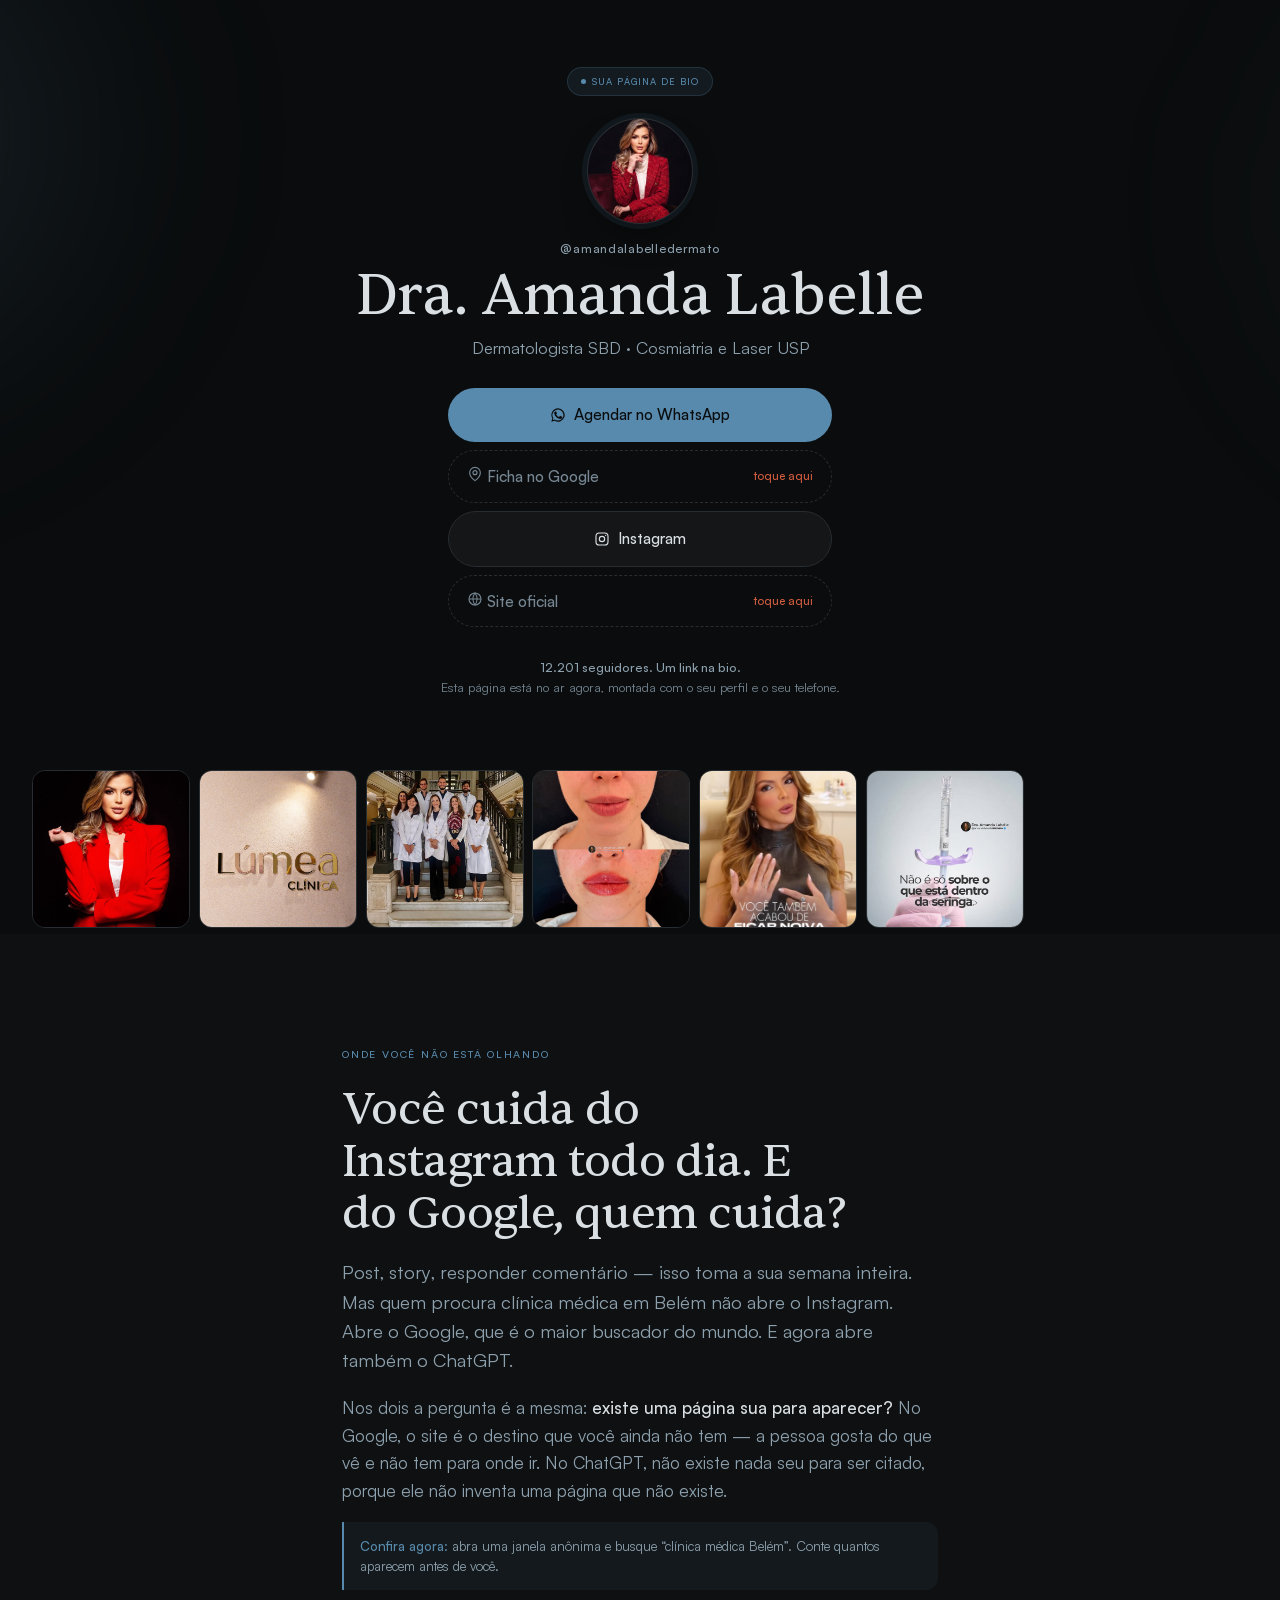
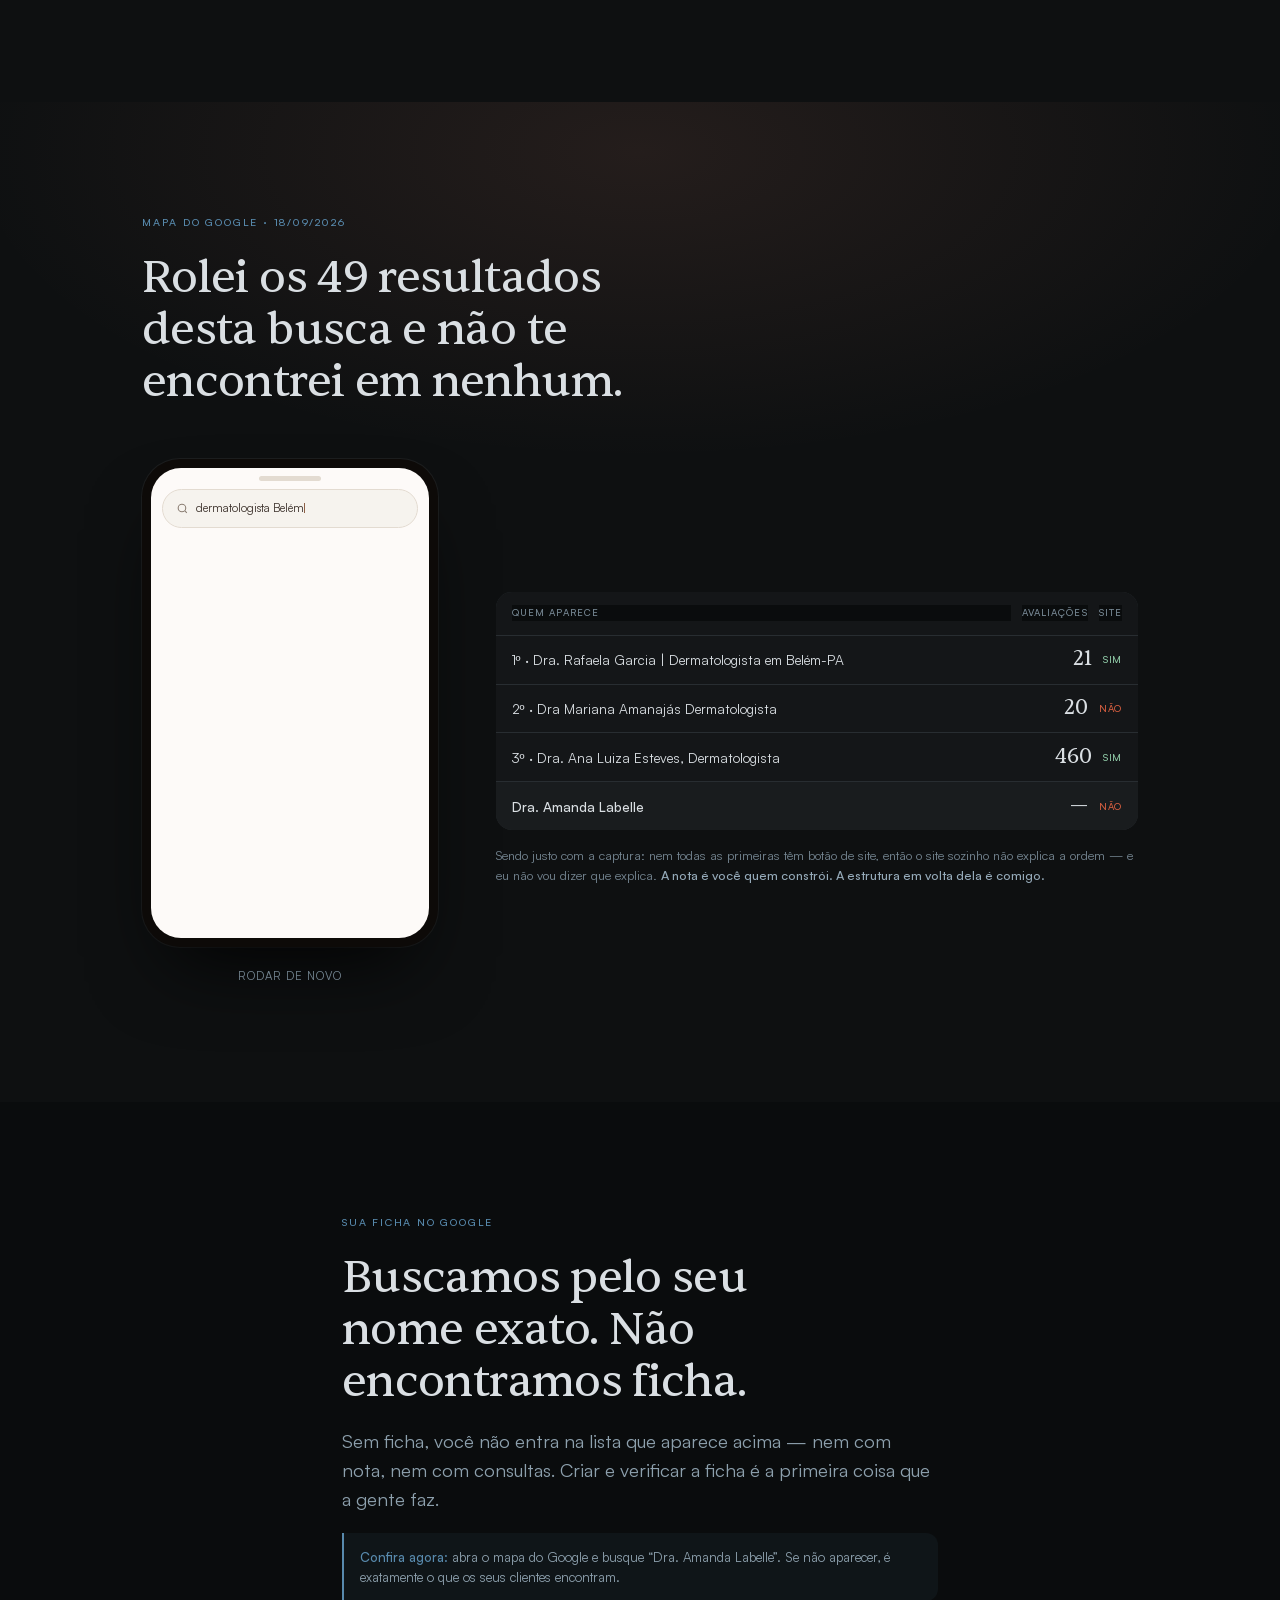
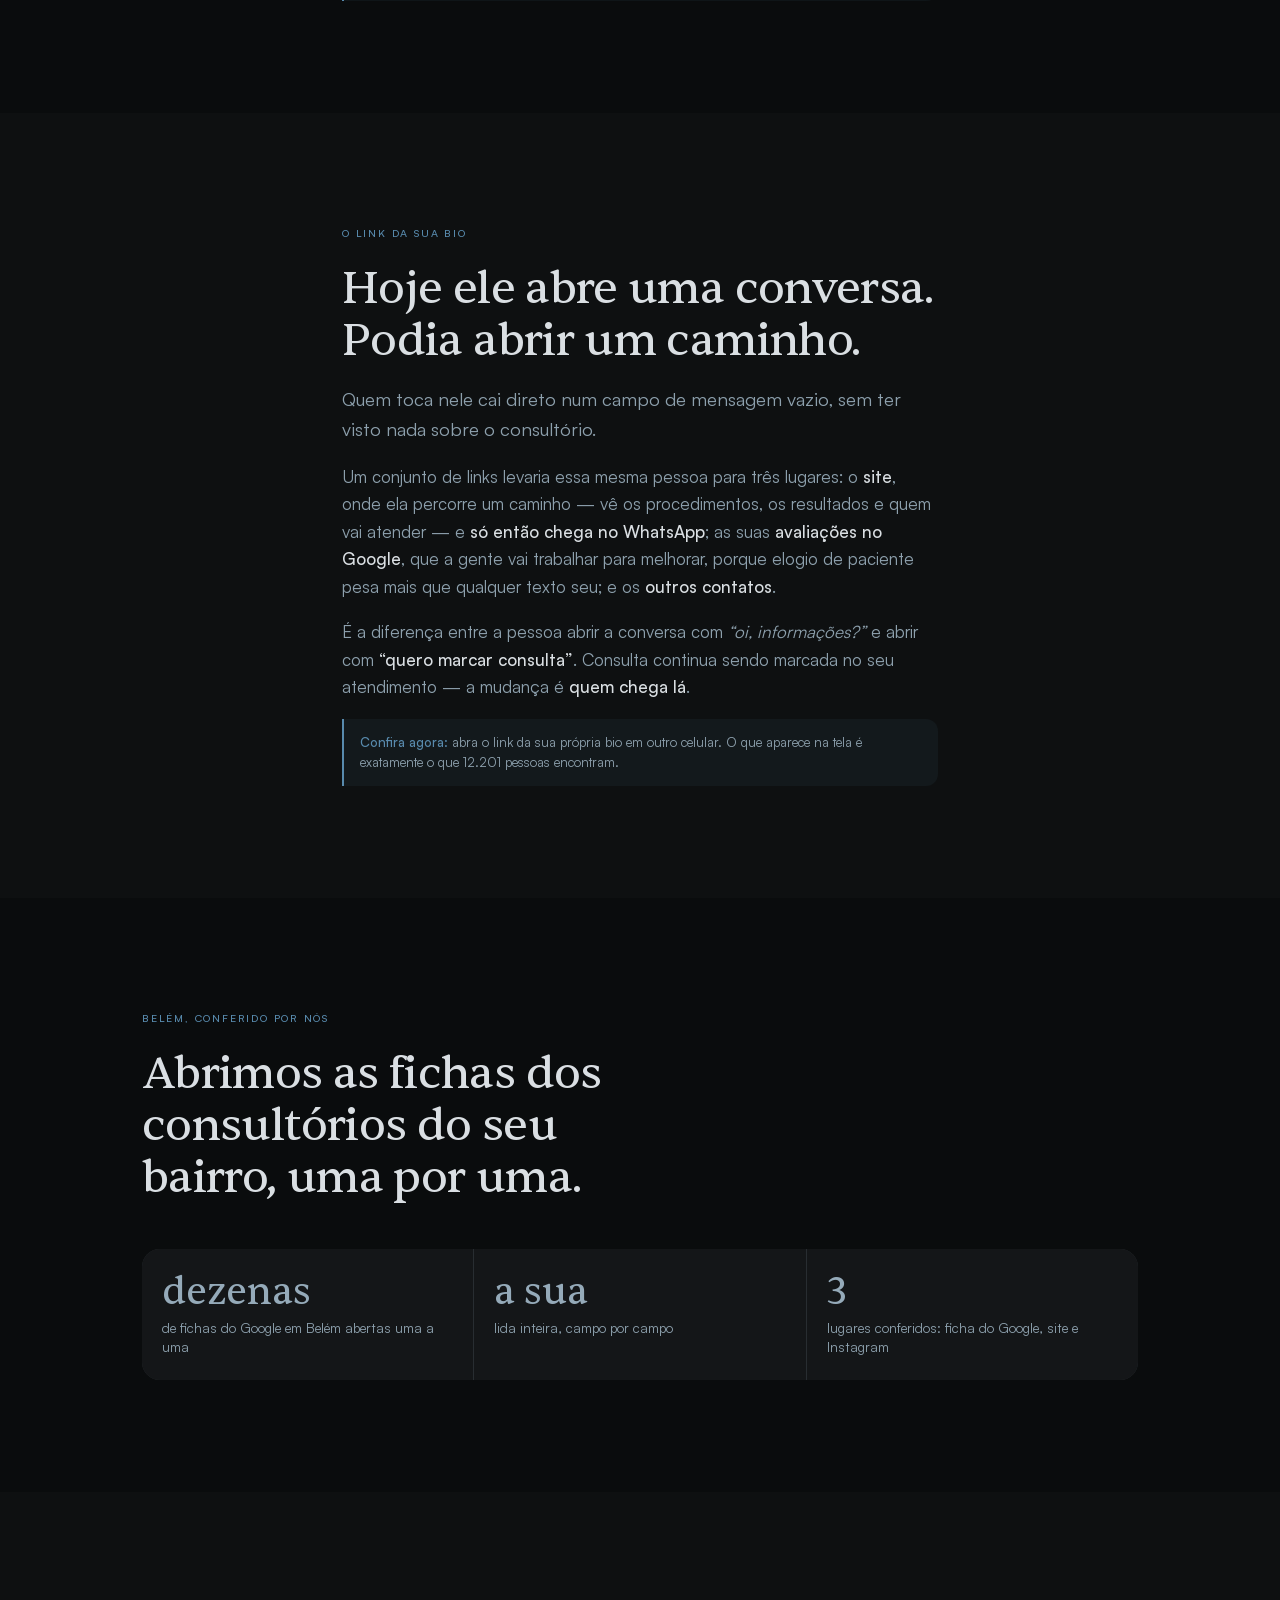
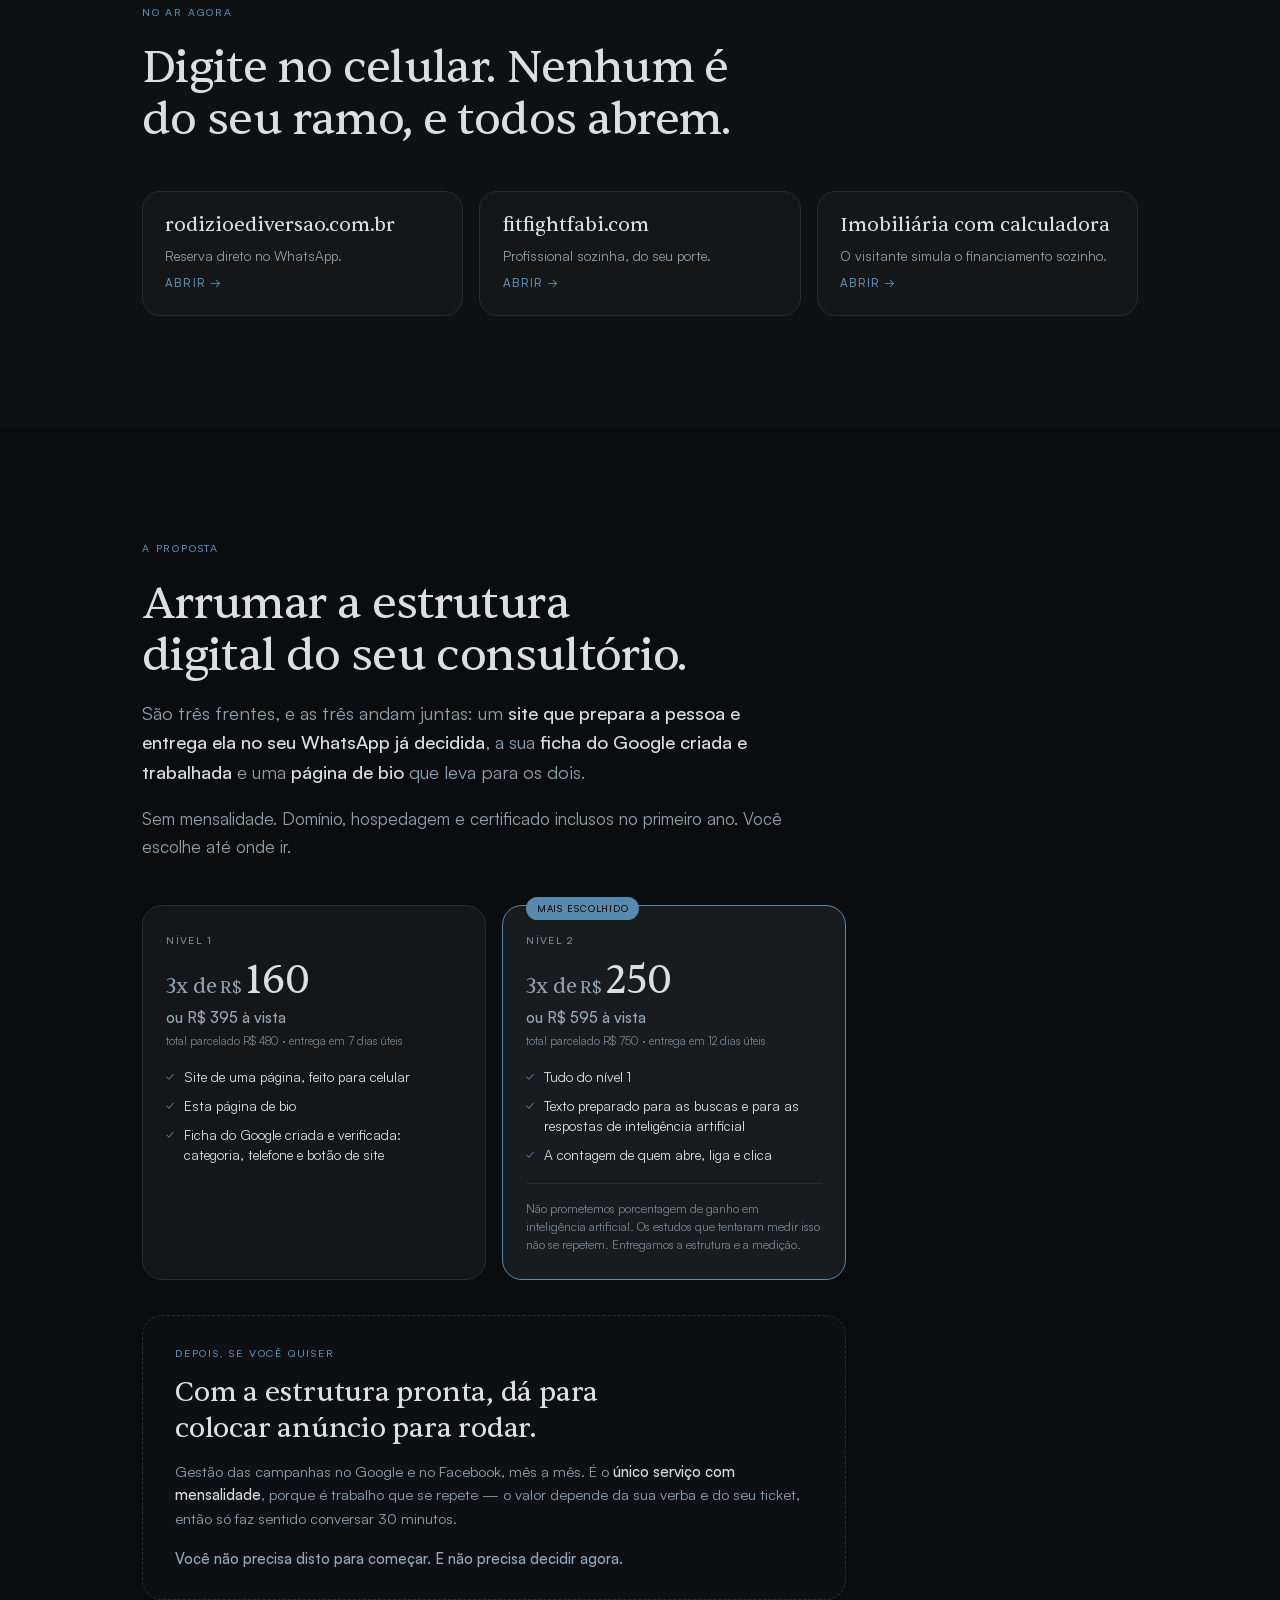
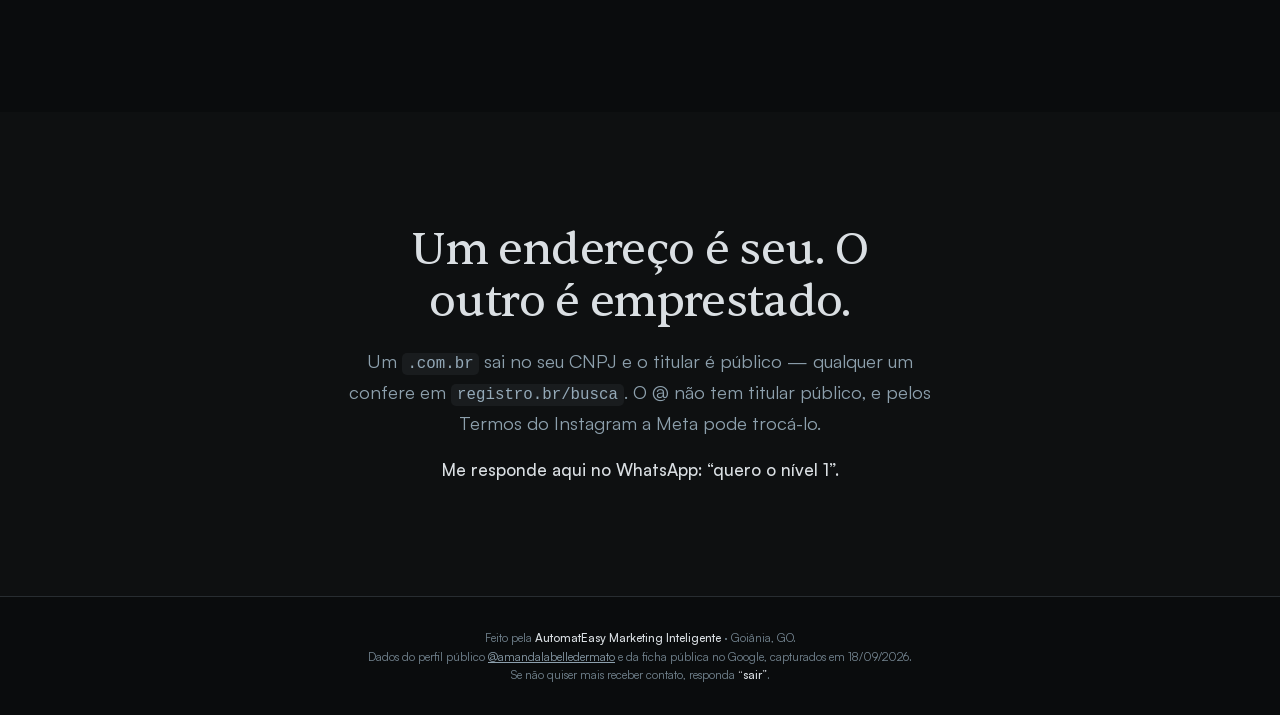
<file: amandalabelledermato/index.html>
<!doctype html>
<html lang="pt-BR" data-slug="amandalabelledermato">
<head>
<meta charset="utf-8">
<meta name="viewport" content="width=device-width, initial-scale=1, viewport-fit=cover">
<title>Auditoria técnica — Dra. Amanda Labelle</title>
<meta name="robots" content="noindex, nofollow">
<meta name="description" content="O que a ficha do Google e o Instagram de Dra. Amanda Labelle mostram hoje, conferido item por item pela AutomatEasy.">
<meta name="theme-color" content="#0a0c0d">

<!-- A prévia do link. Sem isto a peça chega no WhatsApp como três linhas de texto
     cinza — foi o que aconteceu com a da Laryssa em 16/09/2026. O caminho da capa
     PRECISA ser absoluto: o raspador do WhatsApp não resolve caminho relativo. -->
<meta property="og:type" content="website">
<meta property="og:locale" content="pt_BR">
<meta property="og:site_name" content="AutomatEasy">
<meta property="og:title" content="Auditoria técnica — Dra. Amanda Labelle">
<meta property="og:description" content="O que a ficha do Google e o Instagram de Dra. Amanda Labelle mostram hoje, conferido item por item pela AutomatEasy.">
<meta property="og:url" content="https://automateasy-amandalabelledermato.netlify.app/">
<meta property="og:image" content="https://automateasy-amandalabelledermato.netlify.app/img/capa.png">
<meta property="og:image:type" content="image/png">
<meta property="og:image:width" content="2400">
<meta property="og:image:height" content="1260">
<meta property="og:image:alt" content="Auditoria técnica — Dra. Amanda Labelle">
<meta name="twitter:card" content="summary_large_image">
<meta name="twitter:title" content="Auditoria técnica — Dra. Amanda Labelle">
<meta name="twitter:description" content="O que a ficha do Google e o Instagram de Dra. Amanda Labelle mostram hoje, conferido item por item pela AutomatEasy.">
<meta name="twitter:image" content="https://automateasy-amandalabelledermato.netlify.app/img/capa.png">
<link rel="stylesheet" href="fontes.css">
<link rel="preload" as="font" type="font/woff2" crossorigin href="fontes/SIH66VPT4WS2HIF5PEJNDU4INNUF54LG.woff2">
<link rel="preload" as="font" type="font/woff2" crossorigin href="fontes/KFIAZD4RUMEZIYV6FQ3T3GP5PDBDB6JY.woff2">
<style>
:root{
  /* Paleta escura derivada da medicao original (measure-colors --k 8), nao invertida:
     mantive a familia quente (marrom/pele) e reconstrui luminancia para fundo escuro. */
  --bg:#0a0c0d;              /* quase-preto QUENTE, nunca #000 */
  --bg-alt:#0e1011;          /* faixa alternada */
  --surface:#141618;         /* cartao */
  --surface-2:#191c1e;       /* cartao elevado */
  --ink:#dadfe3;             /* texto claro quente, nunca #fff */
  --muted:#8da0ad;
  --dim:#768793;             /* 4,5:1 sobre o fundo — legivel em corpo pequeno */
  --hair:#282d31;
  --accent:#588aad;          /* acento clareado p/ contraste em fundo escuro */
  --accent-soft:#95aab9;
  --alert:#d25d3f;
  --ok:#8fc9a6;
  --skin:#e6bfa6;
  --shadow:0 32px 64px -28px rgba(0,0,0,.72);
  --shadow-sm:0 12px 28px -14px rgba(0,0,0,.6);
  --serif:"Sentient",Georgia,"Times New Roman",serif;
  --sans:"Satoshi",-apple-system,BlinkMacSystemFont,"Segoe UI",sans-serif;
  --pad:clamp(1.15rem,5vw,2rem);
}
*{box-sizing:border-box}
html{-webkit-text-size-adjust:100%}
body{
  margin:0;background:var(--bg);color:var(--ink);
  font-family:var(--sans);font-size:1.0625rem;line-height:1.62;
  -webkit-font-smoothing:antialiased;overflow-x:hidden;
}
img{max-width:100%;display:block}
a{color:inherit}

.wrap{width:100%;max-width:1060px;margin:0 auto;padding-inline:var(--pad)}
.narrow{max-width:660px}
section{position:relative;padding-block:clamp(3.4rem,10vw,7rem)}
.alt{background:var(--bg-alt)}

/* ---------- tipografia ---------- */
h1,h2,h3{font-family:var(--serif);font-weight:400;letter-spacing:-.014em;line-height:1.1;
  margin:0;text-wrap:balance}
h1{font-size:clamp(2.1rem,8.8vw,3.6rem)}
h2{font-size:clamp(1.75rem,6.2vw,2.85rem);line-height:1.14}
h3{font-size:clamp(1.05rem,3.3vw,1.3rem);line-height:1.28;letter-spacing:-.008em}
p{margin:0 0 1.05em}
p:last-child{margin-bottom:0}
strong{font-weight:500;color:var(--ink)}

.kicker{font-size:.66rem;font-weight:500;letter-spacing:.17em;text-transform:uppercase;
  color:var(--accent);margin:0 0 1.3rem}
.lede{font-size:clamp(1rem,2.3vw,1.16rem);color:var(--muted);line-height:1.58}
.fine{font-size:.79rem;line-height:1.58;color:var(--dim)}
em.hl{font-style:normal;color:var(--accent-soft)}

/* ---------- hero ---------- */
.hero{position:relative;padding-top:clamp(2.2rem,8vw,4rem);
  padding-bottom:clamp(2.6rem,8vw,4.5rem);text-align:center;overflow:hidden}
.hero .aurora{position:absolute;inset:-26% -12% auto;height:min(720px,88vh);z-index:0;pointer-events:none}
.aurora::before,.aurora::after{content:"";position:absolute;border-radius:50%;filter:blur(86px)}
.aurora::before{width:96vw;height:96vw;max-width:760px;max-height:760px;top:-6%;left:-24%;
  background:radial-gradient(circle,rgba(88,138,173,.17),rgba(88,138,173,0) 64%)}
.aurora::after{width:84vw;height:84vw;max-width:660px;max-height:660px;top:10%;right:-26%;
  background:radial-gradient(circle,rgba(149,170,185,.10),rgba(149,170,185,0) 66%)}
.hero>*:not(.aurora){position:relative;z-index:1}

.selo{display:inline-flex;align-items:center;gap:.4rem;font-size:.58rem;font-weight:500;
  white-space:nowrap;letter-spacing:.11em;text-transform:uppercase;color:var(--accent);
  background:rgba(88,138,173,.12);border:1px solid rgba(88,138,173,.22);
  border-radius:999px;padding:.4rem .8rem;margin-bottom:1.4rem}
.selo b{width:5px;height:5px;border-radius:50%;background:var(--accent);flex:none}

.avatar{width:clamp(80px,23vw,104px);height:auto;aspect-ratio:1;  /* height:auto — senao o
  atributo height do HTML vira hint de apresentacao e anula o aspect-ratio */
  border-radius:50%;margin:0 auto 1rem;object-fit:cover;background:var(--surface);
  box-shadow:0 0 0 1px var(--hair),0 0 0 6px rgba(88,138,173,.10),0 18px 40px -18px rgba(0,0,0,.8)}
.handle{font-size:.76rem;letter-spacing:.06em;color:var(--muted);margin:0 0 .35rem;font-weight:500}
.hero h1{margin-bottom:.5rem}
.hero .bio{max-width:25rem;margin:0 auto;color:var(--muted);
  font-size:clamp(.92rem,3.5vw,1.0425rem);line-height:1.52;text-wrap:pretty}
.hero .local{margin-top:.45rem;font-size:.76rem;color:var(--dim);letter-spacing:.02em}

/* ---------- botoes do multi-link ---------- */
.links{display:flex;flex-direction:column;gap:.5rem;max-width:24rem;margin:1.7rem auto 0}
.btn{display:flex;align-items:center;justify-content:center;gap:.5rem;
  padding:.9rem 1rem;border-radius:999px;text-decoration:none;
  font-family:var(--sans);font-weight:500;font-size:clamp(.875rem,3.4vw,.97rem);
  white-space:nowrap;                     /* nunca quebra em 2 linhas e descola o icone */
  transition:transform .3s cubic-bezier(.2,.7,.3,1),background .3s,border-color .3s,color .3s}
.btn svg{width:16px;height:16px;flex:none}
.btn-primary{background:var(--accent);color:#0a0c0d;font-weight:500}
.btn-ghost{background:var(--surface);color:var(--ink);border:1px solid var(--hair)}
@media (hover:hover){
  .btn:hover{transform:translateY(-2px)}
  .btn-primary:hover{background:var(--accent-soft)}
  .btn-ghost:hover{border-color:var(--accent);color:var(--accent-soft)}
}
.btn:active{transform:translateY(0)}

/* botao que carrega um dado a direita */
.btn-dado{justify-content:space-between;gap:.5rem;padding-inline:1.1rem}
.btn-dado .lbl{display:flex;align-items:center;gap:.5rem;min-width:0;flex:0 1 auto;overflow:hidden}
.btn-dado .lbl span{overflow:hidden;text-overflow:ellipsis;min-width:0}
.btn-dado .val{flex:0 0 auto}
.btn-dado .val{font-size:.76rem;color:var(--muted);font-weight:400;flex:none}
.btn-dado .val b{color:var(--accent-soft);font-weight:500}
.estrela{color:#e8b25f}

/* botao do site que ela ainda nao tem */
.btn-vazio{border:1px dashed var(--hair);background:transparent;color:var(--dim);width:100%;
  cursor:pointer;justify-content:space-between;padding-inline:1.1rem}
.btn-vazio .val{font-size:.72rem;color:var(--alert);font-weight:500}
@media (hover:hover){.btn-vazio:hover{border-color:var(--alert);color:var(--muted)}}
.revelo{max-width:24rem;margin:.5rem auto 0;background:rgba(232,145,122,.07);
  border:1px solid rgba(232,145,122,.22);border-radius:16px;padding:.95rem 1.05rem;
  text-align:left;display:none}
.revelo.abre{display:block;animation:cai .42s cubic-bezier(.2,.7,.3,1)}
@keyframes cai{from{opacity:0;transform:translateY(-6px)}to{opacity:1;transform:none}}
.revelo p{font-size:.81rem;line-height:1.52;margin:0;color:var(--ink)}
.revelo p+p{margin-top:.45rem;color:var(--muted)}
.revelo a{color:var(--accent);font-weight:500;text-underline-offset:3px}

.hero-note{margin:1.9rem auto 0;max-width:26rem;font-size:.79rem;line-height:1.58;color:var(--dim)}
.hero-note strong{color:var(--muted);font-weight:500}

.rule{height:1px;background:var(--hair);border:0;margin:0}

/* ---------- galeria ---------- */
.strip{display:flex;gap:.55rem;overflow-x:auto;padding:0 var(--pad) .4rem;scrollbar-width:none;
  scroll-snap-type:x mandatory;-webkit-overflow-scrolling:touch}
.strip::-webkit-scrollbar{display:none}
.strip a{flex:none;width:33vw;max-width:158px;aspect-ratio:1;border-radius:13px;overflow:hidden;
  scroll-snap-align:center;border:1px solid var(--hair)}
.strip img{width:100%;height:100%;object-fit:cover;transition:transform .5s cubic-bezier(.2,.7,.3,1)}
@media (hover:hover){.strip a:hover img{transform:scale(1.05)}}

/* ---------- o corte ---------- */
.cut{background:var(--bg-alt);overflow:hidden}
.cut::before{content:"";position:absolute;top:-30%;left:50%;transform:translateX(-50%);
  width:120%;height:70%;pointer-events:none;
  background:radial-gradient(ellipse at center,rgba(232,145,122,.10),transparent 62%)}
.cut>*{position:relative}

.phone-block{display:grid;gap:clamp(1.8rem,6vw,3.2rem);align-items:center;margin-top:clamp(2.2rem,7vw,3.2rem)}
@media(min-width:880px){.phone-block{grid-template-columns:minmax(0,296px) 1fr;gap:3.6rem}}
.phone{width:min(296px,84vw);margin:0 auto;background:#0d0a08;border-radius:38px;padding:9px;
  box-shadow:0 40px 80px -30px rgba(0,0,0,.9),0 0 0 1px rgba(255,255,255,.06)}
.screen{background:#fdfaf8;color:#372c26;  /* a tela do Google e clara: nao inverter */
  border-radius:30px;overflow:hidden;min-height:min(470px,132vw);display:flex;flex-direction:column}
.notch{height:21px;display:flex;align-items:center;justify-content:center;flex:none}
.notch i{width:62px;height:5px;border-radius:99px;background:#e3dbd1}
.sbar{margin:0 11px 9px;background:#f6f3ee;border:1px solid #e3dbd1;border-radius:999px;
  padding:.55rem .8rem;display:flex;align-items:center;gap:.45rem;flex:none}
.sbar svg{width:13px;height:13px;flex:none;color:#8a7d72}
/* a fonte encolhe com a tela porque o termo varia muito de tamanho:
   "endocrinologista Nova Suica Goiania" tem 35 caracteres contra 21 de
   "dermatologista Goiania". Com tamanho fixo o fim do termo era comido pelo
   overflow em 320px, sem reticencia e sem aviso. min-width:0 e obrigatorio:
   sem ele o item flex se recusa a encolher abaixo do conteudo. */
.sbar span{font-size:clamp(.48rem,2.5vw,.73rem);color:#372c26;white-space:nowrap;
  overflow:hidden;min-width:0}
.caret{display:inline-block;width:1px;height:.85em;background:#8d6047;vertical-align:-.1em;
  animation:blink 1s steps(2,start) infinite}
@keyframes blink{to{visibility:hidden}}
.results{flex:1;overflow:visible;padding:0 11px 16px}
.res{display:flex;gap:.55rem;align-items:flex-start;padding:.68rem 0;border-top:1px solid #ece5dc;
  opacity:0;transform:translateY(10px)}
.res.in{opacity:1;transform:none;transition:opacity .5s ease,transform .5s cubic-bezier(.2,.7,.3,1)}
.res-body{min-width:0;flex:1}
.res-name{font-size:.77rem;font-weight:500;line-height:1.25;margin:0 0 .12rem;color:#372c26}
.res-meta{font-size:.67rem;color:#6f635a;line-height:1.38;margin:0}
.stars{color:#e8a13a;letter-spacing:-.05em}
.tag-web{font-size:.56rem;font-weight:500;letter-spacing:.06em;text-transform:uppercase;
  color:#2f6b4f;background:#e4f0e8;border-radius:99px;padding:.2rem .48rem;flex:none;margin-top:.1rem}
.res-absent{border:1px dashed #b5442a;border-radius:12px;padding:.7rem .78rem;margin-top:.85rem;
  background:rgba(181,68,42,.06);opacity:0;transform:translateY(10px)}
.res-absent.in{opacity:1;transform:none;
  transition:opacity .6s ease .1s,transform .6s cubic-bezier(.2,.7,.3,1) .1s}
.res-absent p{margin:0;font-size:.69rem;line-height:1.42;color:#a83e24;font-weight:500}
.res-absent .who{font-size:.77rem;font-weight:500;color:#372c26;margin-bottom:.12rem}
.replay{margin:.9rem auto 0;display:block;background:none;border:0;cursor:pointer;
  font-family:var(--sans);font-size:.72rem;letter-spacing:.09em;text-transform:uppercase;
  color:var(--dim);padding:.4rem}
.replay:hover{color:var(--accent)}

/* ---------- placar ---------- */
.score{display:grid;gap:1px;background:var(--hair);border-radius:16px;overflow:hidden;margin-top:1.8rem}
.score-row{display:grid;grid-template-columns:1fr auto auto;gap:.7rem;align-items:center;
  background:var(--surface);padding:.85rem 1rem}
.score-row.you{background:var(--surface-2)}
.score-who{font-size:.85rem;font-weight:400;line-height:1.3;min-width:0}
.score-n{font-family:var(--serif);font-size:1.3rem;line-height:1;text-align:right}
.score-web{font-size:.6rem;font-weight:500;letter-spacing:.06em;text-transform:uppercase;
  text-align:right;white-space:nowrap}
.yes{color:var(--ok)}.no{color:var(--alert)}
.score-head{font-size:.6rem;letter-spacing:.11em;text-transform:uppercase;color:var(--dim);
  font-weight:500;text-align:right;background:var(--bg)!important}
.score-head:first-child{text-align:left}

/* ---------- auditoria ---------- */
.audit{display:grid;gap:clamp(1.8rem,6vw,2.8rem);margin-top:clamp(2.2rem,7vw,3.2rem)}
@media(min-width:880px){.audit{grid-template-columns:minmax(0,336px) 1fr;gap:3.2rem;align-items:start}}
.shot{border-radius:18px;overflow:hidden;box-shadow:var(--shadow);background:var(--surface);
  border:1px solid var(--hair);margin:0}
.shot img{width:100%}
.shot figcaption{font-size:.71rem;color:var(--dim);padding:.65rem .85rem;
  border-top:1px solid var(--hair);line-height:1.5}
.finds{list-style:none;margin:0;padding:0;display:grid;gap:1px;background:var(--hair);
  border-radius:16px;overflow:hidden}
.finds li{background:var(--surface);padding:1.1rem 1.15rem;display:grid;
  grid-template-columns:auto 1fr;gap:.85rem;align-items:start}
.finds .n{font-family:var(--serif);font-size:1rem;color:var(--alert);line-height:1.35;width:1.3em}
.finds h3{font-size:.97rem;margin-bottom:.28rem;font-family:var(--sans);font-weight:500;
  letter-spacing:0;line-height:1.35;color:var(--ink)}
.finds p{font-size:.85rem;color:var(--muted);line-height:1.52;margin:0}
/* overflow-wrap:anywhere e obrigatorio: telefone quebra sozinho, mas endereco
   como sites.google.com/view/drlucasfreitas e uma palavra so de 38 caracteres
   e estourava a caixa em 320px, sem reticencia e sem aviso. */
code{font-family:ui-monospace,SFMono-Regular,Menlo,monospace;font-size:.85em;
  background:var(--surface-2);padding:.12em .36em;border-radius:5px;color:var(--accent-soft);
  overflow-wrap:anywhere;word-break:break-word}

/* ---------- blocos de argumento ---------- */
.confira{font-size:.82rem;line-height:1.55;color:var(--muted);margin-top:1.1rem;
  background:rgba(88,138,173,.07);border-left:2px solid var(--accent);
  border-radius:0 12px 12px 0;padding:.85rem 1rem}
.confira b{color:var(--accent);font-weight:500}
.cita{margin:1.2rem 0;padding:1rem 1.15rem;background:var(--surface);border:1px solid var(--hair);
  border-radius:14px;font-family:var(--serif);font-size:1.02rem;line-height:1.45;color:var(--ink)}
.cita cite{display:block;margin-top:.6rem;font-family:var(--sans);font-style:normal;
  font-size:.71rem;color:var(--dim);line-height:1.45}

/* ---------- numeros ---------- */
.stats{display:grid;gap:1px;background:var(--hair);border-radius:18px;overflow:hidden;
  margin-top:clamp(2rem,6vw,2.8rem)}
@media(min-width:640px){.stats{grid-template-columns:repeat(3,1fr)}}
.stat{background:var(--surface);padding:1.5rem 1.25rem}
.stat .v{font-family:var(--serif);font-size:2.4rem;line-height:1;margin-bottom:.4rem;color:var(--accent-soft)}
.stat .l{font-size:.85rem;color:var(--muted);line-height:1.42;margin:0}
.stat .src{font-size:.68rem;color:var(--dim);margin-top:.5rem;line-height:1.4}

/* ---------- portfolio ---------- */
.works{display:grid;gap:1rem;margin-top:clamp(2rem,6vw,2.8rem)}
@media(min-width:760px){.works{grid-template-columns:repeat(3,1fr)}}
.work{background:var(--surface);border:1px solid var(--hair);border-radius:18px;padding:1.4rem;
  text-decoration:none;display:flex;flex-direction:column;gap:.5rem;
  transition:transform .35s cubic-bezier(.2,.7,.3,1),border-color .35s,background .35s}
@media (hover:hover){.work:hover{transform:translateY(-3px);border-color:var(--accent);background:var(--surface-2)}}
.work .t{font-family:var(--serif);font-size:clamp(1rem,4.2vw,1.2rem);line-height:1.22;
  color:var(--ink);overflow-wrap:anywhere}
.work .d{font-size:.85rem;color:var(--muted);line-height:1.48;flex:1}
.work .go{font-size:.72rem;letter-spacing:.09em;text-transform:uppercase;color:var(--accent);
  font-weight:500}

/* ---------- planos ---------- */
.plans{display:grid;gap:1rem;margin-top:clamp(2rem,6vw,2.8rem)}
@media(min-width:760px){.plans{grid-template-columns:repeat(2,1fr);align-items:stretch;max-width:44rem;margin-inline:0}}
.plan{background:var(--surface);border:1px solid var(--hair);border-radius:20px;
  padding:1.6rem 1.45rem;display:flex;flex-direction:column}
.plan.pick{border-color:var(--accent);background:var(--surface-2);position:relative}
.plan.pick::before{content:"mais escolhido";position:absolute;top:-.6rem;left:1.45rem;
  background:var(--accent);color:#0a0c0d;font-size:.6rem;font-weight:500;letter-spacing:.09em;
  text-transform:uppercase;padding:.26rem .66rem;border-radius:99px}
.plan .lvl{font-size:.65rem;font-weight:500;letter-spacing:.13em;text-transform:uppercase;
  color:var(--dim);margin-bottom:.8rem}
.plan .price{font-family:var(--serif);font-size:clamp(2rem,7vw,2.5rem);line-height:1;
  margin-bottom:.3rem;color:var(--ink);display:flex;align-items:baseline;gap:.2rem;flex-wrap:wrap}
.plan .price .x{font-size:.52em;color:var(--muted)}
.plan .price .cif{font-size:.44em;color:var(--muted)}
.plan .avista{font-size:.95rem;color:var(--accent-soft);font-weight:500;margin-bottom:.15rem}
.plan .avista b{font-weight:500}
.plan .total{font-size:.7rem;color:var(--dim);margin-bottom:1.1rem;line-height:1.45}
.plan .price small{font-size:1.05rem;color:var(--muted)}
.plan .once{font-size:.73rem;color:var(--accent);margin-bottom:1.2rem;font-weight:500}
.plan ul{list-style:none;margin:0;padding:0;display:grid;gap:.55rem;flex:1;align-content:start}
.plan li{font-size:.85rem;line-height:1.48;display:grid;grid-template-columns:auto 1fr;gap:.55rem;
  align-items:start;color:var(--ink)}
.plan li.off{color:var(--dim)}
.plan li i{font-style:normal;color:var(--accent);font-size:.9em;line-height:1.5}
.plan li.off i{color:#4a3d34}
.plan .nota{font-size:.75rem;color:var(--dim);line-height:1.5;margin-top:1.1rem;
  padding-top:1rem;border-top:1px solid var(--hair)}

.upsell{margin-top:clamp(1.6rem,5vw,2.2rem);border:1px dashed var(--hair);border-radius:20px;
  padding:1.5rem 1.4rem;max-width:44rem;background:rgba(88,138,173,.04)}
@media(min-width:760px){.upsell{padding:1.8rem 2rem}}

/* ---------- fechamento ---------- */
.close{text-align:center}
.foot{border-top:1px solid var(--hair);padding-block:2rem;text-align:center}
.foot p{font-size:.73rem;color:var(--dim);line-height:1.6;max-width:34rem;margin:0 auto}
.foot a{color:var(--muted)}

/* ---------- tela estreita de verdade (inclui zoom de texto) ---------- */
.so-larga{display:inline}
@media(max-width:361px){
  .so-larga{display:none}                    /* vira so "Avaliacoes" */
  .btn{padding-inline:.85rem;gap:.4rem}
  .btn-dado .val{font-size:.72rem}
  .score-row{grid-template-columns:1fr auto auto;gap:.5rem;padding:.75rem .7rem}
  .score-who{font-size:.79rem}
  .score-n{font-size:1.15rem}
  .plan,.upsell{padding:1.25rem 1.1rem}
  .stat{padding:1.25rem 1rem}
  .finds li{padding:.95rem .9rem;gap:.7rem}
  .res-name{font-size:.74rem}
  .res-meta{font-size:.64rem}
}

/* ---------- reveal ---------- */
.rv{opacity:0;transform:translateY(16px)}
.rv.in{opacity:1;transform:none;transition:opacity .7s ease,transform .7s cubic-bezier(.2,.7,.3,1)}
@media(prefers-reduced-motion:reduce){
  .rv,.res,.res-absent{opacity:1!important;transform:none!important;transition:none!important}
  .caret{animation:none}
}
</style>
</head>
<body>

<header class="hero">
  <div class="aurora" aria-hidden="true"></div>
  <div class="wrap">
    <span class="selo"><b></b>Sua página de bio</span>
    <img class="avatar" src="img/perfil.jpg" alt="Dra. Amanda Labelle" width="104" height="104">
    <p class="handle">@amandalabelledermato</p>
    <h1>Dra. Amanda Labelle</h1>
    <p class="bio">Dermatologista SBD · Cosmiatria e Laser USP</p>

    <nav class="links">
      <a class="btn btn-primary" href="https://wa.me/5591992858880" target="_blank" rel="noopener">
        <svg viewBox="0 0 24 24" fill="currentColor" aria-hidden="true"><path d="M17.5 14.4c-.3-.2-1.7-.9-2-1-.3-.1-.5-.2-.7.1-.2.3-.7 1-.9 1.2-.2.2-.3.2-.6.1-.3-.2-1.2-.5-2.3-1.4-.9-.8-1.4-1.7-1.6-2-.2-.3 0-.5.1-.6l.5-.5c.1-.2.2-.3.3-.5 0-.2 0-.4 0-.5 0-.2-.7-1.6-.9-2.2-.2-.6-.5-.5-.7-.5h-.6c-.2 0-.5.1-.8.4-.3.3-1 1-1 2.5s1.1 2.9 1.2 3.1c.2.2 2.1 3.2 5.1 4.5.7.3 1.3.5 1.7.6.7.2 1.4.2 1.9.1.6-.1 1.7-.7 2-1.4.2-.7.2-1.2.2-1.4-.1-.1-.3-.2-.6-.3M12 2a10 10 0 0 0-8.6 15L2 22l5.1-1.3A10 10 0 1 0 12 2m0 18.2c-1.6 0-3.2-.4-4.5-1.2l-.3-.2-3 .8.8-3-.2-.3a8.2 8.2 0 1 1 7.2 4z"/></svg>
        Agendar no WhatsApp
      </a>

      <button class="btn btn-vazio" id="btn-gmb" type="button" aria-expanded="false" aria-controls="sem-gmb">
        <span class="lbl">
          <svg viewBox="0 0 24 24" fill="none" stroke="currentColor" stroke-width="1.7" aria-hidden="true"><path d="M20 10c0 6-8 12-8 12s-8-6-8-12a8 8 0 0 1 16 0z"/><circle cx="12" cy="10" r="3"/></svg>
          <span>Ficha no Google</span>
        </span>
        <span class="val">toque aqui</span>
      </button>
      <a class="btn btn-ghost" href="https://instagram.com/amandalabelledermato" target="_blank" rel="noopener">
        <svg viewBox="0 0 24 24" fill="none" stroke="currentColor" stroke-width="1.7" aria-hidden="true"><rect x="3" y="3" width="18" height="18" rx="5"/><circle cx="12" cy="12" r="4"/><circle cx="17.5" cy="6.5" r="1" fill="currentColor" stroke="none"/></svg>
        Instagram
      </a>

      <button class="btn btn-vazio" id="btn-site" type="button" aria-expanded="false" aria-controls="sem-site">
        <span class="lbl">
          <svg viewBox="0 0 24 24" fill="none" stroke="currentColor" stroke-width="1.7" aria-hidden="true"><circle cx="12" cy="12" r="9"/><path d="M3 12h18M12 3a15 15 0 0 1 0 18a15 15 0 0 1 0-18z"/></svg>
          <span>Site oficial</span>
        </span>
        <span class="val">toque aqui</span>
      </button>
    </nav>

    <div class="revelo" id="sem-site" role="region" aria-labelledby="btn-site">
      <p><strong>Este botão também não abre nada.</strong></p>
      <p>É o que a gente veio resolver. <a href="#busca">Role e veja por quê →</a></p>
    </div>

    <div class="revelo" id="sem-gmb" role="region" aria-labelledby="btn-gmb">
      <p><strong>Você ainda não tem ficha no Google.</strong></p>
      <p>Buscamos pelo seu nome exato em 18/09/2026 e não encontramos. Sem ficha,
         você não aparece na lista que as pessoas abrem para escolher.
         <a href="#busca">Veja a lista →</a></p>
    </div>

    <p class="hero-note">
      <strong>12.201 seguidores. Um link na bio.</strong><br>
      Esta página está no ar agora, montada com o seu perfil e o seu telefone.
    </p>
  </div>
</header>

<div class="strip" aria-label="Últimas publicações">
  <a href="https://www.instagram.com/amandalabelledermato/" target="_blank" rel="noopener"><img src="img/post1.jpg" alt="Publicação de Dra. Amanda Labelle" loading="lazy"></a>
  <a href="https://www.instagram.com/amandalabelledermato/" target="_blank" rel="noopener"><img src="img/post2.jpg" alt="Publicação de Dra. Amanda Labelle" loading="lazy"></a>
  <a href="https://www.instagram.com/amandalabelledermato/" target="_blank" rel="noopener"><img src="img/post3.jpg" alt="Publicação de Dra. Amanda Labelle" loading="lazy"></a>
  <a href="https://www.instagram.com/amandalabelledermato/" target="_blank" rel="noopener"><img src="img/post4.jpg" alt="Publicação de Dra. Amanda Labelle" loading="lazy"></a>
  <a href="https://www.instagram.com/amandalabelledermato/" target="_blank" rel="noopener"><img src="img/post5.jpg" alt="Publicação de Dra. Amanda Labelle" loading="lazy"></a>
  <a href="https://www.instagram.com/amandalabelledermato/" target="_blank" rel="noopener"><img src="img/post6.jpg" alt="Publicação de Dra. Amanda Labelle" loading="lazy"></a>
</div>

<section class="alt">
  <div class="wrap narrow rv">
    <p class="kicker">Onde você não está olhando</p>
    <h2>Você cuida do Instagram todo dia. E do Google, quem cuida?</h2>
    <p class="lede" style="margin-top:1.1rem">
      Post, story, responder comentário — isso toma a sua semana inteira. Mas quem procura
      clínica médica em Belém não abre o Instagram. Abre o Google, que é
      o maior buscador do mundo. E agora abre também o ChatGPT.
    </p>
    <p style="color:var(--muted);margin-top:1rem">
      Nos dois a pergunta é a mesma: <strong>existe uma página sua para aparecer?</strong>
      No Google, o site é o destino que você ainda não tem — a pessoa gosta do que vê e não
      tem para onde ir. No ChatGPT, não existe nada seu para ser citado, porque ele não
      inventa uma página que não existe.
    </p>
    <p class="confira">
      <b>Confira agora:</b> abra uma janela anônima e busque “clínica médica Belém”.
      Conte quantos aparecem antes de você.
    </p>
  </div>
</section>

<section class="cut" id="busca">
  <div class="wrap">
    <div class="narrow rv">
      <p class="kicker">Mapa do Google · 18/09/2026</p>
      <h2>Rolei os 49 resultados desta busca e não te encontrei em nenhum.</h2>
    </div>
    <div class="phone-block">
      <div>
        <div class="phone rv">
          <div class="screen">
            <div class="notch"><i></i></div>
            <div class="sbar">
              <svg viewBox="0 0 24 24" fill="none" stroke="currentColor" stroke-width="2"><circle cx="11" cy="11" r="7"/><path d="m20 20-3.5-3.5"/></svg>
              <span id="q"></span>
            </div>
            <div class="results" id="results">
              <div class="res">
                <div class="res-body">
                  <p class="res-name">Dra. Rafaela Garcia | Dermatologista em Belém-PA</p>
                  <p class="res-meta"><span class="stars">★★★★★</span> 5,0 (21)<br>Dermatologista · Tv. 14 de Março, 1155 - Térreo - Loja 1</p>
                </div>
                <span class="tag-web">Website</span>
              </div>
              <div class="res">
                <div class="res-body">
                  <p class="res-name">Dra Mariana Amanajás Dermatologista</p>
                  <p class="res-meta"><span class="stars">★★★★★</span> 5,0 (20)<br>Dermatologista · R. Municipalidade, 985</p>
                </div>
                
              </div>
              <div class="res">
                <div class="res-body">
                  <p class="res-name">Dra. Ana Luiza Esteves, Dermatologista</p>
                  <p class="res-meta"><span class="stars">★★★★★</span> 5,0 (460)<br>Dermatologista · Edifício Mirai Offices - R. Municipalida</p>
                </div>
                <span class="tag-web">Website</span>
              </div>
              <div class="res-absent" id="absent">
                <p class="who">Dra. Amanda Labelle</p>
                <p>Não aparece nesta tela.</p>
              </div>
            </div>
          </div>
        </div>
        <button class="replay" id="replay" type="button">rodar de novo</button>
      </div>

      <div class="rv">
        <div class="score" role="table" aria-label="Comparação na busca">
          <div class="score-row" role="row">
            <span class="score-head">Quem aparece</span>
            <span class="score-head">Avaliações</span>
            <span class="score-head">Site</span>
          </div>
          <div class="score-row" role="row">
            <span class="score-who">1º · Dra. Rafaela Garcia | Dermatologista em Belém-PA</span>
            <span class="score-n">21</span><span class="score-web yes">sim</span>
          </div>
          <div class="score-row" role="row">
            <span class="score-who">2º · Dra Mariana Amanajás Dermatologista</span>
            <span class="score-n">20</span><span class="score-web no">não</span>
          </div>
          <div class="score-row" role="row">
            <span class="score-who">3º · Dra. Ana Luiza Esteves, Dermatologista</span>
            <span class="score-n">460</span><span class="score-web yes">sim</span>
          </div>
          <div class="score-row you" role="row">
            <span class="score-who"><strong>Dra. Amanda Labelle</strong></span>
            <span class="score-n">—</span><span class="score-web no">não</span>
          </div>
        </div>
        <p class="fine" style="margin-top:1rem">Sendo justo com a captura: nem todas as primeiras têm botão de site, então o site sozinho não explica a ordem — e eu não vou dizer que explica. <strong style="color:var(--accent-soft)">A nota é você quem constrói. A estrutura em volta dela é comigo.</strong></p>
      </div>
    </div>
  </div>
</section>

<section>
  <div class="wrap narrow rv">
    <p class="kicker">Sua ficha no Google</p>
    <h2>Buscamos pelo seu nome exato. Não encontramos ficha.</h2>
    <p class="lede" style="margin-top:1.1rem">
      Sem ficha, você não entra na lista que aparece acima — nem com nota, nem com consultas.
      Criar e verificar a ficha é a primeira coisa que a gente faz.
    </p>
    <p class="confira">
      <b>Confira agora:</b> abra o mapa do Google e busque “Dra. Amanda Labelle”. Se não aparecer,
      é exatamente o que os seus clientes encontram.
    </p>
  </div>
</section>


<section class="alt">
  <div class="wrap narrow rv">
    <p class="kicker">O link da sua bio</p>
    <h2>Hoje ele abre uma conversa. Podia abrir um caminho.</h2>
    <p class="lede" style="margin-top:1.1rem">
      Quem toca nele cai direto num campo de mensagem vazio, sem ter visto nada sobre o consultório.
    </p>
    <p style="color:var(--muted);margin-top:1rem">
      Um conjunto de links levaria essa mesma pessoa para três lugares:
      o <strong>site</strong>, onde ela percorre um caminho — vê os procedimentos, os resultados e
      quem vai atender — e <strong>só então chega no WhatsApp</strong>;
      as suas <strong>avaliações no Google</strong>, que a gente vai trabalhar para melhorar,
      porque elogio de paciente pesa mais que qualquer texto seu;
      e os <strong>outros contatos</strong>.
    </p>
    <p style="color:var(--muted);margin-top:1rem">
      É a diferença entre a pessoa abrir a conversa com <em>“oi, informações?”</em> e abrir com
      <strong>“quero marcar consulta”</strong>. Consulta continua sendo
      marcada no seu atendimento — a mudança é <strong>quem chega lá</strong>.
    </p>
    <p class="confira">
      <b>Confira agora:</b> abra o link da sua própria bio em outro celular. O que aparece
      na tela é exatamente o que 12.201 pessoas encontram.
    </p>
  </div>
</section>

<section>
  <div class="wrap">
    <div class="narrow rv">
      <p class="kicker">Belém, conferido por nós</p>
      <h2>Abrimos as fichas dos consultórios do seu bairro, uma por uma.</h2>
    </div>
    <div class="stats rv">
      <div class="stat">
        <p class="v">dezenas</p>
        <p class="l">de fichas do Google em Belém abertas uma a uma</p>
      </div>
      <div class="stat">
        <p class="v">a sua</p>
        <p class="l">lida inteira, campo por campo</p>
      </div>
      <div class="stat">
        <p class="v">3</p>
        <p class="l">lugares conferidos: ficha do Google, site e Instagram</p>
      </div>
    </div>
  </div>
</section>

<section class="alt">
  <div class="wrap">
    <div class="narrow rv">
      <p class="kicker">No ar agora</p>
      <h2>Digite no celular. Nenhum é do seu ramo, e todos abrem.</h2>
    </div>
    <div class="works rv">
      <a class="work" href="https://rodizioediversao.com.br" target="_blank" rel="noopener">
        <span class="t">rodizioediversao.com.br</span>
        <span class="d">Reserva direto no WhatsApp.</span>
        <span class="go">abrir →</span>
      </a>
      <a class="work" href="https://fitfightfabi.com" target="_blank" rel="noopener">
        <span class="t">fitfightfabi.com</span>
        <span class="d">Profissional sozinha, do seu porte.</span>
        <span class="go">abrir →</span>
      </a>
      <a class="work" href="https://automateasy-portfolio-imobiliaria.netlify.app" target="_blank" rel="noopener">
        <span class="t">Imobiliária com calculadora</span>
        <span class="d">O visitante simula o financiamento sozinho.</span>
        <span class="go">abrir →</span>
      </a>
    </div>
  </div>
</section>

<section>
  <div class="wrap">
    <div class="narrow rv">
      <p class="kicker">A proposta</p>
      <h2>Arrumar a estrutura digital do seu consultório.</h2>
      <p class="lede" style="margin-top:1rem">
        São três frentes, e as três andam juntas: um <strong>site que prepara a pessoa e entrega
        ela no seu WhatsApp já decidida</strong>, a sua <strong>ficha do Google criada e trabalhada</strong> e uma
        <strong>página de bio</strong> que leva para os dois.
      </p>
      <p style="color:var(--muted);margin-top:.9rem">
        Sem mensalidade. Domínio, hospedagem e certificado inclusos no primeiro ano.
        Você escolhe até onde ir.
      </p>
    </div>

    <div class="plans rv">
      <div class="plan">
        <p class="lvl">Nível 1</p>
        <p class="price"><span class="x">3x de</span> <span class="cif">R$</span>160</p>
        <p class="avista">ou <b>R$ 395 à vista</b></p>
        <p class="total">total parcelado R$ 480 · entrega em 7 dias úteis</p>
        <ul>
          <li><i>✓</i> Site de uma página, feito para celular</li>
          <li><i>✓</i> Esta página de bio</li>
          <li><i>✓</i> Ficha do Google criada e verificada: categoria, telefone e botão de site</li>
        </ul>
      </div>

      <div class="plan pick">
        <p class="lvl">Nível 2</p>
        <p class="price"><span class="x">3x de</span> <span class="cif">R$</span>250</p>
        <p class="avista">ou <b>R$ 595 à vista</b></p>
        <p class="total">total parcelado R$ 750 · entrega em 12 dias úteis</p>
        <ul>
          <li><i>✓</i> Tudo do nível 1</li>
          <li><i>✓</i> Texto preparado para as buscas e para as respostas de inteligência artificial</li>
          <li><i>✓</i> A contagem de quem abre, liga e clica</li>
        </ul>
        <p class="nota">
          Não prometemos porcentagem de ganho em inteligência artificial. Os estudos que tentaram
          medir isso não se repetem. Entregamos a estrutura e a medição.
        </p>
      </div>
    </div>

    <div class="upsell rv">
      <div class="upsell-txt">
        <p class="kicker" style="margin-bottom:.8rem">Depois, se você quiser</p>
        <h3 style="font-family:var(--serif);font-size:clamp(1.3rem,4.2vw,1.75rem);font-weight:400;margin-bottom:.8rem">
          Com a estrutura pronta, dá para colocar anúncio para rodar.
        </h3>
        <p style="color:var(--muted);font-size:.92rem">
          Gestão das campanhas no Google e no Facebook, mês a mês. É o <strong>único serviço
          com mensalidade</strong>, porque é trabalho que se repete — o valor depende da sua
          verba e do seu ticket, então só faz sentido conversar 30 minutos.
        </p>
        <p style="color:var(--accent-soft);font-size:.92rem;margin-top:.8rem;font-weight:500">
          Você não precisa disto para começar. E não precisa decidir agora.
        </p>
      </div>
    </div>
  </div>
</section>

<section class="close alt">
  <div class="wrap narrow rv">
    <h2>Um endereço é seu. O outro é emprestado.</h2>
    <p class="lede" style="margin-top:1.1rem">
      Um <code>.com.br</code> sai no seu CNPJ e o titular é público — qualquer um confere em
      <code>registro.br/busca</code>. O @ não tem titular público, e pelos Termos do Instagram
      a Meta pode trocá-lo.
    </p>
    <p style="color:var(--ink);margin-top:1.2rem;font-weight:500">
      Me responde aqui no WhatsApp: “quero o nível 1”.
    </p>
  </div>
</section>

<footer class="foot">
  <div class="wrap">
    <p>
      Feito pela <strong>AutomatEasy Marketing Inteligente</strong> · Goiânia, GO.<br>
      Dados do perfil público <a href="https://instagram.com/amandalabelledermato" target="_blank" rel="noopener">@amandalabelledermato</a>
      e da ficha pública no Google, capturados em 18/09/2026.<br>
      Se não quiser mais receber contato, responda <strong>“sair”</strong>.
    </p>
  </div>
</footer>

<script>
(function(){
  var reduce = matchMedia('(prefers-reduced-motion: reduce)').matches;

  /* revelacao discreta */
  var rv = document.querySelectorAll('.rv');
  if (reduce) { rv.forEach(function(e){ e.classList.add('in') }); }
  else {
    var io = new IntersectionObserver(function(es){
      es.forEach(function(e){ if(e.isIntersecting){ e.target.classList.add('in'); io.unobserve(e.target) } });
    }, {threshold:.12, rootMargin:'0px 0px -8% 0px'});
    rv.forEach(function(e){ io.observe(e) });
  }

  /* o botao do site que ela nao tem */
  [['btn-site','sem-site'],['btn-gmb','sem-gmb']].forEach(function(par){
    var bs = document.getElementById(par[0]), rev = document.getElementById(par[1]);
    if (!bs || !rev) return;                 // a ficha so existe quando ela nao tem
    bs.addEventListener('click', function(){
      var abre = !rev.classList.contains('abre');
      rev.classList.toggle('abre', abre);
      bs.setAttribute('aria-expanded', abre);
      bs.querySelector('.val').textContent = abre ? 'você ainda não tem' : 'toque aqui';
    });
  });

  /* a busca: unico momento com motion, porque o que ele mostra e uma ausencia */
  var QUERY = "dermatologista Belém";
  var qEl = document.getElementById('q');
  var resEls = document.querySelectorAll('#results .res');
  var absent = document.getElementById('absent');
  var timers = [];

  function clearAll(){ timers.forEach(clearTimeout); timers = []; }
  function at(ms, fn){ timers.push(setTimeout(fn, ms)); }

  function play(){
    clearAll();
    resEls.forEach(function(r){ r.classList.remove('in') });
    absent.classList.remove('in');
    qEl.textContent = '';

    if (reduce) {
      qEl.textContent = QUERY;
      resEls.forEach(function(r){ r.classList.add('in') });
      absent.classList.add('in');
      return;
    }

    qEl.innerHTML = '<span class="caret"></span>';
    var i = 0;
    (function type(){
      if (i <= QUERY.length){
        qEl.innerHTML = QUERY.slice(0,i) + '<span class="caret"></span>';
        i++;
        at(38 + Math.min(i,6)*4, type);
      } else {
        at(140, function(){ qEl.textContent = QUERY; });
        resEls.forEach(function(r, k){ at(320 + k*420, function(){ r.classList.add('in') }) });
        at(320 + resEls.length*420 + 560, function(){ absent.classList.add('in') });
      }
    })();
  }

  var phone = document.querySelector('.phone');
  if (phone){
    var po = new IntersectionObserver(function(es){
      es.forEach(function(e){ if(e.isIntersecting){ play(); po.unobserve(e.target) } });
    }, {threshold:.45});
    po.observe(phone);
  }
  document.getElementById('replay').addEventListener('click', play);

  /* ---- acompanhamento de abertura ----------------------------------------
     Duas marcas: uma ao carregar e outra aos 15 segundos. A segunda separa
     quem tocou no link sem querer de quem realmente parou para olhar.
     Depende de JavaScript de proposito: o raspador de previa do WhatsApp busca
     o HTML mas nao executa script, entao ele nao conta como abertura — sem
     isso toda proposta apareceria aberta no instante do envio.
     Falha em silencio: nada aqui pode aparecer no console do prospect.       */
  (function(){
    var VISITA = 'https://ybsscpynszizvtanphsu.supabase.co/functions/v1/visita-proposta';
    var slug = (document.documentElement.getAttribute('data-slug') || '');
    if (!slug) return;
    function marca(tipo){
      try { fetch(VISITA + '?slug=' + encodeURIComponent(slug) + '&tipo=' + tipo,
                  { method:'POST', mode:'no-cors', keepalive:true }).catch(function(){}); } catch(e){}
    }
    marca('abriu');
    var lido = false;
    setTimeout(function(){ if(!lido && !document.hidden){ lido = true; marca('leu'); } }, 15000);
  })();
})();
</script>

</body>
</html>
</file>
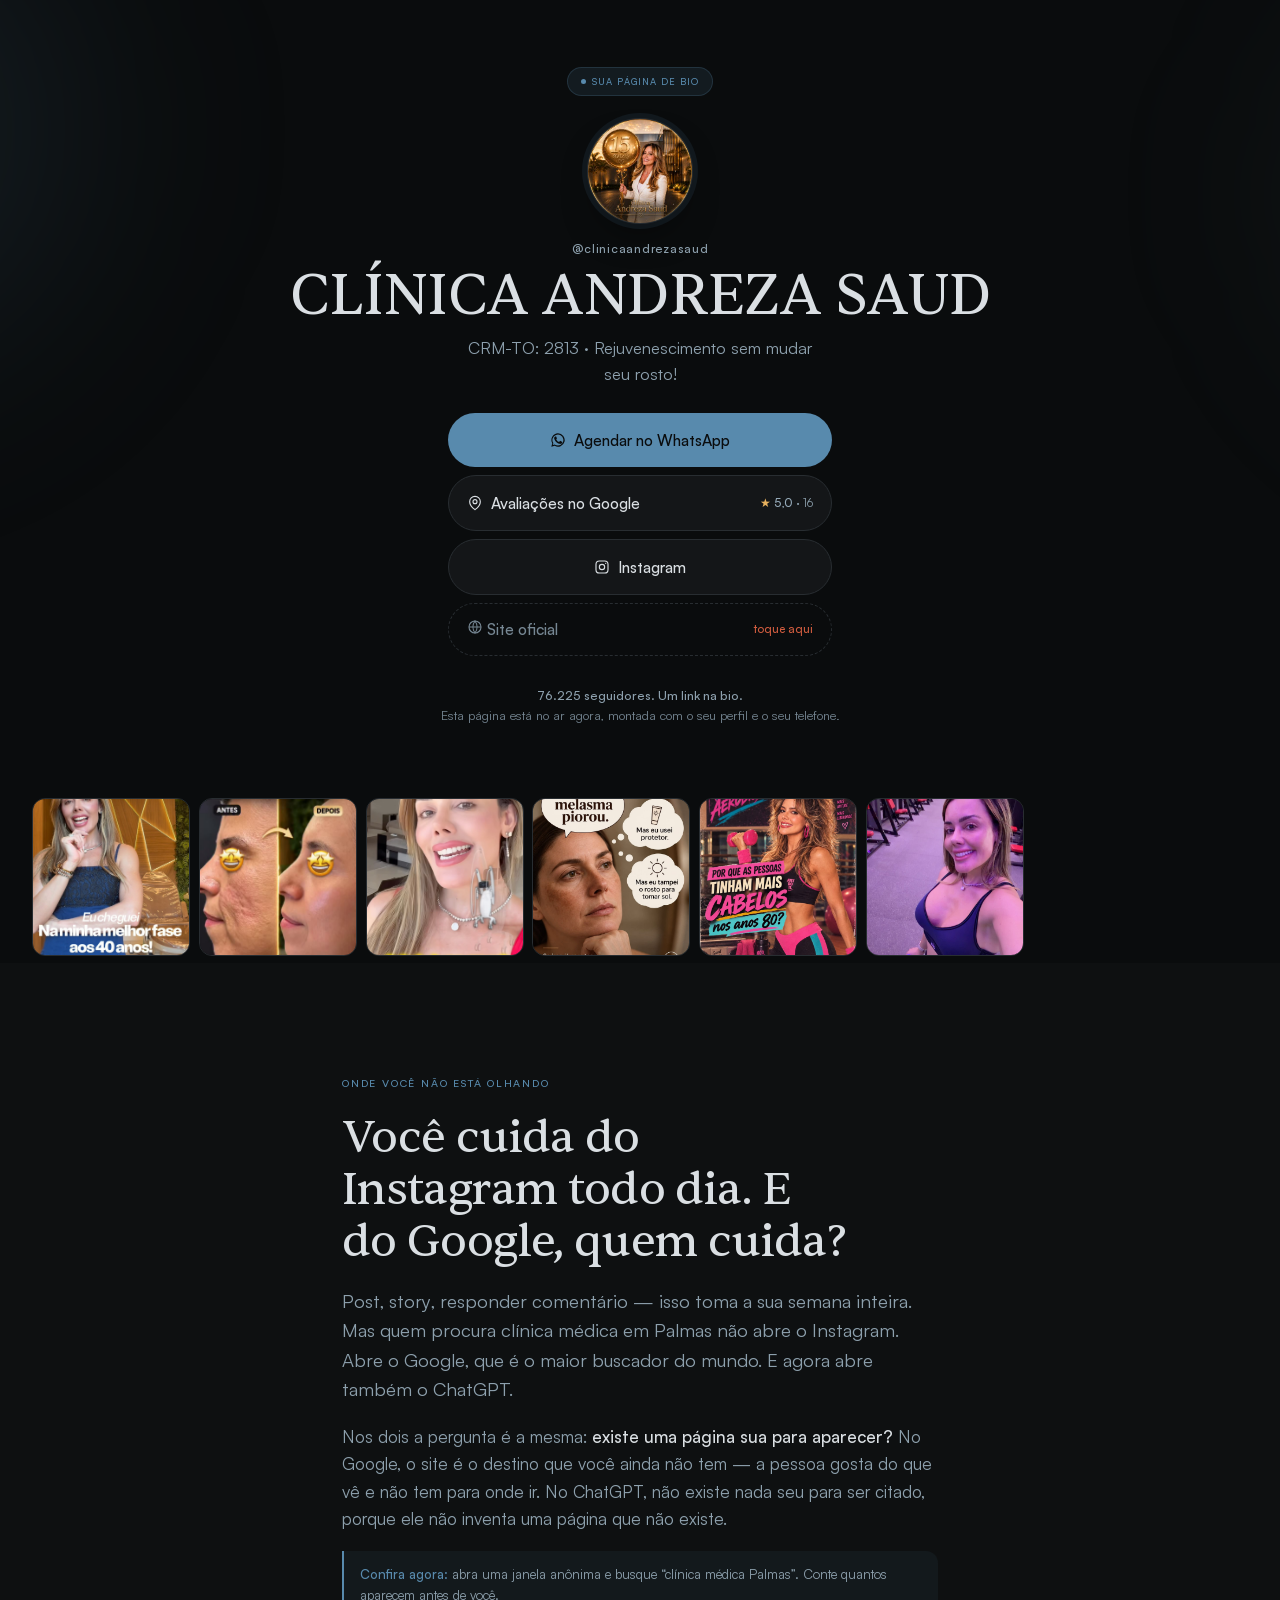
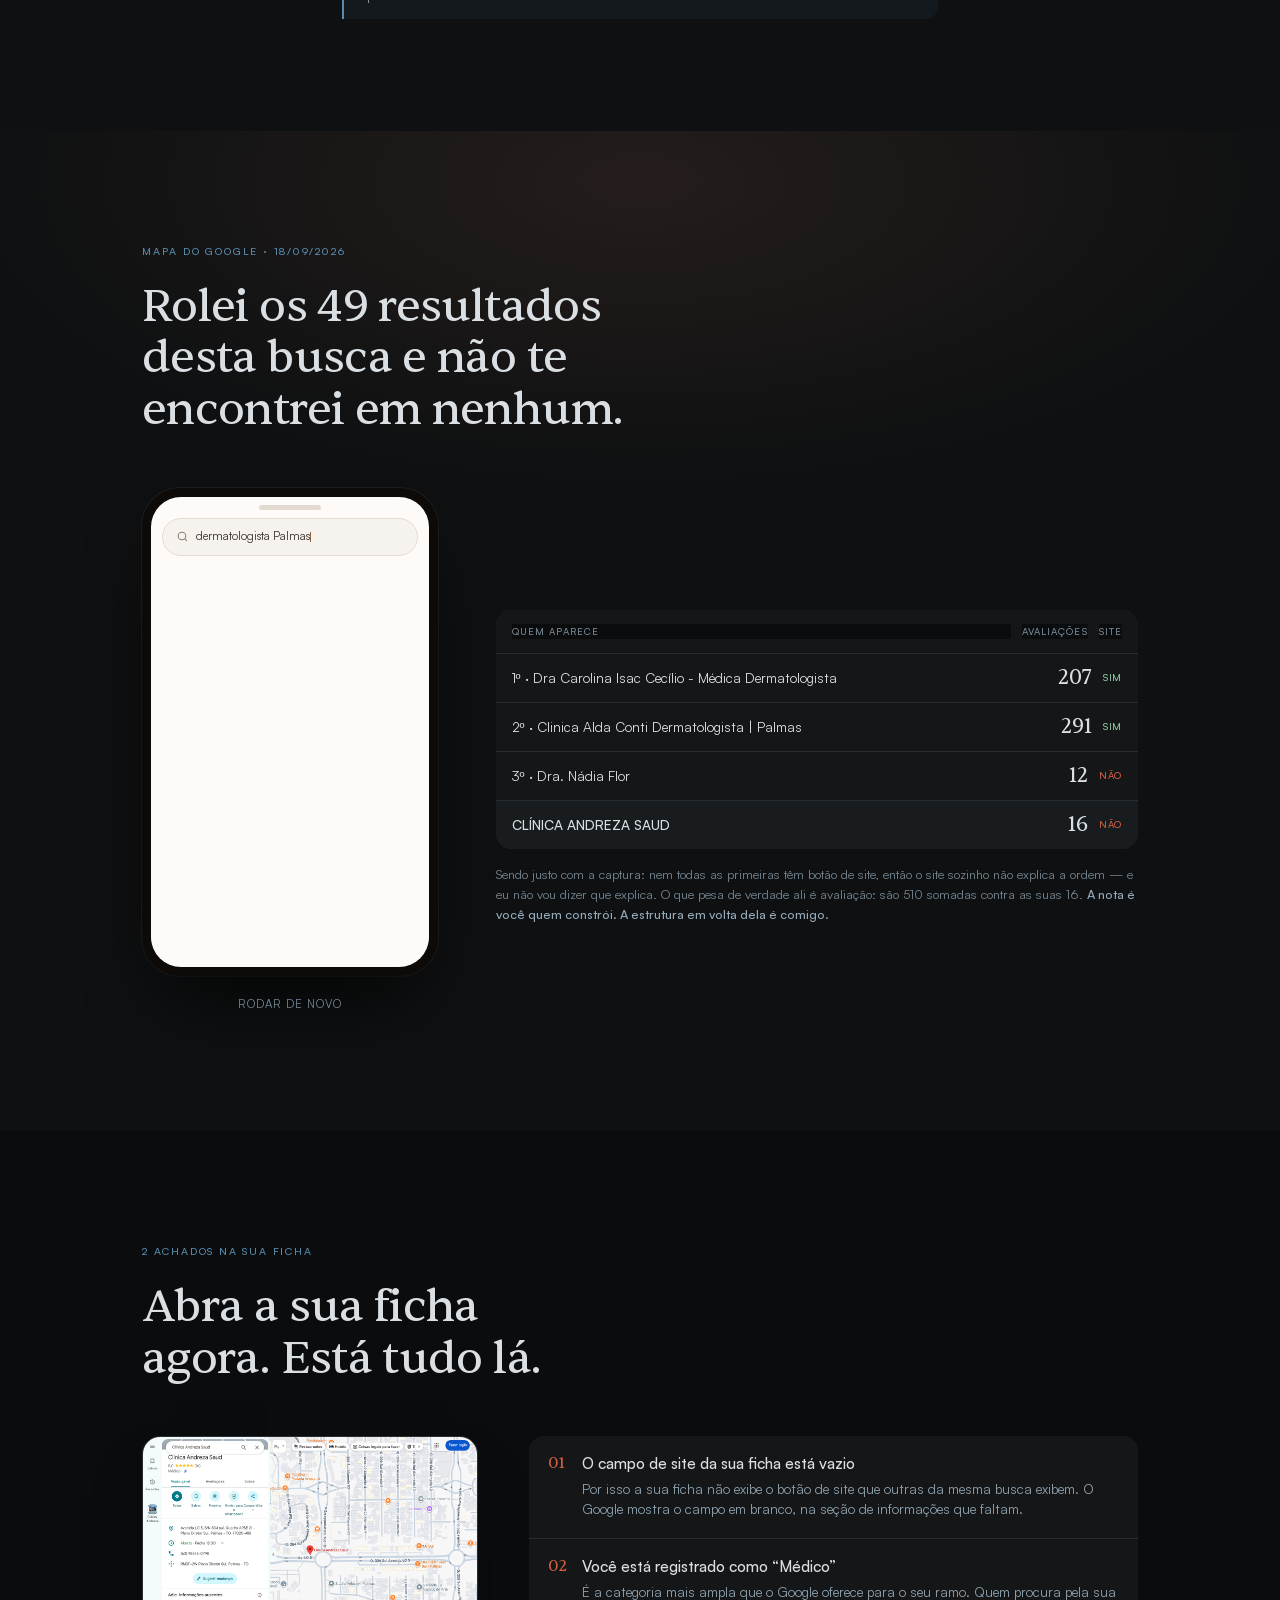
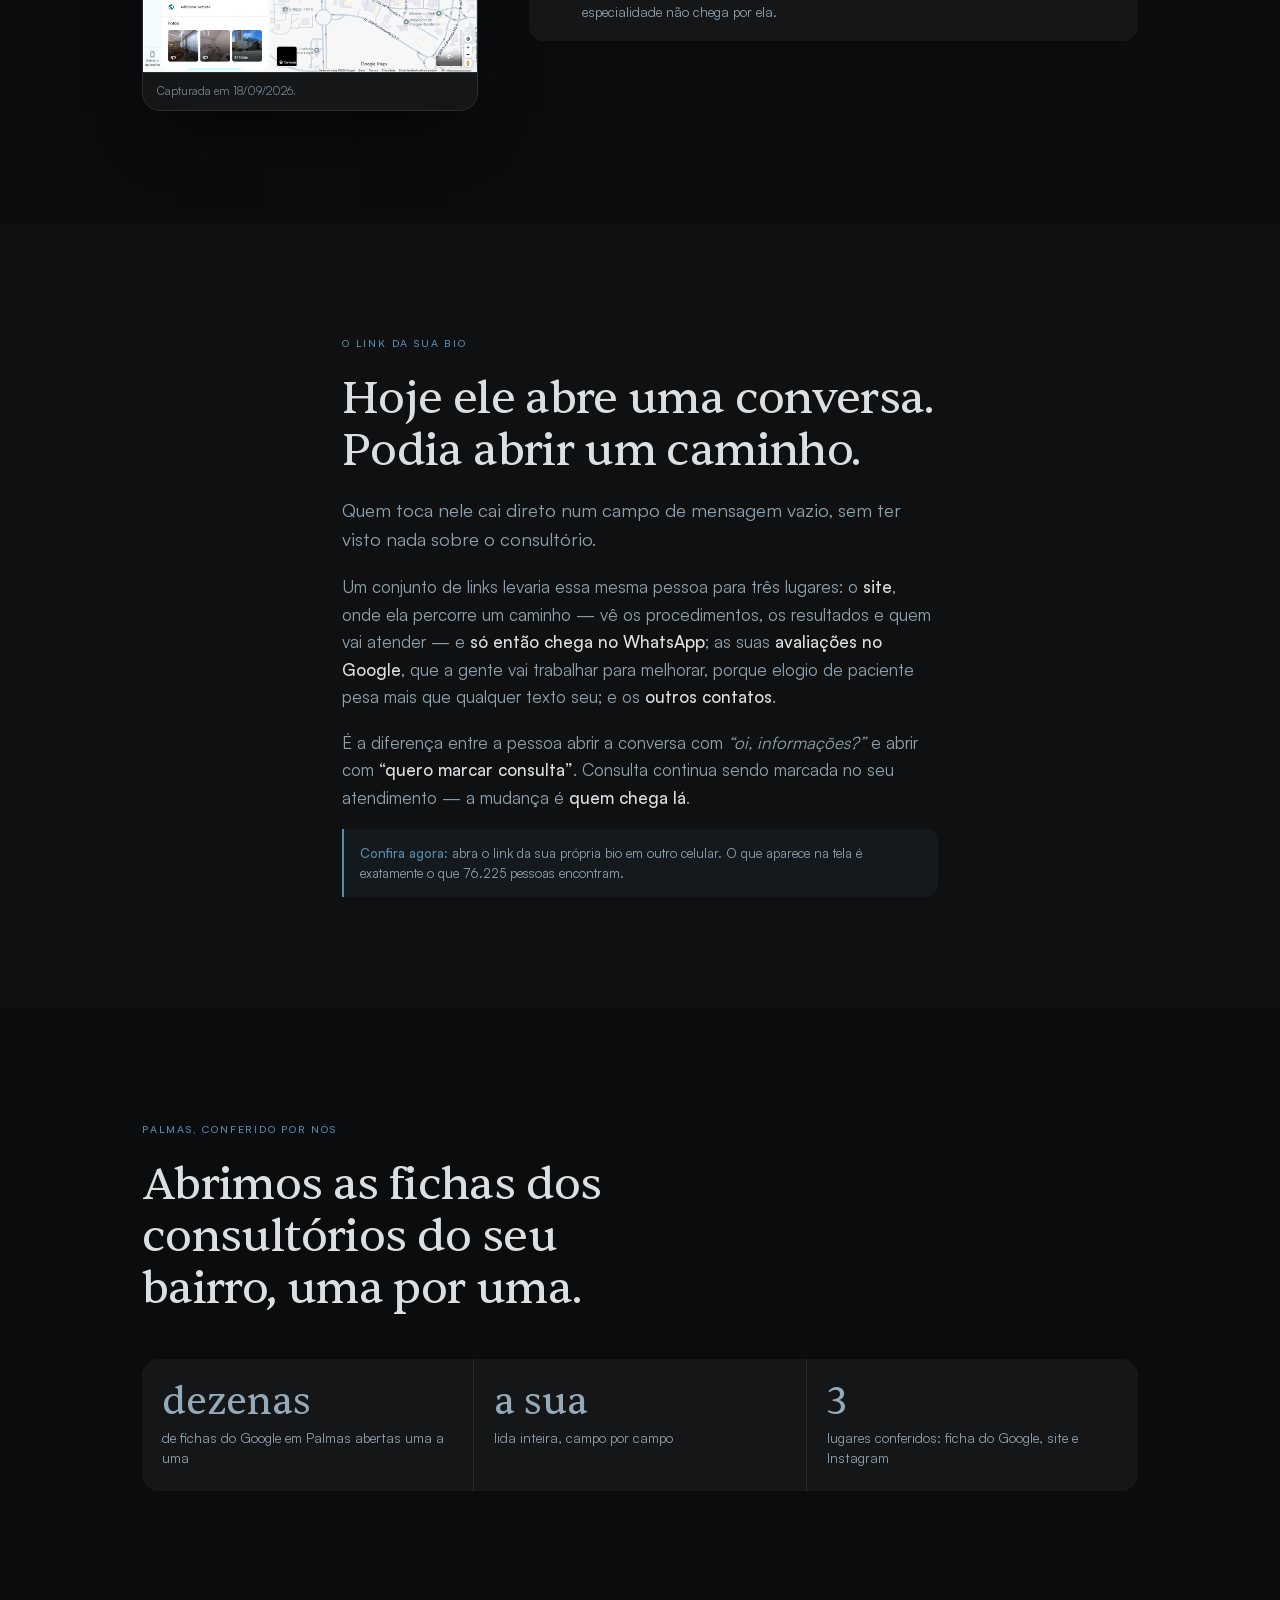
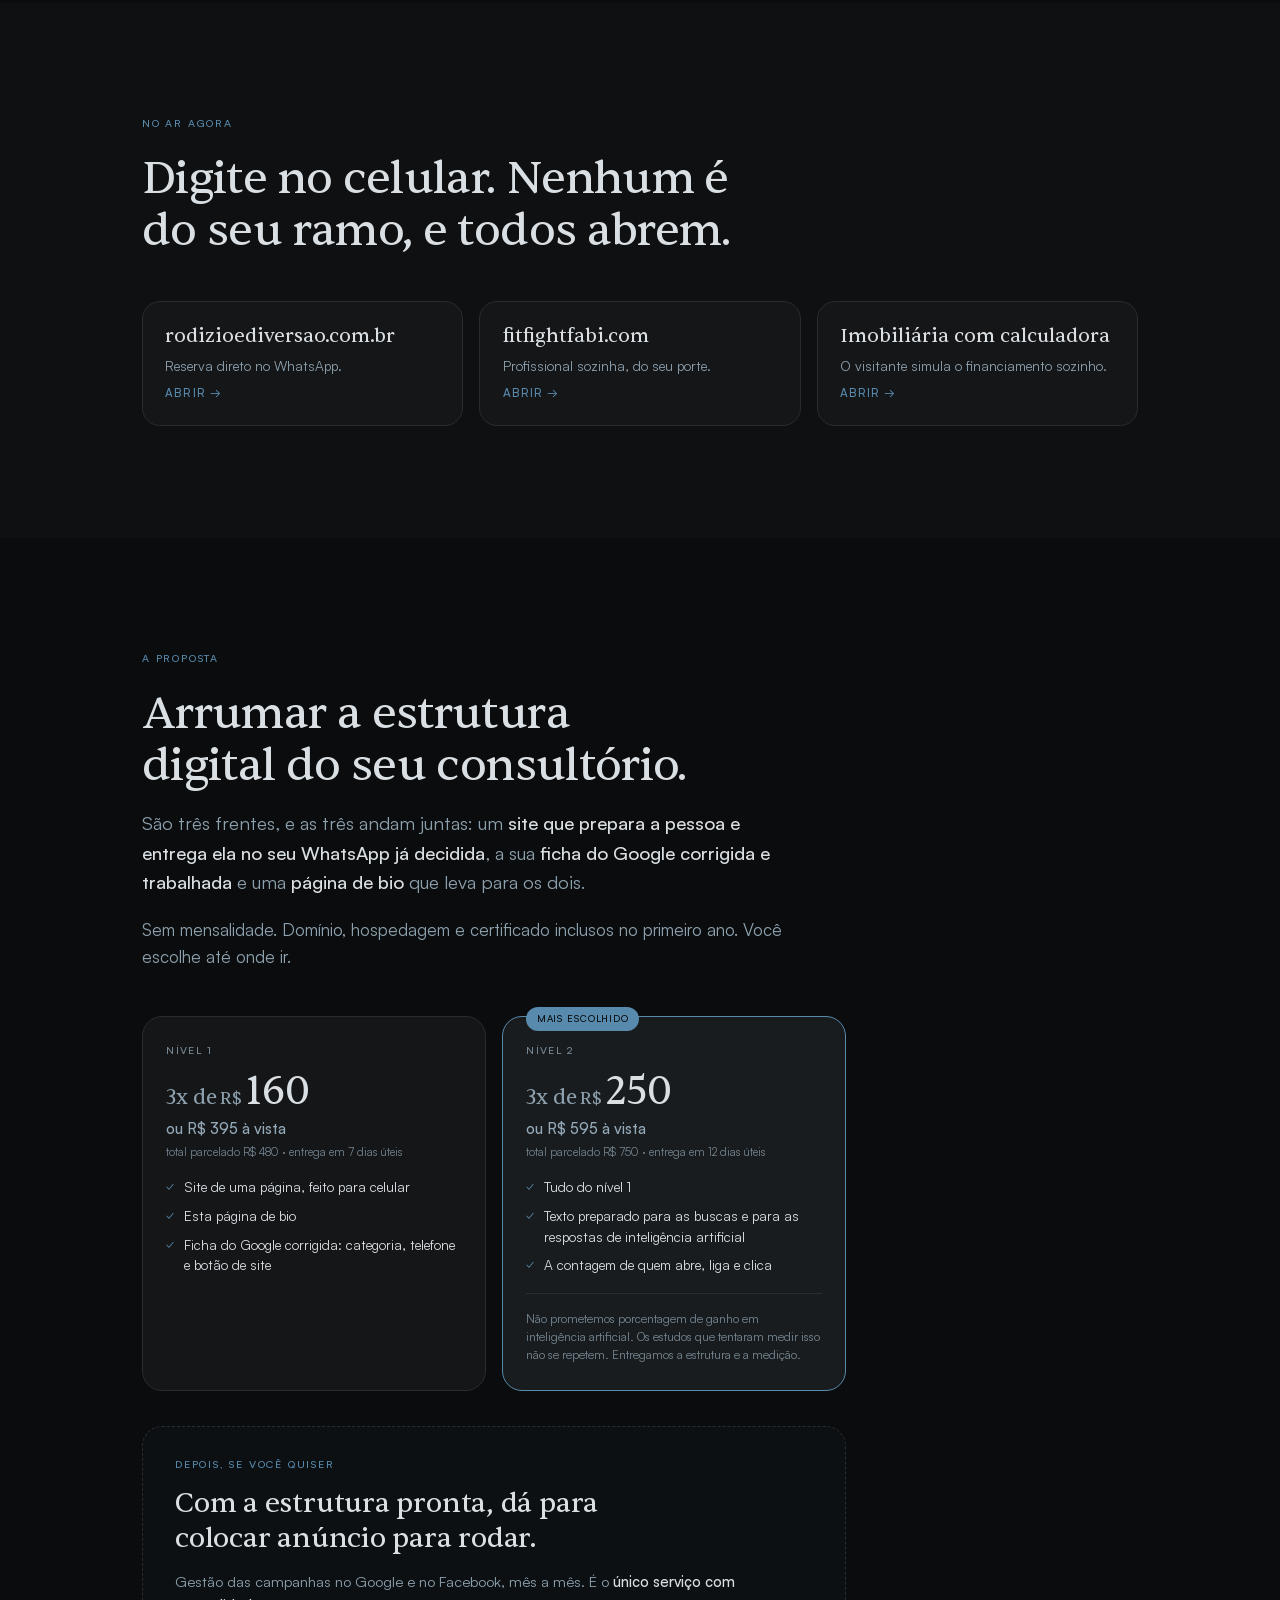
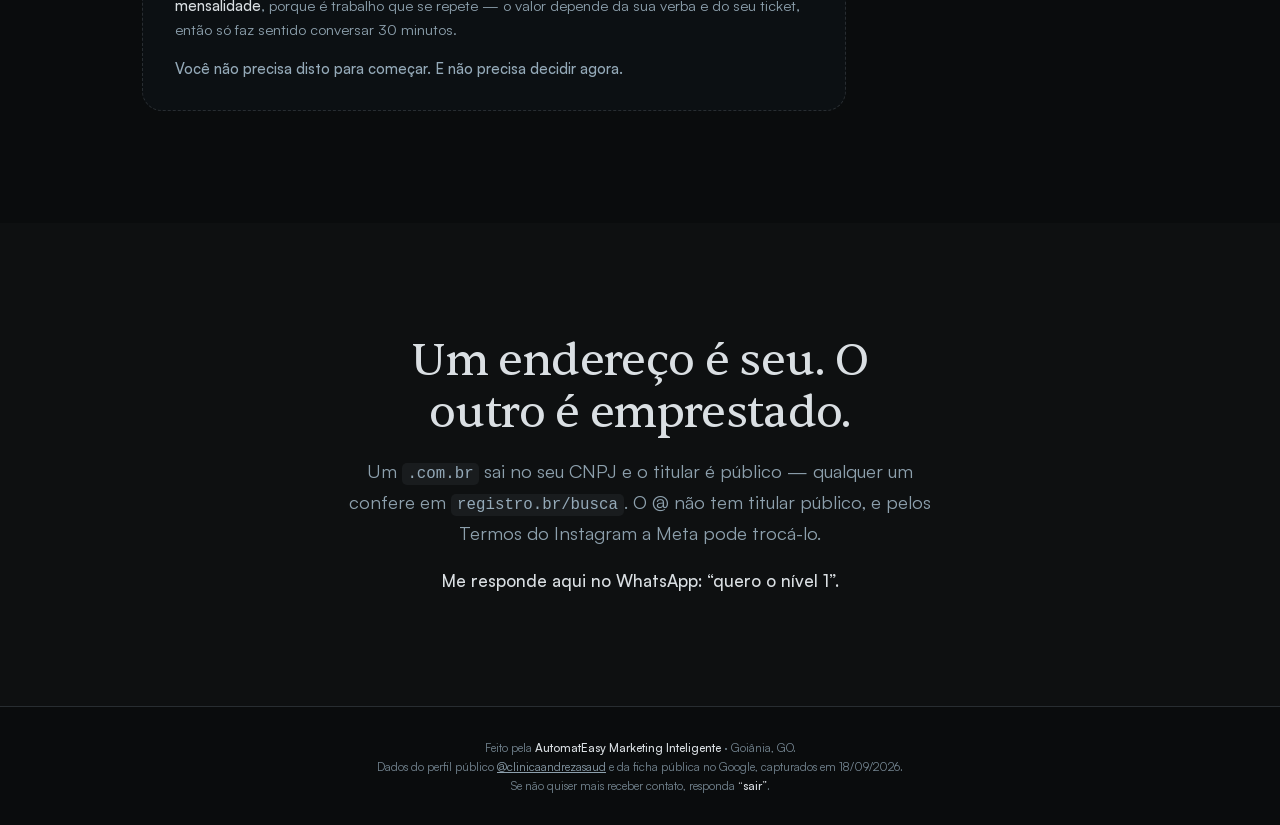
<file: clinicaandrezasaud/index.html>
<!doctype html>
<html lang="pt-BR" data-slug="clinicaandrezasaud">
<head>
<meta charset="utf-8">
<meta name="viewport" content="width=device-width, initial-scale=1, viewport-fit=cover">
<title>Auditoria técnica — CLÍNICA ANDREZA SAUD</title>
<meta name="robots" content="noindex, nofollow">
<meta name="description" content="O que a ficha do Google e o Instagram de CLÍNICA ANDREZA SAUD mostram hoje, conferido item por item pela AutomatEasy.">
<meta name="theme-color" content="#0a0c0d">

<!-- A prévia do link. Sem isto a peça chega no WhatsApp como três linhas de texto
     cinza — foi o que aconteceu com a da Laryssa em 16/09/2026. O caminho da capa
     PRECISA ser absoluto: o raspador do WhatsApp não resolve caminho relativo. -->
<meta property="og:type" content="website">
<meta property="og:locale" content="pt_BR">
<meta property="og:site_name" content="AutomatEasy">
<meta property="og:title" content="Auditoria técnica — CLÍNICA ANDREZA SAUD">
<meta property="og:description" content="O que a ficha do Google e o Instagram de CLÍNICA ANDREZA SAUD mostram hoje, conferido item por item pela AutomatEasy.">
<meta property="og:url" content="https://automateasy-clinicaandrezasaud.netlify.app/">
<meta property="og:image" content="https://automateasy-clinicaandrezasaud.netlify.app/img/capa.png">
<meta property="og:image:type" content="image/png">
<meta property="og:image:width" content="2400">
<meta property="og:image:height" content="1260">
<meta property="og:image:alt" content="Auditoria técnica — CLÍNICA ANDREZA SAUD">
<meta name="twitter:card" content="summary_large_image">
<meta name="twitter:title" content="Auditoria técnica — CLÍNICA ANDREZA SAUD">
<meta name="twitter:description" content="O que a ficha do Google e o Instagram de CLÍNICA ANDREZA SAUD mostram hoje, conferido item por item pela AutomatEasy.">
<meta name="twitter:image" content="https://automateasy-clinicaandrezasaud.netlify.app/img/capa.png">
<link rel="stylesheet" href="fontes.css">
<link rel="preload" as="font" type="font/woff2" crossorigin href="fontes/SIH66VPT4WS2HIF5PEJNDU4INNUF54LG.woff2">
<link rel="preload" as="font" type="font/woff2" crossorigin href="fontes/KFIAZD4RUMEZIYV6FQ3T3GP5PDBDB6JY.woff2">
<style>
:root{
  /* Paleta escura derivada da medicao original (measure-colors --k 8), nao invertida:
     mantive a familia quente (marrom/pele) e reconstrui luminancia para fundo escuro. */
  --bg:#0a0c0d;              /* quase-preto QUENTE, nunca #000 */
  --bg-alt:#0e1011;          /* faixa alternada */
  --surface:#141618;         /* cartao */
  --surface-2:#191c1e;       /* cartao elevado */
  --ink:#dadfe3;             /* texto claro quente, nunca #fff */
  --muted:#8da0ad;
  --dim:#768793;             /* 4,5:1 sobre o fundo — legivel em corpo pequeno */
  --hair:#282d31;
  --accent:#588aad;          /* acento clareado p/ contraste em fundo escuro */
  --accent-soft:#95aab9;
  --alert:#d25d3f;
  --ok:#8fc9a6;
  --skin:#e6bfa6;
  --shadow:0 32px 64px -28px rgba(0,0,0,.72);
  --shadow-sm:0 12px 28px -14px rgba(0,0,0,.6);
  --serif:"Sentient",Georgia,"Times New Roman",serif;
  --sans:"Satoshi",-apple-system,BlinkMacSystemFont,"Segoe UI",sans-serif;
  --pad:clamp(1.15rem,5vw,2rem);
}
*{box-sizing:border-box}
html{-webkit-text-size-adjust:100%}
body{
  margin:0;background:var(--bg);color:var(--ink);
  font-family:var(--sans);font-size:1.0625rem;line-height:1.62;
  -webkit-font-smoothing:antialiased;overflow-x:hidden;
}
img{max-width:100%;display:block}
a{color:inherit}

.wrap{width:100%;max-width:1060px;margin:0 auto;padding-inline:var(--pad)}
.narrow{max-width:660px}
section{position:relative;padding-block:clamp(3.4rem,10vw,7rem)}
.alt{background:var(--bg-alt)}

/* ---------- tipografia ---------- */
h1,h2,h3{font-family:var(--serif);font-weight:400;letter-spacing:-.014em;line-height:1.1;
  margin:0;text-wrap:balance}
h1{font-size:clamp(2.1rem,8.8vw,3.6rem)}
h2{font-size:clamp(1.75rem,6.2vw,2.85rem);line-height:1.14}
h3{font-size:clamp(1.05rem,3.3vw,1.3rem);line-height:1.28;letter-spacing:-.008em}
p{margin:0 0 1.05em}
p:last-child{margin-bottom:0}
strong{font-weight:500;color:var(--ink)}

.kicker{font-size:.66rem;font-weight:500;letter-spacing:.17em;text-transform:uppercase;
  color:var(--accent);margin:0 0 1.3rem}
.lede{font-size:clamp(1rem,2.3vw,1.16rem);color:var(--muted);line-height:1.58}
.fine{font-size:.79rem;line-height:1.58;color:var(--dim)}
em.hl{font-style:normal;color:var(--accent-soft)}

/* ---------- hero ---------- */
.hero{position:relative;padding-top:clamp(2.2rem,8vw,4rem);
  padding-bottom:clamp(2.6rem,8vw,4.5rem);text-align:center;overflow:hidden}
.hero .aurora{position:absolute;inset:-26% -12% auto;height:min(720px,88vh);z-index:0;pointer-events:none}
.aurora::before,.aurora::after{content:"";position:absolute;border-radius:50%;filter:blur(86px)}
.aurora::before{width:96vw;height:96vw;max-width:760px;max-height:760px;top:-6%;left:-24%;
  background:radial-gradient(circle,rgba(88,138,173,.17),rgba(88,138,173,0) 64%)}
.aurora::after{width:84vw;height:84vw;max-width:660px;max-height:660px;top:10%;right:-26%;
  background:radial-gradient(circle,rgba(149,170,185,.10),rgba(149,170,185,0) 66%)}
.hero>*:not(.aurora){position:relative;z-index:1}

.selo{display:inline-flex;align-items:center;gap:.4rem;font-size:.58rem;font-weight:500;
  white-space:nowrap;letter-spacing:.11em;text-transform:uppercase;color:var(--accent);
  background:rgba(88,138,173,.12);border:1px solid rgba(88,138,173,.22);
  border-radius:999px;padding:.4rem .8rem;margin-bottom:1.4rem}
.selo b{width:5px;height:5px;border-radius:50%;background:var(--accent);flex:none}

.avatar{width:clamp(80px,23vw,104px);height:auto;aspect-ratio:1;  /* height:auto — senao o
  atributo height do HTML vira hint de apresentacao e anula o aspect-ratio */
  border-radius:50%;margin:0 auto 1rem;object-fit:cover;background:var(--surface);
  box-shadow:0 0 0 1px var(--hair),0 0 0 6px rgba(88,138,173,.10),0 18px 40px -18px rgba(0,0,0,.8)}
.handle{font-size:.76rem;letter-spacing:.06em;color:var(--muted);margin:0 0 .35rem;font-weight:500}
.hero h1{margin-bottom:.5rem}
.hero .bio{max-width:25rem;margin:0 auto;color:var(--muted);
  font-size:clamp(.92rem,3.5vw,1.0425rem);line-height:1.52;text-wrap:pretty}
.hero .local{margin-top:.45rem;font-size:.76rem;color:var(--dim);letter-spacing:.02em}

/* ---------- botoes do multi-link ---------- */
.links{display:flex;flex-direction:column;gap:.5rem;max-width:24rem;margin:1.7rem auto 0}
.btn{display:flex;align-items:center;justify-content:center;gap:.5rem;
  padding:.9rem 1rem;border-radius:999px;text-decoration:none;
  font-family:var(--sans);font-weight:500;font-size:clamp(.875rem,3.4vw,.97rem);
  white-space:nowrap;                     /* nunca quebra em 2 linhas e descola o icone */
  transition:transform .3s cubic-bezier(.2,.7,.3,1),background .3s,border-color .3s,color .3s}
.btn svg{width:16px;height:16px;flex:none}
.btn-primary{background:var(--accent);color:#0a0c0d;font-weight:500}
.btn-ghost{background:var(--surface);color:var(--ink);border:1px solid var(--hair)}
@media (hover:hover){
  .btn:hover{transform:translateY(-2px)}
  .btn-primary:hover{background:var(--accent-soft)}
  .btn-ghost:hover{border-color:var(--accent);color:var(--accent-soft)}
}
.btn:active{transform:translateY(0)}

/* botao que carrega um dado a direita */
.btn-dado{justify-content:space-between;gap:.5rem;padding-inline:1.1rem}
.btn-dado .lbl{display:flex;align-items:center;gap:.5rem;min-width:0;flex:0 1 auto;overflow:hidden}
.btn-dado .lbl span{overflow:hidden;text-overflow:ellipsis;min-width:0}
.btn-dado .val{flex:0 0 auto}
.btn-dado .val{font-size:.76rem;color:var(--muted);font-weight:400;flex:none}
.btn-dado .val b{color:var(--accent-soft);font-weight:500}
.estrela{color:#e8b25f}

/* botao do site que ela ainda nao tem */
.btn-vazio{border:1px dashed var(--hair);background:transparent;color:var(--dim);width:100%;
  cursor:pointer;justify-content:space-between;padding-inline:1.1rem}
.btn-vazio .val{font-size:.72rem;color:var(--alert);font-weight:500}
@media (hover:hover){.btn-vazio:hover{border-color:var(--alert);color:var(--muted)}}
.revelo{max-width:24rem;margin:.5rem auto 0;background:rgba(232,145,122,.07);
  border:1px solid rgba(232,145,122,.22);border-radius:16px;padding:.95rem 1.05rem;
  text-align:left;display:none}
.revelo.abre{display:block;animation:cai .42s cubic-bezier(.2,.7,.3,1)}
@keyframes cai{from{opacity:0;transform:translateY(-6px)}to{opacity:1;transform:none}}
.revelo p{font-size:.81rem;line-height:1.52;margin:0;color:var(--ink)}
.revelo p+p{margin-top:.45rem;color:var(--muted)}
.revelo a{color:var(--accent);font-weight:500;text-underline-offset:3px}

.hero-note{margin:1.9rem auto 0;max-width:26rem;font-size:.79rem;line-height:1.58;color:var(--dim)}
.hero-note strong{color:var(--muted);font-weight:500}

.rule{height:1px;background:var(--hair);border:0;margin:0}

/* ---------- galeria ---------- */
.strip{display:flex;gap:.55rem;overflow-x:auto;padding:0 var(--pad) .4rem;scrollbar-width:none;
  scroll-snap-type:x mandatory;-webkit-overflow-scrolling:touch}
.strip::-webkit-scrollbar{display:none}
.strip a{flex:none;width:33vw;max-width:158px;aspect-ratio:1;border-radius:13px;overflow:hidden;
  scroll-snap-align:center;border:1px solid var(--hair)}
.strip img{width:100%;height:100%;object-fit:cover;transition:transform .5s cubic-bezier(.2,.7,.3,1)}
@media (hover:hover){.strip a:hover img{transform:scale(1.05)}}

/* ---------- o corte ---------- */
.cut{background:var(--bg-alt);overflow:hidden}
.cut::before{content:"";position:absolute;top:-30%;left:50%;transform:translateX(-50%);
  width:120%;height:70%;pointer-events:none;
  background:radial-gradient(ellipse at center,rgba(232,145,122,.10),transparent 62%)}
.cut>*{position:relative}

.phone-block{display:grid;gap:clamp(1.8rem,6vw,3.2rem);align-items:center;margin-top:clamp(2.2rem,7vw,3.2rem)}
@media(min-width:880px){.phone-block{grid-template-columns:minmax(0,296px) 1fr;gap:3.6rem}}
.phone{width:min(296px,84vw);margin:0 auto;background:#0d0a08;border-radius:38px;padding:9px;
  box-shadow:0 40px 80px -30px rgba(0,0,0,.9),0 0 0 1px rgba(255,255,255,.06)}
.screen{background:#fdfaf8;color:#372c26;  /* a tela do Google e clara: nao inverter */
  border-radius:30px;overflow:hidden;min-height:min(470px,132vw);display:flex;flex-direction:column}
.notch{height:21px;display:flex;align-items:center;justify-content:center;flex:none}
.notch i{width:62px;height:5px;border-radius:99px;background:#e3dbd1}
.sbar{margin:0 11px 9px;background:#f6f3ee;border:1px solid #e3dbd1;border-radius:999px;
  padding:.55rem .8rem;display:flex;align-items:center;gap:.45rem;flex:none}
.sbar svg{width:13px;height:13px;flex:none;color:#8a7d72}
/* a fonte encolhe com a tela porque o termo varia muito de tamanho:
   "endocrinologista Nova Suica Goiania" tem 35 caracteres contra 21 de
   "dermatologista Goiania". Com tamanho fixo o fim do termo era comido pelo
   overflow em 320px, sem reticencia e sem aviso. min-width:0 e obrigatorio:
   sem ele o item flex se recusa a encolher abaixo do conteudo. */
.sbar span{font-size:clamp(.48rem,2.5vw,.73rem);color:#372c26;white-space:nowrap;
  overflow:hidden;min-width:0}
.caret{display:inline-block;width:1px;height:.85em;background:#8d6047;vertical-align:-.1em;
  animation:blink 1s steps(2,start) infinite}
@keyframes blink{to{visibility:hidden}}
.results{flex:1;overflow:visible;padding:0 11px 16px}
.res{display:flex;gap:.55rem;align-items:flex-start;padding:.68rem 0;border-top:1px solid #ece5dc;
  opacity:0;transform:translateY(10px)}
.res.in{opacity:1;transform:none;transition:opacity .5s ease,transform .5s cubic-bezier(.2,.7,.3,1)}
.res-body{min-width:0;flex:1}
.res-name{font-size:.77rem;font-weight:500;line-height:1.25;margin:0 0 .12rem;color:#372c26}
.res-meta{font-size:.67rem;color:#6f635a;line-height:1.38;margin:0}
.stars{color:#e8a13a;letter-spacing:-.05em}
.tag-web{font-size:.56rem;font-weight:500;letter-spacing:.06em;text-transform:uppercase;
  color:#2f6b4f;background:#e4f0e8;border-radius:99px;padding:.2rem .48rem;flex:none;margin-top:.1rem}
.res-absent{border:1px dashed #b5442a;border-radius:12px;padding:.7rem .78rem;margin-top:.85rem;
  background:rgba(181,68,42,.06);opacity:0;transform:translateY(10px)}
.res-absent.in{opacity:1;transform:none;
  transition:opacity .6s ease .1s,transform .6s cubic-bezier(.2,.7,.3,1) .1s}
.res-absent p{margin:0;font-size:.69rem;line-height:1.42;color:#a83e24;font-weight:500}
.res-absent .who{font-size:.77rem;font-weight:500;color:#372c26;margin-bottom:.12rem}
.replay{margin:.9rem auto 0;display:block;background:none;border:0;cursor:pointer;
  font-family:var(--sans);font-size:.72rem;letter-spacing:.09em;text-transform:uppercase;
  color:var(--dim);padding:.4rem}
.replay:hover{color:var(--accent)}

/* ---------- placar ---------- */
.score{display:grid;gap:1px;background:var(--hair);border-radius:16px;overflow:hidden;margin-top:1.8rem}
.score-row{display:grid;grid-template-columns:1fr auto auto;gap:.7rem;align-items:center;
  background:var(--surface);padding:.85rem 1rem}
.score-row.you{background:var(--surface-2)}
.score-who{font-size:.85rem;font-weight:400;line-height:1.3;min-width:0}
.score-n{font-family:var(--serif);font-size:1.3rem;line-height:1;text-align:right}
.score-web{font-size:.6rem;font-weight:500;letter-spacing:.06em;text-transform:uppercase;
  text-align:right;white-space:nowrap}
.yes{color:var(--ok)}.no{color:var(--alert)}
.score-head{font-size:.6rem;letter-spacing:.11em;text-transform:uppercase;color:var(--dim);
  font-weight:500;text-align:right;background:var(--bg)!important}
.score-head:first-child{text-align:left}

/* ---------- auditoria ---------- */
.audit{display:grid;gap:clamp(1.8rem,6vw,2.8rem);margin-top:clamp(2.2rem,7vw,3.2rem)}
@media(min-width:880px){.audit{grid-template-columns:minmax(0,336px) 1fr;gap:3.2rem;align-items:start}}
.shot{border-radius:18px;overflow:hidden;box-shadow:var(--shadow);background:var(--surface);
  border:1px solid var(--hair);margin:0}
.shot img{width:100%}
.shot figcaption{font-size:.71rem;color:var(--dim);padding:.65rem .85rem;
  border-top:1px solid var(--hair);line-height:1.5}
.finds{list-style:none;margin:0;padding:0;display:grid;gap:1px;background:var(--hair);
  border-radius:16px;overflow:hidden}
.finds li{background:var(--surface);padding:1.1rem 1.15rem;display:grid;
  grid-template-columns:auto 1fr;gap:.85rem;align-items:start}
.finds .n{font-family:var(--serif);font-size:1rem;color:var(--alert);line-height:1.35;width:1.3em}
.finds h3{font-size:.97rem;margin-bottom:.28rem;font-family:var(--sans);font-weight:500;
  letter-spacing:0;line-height:1.35;color:var(--ink)}
.finds p{font-size:.85rem;color:var(--muted);line-height:1.52;margin:0}
/* overflow-wrap:anywhere e obrigatorio: telefone quebra sozinho, mas endereco
   como sites.google.com/view/drlucasfreitas e uma palavra so de 38 caracteres
   e estourava a caixa em 320px, sem reticencia e sem aviso. */
code{font-family:ui-monospace,SFMono-Regular,Menlo,monospace;font-size:.85em;
  background:var(--surface-2);padding:.12em .36em;border-radius:5px;color:var(--accent-soft);
  overflow-wrap:anywhere;word-break:break-word}

/* ---------- blocos de argumento ---------- */
.confira{font-size:.82rem;line-height:1.55;color:var(--muted);margin-top:1.1rem;
  background:rgba(88,138,173,.07);border-left:2px solid var(--accent);
  border-radius:0 12px 12px 0;padding:.85rem 1rem}
.confira b{color:var(--accent);font-weight:500}
.cita{margin:1.2rem 0;padding:1rem 1.15rem;background:var(--surface);border:1px solid var(--hair);
  border-radius:14px;font-family:var(--serif);font-size:1.02rem;line-height:1.45;color:var(--ink)}
.cita cite{display:block;margin-top:.6rem;font-family:var(--sans);font-style:normal;
  font-size:.71rem;color:var(--dim);line-height:1.45}

/* ---------- numeros ---------- */
.stats{display:grid;gap:1px;background:var(--hair);border-radius:18px;overflow:hidden;
  margin-top:clamp(2rem,6vw,2.8rem)}
@media(min-width:640px){.stats{grid-template-columns:repeat(3,1fr)}}
.stat{background:var(--surface);padding:1.5rem 1.25rem}
.stat .v{font-family:var(--serif);font-size:2.4rem;line-height:1;margin-bottom:.4rem;color:var(--accent-soft)}
.stat .l{font-size:.85rem;color:var(--muted);line-height:1.42;margin:0}
.stat .src{font-size:.68rem;color:var(--dim);margin-top:.5rem;line-height:1.4}

/* ---------- portfolio ---------- */
.works{display:grid;gap:1rem;margin-top:clamp(2rem,6vw,2.8rem)}
@media(min-width:760px){.works{grid-template-columns:repeat(3,1fr)}}
.work{background:var(--surface);border:1px solid var(--hair);border-radius:18px;padding:1.4rem;
  text-decoration:none;display:flex;flex-direction:column;gap:.5rem;
  transition:transform .35s cubic-bezier(.2,.7,.3,1),border-color .35s,background .35s}
@media (hover:hover){.work:hover{transform:translateY(-3px);border-color:var(--accent);background:var(--surface-2)}}
.work .t{font-family:var(--serif);font-size:clamp(1rem,4.2vw,1.2rem);line-height:1.22;
  color:var(--ink);overflow-wrap:anywhere}
.work .d{font-size:.85rem;color:var(--muted);line-height:1.48;flex:1}
.work .go{font-size:.72rem;letter-spacing:.09em;text-transform:uppercase;color:var(--accent);
  font-weight:500}

/* ---------- planos ---------- */
.plans{display:grid;gap:1rem;margin-top:clamp(2rem,6vw,2.8rem)}
@media(min-width:760px){.plans{grid-template-columns:repeat(2,1fr);align-items:stretch;max-width:44rem;margin-inline:0}}
.plan{background:var(--surface);border:1px solid var(--hair);border-radius:20px;
  padding:1.6rem 1.45rem;display:flex;flex-direction:column}
.plan.pick{border-color:var(--accent);background:var(--surface-2);position:relative}
.plan.pick::before{content:"mais escolhido";position:absolute;top:-.6rem;left:1.45rem;
  background:var(--accent);color:#0a0c0d;font-size:.6rem;font-weight:500;letter-spacing:.09em;
  text-transform:uppercase;padding:.26rem .66rem;border-radius:99px}
.plan .lvl{font-size:.65rem;font-weight:500;letter-spacing:.13em;text-transform:uppercase;
  color:var(--dim);margin-bottom:.8rem}
.plan .price{font-family:var(--serif);font-size:clamp(2rem,7vw,2.5rem);line-height:1;
  margin-bottom:.3rem;color:var(--ink);display:flex;align-items:baseline;gap:.2rem;flex-wrap:wrap}
.plan .price .x{font-size:.52em;color:var(--muted)}
.plan .price .cif{font-size:.44em;color:var(--muted)}
.plan .avista{font-size:.95rem;color:var(--accent-soft);font-weight:500;margin-bottom:.15rem}
.plan .avista b{font-weight:500}
.plan .total{font-size:.7rem;color:var(--dim);margin-bottom:1.1rem;line-height:1.45}
.plan .price small{font-size:1.05rem;color:var(--muted)}
.plan .once{font-size:.73rem;color:var(--accent);margin-bottom:1.2rem;font-weight:500}
.plan ul{list-style:none;margin:0;padding:0;display:grid;gap:.55rem;flex:1;align-content:start}
.plan li{font-size:.85rem;line-height:1.48;display:grid;grid-template-columns:auto 1fr;gap:.55rem;
  align-items:start;color:var(--ink)}
.plan li.off{color:var(--dim)}
.plan li i{font-style:normal;color:var(--accent);font-size:.9em;line-height:1.5}
.plan li.off i{color:#4a3d34}
.plan .nota{font-size:.75rem;color:var(--dim);line-height:1.5;margin-top:1.1rem;
  padding-top:1rem;border-top:1px solid var(--hair)}

.upsell{margin-top:clamp(1.6rem,5vw,2.2rem);border:1px dashed var(--hair);border-radius:20px;
  padding:1.5rem 1.4rem;max-width:44rem;background:rgba(88,138,173,.04)}
@media(min-width:760px){.upsell{padding:1.8rem 2rem}}

/* ---------- fechamento ---------- */
.close{text-align:center}
.foot{border-top:1px solid var(--hair);padding-block:2rem;text-align:center}
.foot p{font-size:.73rem;color:var(--dim);line-height:1.6;max-width:34rem;margin:0 auto}
.foot a{color:var(--muted)}

/* ---------- tela estreita de verdade (inclui zoom de texto) ---------- */
.so-larga{display:inline}
@media(max-width:361px){
  .so-larga{display:none}                    /* vira so "Avaliacoes" */
  .btn{padding-inline:.85rem;gap:.4rem}
  .btn-dado .val{font-size:.72rem}
  .score-row{grid-template-columns:1fr auto auto;gap:.5rem;padding:.75rem .7rem}
  .score-who{font-size:.79rem}
  .score-n{font-size:1.15rem}
  .plan,.upsell{padding:1.25rem 1.1rem}
  .stat{padding:1.25rem 1rem}
  .finds li{padding:.95rem .9rem;gap:.7rem}
  .res-name{font-size:.74rem}
  .res-meta{font-size:.64rem}
}

/* ---------- reveal ---------- */
.rv{opacity:0;transform:translateY(16px)}
.rv.in{opacity:1;transform:none;transition:opacity .7s ease,transform .7s cubic-bezier(.2,.7,.3,1)}
@media(prefers-reduced-motion:reduce){
  .rv,.res,.res-absent{opacity:1!important;transform:none!important;transition:none!important}
  .caret{animation:none}
}
</style>
</head>
<body>

<header class="hero">
  <div class="aurora" aria-hidden="true"></div>
  <div class="wrap">
    <span class="selo"><b></b>Sua página de bio</span>
    <img class="avatar" src="img/perfil.jpg" alt="CLÍNICA ANDREZA SAUD" width="104" height="104">
    <p class="handle">@clinicaandrezasaud</p>
    <h1>CLÍNICA ANDREZA SAUD</h1>
    <p class="bio">CRM-TO: 2813 · Rejuvenescimento sem mudar seu rosto!</p>

    <nav class="links">
      <a class="btn btn-primary" href="https://wa.me/5563984860798" target="_blank" rel="noopener">
        <svg viewBox="0 0 24 24" fill="currentColor" aria-hidden="true"><path d="M17.5 14.4c-.3-.2-1.7-.9-2-1-.3-.1-.5-.2-.7.1-.2.3-.7 1-.9 1.2-.2.2-.3.2-.6.1-.3-.2-1.2-.5-2.3-1.4-.9-.8-1.4-1.7-1.6-2-.2-.3 0-.5.1-.6l.5-.5c.1-.2.2-.3.3-.5 0-.2 0-.4 0-.5 0-.2-.7-1.6-.9-2.2-.2-.6-.5-.5-.7-.5h-.6c-.2 0-.5.1-.8.4-.3.3-1 1-1 2.5s1.1 2.9 1.2 3.1c.2.2 2.1 3.2 5.1 4.5.7.3 1.3.5 1.7.6.7.2 1.4.2 1.9.1.6-.1 1.7-.7 2-1.4.2-.7.2-1.2.2-1.4-.1-.1-.3-.2-.6-.3M12 2a10 10 0 0 0-8.6 15L2 22l5.1-1.3A10 10 0 1 0 12 2m0 18.2c-1.6 0-3.2-.4-4.5-1.2l-.3-.2-3 .8.8-3-.2-.3a8.2 8.2 0 1 1 7.2 4z"/></svg>
        Agendar no WhatsApp
      </a>

      <a class="btn btn-ghost btn-dado" href="https://www.google.com/maps/place/?q=place_id:null" target="_blank" rel="noopener">
        <span class="lbl">
          <svg viewBox="0 0 24 24" fill="none" stroke="currentColor" stroke-width="1.7" aria-hidden="true"><path d="M20 10c0 6-8 12-8 12s-8-6-8-12a8 8 0 0 1 16 0z"/><circle cx="12" cy="10" r="3"/></svg>
          <span>Avaliaç&otilde;es<span class="so-larga"> no Google</span></span>
        </span>
        <span class="val"><span class="estrela">★</span> <b>5,0</b> · 16</span>
      </a>
      <a class="btn btn-ghost" href="https://instagram.com/clinicaandrezasaud" target="_blank" rel="noopener">
        <svg viewBox="0 0 24 24" fill="none" stroke="currentColor" stroke-width="1.7" aria-hidden="true"><rect x="3" y="3" width="18" height="18" rx="5"/><circle cx="12" cy="12" r="4"/><circle cx="17.5" cy="6.5" r="1" fill="currentColor" stroke="none"/></svg>
        Instagram
      </a>

      <button class="btn btn-vazio" id="btn-site" type="button" aria-expanded="false" aria-controls="sem-site">
        <span class="lbl">
          <svg viewBox="0 0 24 24" fill="none" stroke="currentColor" stroke-width="1.7" aria-hidden="true"><circle cx="12" cy="12" r="9"/><path d="M3 12h18M12 3a15 15 0 0 1 0 18a15 15 0 0 1 0-18z"/></svg>
          <span>Site oficial</span>
        </span>
        <span class="val">toque aqui</span>
      </button>
    </nav>

    <div class="revelo" id="sem-site" role="region" aria-labelledby="btn-site">
      <p><strong>Este é o único botão que não abre nada.</strong></p>
      <p>É o que a gente veio resolver. <a href="#busca">Role e veja por quê →</a></p>
    </div>


    <p class="hero-note">
      <strong>76.225 seguidores. Um link na bio.</strong><br>
      Esta página está no ar agora, montada com o seu perfil e o seu telefone.
    </p>
  </div>
</header>

<div class="strip" aria-label="Últimas publicações">
  <a href="https://www.instagram.com/clinicaandrezasaud/" target="_blank" rel="noopener"><img src="img/post1.jpg" alt="Publicação de CLÍNICA ANDREZA SAUD" loading="lazy"></a>
  <a href="https://www.instagram.com/clinicaandrezasaud/" target="_blank" rel="noopener"><img src="img/post2.jpg" alt="Publicação de CLÍNICA ANDREZA SAUD" loading="lazy"></a>
  <a href="https://www.instagram.com/clinicaandrezasaud/" target="_blank" rel="noopener"><img src="img/post3.jpg" alt="Publicação de CLÍNICA ANDREZA SAUD" loading="lazy"></a>
  <a href="https://www.instagram.com/clinicaandrezasaud/" target="_blank" rel="noopener"><img src="img/post4.jpg" alt="Publicação de CLÍNICA ANDREZA SAUD" loading="lazy"></a>
  <a href="https://www.instagram.com/clinicaandrezasaud/" target="_blank" rel="noopener"><img src="img/post5.jpg" alt="Publicação de CLÍNICA ANDREZA SAUD" loading="lazy"></a>
  <a href="https://www.instagram.com/clinicaandrezasaud/" target="_blank" rel="noopener"><img src="img/post6.jpg" alt="Publicação de CLÍNICA ANDREZA SAUD" loading="lazy"></a>
</div>

<section class="alt">
  <div class="wrap narrow rv">
    <p class="kicker">Onde você não está olhando</p>
    <h2>Você cuida do Instagram todo dia. E do Google, quem cuida?</h2>
    <p class="lede" style="margin-top:1.1rem">
      Post, story, responder comentário — isso toma a sua semana inteira. Mas quem procura
      clínica médica em Palmas não abre o Instagram. Abre o Google, que é
      o maior buscador do mundo. E agora abre também o ChatGPT.
    </p>
    <p style="color:var(--muted);margin-top:1rem">
      Nos dois a pergunta é a mesma: <strong>existe uma página sua para aparecer?</strong>
      No Google, o site é o destino que você ainda não tem — a pessoa gosta do que vê e não
      tem para onde ir. No ChatGPT, não existe nada seu para ser citado, porque ele não
      inventa uma página que não existe.
    </p>
    <p class="confira">
      <b>Confira agora:</b> abra uma janela anônima e busque “clínica médica Palmas”.
      Conte quantos aparecem antes de você.
    </p>
  </div>
</section>

<section class="cut" id="busca">
  <div class="wrap">
    <div class="narrow rv">
      <p class="kicker">Mapa do Google · 18/09/2026</p>
      <h2>Rolei os 49 resultados desta busca e não te encontrei em nenhum.</h2>
    </div>
    <div class="phone-block">
      <div>
        <div class="phone rv">
          <div class="screen">
            <div class="notch"><i></i></div>
            <div class="sbar">
              <svg viewBox="0 0 24 24" fill="none" stroke="currentColor" stroke-width="2"><circle cx="11" cy="11" r="7"/><path d="m20 20-3.5-3.5"/></svg>
              <span id="q"></span>
            </div>
            <div class="results" id="results">
              <div class="res">
                <div class="res-body">
                  <p class="res-name">Dra Carolina Isac Cecílio - Médica Dermatologista</p>
                  <p class="res-meta"><span class="stars">★★★★★</span> 5,0 (207)<br>Dermatologista · Conj. 01 - Avenida Joaquim Teotônio segu</p>
                </div>
                <span class="tag-web">Website</span>
              </div>
              <div class="res">
                <div class="res-body">
                  <p class="res-name">Clinica Alda Conti Dermatologista | Palmas</p>
                  <p class="res-meta"><span class="stars">★★★★★</span> 4,9 (291)<br>Dermatologista · Q. 104 Sul Rua SE 9, Lote 39 - 1º Piso</p>
                </div>
                <span class="tag-web">Website</span>
              </div>
              <div class="res">
                <div class="res-body">
                  <p class="res-name">Dra. Nádia Flor</p>
                  <p class="res-meta"><span class="stars">★★★★★</span> 5,0 (12)<br>Dermatologista · Q. 404 Sul Alameda 1, 05</p>
                </div>
                
              </div>
              <div class="res-absent" id="absent">
                <p class="who">CLÍNICA ANDREZA SAUD · 5,0 (16)</p>
                <p>Não aparece nesta tela.</p>
              </div>
            </div>
          </div>
        </div>
        <button class="replay" id="replay" type="button">rodar de novo</button>
      </div>

      <div class="rv">
        <div class="score" role="table" aria-label="Comparação na busca">
          <div class="score-row" role="row">
            <span class="score-head">Quem aparece</span>
            <span class="score-head">Avaliações</span>
            <span class="score-head">Site</span>
          </div>
          <div class="score-row" role="row">
            <span class="score-who">1º · Dra Carolina Isac Cecílio - Médica Dermatologista</span>
            <span class="score-n">207</span><span class="score-web yes">sim</span>
          </div>
          <div class="score-row" role="row">
            <span class="score-who">2º · Clinica Alda Conti Dermatologista | Palmas</span>
            <span class="score-n">291</span><span class="score-web yes">sim</span>
          </div>
          <div class="score-row" role="row">
            <span class="score-who">3º · Dra. Nádia Flor</span>
            <span class="score-n">12</span><span class="score-web no">não</span>
          </div>
          <div class="score-row you" role="row">
            <span class="score-who"><strong>CLÍNICA ANDREZA SAUD</strong></span>
            <span class="score-n">16</span><span class="score-web no">não</span>
          </div>
        </div>
        <p class="fine" style="margin-top:1rem">Sendo justo com a captura: nem todas as primeiras têm botão de site, então o site sozinho não explica a ordem — e eu não vou dizer que explica. O que pesa de verdade ali é avaliação: são 510 somadas contra as suas 16. <strong style="color:var(--accent-soft)">A nota é você quem constrói. A estrutura em volta dela é comigo.</strong></p>
      </div>
    </div>
  </div>
</section>

<section>
  <div class="wrap">
    <div class="narrow rv">
      <p class="kicker">2 achados na sua ficha</p>
      <h2>Abra a sua ficha agora. Está tudo lá.</h2>
    </div>
    <div class="audit">
      <figure class="shot rv">
        <img src="img/ficha-google.png" alt="Captura da ficha de CLÍNICA ANDREZA SAUD no Google" loading="lazy">
        <figcaption>Capturada em 18/09/2026.</figcaption>
      </figure>
      <ol class="finds rv">
        <li>
          <span class="n">01</span>
          <div>
            <h3>O campo de site da sua ficha está vazio</h3>
            <p>Por isso a sua ficha não exibe o botão de site que outras da mesma busca exibem. O Google mostra o campo em branco, na seção de informações que faltam.</p>
          </div>
        </li>
        <li>
          <span class="n">02</span>
          <div>
            <h3>Você está registrado como “Médico”</h3>
            <p>É a categoria mais ampla que o Google oferece para o seu ramo. Quem procura pela sua especialidade não chega por ela.</p>
          </div>
        </li>
      </ol>
    </div>
  </div>
</section>


<section class="alt">
  <div class="wrap narrow rv">
    <p class="kicker">O link da sua bio</p>
    <h2>Hoje ele abre uma conversa. Podia abrir um caminho.</h2>
    <p class="lede" style="margin-top:1.1rem">
      Quem toca nele cai direto num campo de mensagem vazio, sem ter visto nada sobre o consultório.
    </p>
    <p style="color:var(--muted);margin-top:1rem">
      Um conjunto de links levaria essa mesma pessoa para três lugares:
      o <strong>site</strong>, onde ela percorre um caminho — vê os procedimentos, os resultados e
      quem vai atender — e <strong>só então chega no WhatsApp</strong>;
      as suas <strong>avaliações no Google</strong>, que a gente vai trabalhar para melhorar,
      porque elogio de paciente pesa mais que qualquer texto seu;
      e os <strong>outros contatos</strong>.
    </p>
    <p style="color:var(--muted);margin-top:1rem">
      É a diferença entre a pessoa abrir a conversa com <em>“oi, informações?”</em> e abrir com
      <strong>“quero marcar consulta”</strong>. Consulta continua sendo
      marcada no seu atendimento — a mudança é <strong>quem chega lá</strong>.
    </p>
    <p class="confira">
      <b>Confira agora:</b> abra o link da sua própria bio em outro celular. O que aparece
      na tela é exatamente o que 76.225 pessoas encontram.
    </p>
  </div>
</section>

<section>
  <div class="wrap">
    <div class="narrow rv">
      <p class="kicker">Palmas, conferido por nós</p>
      <h2>Abrimos as fichas dos consultórios do seu bairro, uma por uma.</h2>
    </div>
    <div class="stats rv">
      <div class="stat">
        <p class="v">dezenas</p>
        <p class="l">de fichas do Google em Palmas abertas uma a uma</p>
      </div>
      <div class="stat">
        <p class="v">a sua</p>
        <p class="l">lida inteira, campo por campo</p>
      </div>
      <div class="stat">
        <p class="v">3</p>
        <p class="l">lugares conferidos: ficha do Google, site e Instagram</p>
      </div>
    </div>
  </div>
</section>

<section class="alt">
  <div class="wrap">
    <div class="narrow rv">
      <p class="kicker">No ar agora</p>
      <h2>Digite no celular. Nenhum é do seu ramo, e todos abrem.</h2>
    </div>
    <div class="works rv">
      <a class="work" href="https://rodizioediversao.com.br" target="_blank" rel="noopener">
        <span class="t">rodizioediversao.com.br</span>
        <span class="d">Reserva direto no WhatsApp.</span>
        <span class="go">abrir →</span>
      </a>
      <a class="work" href="https://fitfightfabi.com" target="_blank" rel="noopener">
        <span class="t">fitfightfabi.com</span>
        <span class="d">Profissional sozinha, do seu porte.</span>
        <span class="go">abrir →</span>
      </a>
      <a class="work" href="https://automateasy-portfolio-imobiliaria.netlify.app" target="_blank" rel="noopener">
        <span class="t">Imobiliária com calculadora</span>
        <span class="d">O visitante simula o financiamento sozinho.</span>
        <span class="go">abrir →</span>
      </a>
    </div>
  </div>
</section>

<section>
  <div class="wrap">
    <div class="narrow rv">
      <p class="kicker">A proposta</p>
      <h2>Arrumar a estrutura digital do seu consultório.</h2>
      <p class="lede" style="margin-top:1rem">
        São três frentes, e as três andam juntas: um <strong>site que prepara a pessoa e entrega
        ela no seu WhatsApp já decidida</strong>, a sua <strong>ficha do Google corrigida e trabalhada</strong> e uma
        <strong>página de bio</strong> que leva para os dois.
      </p>
      <p style="color:var(--muted);margin-top:.9rem">
        Sem mensalidade. Domínio, hospedagem e certificado inclusos no primeiro ano.
        Você escolhe até onde ir.
      </p>
    </div>

    <div class="plans rv">
      <div class="plan">
        <p class="lvl">Nível 1</p>
        <p class="price"><span class="x">3x de</span> <span class="cif">R$</span>160</p>
        <p class="avista">ou <b>R$ 395 à vista</b></p>
        <p class="total">total parcelado R$ 480 · entrega em 7 dias úteis</p>
        <ul>
          <li><i>✓</i> Site de uma página, feito para celular</li>
          <li><i>✓</i> Esta página de bio</li>
          <li><i>✓</i> Ficha do Google corrigida: categoria, telefone e botão de site</li>
        </ul>
      </div>

      <div class="plan pick">
        <p class="lvl">Nível 2</p>
        <p class="price"><span class="x">3x de</span> <span class="cif">R$</span>250</p>
        <p class="avista">ou <b>R$ 595 à vista</b></p>
        <p class="total">total parcelado R$ 750 · entrega em 12 dias úteis</p>
        <ul>
          <li><i>✓</i> Tudo do nível 1</li>
          <li><i>✓</i> Texto preparado para as buscas e para as respostas de inteligência artificial</li>
          <li><i>✓</i> A contagem de quem abre, liga e clica</li>
        </ul>
        <p class="nota">
          Não prometemos porcentagem de ganho em inteligência artificial. Os estudos que tentaram
          medir isso não se repetem. Entregamos a estrutura e a medição.
        </p>
      </div>
    </div>

    <div class="upsell rv">
      <div class="upsell-txt">
        <p class="kicker" style="margin-bottom:.8rem">Depois, se você quiser</p>
        <h3 style="font-family:var(--serif);font-size:clamp(1.3rem,4.2vw,1.75rem);font-weight:400;margin-bottom:.8rem">
          Com a estrutura pronta, dá para colocar anúncio para rodar.
        </h3>
        <p style="color:var(--muted);font-size:.92rem">
          Gestão das campanhas no Google e no Facebook, mês a mês. É o <strong>único serviço
          com mensalidade</strong>, porque é trabalho que se repete — o valor depende da sua
          verba e do seu ticket, então só faz sentido conversar 30 minutos.
        </p>
        <p style="color:var(--accent-soft);font-size:.92rem;margin-top:.8rem;font-weight:500">
          Você não precisa disto para começar. E não precisa decidir agora.
        </p>
      </div>
    </div>
  </div>
</section>

<section class="close alt">
  <div class="wrap narrow rv">
    <h2>Um endereço é seu. O outro é emprestado.</h2>
    <p class="lede" style="margin-top:1.1rem">
      Um <code>.com.br</code> sai no seu CNPJ e o titular é público — qualquer um confere em
      <code>registro.br/busca</code>. O @ não tem titular público, e pelos Termos do Instagram
      a Meta pode trocá-lo.
    </p>
    <p style="color:var(--ink);margin-top:1.2rem;font-weight:500">
      Me responde aqui no WhatsApp: “quero o nível 1”.
    </p>
  </div>
</section>

<footer class="foot">
  <div class="wrap">
    <p>
      Feito pela <strong>AutomatEasy Marketing Inteligente</strong> · Goiânia, GO.<br>
      Dados do perfil público <a href="https://instagram.com/clinicaandrezasaud" target="_blank" rel="noopener">@clinicaandrezasaud</a>
      e da ficha pública no Google, capturados em 18/09/2026.<br>
      Se não quiser mais receber contato, responda <strong>“sair”</strong>.
    </p>
  </div>
</footer>

<script>
(function(){
  var reduce = matchMedia('(prefers-reduced-motion: reduce)').matches;

  /* revelacao discreta */
  var rv = document.querySelectorAll('.rv');
  if (reduce) { rv.forEach(function(e){ e.classList.add('in') }); }
  else {
    var io = new IntersectionObserver(function(es){
      es.forEach(function(e){ if(e.isIntersecting){ e.target.classList.add('in'); io.unobserve(e.target) } });
    }, {threshold:.12, rootMargin:'0px 0px -8% 0px'});
    rv.forEach(function(e){ io.observe(e) });
  }

  /* o botao do site que ela nao tem */
  [['btn-site','sem-site'],['btn-gmb','sem-gmb']].forEach(function(par){
    var bs = document.getElementById(par[0]), rev = document.getElementById(par[1]);
    if (!bs || !rev) return;                 // a ficha so existe quando ela nao tem
    bs.addEventListener('click', function(){
      var abre = !rev.classList.contains('abre');
      rev.classList.toggle('abre', abre);
      bs.setAttribute('aria-expanded', abre);
      bs.querySelector('.val').textContent = abre ? 'você ainda não tem' : 'toque aqui';
    });
  });

  /* a busca: unico momento com motion, porque o que ele mostra e uma ausencia */
  var QUERY = "dermatologista Palmas";
  var qEl = document.getElementById('q');
  var resEls = document.querySelectorAll('#results .res');
  var absent = document.getElementById('absent');
  var timers = [];

  function clearAll(){ timers.forEach(clearTimeout); timers = []; }
  function at(ms, fn){ timers.push(setTimeout(fn, ms)); }

  function play(){
    clearAll();
    resEls.forEach(function(r){ r.classList.remove('in') });
    absent.classList.remove('in');
    qEl.textContent = '';

    if (reduce) {
      qEl.textContent = QUERY;
      resEls.forEach(function(r){ r.classList.add('in') });
      absent.classList.add('in');
      return;
    }

    qEl.innerHTML = '<span class="caret"></span>';
    var i = 0;
    (function type(){
      if (i <= QUERY.length){
        qEl.innerHTML = QUERY.slice(0,i) + '<span class="caret"></span>';
        i++;
        at(38 + Math.min(i,6)*4, type);
      } else {
        at(140, function(){ qEl.textContent = QUERY; });
        resEls.forEach(function(r, k){ at(320 + k*420, function(){ r.classList.add('in') }) });
        at(320 + resEls.length*420 + 560, function(){ absent.classList.add('in') });
      }
    })();
  }

  var phone = document.querySelector('.phone');
  if (phone){
    var po = new IntersectionObserver(function(es){
      es.forEach(function(e){ if(e.isIntersecting){ play(); po.unobserve(e.target) } });
    }, {threshold:.45});
    po.observe(phone);
  }
  document.getElementById('replay').addEventListener('click', play);

  /* ---- acompanhamento de abertura ----------------------------------------
     Duas marcas: uma ao carregar e outra aos 15 segundos. A segunda separa
     quem tocou no link sem querer de quem realmente parou para olhar.
     Depende de JavaScript de proposito: o raspador de previa do WhatsApp busca
     o HTML mas nao executa script, entao ele nao conta como abertura — sem
     isso toda proposta apareceria aberta no instante do envio.
     Falha em silencio: nada aqui pode aparecer no console do prospect.       */
  (function(){
    var VISITA = 'https://ybsscpynszizvtanphsu.supabase.co/functions/v1/visita-proposta';
    var slug = (document.documentElement.getAttribute('data-slug') || '');
    if (!slug) return;
    function marca(tipo){
      try { fetch(VISITA + '?slug=' + encodeURIComponent(slug) + '&tipo=' + tipo,
                  { method:'POST', mode:'no-cors', keepalive:true }).catch(function(){}); } catch(e){}
    }
    marca('abriu');
    var lido = false;
    setTimeout(function(){ if(!lido && !document.hidden){ lido = true; marca('leu'); } }, 15000);
  })();
})();
</script>

</body>
</html>
</file>
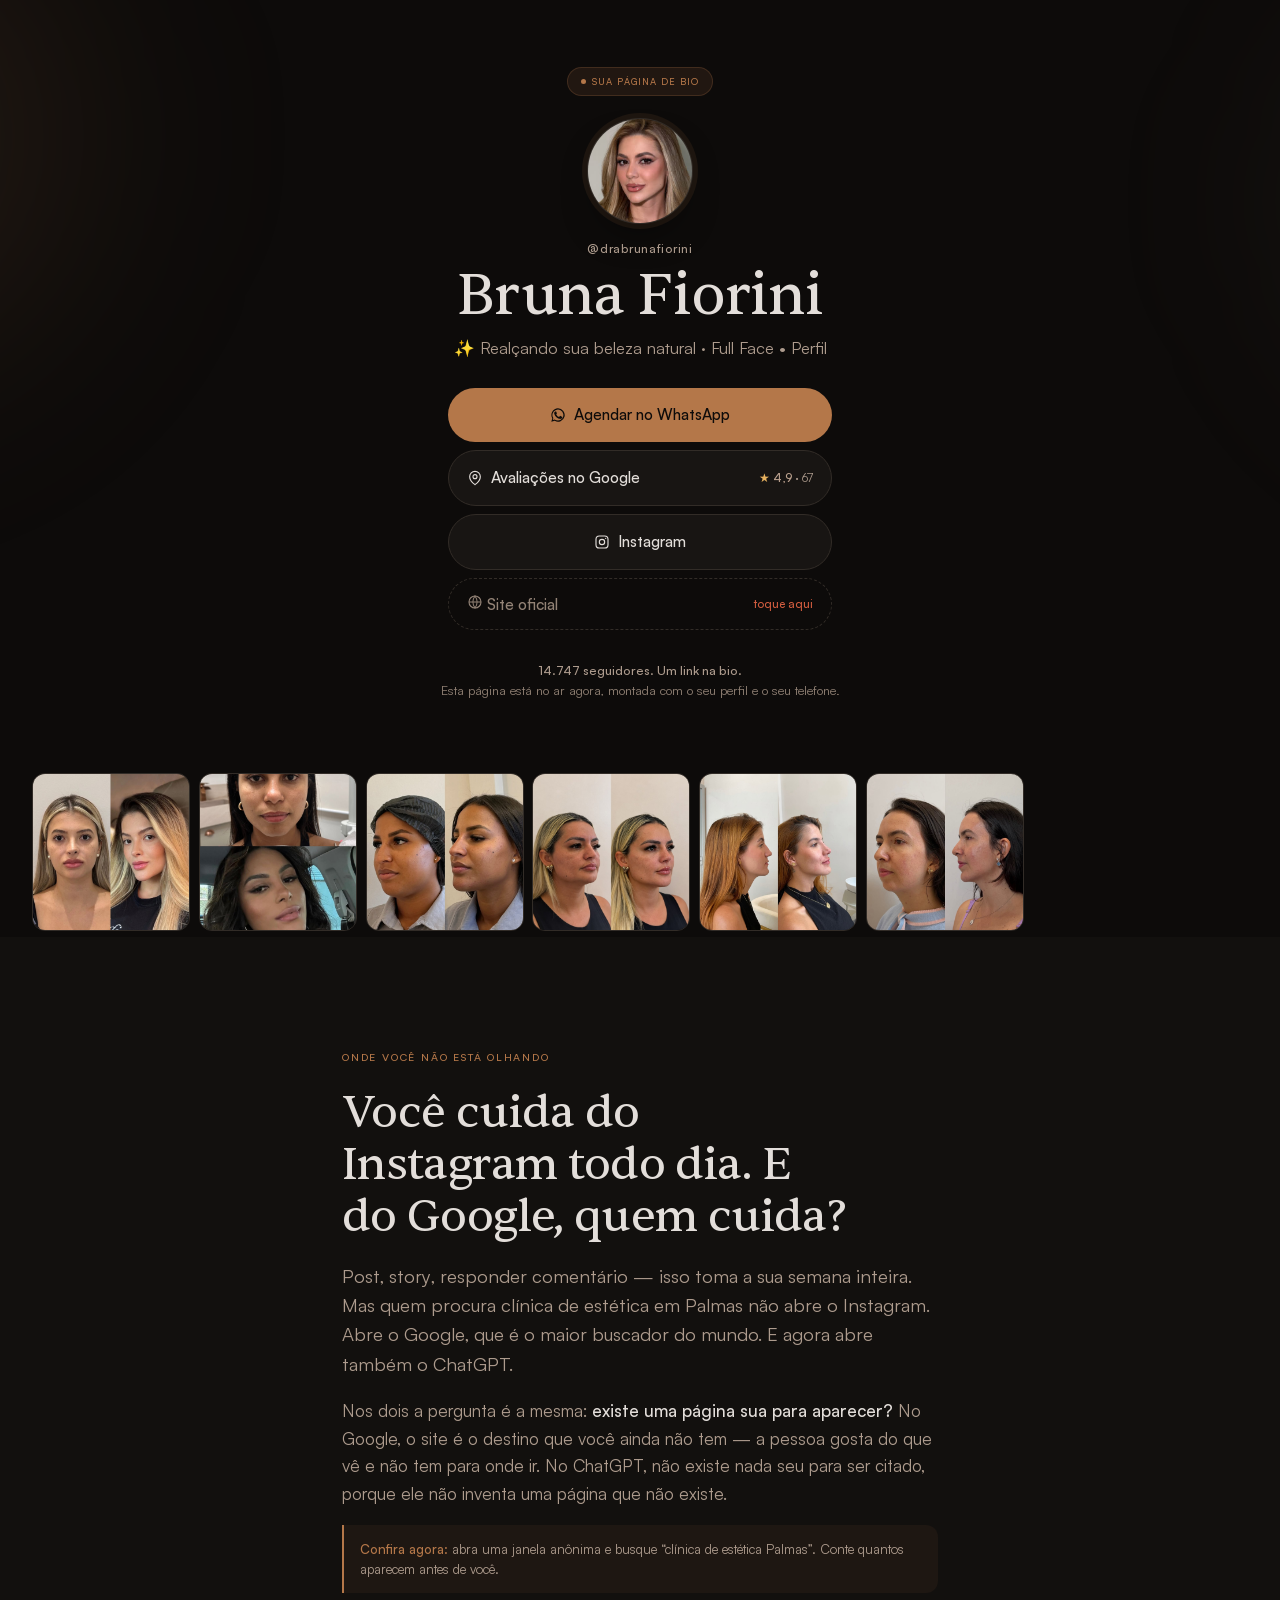
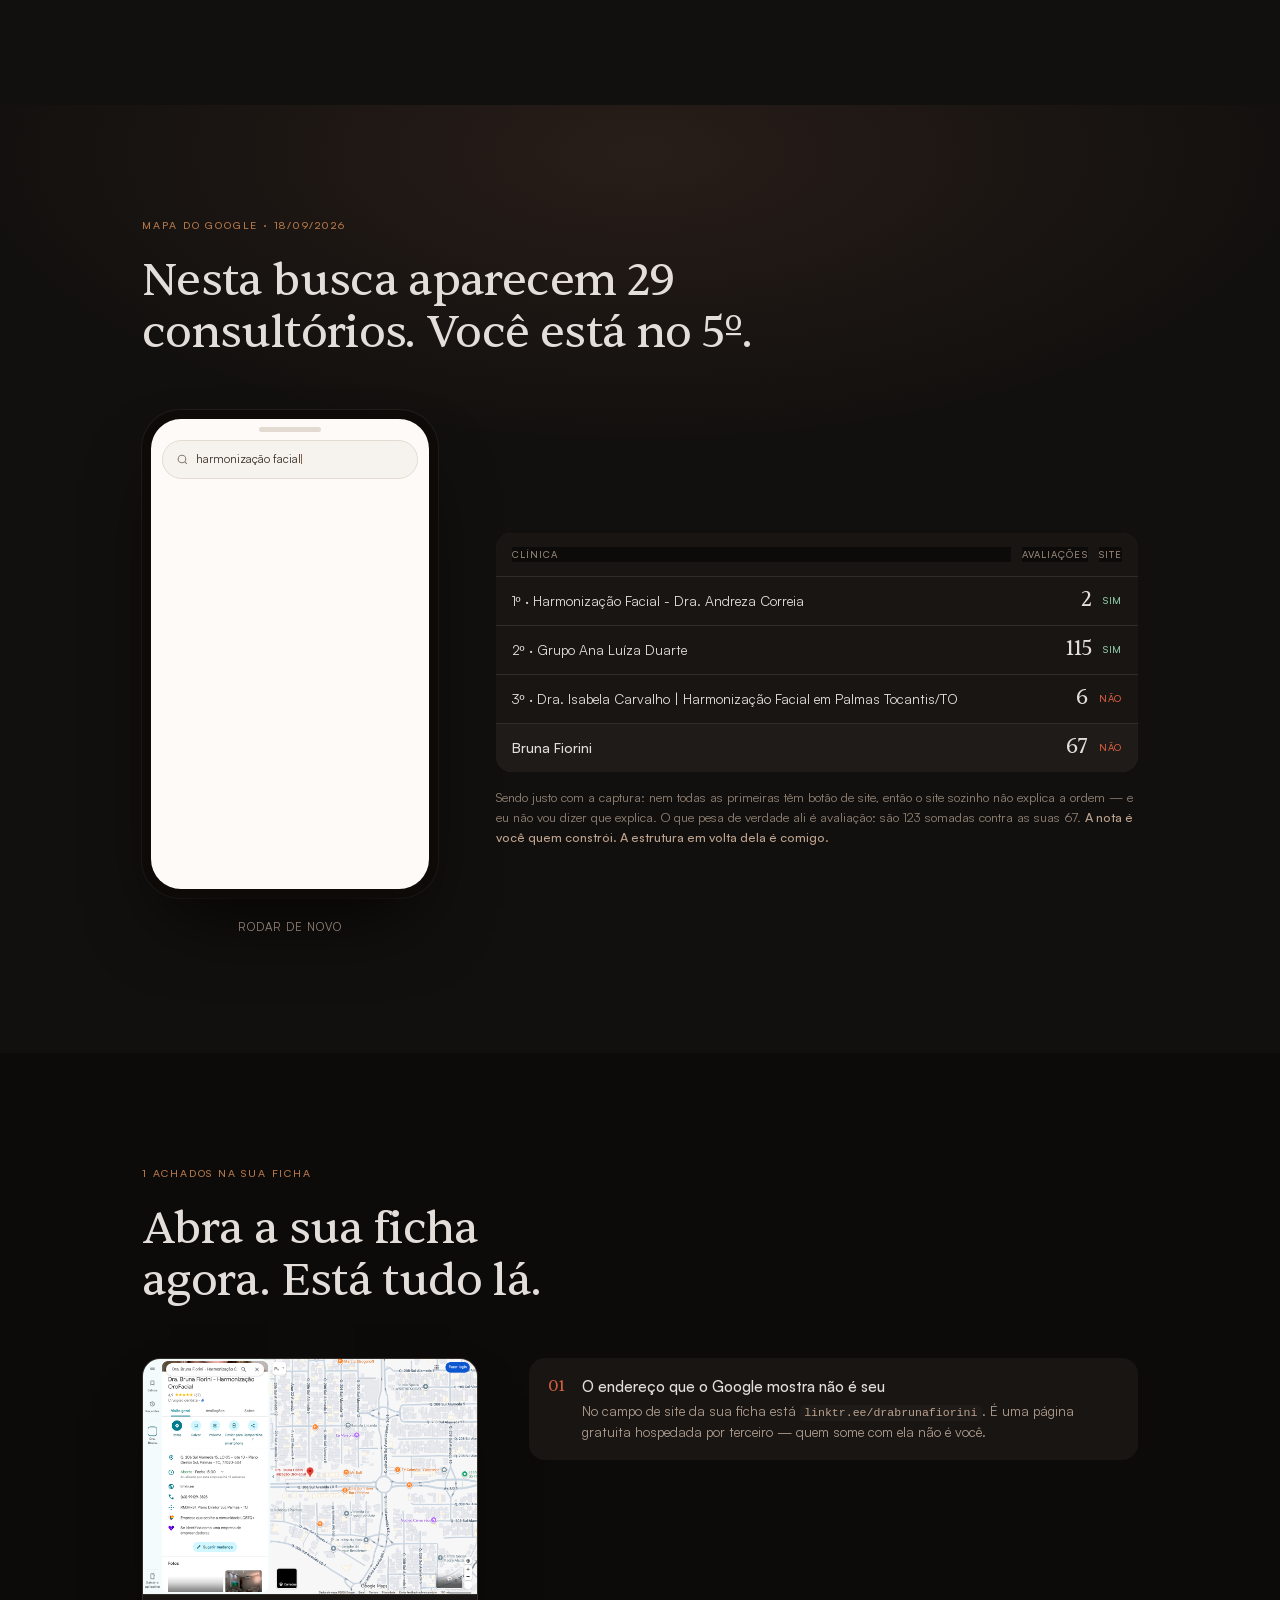
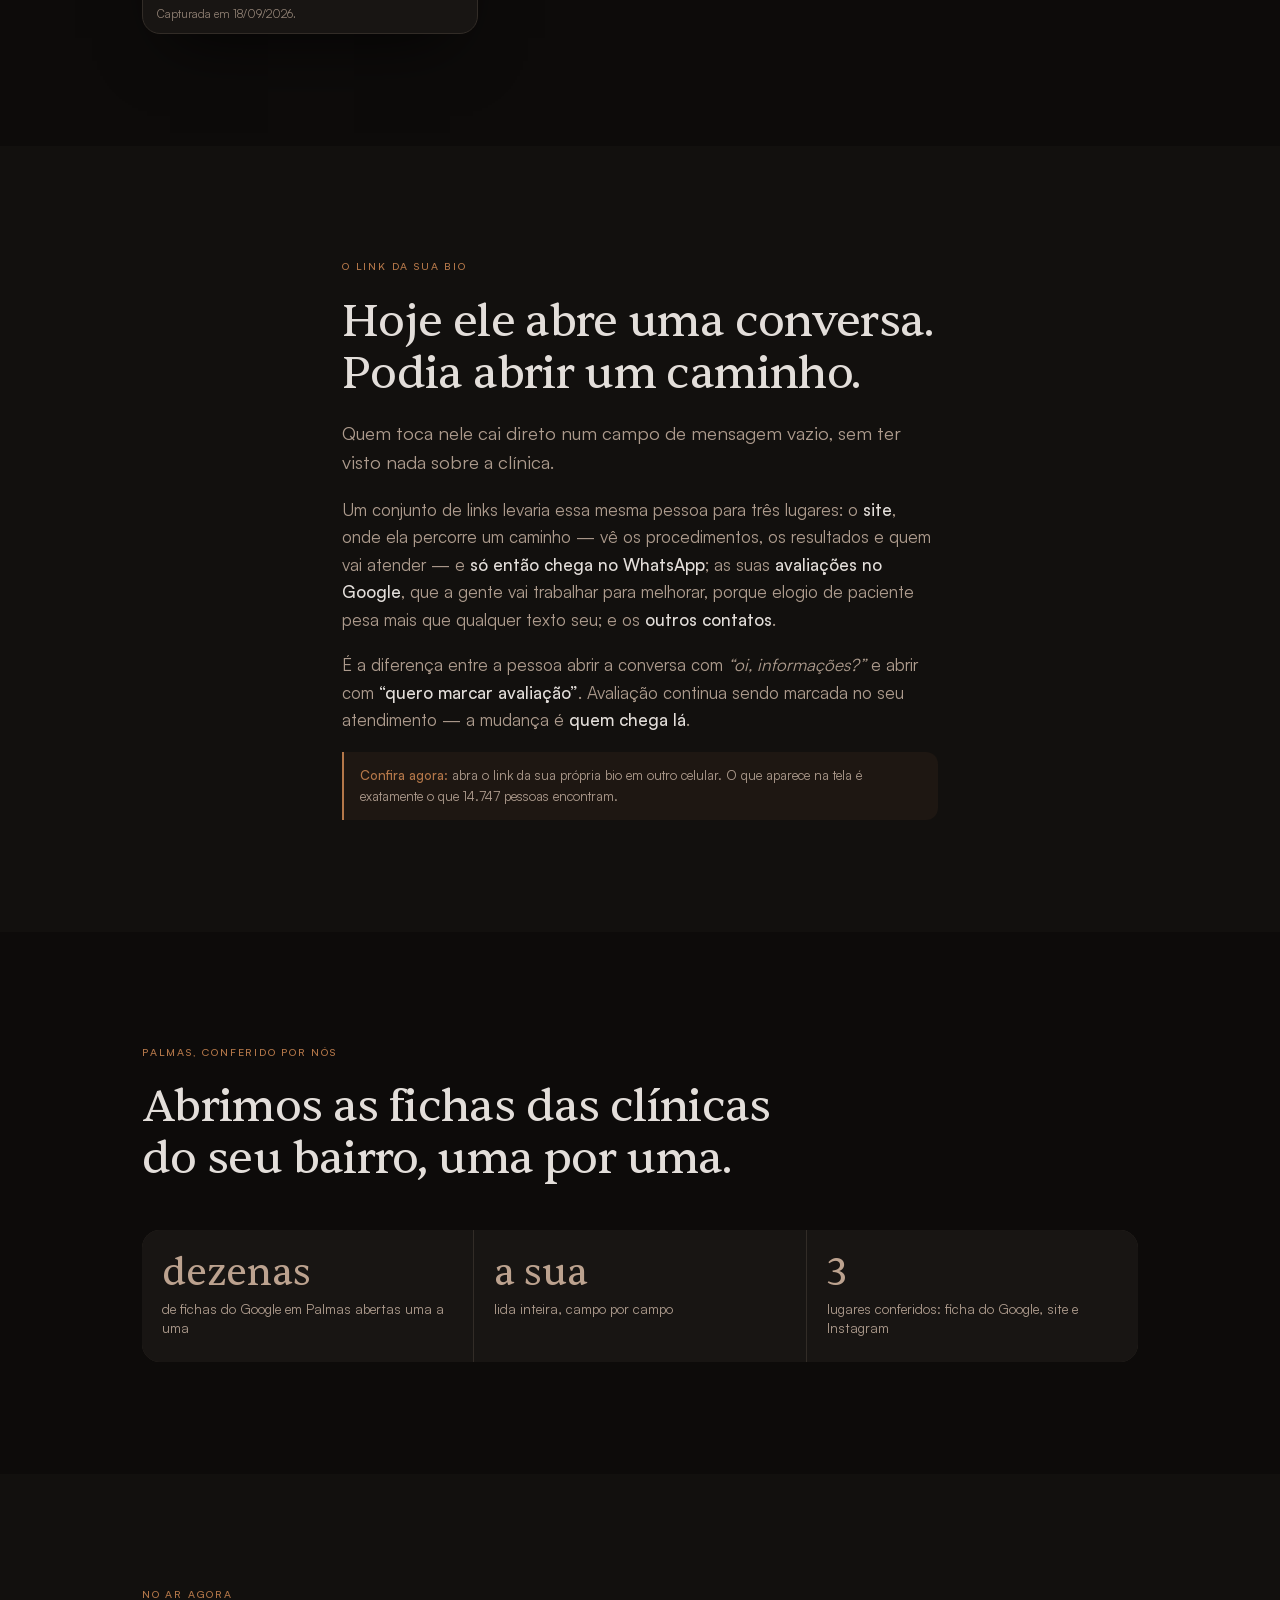
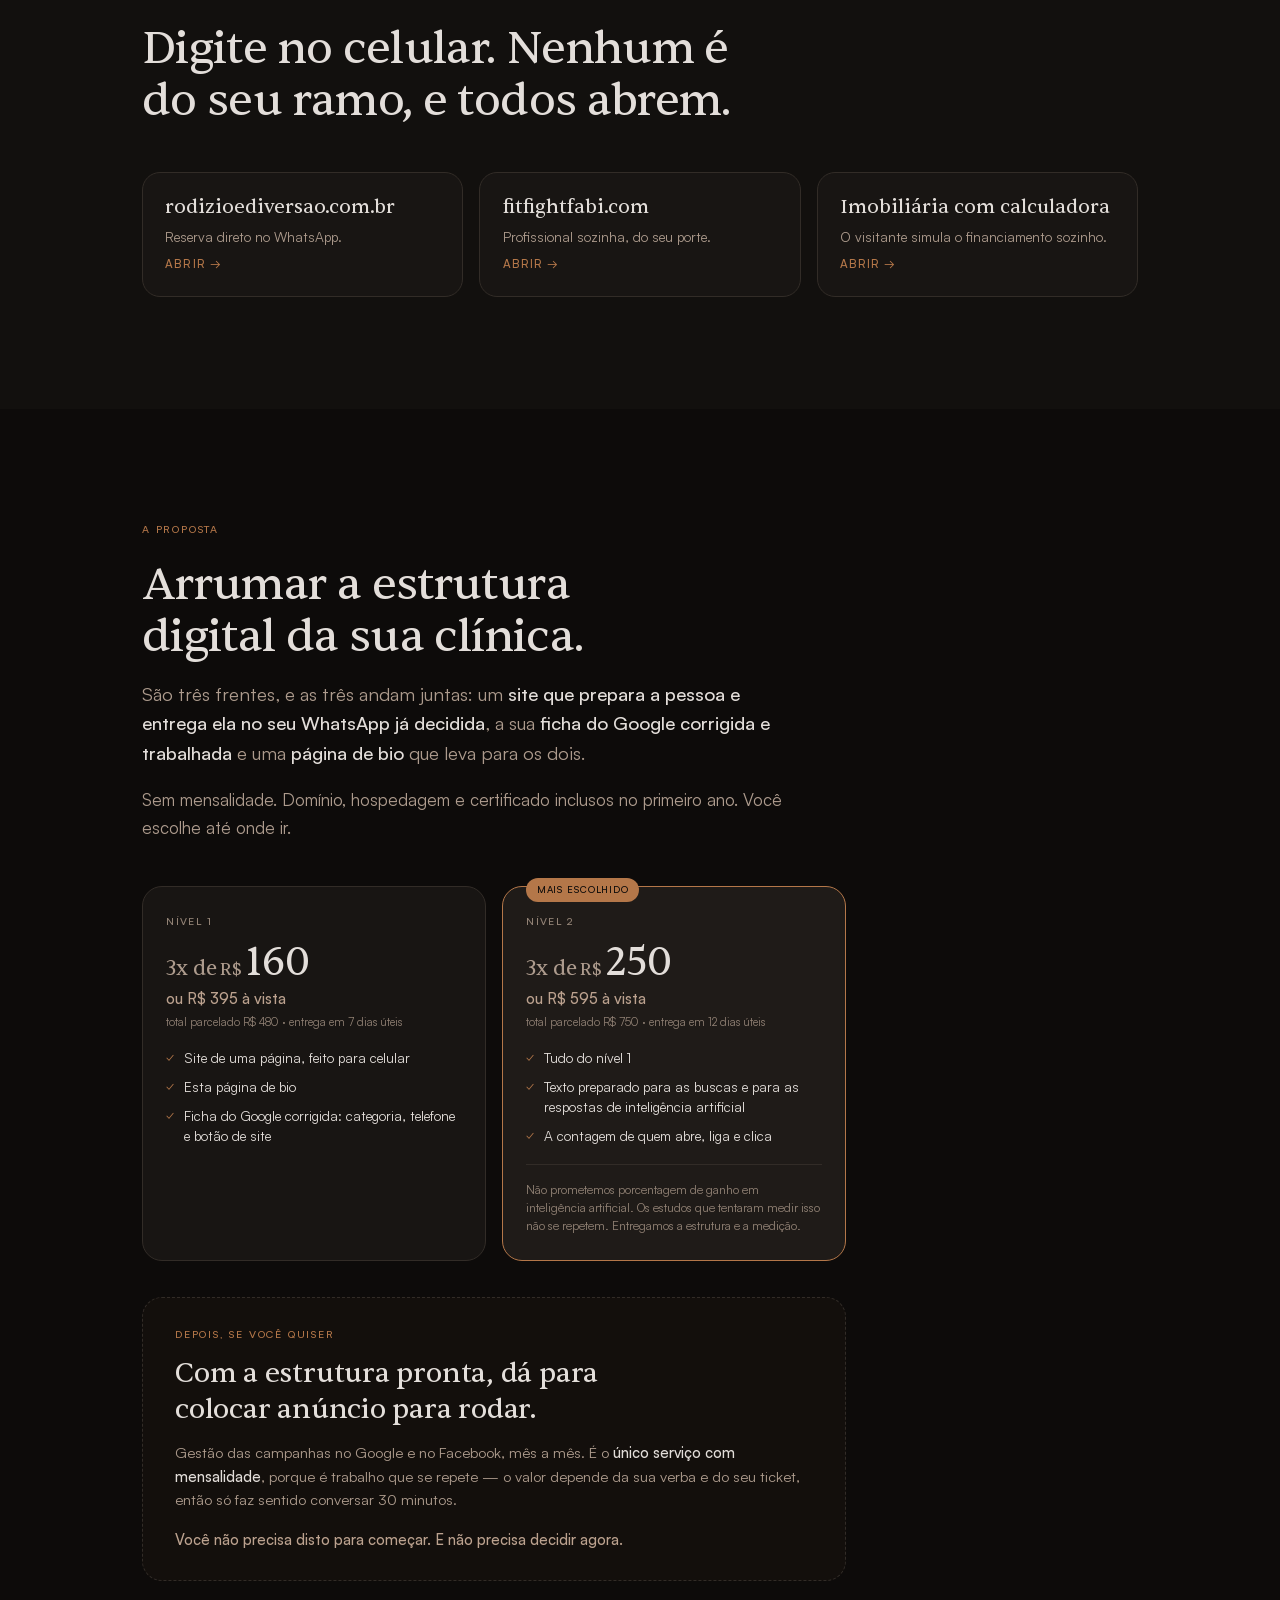
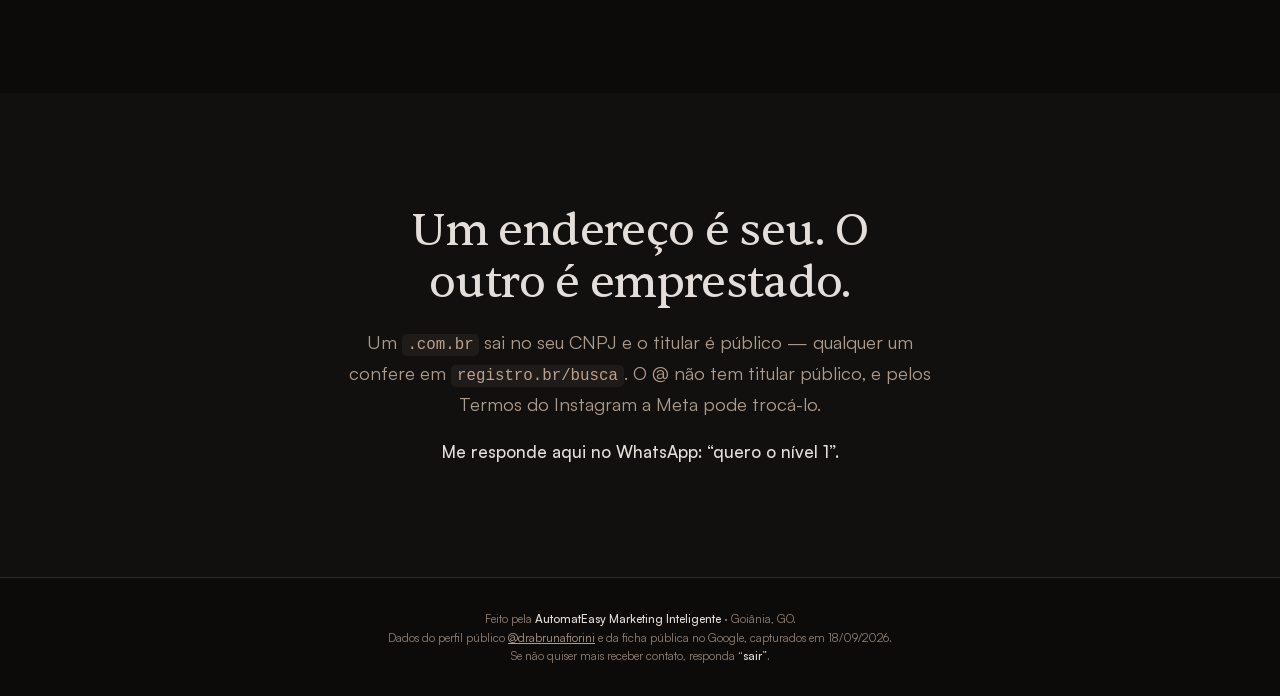
<file: drabrunafiorini/index.html>
<!doctype html>
<html lang="pt-BR" data-slug="drabrunafiorini">
<head>
<meta charset="utf-8">
<meta name="viewport" content="width=device-width, initial-scale=1, viewport-fit=cover">
<title>Auditoria técnica — Bruna Fiorini</title>
<meta name="robots" content="noindex, nofollow">
<meta name="description" content="O que a ficha do Google e o Instagram de Bruna Fiorini mostram hoje, conferido item por item pela AutomatEasy.">
<meta name="theme-color" content="#0d0b0a">

<!-- A prévia do link. Sem isto a peça chega no WhatsApp como três linhas de texto
     cinza — foi o que aconteceu com a da Laryssa em 16/09/2026. O caminho da capa
     PRECISA ser absoluto: o raspador do WhatsApp não resolve caminho relativo. -->
<meta property="og:type" content="website">
<meta property="og:locale" content="pt_BR">
<meta property="og:site_name" content="AutomatEasy">
<meta property="og:title" content="Auditoria técnica — Bruna Fiorini">
<meta property="og:description" content="O que a ficha do Google e o Instagram de Bruna Fiorini mostram hoje, conferido item por item pela AutomatEasy.">
<meta property="og:url" content="https://automateasy-drabrunafiorini.netlify.app/">
<meta property="og:image" content="https://automateasy-drabrunafiorini.netlify.app/img/capa.png">
<meta property="og:image:type" content="image/png">
<meta property="og:image:width" content="2400">
<meta property="og:image:height" content="1260">
<meta property="og:image:alt" content="Auditoria técnica — Bruna Fiorini">
<meta name="twitter:card" content="summary_large_image">
<meta name="twitter:title" content="Auditoria técnica — Bruna Fiorini">
<meta name="twitter:description" content="O que a ficha do Google e o Instagram de Bruna Fiorini mostram hoje, conferido item por item pela AutomatEasy.">
<meta name="twitter:image" content="https://automateasy-drabrunafiorini.netlify.app/img/capa.png">
<link rel="stylesheet" href="fontes.css">
<link rel="preload" as="font" type="font/woff2" crossorigin href="fontes/SIH66VPT4WS2HIF5PEJNDU4INNUF54LG.woff2">
<link rel="preload" as="font" type="font/woff2" crossorigin href="fontes/KFIAZD4RUMEZIYV6FQ3T3GP5PDBDB6JY.woff2">
<style>
:root{
  /* Paleta escura derivada da medicao original (measure-colors --k 8), nao invertida:
     mantive a familia quente (marrom/pele) e reconstrui luminancia para fundo escuro. */
  --bg:#0d0b0a;              /* quase-preto QUENTE, nunca #000 */
  --bg-alt:#12100e;          /* faixa alternada */
  --surface:#181513;         /* cartao */
  --surface-2:#1f1b18;       /* cartao elevado */
  --ink:#e3deda;             /* texto claro quente, nunca #fff */
  --muted:#ad9b8d;
  --dim:#938376;             /* 4,5:1 sobre o fundo — legivel em corpo pequeno */
  --hair:#322c27;
  --accent:#b47749;          /* acento clareado p/ contraste em fundo escuro */
  --accent-soft:#bca28f;
  --alert:#d25d3f;
  --ok:#8fc9a6;
  --skin:#e6bfa6;
  --shadow:0 32px 64px -28px rgba(0,0,0,.72);
  --shadow-sm:0 12px 28px -14px rgba(0,0,0,.6);
  --serif:"Sentient",Georgia,"Times New Roman",serif;
  --sans:"Satoshi",-apple-system,BlinkMacSystemFont,"Segoe UI",sans-serif;
  --pad:clamp(1.15rem,5vw,2rem);
}
*{box-sizing:border-box}
html{-webkit-text-size-adjust:100%}
body{
  margin:0;background:var(--bg);color:var(--ink);
  font-family:var(--sans);font-size:1.0625rem;line-height:1.62;
  -webkit-font-smoothing:antialiased;overflow-x:hidden;
}
img{max-width:100%;display:block}
a{color:inherit}

.wrap{width:100%;max-width:1060px;margin:0 auto;padding-inline:var(--pad)}
.narrow{max-width:660px}
section{position:relative;padding-block:clamp(3.4rem,10vw,7rem)}
.alt{background:var(--bg-alt)}

/* ---------- tipografia ---------- */
h1,h2,h3{font-family:var(--serif);font-weight:400;letter-spacing:-.014em;line-height:1.1;
  margin:0;text-wrap:balance}
h1{font-size:clamp(2.1rem,8.8vw,3.6rem)}
h2{font-size:clamp(1.75rem,6.2vw,2.85rem);line-height:1.14}
h3{font-size:clamp(1.05rem,3.3vw,1.3rem);line-height:1.28;letter-spacing:-.008em}
p{margin:0 0 1.05em}
p:last-child{margin-bottom:0}
strong{font-weight:500;color:var(--ink)}

.kicker{font-size:.66rem;font-weight:500;letter-spacing:.17em;text-transform:uppercase;
  color:var(--accent);margin:0 0 1.3rem}
.lede{font-size:clamp(1rem,2.3vw,1.16rem);color:var(--muted);line-height:1.58}
.fine{font-size:.79rem;line-height:1.58;color:var(--dim)}
em.hl{font-style:normal;color:var(--accent-soft)}

/* ---------- hero ---------- */
.hero{position:relative;padding-top:clamp(2.2rem,8vw,4rem);
  padding-bottom:clamp(2.6rem,8vw,4.5rem);text-align:center;overflow:hidden}
.hero .aurora{position:absolute;inset:-26% -12% auto;height:min(720px,88vh);z-index:0;pointer-events:none}
.aurora::before,.aurora::after{content:"";position:absolute;border-radius:50%;filter:blur(86px)}
.aurora::before{width:96vw;height:96vw;max-width:760px;max-height:760px;top:-6%;left:-24%;
  background:radial-gradient(circle,rgba(180,119,73,.17),rgba(180,119,73,0) 64%)}
.aurora::after{width:84vw;height:84vw;max-width:660px;max-height:660px;top:10%;right:-26%;
  background:radial-gradient(circle,rgba(188,162,143,.10),rgba(188,162,143,0) 66%)}
.hero>*:not(.aurora){position:relative;z-index:1}

.selo{display:inline-flex;align-items:center;gap:.4rem;font-size:.58rem;font-weight:500;
  white-space:nowrap;letter-spacing:.11em;text-transform:uppercase;color:var(--accent);
  background:rgba(180,119,73,.12);border:1px solid rgba(180,119,73,.22);
  border-radius:999px;padding:.4rem .8rem;margin-bottom:1.4rem}
.selo b{width:5px;height:5px;border-radius:50%;background:var(--accent);flex:none}

.avatar{width:clamp(80px,23vw,104px);height:auto;aspect-ratio:1;  /* height:auto — senao o
  atributo height do HTML vira hint de apresentacao e anula o aspect-ratio */
  border-radius:50%;margin:0 auto 1rem;object-fit:cover;background:var(--surface);
  box-shadow:0 0 0 1px var(--hair),0 0 0 6px rgba(180,119,73,.10),0 18px 40px -18px rgba(0,0,0,.8)}
.handle{font-size:.76rem;letter-spacing:.06em;color:var(--muted);margin:0 0 .35rem;font-weight:500}
.hero h1{margin-bottom:.5rem}
.hero .bio{max-width:25rem;margin:0 auto;color:var(--muted);
  font-size:clamp(.92rem,3.5vw,1.0425rem);line-height:1.52;text-wrap:pretty}
.hero .local{margin-top:.45rem;font-size:.76rem;color:var(--dim);letter-spacing:.02em}

/* ---------- botoes do multi-link ---------- */
.links{display:flex;flex-direction:column;gap:.5rem;max-width:24rem;margin:1.7rem auto 0}
.btn{display:flex;align-items:center;justify-content:center;gap:.5rem;
  padding:.9rem 1rem;border-radius:999px;text-decoration:none;
  font-family:var(--sans);font-weight:500;font-size:clamp(.875rem,3.4vw,.97rem);
  white-space:nowrap;                     /* nunca quebra em 2 linhas e descola o icone */
  transition:transform .3s cubic-bezier(.2,.7,.3,1),background .3s,border-color .3s,color .3s}
.btn svg{width:16px;height:16px;flex:none}
.btn-primary{background:var(--accent);color:#0d0b0a;font-weight:500}
.btn-ghost{background:var(--surface);color:var(--ink);border:1px solid var(--hair)}
@media (hover:hover){
  .btn:hover{transform:translateY(-2px)}
  .btn-primary:hover{background:var(--accent-soft)}
  .btn-ghost:hover{border-color:var(--accent);color:var(--accent-soft)}
}
.btn:active{transform:translateY(0)}

/* botao que carrega um dado a direita */
.btn-dado{justify-content:space-between;gap:.5rem;padding-inline:1.1rem}
.btn-dado .lbl{display:flex;align-items:center;gap:.5rem;min-width:0;flex:0 1 auto;overflow:hidden}
.btn-dado .lbl span{overflow:hidden;text-overflow:ellipsis;min-width:0}
.btn-dado .val{flex:0 0 auto}
.btn-dado .val{font-size:.76rem;color:var(--muted);font-weight:400;flex:none}
.btn-dado .val b{color:var(--accent-soft);font-weight:500}
.estrela{color:#e8b25f}

/* botao do site que ela ainda nao tem */
.btn-vazio{border:1px dashed var(--hair);background:transparent;color:var(--dim);width:100%;
  cursor:pointer;justify-content:space-between;padding-inline:1.1rem}
.btn-vazio .val{font-size:.72rem;color:var(--alert);font-weight:500}
@media (hover:hover){.btn-vazio:hover{border-color:var(--alert);color:var(--muted)}}
.revelo{max-width:24rem;margin:.5rem auto 0;background:rgba(232,145,122,.07);
  border:1px solid rgba(232,145,122,.22);border-radius:16px;padding:.95rem 1.05rem;
  text-align:left;display:none}
.revelo.abre{display:block;animation:cai .42s cubic-bezier(.2,.7,.3,1)}
@keyframes cai{from{opacity:0;transform:translateY(-6px)}to{opacity:1;transform:none}}
.revelo p{font-size:.81rem;line-height:1.52;margin:0;color:var(--ink)}
.revelo p+p{margin-top:.45rem;color:var(--muted)}
.revelo a{color:var(--accent);font-weight:500;text-underline-offset:3px}

.hero-note{margin:1.9rem auto 0;max-width:26rem;font-size:.79rem;line-height:1.58;color:var(--dim)}
.hero-note strong{color:var(--muted);font-weight:500}

.rule{height:1px;background:var(--hair);border:0;margin:0}

/* ---------- galeria ---------- */
.strip{display:flex;gap:.55rem;overflow-x:auto;padding:0 var(--pad) .4rem;scrollbar-width:none;
  scroll-snap-type:x mandatory;-webkit-overflow-scrolling:touch}
.strip::-webkit-scrollbar{display:none}
.strip a{flex:none;width:33vw;max-width:158px;aspect-ratio:1;border-radius:13px;overflow:hidden;
  scroll-snap-align:center;border:1px solid var(--hair)}
.strip img{width:100%;height:100%;object-fit:cover;transition:transform .5s cubic-bezier(.2,.7,.3,1)}
@media (hover:hover){.strip a:hover img{transform:scale(1.05)}}

/* ---------- o corte ---------- */
.cut{background:var(--bg-alt);overflow:hidden}
.cut::before{content:"";position:absolute;top:-30%;left:50%;transform:translateX(-50%);
  width:120%;height:70%;pointer-events:none;
  background:radial-gradient(ellipse at center,rgba(232,145,122,.10),transparent 62%)}
.cut>*{position:relative}

.phone-block{display:grid;gap:clamp(1.8rem,6vw,3.2rem);align-items:center;margin-top:clamp(2.2rem,7vw,3.2rem)}
@media(min-width:880px){.phone-block{grid-template-columns:minmax(0,296px) 1fr;gap:3.6rem}}
.phone{width:min(296px,84vw);margin:0 auto;background:#0d0a08;border-radius:38px;padding:9px;
  box-shadow:0 40px 80px -30px rgba(0,0,0,.9),0 0 0 1px rgba(255,255,255,.06)}
.screen{background:#fdfaf8;color:#372c26;  /* a tela do Google e clara: nao inverter */
  border-radius:30px;overflow:hidden;min-height:min(470px,132vw);display:flex;flex-direction:column}
.notch{height:21px;display:flex;align-items:center;justify-content:center;flex:none}
.notch i{width:62px;height:5px;border-radius:99px;background:#e3dbd1}
.sbar{margin:0 11px 9px;background:#f6f3ee;border:1px solid #e3dbd1;border-radius:999px;
  padding:.55rem .8rem;display:flex;align-items:center;gap:.45rem;flex:none}
.sbar svg{width:13px;height:13px;flex:none;color:#8a7d72}
/* a fonte encolhe com a tela porque o termo varia muito de tamanho:
   "endocrinologista Nova Suica Goiania" tem 35 caracteres contra 21 de
   "dermatologista Goiania". Com tamanho fixo o fim do termo era comido pelo
   overflow em 320px, sem reticencia e sem aviso. min-width:0 e obrigatorio:
   sem ele o item flex se recusa a encolher abaixo do conteudo. */
.sbar span{font-size:clamp(.48rem,2.5vw,.73rem);color:#372c26;white-space:nowrap;
  overflow:hidden;min-width:0}
.caret{display:inline-block;width:1px;height:.85em;background:#8d6047;vertical-align:-.1em;
  animation:blink 1s steps(2,start) infinite}
@keyframes blink{to{visibility:hidden}}
.results{flex:1;overflow:visible;padding:0 11px 16px}
.res{display:flex;gap:.55rem;align-items:flex-start;padding:.68rem 0;border-top:1px solid #ece5dc;
  opacity:0;transform:translateY(10px)}
.res.in{opacity:1;transform:none;transition:opacity .5s ease,transform .5s cubic-bezier(.2,.7,.3,1)}
.res-body{min-width:0;flex:1}
.res-name{font-size:.77rem;font-weight:500;line-height:1.25;margin:0 0 .12rem;color:#372c26}
.res-meta{font-size:.67rem;color:#6f635a;line-height:1.38;margin:0}
.stars{color:#e8a13a;letter-spacing:-.05em}
.tag-web{font-size:.56rem;font-weight:500;letter-spacing:.06em;text-transform:uppercase;
  color:#2f6b4f;background:#e4f0e8;border-radius:99px;padding:.2rem .48rem;flex:none;margin-top:.1rem}
.res-absent{border:1px dashed #b5442a;border-radius:12px;padding:.7rem .78rem;margin-top:.85rem;
  background:rgba(181,68,42,.06);opacity:0;transform:translateY(10px)}
.res-absent.in{opacity:1;transform:none;
  transition:opacity .6s ease .1s,transform .6s cubic-bezier(.2,.7,.3,1) .1s}
.res-absent p{margin:0;font-size:.69rem;line-height:1.42;color:#a83e24;font-weight:500}
.res-absent .who{font-size:.77rem;font-weight:500;color:#372c26;margin-bottom:.12rem}
.replay{margin:.9rem auto 0;display:block;background:none;border:0;cursor:pointer;
  font-family:var(--sans);font-size:.72rem;letter-spacing:.09em;text-transform:uppercase;
  color:var(--dim);padding:.4rem}
.replay:hover{color:var(--accent)}

/* ---------- placar ---------- */
.score{display:grid;gap:1px;background:var(--hair);border-radius:16px;overflow:hidden;margin-top:1.8rem}
.score-row{display:grid;grid-template-columns:1fr auto auto;gap:.7rem;align-items:center;
  background:var(--surface);padding:.85rem 1rem}
.score-row.you{background:var(--surface-2)}
.score-who{font-size:.85rem;font-weight:400;line-height:1.3;min-width:0}
.score-n{font-family:var(--serif);font-size:1.3rem;line-height:1;text-align:right}
.score-web{font-size:.6rem;font-weight:500;letter-spacing:.06em;text-transform:uppercase;
  text-align:right;white-space:nowrap}
.yes{color:var(--ok)}.no{color:var(--alert)}
.score-head{font-size:.6rem;letter-spacing:.11em;text-transform:uppercase;color:var(--dim);
  font-weight:500;text-align:right;background:var(--bg)!important}
.score-head:first-child{text-align:left}

/* ---------- auditoria ---------- */
.audit{display:grid;gap:clamp(1.8rem,6vw,2.8rem);margin-top:clamp(2.2rem,7vw,3.2rem)}
@media(min-width:880px){.audit{grid-template-columns:minmax(0,336px) 1fr;gap:3.2rem;align-items:start}}
.shot{border-radius:18px;overflow:hidden;box-shadow:var(--shadow);background:var(--surface);
  border:1px solid var(--hair);margin:0}
.shot img{width:100%}
.shot figcaption{font-size:.71rem;color:var(--dim);padding:.65rem .85rem;
  border-top:1px solid var(--hair);line-height:1.5}
.finds{list-style:none;margin:0;padding:0;display:grid;gap:1px;background:var(--hair);
  border-radius:16px;overflow:hidden}
.finds li{background:var(--surface);padding:1.1rem 1.15rem;display:grid;
  grid-template-columns:auto 1fr;gap:.85rem;align-items:start}
.finds .n{font-family:var(--serif);font-size:1rem;color:var(--alert);line-height:1.35;width:1.3em}
.finds h3{font-size:.97rem;margin-bottom:.28rem;font-family:var(--sans);font-weight:500;
  letter-spacing:0;line-height:1.35;color:var(--ink)}
.finds p{font-size:.85rem;color:var(--muted);line-height:1.52;margin:0}
/* overflow-wrap:anywhere e obrigatorio: telefone quebra sozinho, mas endereco
   como sites.google.com/view/drlucasfreitas e uma palavra so de 38 caracteres
   e estourava a caixa em 320px, sem reticencia e sem aviso. */
code{font-family:ui-monospace,SFMono-Regular,Menlo,monospace;font-size:.85em;
  background:var(--surface-2);padding:.12em .36em;border-radius:5px;color:var(--accent-soft);
  overflow-wrap:anywhere;word-break:break-word}

/* ---------- blocos de argumento ---------- */
.confira{font-size:.82rem;line-height:1.55;color:var(--muted);margin-top:1.1rem;
  background:rgba(180,119,73,.07);border-left:2px solid var(--accent);
  border-radius:0 12px 12px 0;padding:.85rem 1rem}
.confira b{color:var(--accent);font-weight:500}
.cita{margin:1.2rem 0;padding:1rem 1.15rem;background:var(--surface);border:1px solid var(--hair);
  border-radius:14px;font-family:var(--serif);font-size:1.02rem;line-height:1.45;color:var(--ink)}
.cita cite{display:block;margin-top:.6rem;font-family:var(--sans);font-style:normal;
  font-size:.71rem;color:var(--dim);line-height:1.45}

/* ---------- numeros ---------- */
.stats{display:grid;gap:1px;background:var(--hair);border-radius:18px;overflow:hidden;
  margin-top:clamp(2rem,6vw,2.8rem)}
@media(min-width:640px){.stats{grid-template-columns:repeat(3,1fr)}}
.stat{background:var(--surface);padding:1.5rem 1.25rem}
.stat .v{font-family:var(--serif);font-size:2.4rem;line-height:1;margin-bottom:.4rem;color:var(--accent-soft)}
.stat .l{font-size:.85rem;color:var(--muted);line-height:1.42;margin:0}
.stat .src{font-size:.68rem;color:var(--dim);margin-top:.5rem;line-height:1.4}

/* ---------- portfolio ---------- */
.works{display:grid;gap:1rem;margin-top:clamp(2rem,6vw,2.8rem)}
@media(min-width:760px){.works{grid-template-columns:repeat(3,1fr)}}
.work{background:var(--surface);border:1px solid var(--hair);border-radius:18px;padding:1.4rem;
  text-decoration:none;display:flex;flex-direction:column;gap:.5rem;
  transition:transform .35s cubic-bezier(.2,.7,.3,1),border-color .35s,background .35s}
@media (hover:hover){.work:hover{transform:translateY(-3px);border-color:var(--accent);background:var(--surface-2)}}
.work .t{font-family:var(--serif);font-size:clamp(1rem,4.2vw,1.2rem);line-height:1.22;
  color:var(--ink);overflow-wrap:anywhere}
.work .d{font-size:.85rem;color:var(--muted);line-height:1.48;flex:1}
.work .go{font-size:.72rem;letter-spacing:.09em;text-transform:uppercase;color:var(--accent);
  font-weight:500}

/* ---------- planos ---------- */
.plans{display:grid;gap:1rem;margin-top:clamp(2rem,6vw,2.8rem)}
@media(min-width:760px){.plans{grid-template-columns:repeat(2,1fr);align-items:stretch;max-width:44rem;margin-inline:0}}
.plan{background:var(--surface);border:1px solid var(--hair);border-radius:20px;
  padding:1.6rem 1.45rem;display:flex;flex-direction:column}
.plan.pick{border-color:var(--accent);background:var(--surface-2);position:relative}
.plan.pick::before{content:"mais escolhido";position:absolute;top:-.6rem;left:1.45rem;
  background:var(--accent);color:#0d0b0a;font-size:.6rem;font-weight:500;letter-spacing:.09em;
  text-transform:uppercase;padding:.26rem .66rem;border-radius:99px}
.plan .lvl{font-size:.65rem;font-weight:500;letter-spacing:.13em;text-transform:uppercase;
  color:var(--dim);margin-bottom:.8rem}
.plan .price{font-family:var(--serif);font-size:clamp(2rem,7vw,2.5rem);line-height:1;
  margin-bottom:.3rem;color:var(--ink);display:flex;align-items:baseline;gap:.2rem;flex-wrap:wrap}
.plan .price .x{font-size:.52em;color:var(--muted)}
.plan .price .cif{font-size:.44em;color:var(--muted)}
.plan .avista{font-size:.95rem;color:var(--accent-soft);font-weight:500;margin-bottom:.15rem}
.plan .avista b{font-weight:500}
.plan .total{font-size:.7rem;color:var(--dim);margin-bottom:1.1rem;line-height:1.45}
.plan .price small{font-size:1.05rem;color:var(--muted)}
.plan .once{font-size:.73rem;color:var(--accent);margin-bottom:1.2rem;font-weight:500}
.plan ul{list-style:none;margin:0;padding:0;display:grid;gap:.55rem;flex:1;align-content:start}
.plan li{font-size:.85rem;line-height:1.48;display:grid;grid-template-columns:auto 1fr;gap:.55rem;
  align-items:start;color:var(--ink)}
.plan li.off{color:var(--dim)}
.plan li i{font-style:normal;color:var(--accent);font-size:.9em;line-height:1.5}
.plan li.off i{color:#4a3d34}
.plan .nota{font-size:.75rem;color:var(--dim);line-height:1.5;margin-top:1.1rem;
  padding-top:1rem;border-top:1px solid var(--hair)}

.upsell{margin-top:clamp(1.6rem,5vw,2.2rem);border:1px dashed var(--hair);border-radius:20px;
  padding:1.5rem 1.4rem;max-width:44rem;background:rgba(180,119,73,.04)}
@media(min-width:760px){.upsell{padding:1.8rem 2rem}}

/* ---------- fechamento ---------- */
.close{text-align:center}
.foot{border-top:1px solid var(--hair);padding-block:2rem;text-align:center}
.foot p{font-size:.73rem;color:var(--dim);line-height:1.6;max-width:34rem;margin:0 auto}
.foot a{color:var(--muted)}

/* ---------- tela estreita de verdade (inclui zoom de texto) ---------- */
.so-larga{display:inline}
@media(max-width:361px){
  .so-larga{display:none}                    /* vira so "Avaliacoes" */
  .btn{padding-inline:.85rem;gap:.4rem}
  .btn-dado .val{font-size:.72rem}
  .score-row{grid-template-columns:1fr auto auto;gap:.5rem;padding:.75rem .7rem}
  .score-who{font-size:.79rem}
  .score-n{font-size:1.15rem}
  .plan,.upsell{padding:1.25rem 1.1rem}
  .stat{padding:1.25rem 1rem}
  .finds li{padding:.95rem .9rem;gap:.7rem}
  .res-name{font-size:.74rem}
  .res-meta{font-size:.64rem}
}

/* ---------- reveal ---------- */
.rv{opacity:0;transform:translateY(16px)}
.rv.in{opacity:1;transform:none;transition:opacity .7s ease,transform .7s cubic-bezier(.2,.7,.3,1)}
@media(prefers-reduced-motion:reduce){
  .rv,.res,.res-absent{opacity:1!important;transform:none!important;transition:none!important}
  .caret{animation:none}
}
</style>
</head>
<body>

<header class="hero">
  <div class="aurora" aria-hidden="true"></div>
  <div class="wrap">
    <span class="selo"><b></b>Sua página de bio</span>
    <img class="avatar" src="img/perfil.jpg" alt="Bruna Fiorini" width="104" height="104">
    <p class="handle">@drabrunafiorini</p>
    <h1>Bruna Fiorini</h1>
    <p class="bio">✨ Realçando sua beleza natural · Full Face • Perfil</p>

    <nav class="links">
      <a class="btn btn-primary" href="https://wa.me/5563991293828" target="_blank" rel="noopener">
        <svg viewBox="0 0 24 24" fill="currentColor" aria-hidden="true"><path d="M17.5 14.4c-.3-.2-1.7-.9-2-1-.3-.1-.5-.2-.7.1-.2.3-.7 1-.9 1.2-.2.2-.3.2-.6.1-.3-.2-1.2-.5-2.3-1.4-.9-.8-1.4-1.7-1.6-2-.2-.3 0-.5.1-.6l.5-.5c.1-.2.2-.3.3-.5 0-.2 0-.4 0-.5 0-.2-.7-1.6-.9-2.2-.2-.6-.5-.5-.7-.5h-.6c-.2 0-.5.1-.8.4-.3.3-1 1-1 2.5s1.1 2.9 1.2 3.1c.2.2 2.1 3.2 5.1 4.5.7.3 1.3.5 1.7.6.7.2 1.4.2 1.9.1.6-.1 1.7-.7 2-1.4.2-.7.2-1.2.2-1.4-.1-.1-.3-.2-.6-.3M12 2a10 10 0 0 0-8.6 15L2 22l5.1-1.3A10 10 0 1 0 12 2m0 18.2c-1.6 0-3.2-.4-4.5-1.2l-.3-.2-3 .8.8-3-.2-.3a8.2 8.2 0 1 1 7.2 4z"/></svg>
        Agendar no WhatsApp
      </a>

      <a class="btn btn-ghost btn-dado" href="https://www.google.com/maps/place/?q=place_id:null" target="_blank" rel="noopener">
        <span class="lbl">
          <svg viewBox="0 0 24 24" fill="none" stroke="currentColor" stroke-width="1.7" aria-hidden="true"><path d="M20 10c0 6-8 12-8 12s-8-6-8-12a8 8 0 0 1 16 0z"/><circle cx="12" cy="10" r="3"/></svg>
          <span>Avaliaç&otilde;es<span class="so-larga"> no Google</span></span>
        </span>
        <span class="val"><span class="estrela">★</span> <b>4,9</b> · 67</span>
      </a>
      <a class="btn btn-ghost" href="https://instagram.com/drabrunafiorini" target="_blank" rel="noopener">
        <svg viewBox="0 0 24 24" fill="none" stroke="currentColor" stroke-width="1.7" aria-hidden="true"><rect x="3" y="3" width="18" height="18" rx="5"/><circle cx="12" cy="12" r="4"/><circle cx="17.5" cy="6.5" r="1" fill="currentColor" stroke="none"/></svg>
        Instagram
      </a>

      <button class="btn btn-vazio" id="btn-site" type="button" aria-expanded="false" aria-controls="sem-site">
        <span class="lbl">
          <svg viewBox="0 0 24 24" fill="none" stroke="currentColor" stroke-width="1.7" aria-hidden="true"><circle cx="12" cy="12" r="9"/><path d="M3 12h18M12 3a15 15 0 0 1 0 18a15 15 0 0 1 0-18z"/></svg>
          <span>Site oficial</span>
        </span>
        <span class="val">toque aqui</span>
      </button>
    </nav>

    <div class="revelo" id="sem-site" role="region" aria-labelledby="btn-site">
      <p><strong>Este abre — mas o endereço não é seu.</strong></p>
      <p>A sua ficha aponta para <a href="https://linktr.ee/drabrunafiorini" target="_blank" rel="noopener">linktr.ee/drabrunafiorini</a>,
         uma página gratuita hospedada por terceiro. Some a página, some o endereço.
         <a href="#busca">Role e veja a busca →</a></p>
    </div>


    <p class="hero-note">
      <strong>14.747 seguidores. Um link na bio.</strong><br>
      Esta página está no ar agora, montada com o seu perfil e o seu telefone.
    </p>
  </div>
</header>

<div class="strip" aria-label="Últimas publicações">
  <a href="https://www.instagram.com/drabrunafiorini/" target="_blank" rel="noopener"><img src="img/post1.jpg" alt="Publicação de Bruna Fiorini" loading="lazy"></a>
  <a href="https://www.instagram.com/drabrunafiorini/" target="_blank" rel="noopener"><img src="img/post2.jpg" alt="Publicação de Bruna Fiorini" loading="lazy"></a>
  <a href="https://www.instagram.com/drabrunafiorini/" target="_blank" rel="noopener"><img src="img/post3.jpg" alt="Publicação de Bruna Fiorini" loading="lazy"></a>
  <a href="https://www.instagram.com/drabrunafiorini/" target="_blank" rel="noopener"><img src="img/post4.jpg" alt="Publicação de Bruna Fiorini" loading="lazy"></a>
  <a href="https://www.instagram.com/drabrunafiorini/" target="_blank" rel="noopener"><img src="img/post5.jpg" alt="Publicação de Bruna Fiorini" loading="lazy"></a>
  <a href="https://www.instagram.com/drabrunafiorini/" target="_blank" rel="noopener"><img src="img/post6.jpg" alt="Publicação de Bruna Fiorini" loading="lazy"></a>
</div>

<section class="alt">
  <div class="wrap narrow rv">
    <p class="kicker">Onde você não está olhando</p>
    <h2>Você cuida do Instagram todo dia. E do Google, quem cuida?</h2>
    <p class="lede" style="margin-top:1.1rem">
      Post, story, responder comentário — isso toma a sua semana inteira. Mas quem procura
      clínica de estética em Palmas não abre o Instagram. Abre o Google, que é
      o maior buscador do mundo. E agora abre também o ChatGPT.
    </p>
    <p style="color:var(--muted);margin-top:1rem">
      Nos dois a pergunta é a mesma: <strong>existe uma página sua para aparecer?</strong>
      No Google, o site é o destino que você ainda não tem — a pessoa gosta do que vê e não
      tem para onde ir. No ChatGPT, não existe nada seu para ser citado, porque ele não
      inventa uma página que não existe.
    </p>
    <p class="confira">
      <b>Confira agora:</b> abra uma janela anônima e busque “clínica de estética Palmas”.
      Conte quantos aparecem antes de você.
    </p>
  </div>
</section>

<section class="cut" id="busca">
  <div class="wrap">
    <div class="narrow rv">
      <p class="kicker">Mapa do Google · 18/09/2026</p>
      <h2>Nesta busca aparecem 29 consultórios. Você está no 5º.</h2>
    </div>
    <div class="phone-block">
      <div>
        <div class="phone rv">
          <div class="screen">
            <div class="notch"><i></i></div>
            <div class="sbar">
              <svg viewBox="0 0 24 24" fill="none" stroke="currentColor" stroke-width="2"><circle cx="11" cy="11" r="7"/><path d="m20 20-3.5-3.5"/></svg>
              <span id="q"></span>
            </div>
            <div class="results" id="results">
              <div class="res">
                <div class="res-body">
                  <p class="res-name">Harmonização Facial - Dra. Andreza Correia</p>
                  <p class="res-meta"><span class="stars">★★★★★</span> 5,0 (2)<br>Centro de saúde e beleza · 704 Sul / ARSE 71, Alameda 3, Av. Palmas</p>
                </div>
                <span class="tag-web">Website</span>
              </div>
              <div class="res">
                <div class="res-body">
                  <p class="res-name">Grupo Ana Luíza Duarte</p>
                  <p class="res-meta"><span class="stars">★★★★★</span> 5,0 (115)<br>Clínica especializada · 403 Sul Al, 10 - Qi, 27 - Lt 51</p>
                </div>
                <span class="tag-web">Website</span>
              </div>
              <div class="res">
                <div class="res-body">
                  <p class="res-name">Dra. Isabela Carvalho | Harmonização Facial em Palmas Tocantis/TO</p>
                  <p class="res-meta"><span class="stars">★★★★★</span> 5,0 (6)<br>Clínica especializada · Quadra ACSV Ne, 74</p>
                </div>
                
              </div>
              <div class="res-absent" id="absent">
                <p class="who">Bruna Fiorini · 4,9 (67)</p>
                <p>Não aparece nesta tela.</p>
              </div>
            </div>
          </div>
        </div>
        <button class="replay" id="replay" type="button">rodar de novo</button>
      </div>

      <div class="rv">
        <div class="score" role="table" aria-label="Comparação na busca">
          <div class="score-row" role="row">
            <span class="score-head">Clínica</span>
            <span class="score-head">Avaliações</span>
            <span class="score-head">Site</span>
          </div>
          <div class="score-row" role="row">
            <span class="score-who">1º · Harmonização Facial - Dra. Andreza Correia</span>
            <span class="score-n">2</span><span class="score-web yes">sim</span>
          </div>
          <div class="score-row" role="row">
            <span class="score-who">2º · Grupo Ana Luíza Duarte</span>
            <span class="score-n">115</span><span class="score-web yes">sim</span>
          </div>
          <div class="score-row" role="row">
            <span class="score-who">3º · Dra. Isabela Carvalho | Harmonização Facial em Palmas Tocantis/TO</span>
            <span class="score-n">6</span><span class="score-web no">não</span>
          </div>
          <div class="score-row you" role="row">
            <span class="score-who"><strong>Bruna Fiorini</strong></span>
            <span class="score-n">67</span><span class="score-web no">não</span>
          </div>
        </div>
        <p class="fine" style="margin-top:1rem">Sendo justo com a captura: nem todas as primeiras têm botão de site, então o site sozinho não explica a ordem — e eu não vou dizer que explica. O que pesa de verdade ali é avaliação: são 123 somadas contra as suas 67. <strong style="color:var(--accent-soft)">A nota é você quem constrói. A estrutura em volta dela é comigo.</strong></p>
      </div>
    </div>
  </div>
</section>

<section>
  <div class="wrap">
    <div class="narrow rv">
      <p class="kicker">1 achados na sua ficha</p>
      <h2>Abra a sua ficha agora. Está tudo lá.</h2>
    </div>
    <div class="audit">
      <figure class="shot rv">
        <img src="img/ficha-google.png" alt="Captura da ficha de Bruna Fiorini no Google" loading="lazy">
        <figcaption>Capturada em 18/09/2026.</figcaption>
      </figure>
      <ol class="finds rv">
        <li>
          <span class="n">01</span>
          <div>
            <h3>O endereço que o Google mostra não é seu</h3>
            <p>No campo de site da sua ficha está <code>linktr.ee/drabrunafiorini</code>. É uma página gratuita hospedada por terceiro — quem some com ela não é você.</p>
          </div>
        </li>
      </ol>
    </div>
  </div>
</section>


<section class="alt">
  <div class="wrap narrow rv">
    <p class="kicker">O link da sua bio</p>
    <h2>Hoje ele abre uma conversa. Podia abrir um caminho.</h2>
    <p class="lede" style="margin-top:1.1rem">
      Quem toca nele cai direto num campo de mensagem vazio, sem ter visto nada sobre a clínica.
    </p>
    <p style="color:var(--muted);margin-top:1rem">
      Um conjunto de links levaria essa mesma pessoa para três lugares:
      o <strong>site</strong>, onde ela percorre um caminho — vê os procedimentos, os resultados e
      quem vai atender — e <strong>só então chega no WhatsApp</strong>;
      as suas <strong>avaliações no Google</strong>, que a gente vai trabalhar para melhorar,
      porque elogio de paciente pesa mais que qualquer texto seu;
      e os <strong>outros contatos</strong>.
    </p>
    <p style="color:var(--muted);margin-top:1rem">
      É a diferença entre a pessoa abrir a conversa com <em>“oi, informações?”</em> e abrir com
      <strong>“quero marcar avaliação”</strong>. Avaliação continua sendo
      marcada no seu atendimento — a mudança é <strong>quem chega lá</strong>.
    </p>
    <p class="confira">
      <b>Confira agora:</b> abra o link da sua própria bio em outro celular. O que aparece
      na tela é exatamente o que 14.747 pessoas encontram.
    </p>
  </div>
</section>

<section>
  <div class="wrap">
    <div class="narrow rv">
      <p class="kicker">Palmas, conferido por nós</p>
      <h2>Abrimos as fichas das clínicas do seu bairro, uma por uma.</h2>
    </div>
    <div class="stats rv">
      <div class="stat">
        <p class="v">dezenas</p>
        <p class="l">de fichas do Google em Palmas abertas uma a uma</p>
      </div>
      <div class="stat">
        <p class="v">a sua</p>
        <p class="l">lida inteira, campo por campo</p>
      </div>
      <div class="stat">
        <p class="v">3</p>
        <p class="l">lugares conferidos: ficha do Google, site e Instagram</p>
      </div>
    </div>
  </div>
</section>

<section class="alt">
  <div class="wrap">
    <div class="narrow rv">
      <p class="kicker">No ar agora</p>
      <h2>Digite no celular. Nenhum é do seu ramo, e todos abrem.</h2>
    </div>
    <div class="works rv">
      <a class="work" href="https://rodizioediversao.com.br" target="_blank" rel="noopener">
        <span class="t">rodizioediversao.com.br</span>
        <span class="d">Reserva direto no WhatsApp.</span>
        <span class="go">abrir →</span>
      </a>
      <a class="work" href="https://fitfightfabi.com" target="_blank" rel="noopener">
        <span class="t">fitfightfabi.com</span>
        <span class="d">Profissional sozinha, do seu porte.</span>
        <span class="go">abrir →</span>
      </a>
      <a class="work" href="https://automateasy-portfolio-imobiliaria.netlify.app" target="_blank" rel="noopener">
        <span class="t">Imobiliária com calculadora</span>
        <span class="d">O visitante simula o financiamento sozinho.</span>
        <span class="go">abrir →</span>
      </a>
    </div>
  </div>
</section>

<section>
  <div class="wrap">
    <div class="narrow rv">
      <p class="kicker">A proposta</p>
      <h2>Arrumar a estrutura digital da sua clínica.</h2>
      <p class="lede" style="margin-top:1rem">
        São três frentes, e as três andam juntas: um <strong>site que prepara a pessoa e entrega
        ela no seu WhatsApp já decidida</strong>, a sua <strong>ficha do Google corrigida e trabalhada</strong> e uma
        <strong>página de bio</strong> que leva para os dois.
      </p>
      <p style="color:var(--muted);margin-top:.9rem">
        Sem mensalidade. Domínio, hospedagem e certificado inclusos no primeiro ano.
        Você escolhe até onde ir.
      </p>
    </div>

    <div class="plans rv">
      <div class="plan">
        <p class="lvl">Nível 1</p>
        <p class="price"><span class="x">3x de</span> <span class="cif">R$</span>160</p>
        <p class="avista">ou <b>R$ 395 à vista</b></p>
        <p class="total">total parcelado R$ 480 · entrega em 7 dias úteis</p>
        <ul>
          <li><i>✓</i> Site de uma página, feito para celular</li>
          <li><i>✓</i> Esta página de bio</li>
          <li><i>✓</i> Ficha do Google corrigida: categoria, telefone e botão de site</li>
        </ul>
      </div>

      <div class="plan pick">
        <p class="lvl">Nível 2</p>
        <p class="price"><span class="x">3x de</span> <span class="cif">R$</span>250</p>
        <p class="avista">ou <b>R$ 595 à vista</b></p>
        <p class="total">total parcelado R$ 750 · entrega em 12 dias úteis</p>
        <ul>
          <li><i>✓</i> Tudo do nível 1</li>
          <li><i>✓</i> Texto preparado para as buscas e para as respostas de inteligência artificial</li>
          <li><i>✓</i> A contagem de quem abre, liga e clica</li>
        </ul>
        <p class="nota">
          Não prometemos porcentagem de ganho em inteligência artificial. Os estudos que tentaram
          medir isso não se repetem. Entregamos a estrutura e a medição.
        </p>
      </div>
    </div>

    <div class="upsell rv">
      <div class="upsell-txt">
        <p class="kicker" style="margin-bottom:.8rem">Depois, se você quiser</p>
        <h3 style="font-family:var(--serif);font-size:clamp(1.3rem,4.2vw,1.75rem);font-weight:400;margin-bottom:.8rem">
          Com a estrutura pronta, dá para colocar anúncio para rodar.
        </h3>
        <p style="color:var(--muted);font-size:.92rem">
          Gestão das campanhas no Google e no Facebook, mês a mês. É o <strong>único serviço
          com mensalidade</strong>, porque é trabalho que se repete — o valor depende da sua
          verba e do seu ticket, então só faz sentido conversar 30 minutos.
        </p>
        <p style="color:var(--accent-soft);font-size:.92rem;margin-top:.8rem;font-weight:500">
          Você não precisa disto para começar. E não precisa decidir agora.
        </p>
      </div>
    </div>
  </div>
</section>

<section class="close alt">
  <div class="wrap narrow rv">
    <h2>Um endereço é seu. O outro é emprestado.</h2>
    <p class="lede" style="margin-top:1.1rem">
      Um <code>.com.br</code> sai no seu CNPJ e o titular é público — qualquer um confere em
      <code>registro.br/busca</code>. O @ não tem titular público, e pelos Termos do Instagram
      a Meta pode trocá-lo.
    </p>
    <p style="color:var(--ink);margin-top:1.2rem;font-weight:500">
      Me responde aqui no WhatsApp: “quero o nível 1”.
    </p>
  </div>
</section>

<footer class="foot">
  <div class="wrap">
    <p>
      Feito pela <strong>AutomatEasy Marketing Inteligente</strong> · Goiânia, GO.<br>
      Dados do perfil público <a href="https://instagram.com/drabrunafiorini" target="_blank" rel="noopener">@drabrunafiorini</a>
      e da ficha pública no Google, capturados em 18/09/2026.<br>
      Se não quiser mais receber contato, responda <strong>“sair”</strong>.
    </p>
  </div>
</footer>

<script>
(function(){
  var reduce = matchMedia('(prefers-reduced-motion: reduce)').matches;

  /* revelacao discreta */
  var rv = document.querySelectorAll('.rv');
  if (reduce) { rv.forEach(function(e){ e.classList.add('in') }); }
  else {
    var io = new IntersectionObserver(function(es){
      es.forEach(function(e){ if(e.isIntersecting){ e.target.classList.add('in'); io.unobserve(e.target) } });
    }, {threshold:.12, rootMargin:'0px 0px -8% 0px'});
    rv.forEach(function(e){ io.observe(e) });
  }

  /* o botao do site que ela nao tem */
  [['btn-site','sem-site'],['btn-gmb','sem-gmb']].forEach(function(par){
    var bs = document.getElementById(par[0]), rev = document.getElementById(par[1]);
    if (!bs || !rev) return;                 // a ficha so existe quando ela nao tem
    bs.addEventListener('click', function(){
      var abre = !rev.classList.contains('abre');
      rev.classList.toggle('abre', abre);
      bs.setAttribute('aria-expanded', abre);
      bs.querySelector('.val').textContent = abre ? 'você ainda não tem' : 'toque aqui';
    });
  });

  /* a busca: unico momento com motion, porque o que ele mostra e uma ausencia */
  var QUERY = "harmonização facial Palmas";
  var qEl = document.getElementById('q');
  var resEls = document.querySelectorAll('#results .res');
  var absent = document.getElementById('absent');
  var timers = [];

  function clearAll(){ timers.forEach(clearTimeout); timers = []; }
  function at(ms, fn){ timers.push(setTimeout(fn, ms)); }

  function play(){
    clearAll();
    resEls.forEach(function(r){ r.classList.remove('in') });
    absent.classList.remove('in');
    qEl.textContent = '';

    if (reduce) {
      qEl.textContent = QUERY;
      resEls.forEach(function(r){ r.classList.add('in') });
      absent.classList.add('in');
      return;
    }

    qEl.innerHTML = '<span class="caret"></span>';
    var i = 0;
    (function type(){
      if (i <= QUERY.length){
        qEl.innerHTML = QUERY.slice(0,i) + '<span class="caret"></span>';
        i++;
        at(38 + Math.min(i,6)*4, type);
      } else {
        at(140, function(){ qEl.textContent = QUERY; });
        resEls.forEach(function(r, k){ at(320 + k*420, function(){ r.classList.add('in') }) });
        at(320 + resEls.length*420 + 560, function(){ absent.classList.add('in') });
      }
    })();
  }

  var phone = document.querySelector('.phone');
  if (phone){
    var po = new IntersectionObserver(function(es){
      es.forEach(function(e){ if(e.isIntersecting){ play(); po.unobserve(e.target) } });
    }, {threshold:.45});
    po.observe(phone);
  }
  document.getElementById('replay').addEventListener('click', play);

  /* ---- acompanhamento de abertura ----------------------------------------
     Duas marcas: uma ao carregar e outra aos 15 segundos. A segunda separa
     quem tocou no link sem querer de quem realmente parou para olhar.
     Depende de JavaScript de proposito: o raspador de previa do WhatsApp busca
     o HTML mas nao executa script, entao ele nao conta como abertura — sem
     isso toda proposta apareceria aberta no instante do envio.
     Falha em silencio: nada aqui pode aparecer no console do prospect.       */
  (function(){
    var VISITA = 'https://ybsscpynszizvtanphsu.supabase.co/functions/v1/visita-proposta';
    var slug = (document.documentElement.getAttribute('data-slug') || '');
    if (!slug) return;
    function marca(tipo){
      try { fetch(VISITA + '?slug=' + encodeURIComponent(slug) + '&tipo=' + tipo,
                  { method:'POST', mode:'no-cors', keepalive:true }).catch(function(){}); } catch(e){}
    }
    marca('abriu');
    var lido = false;
    setTimeout(function(){ if(!lido && !document.hidden){ lido = true; marca('leu'); } }, 15000);
  })();
})();
</script>

</body>
</html>
</file>
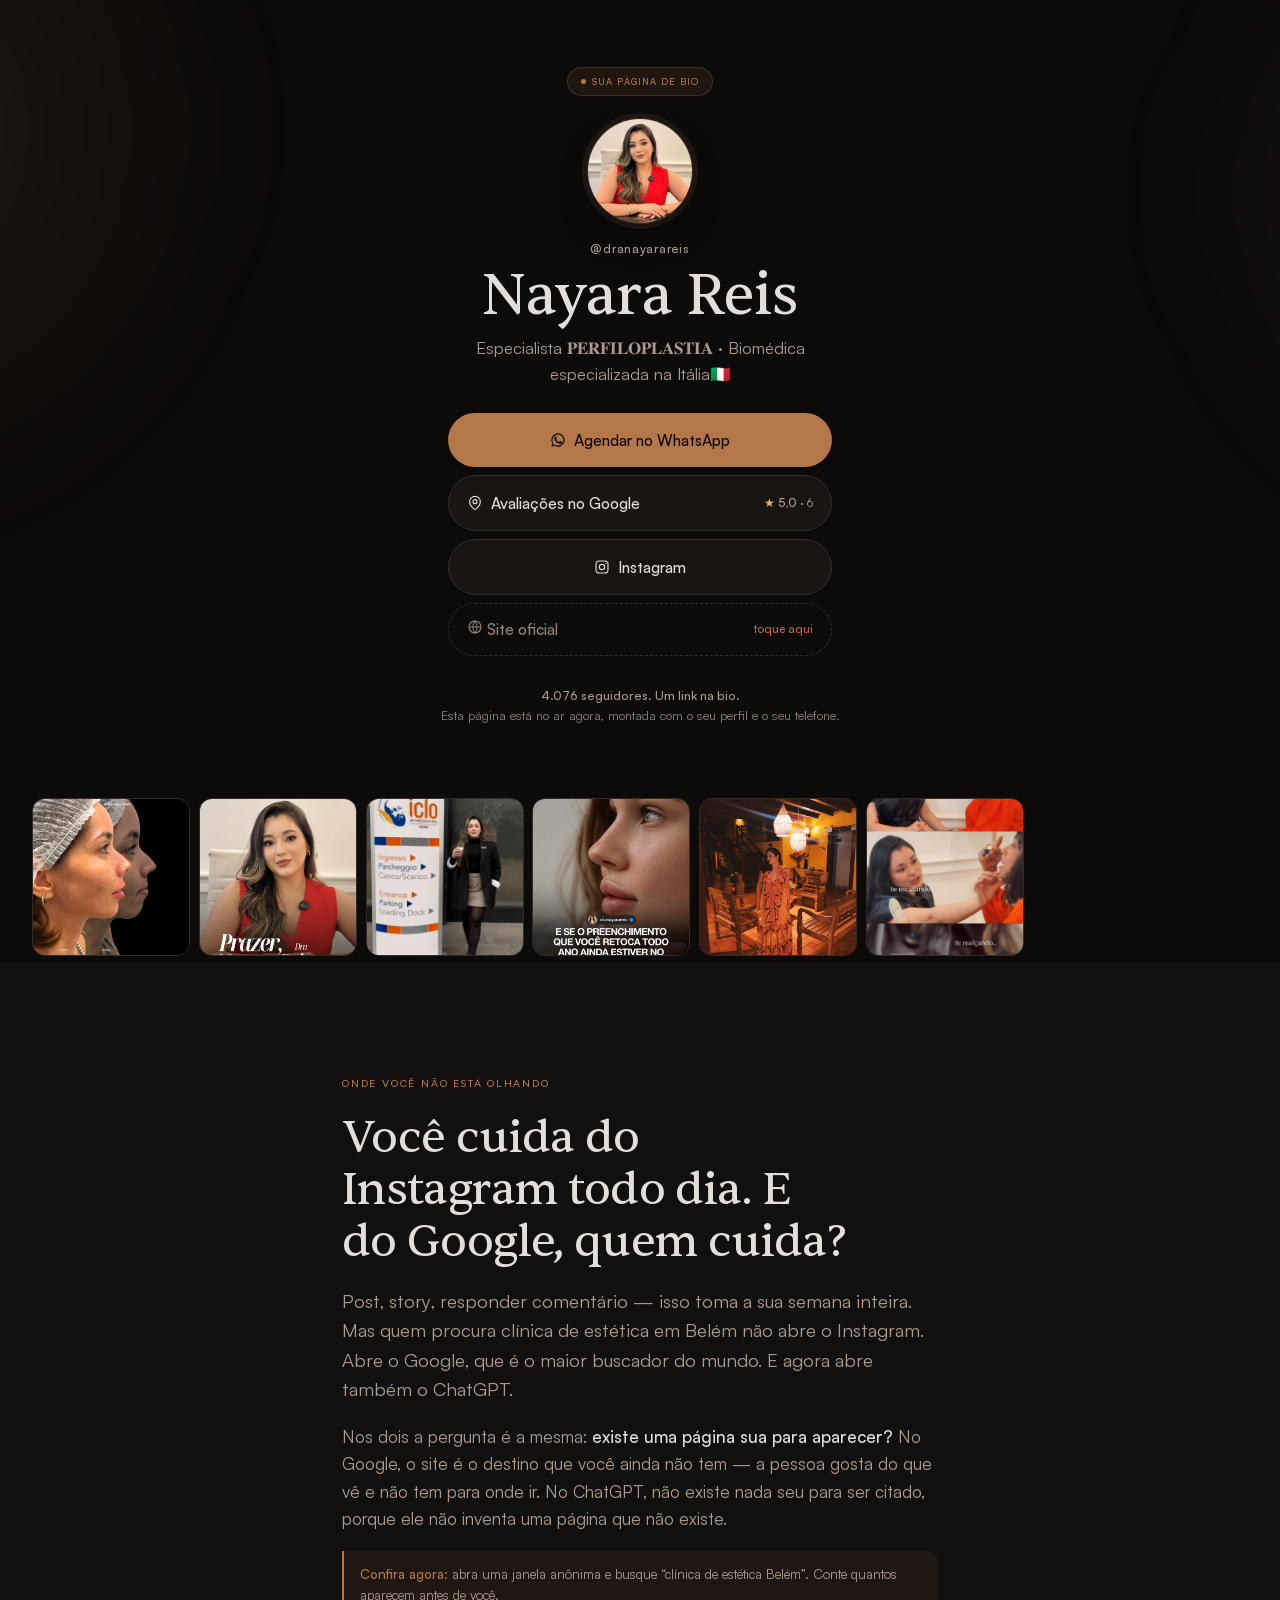
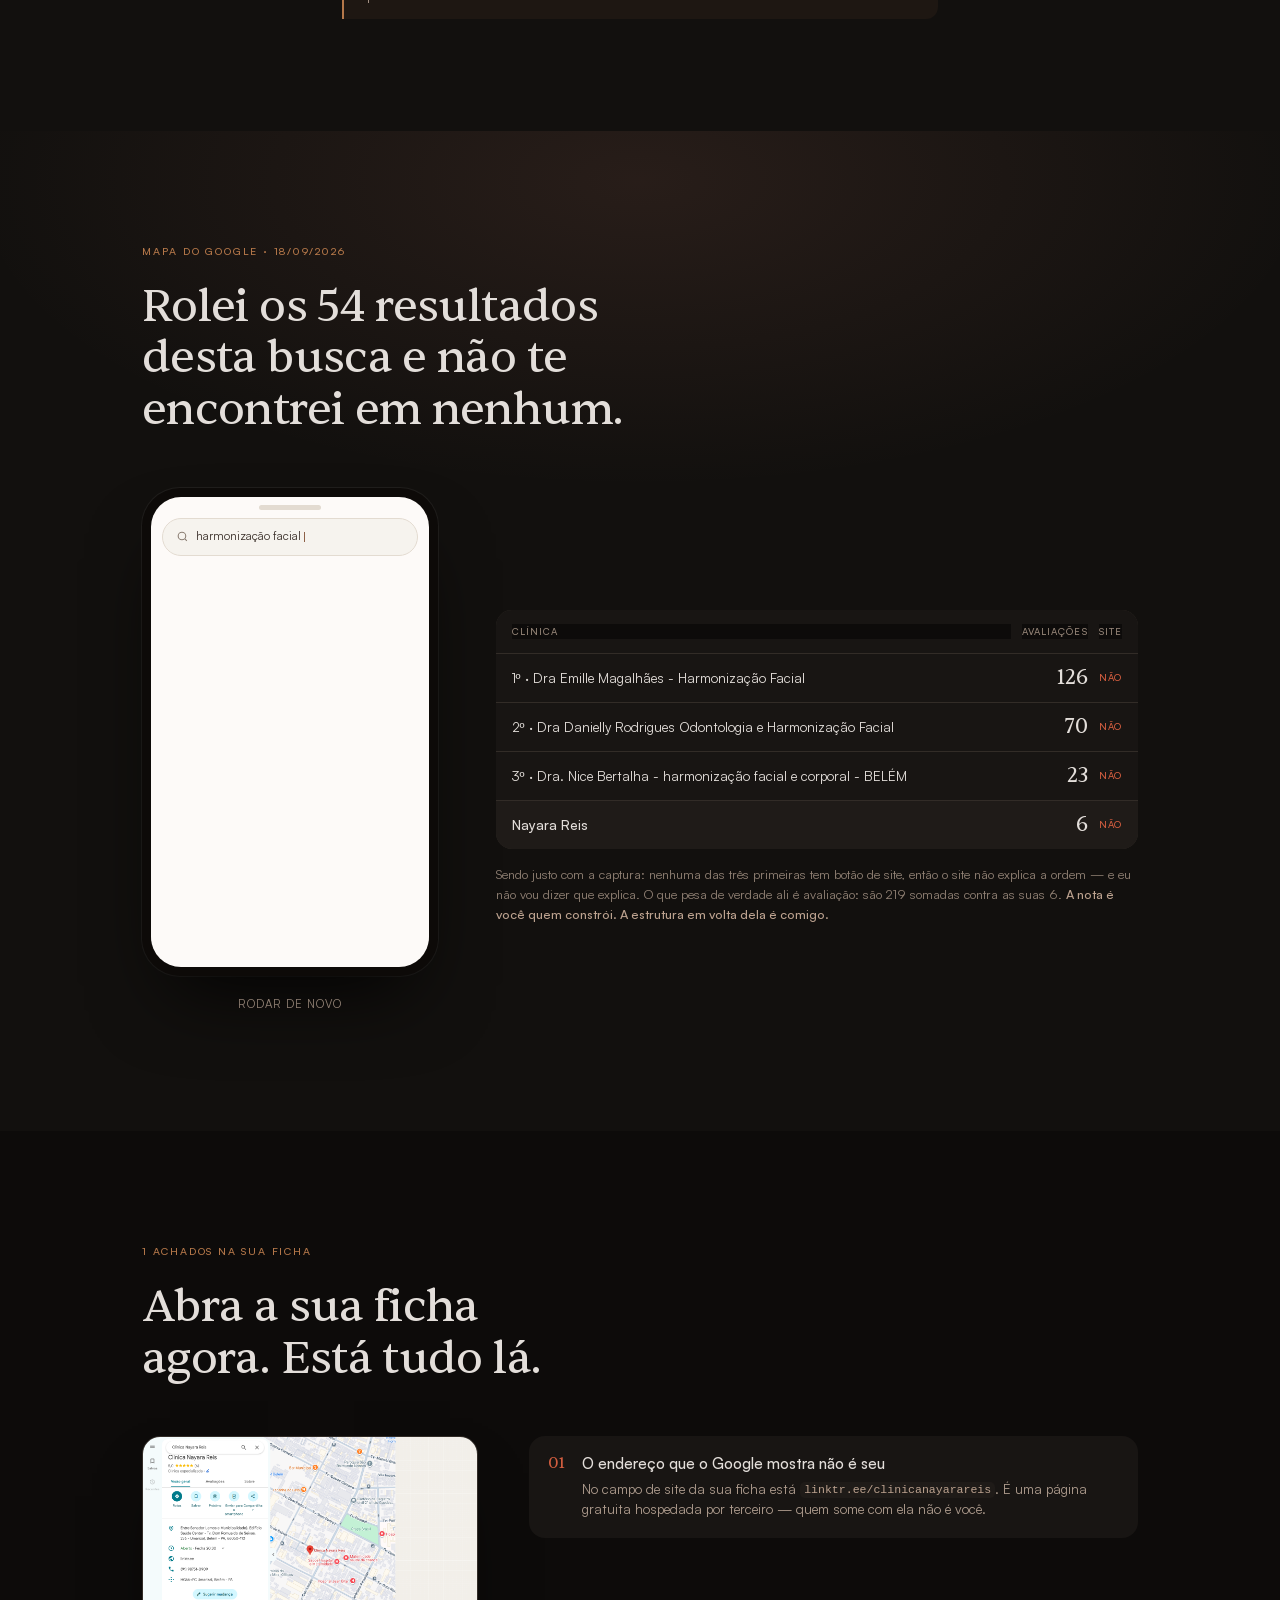
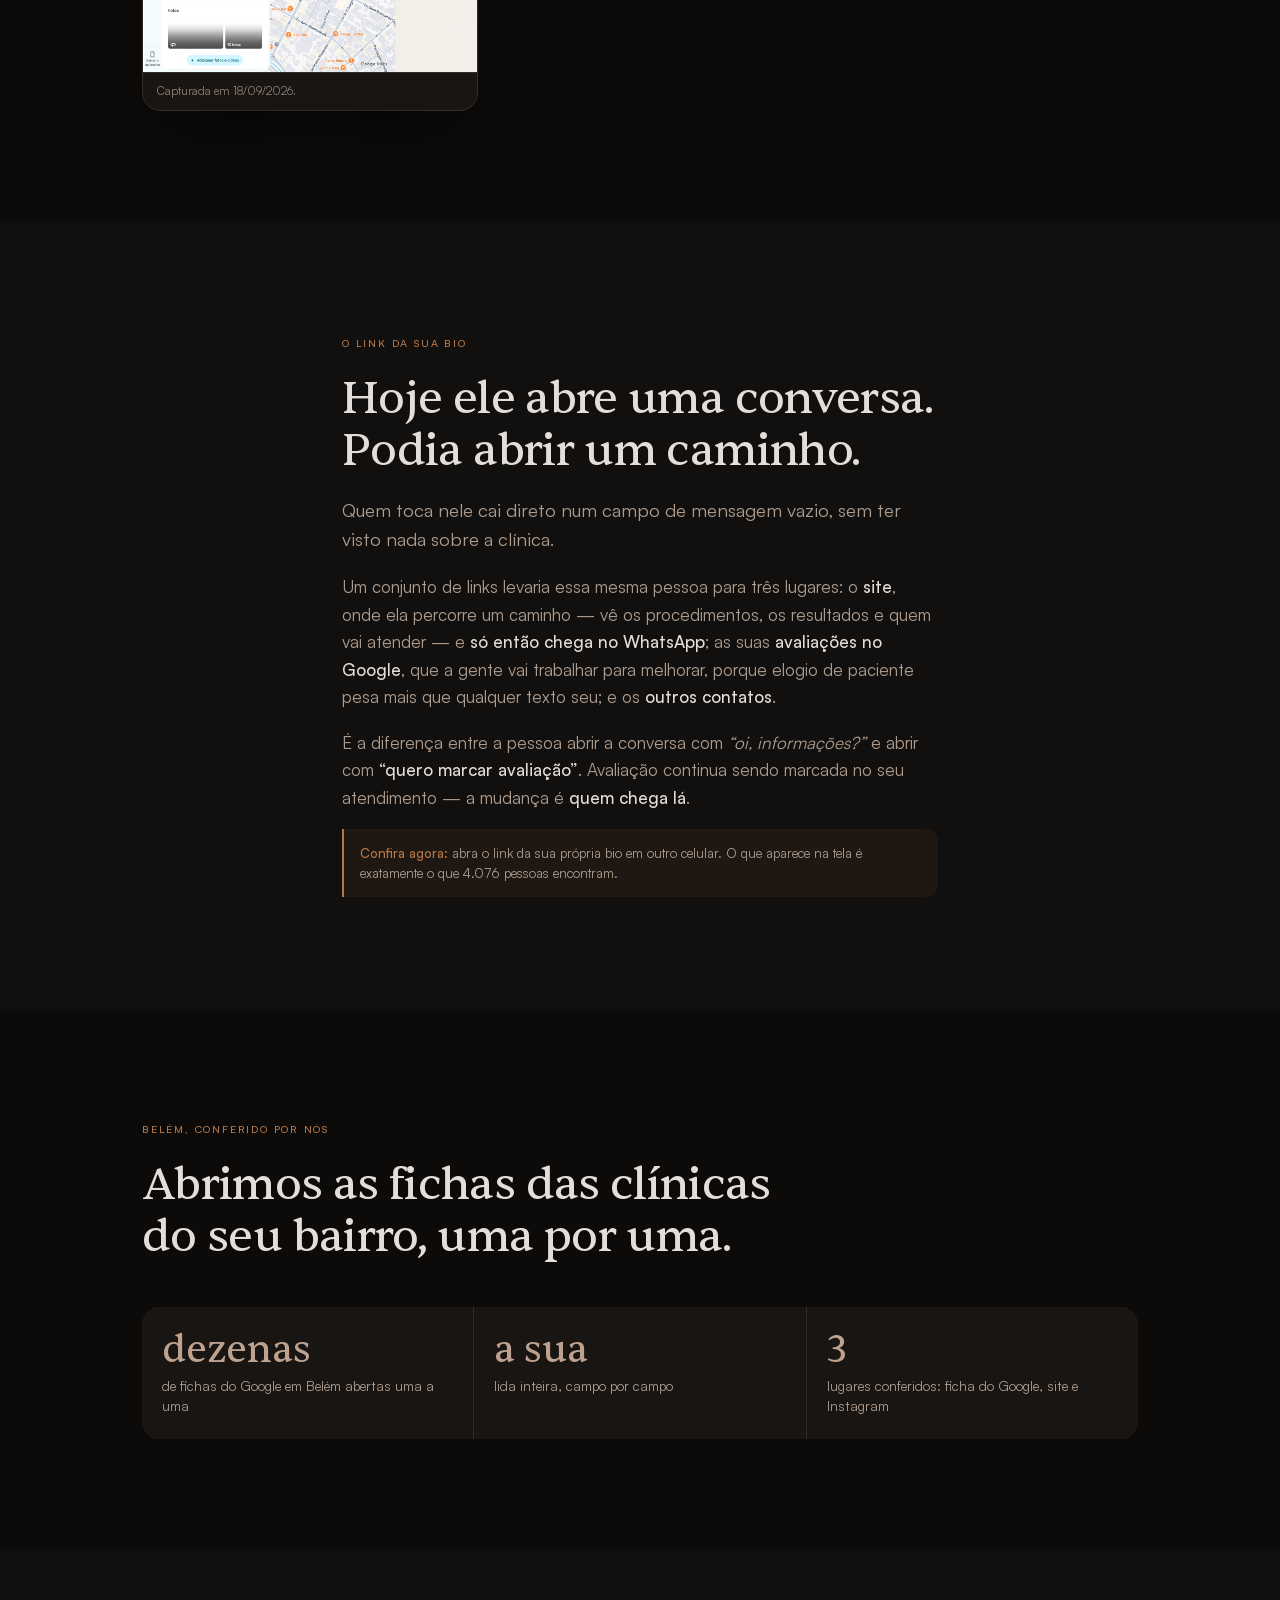
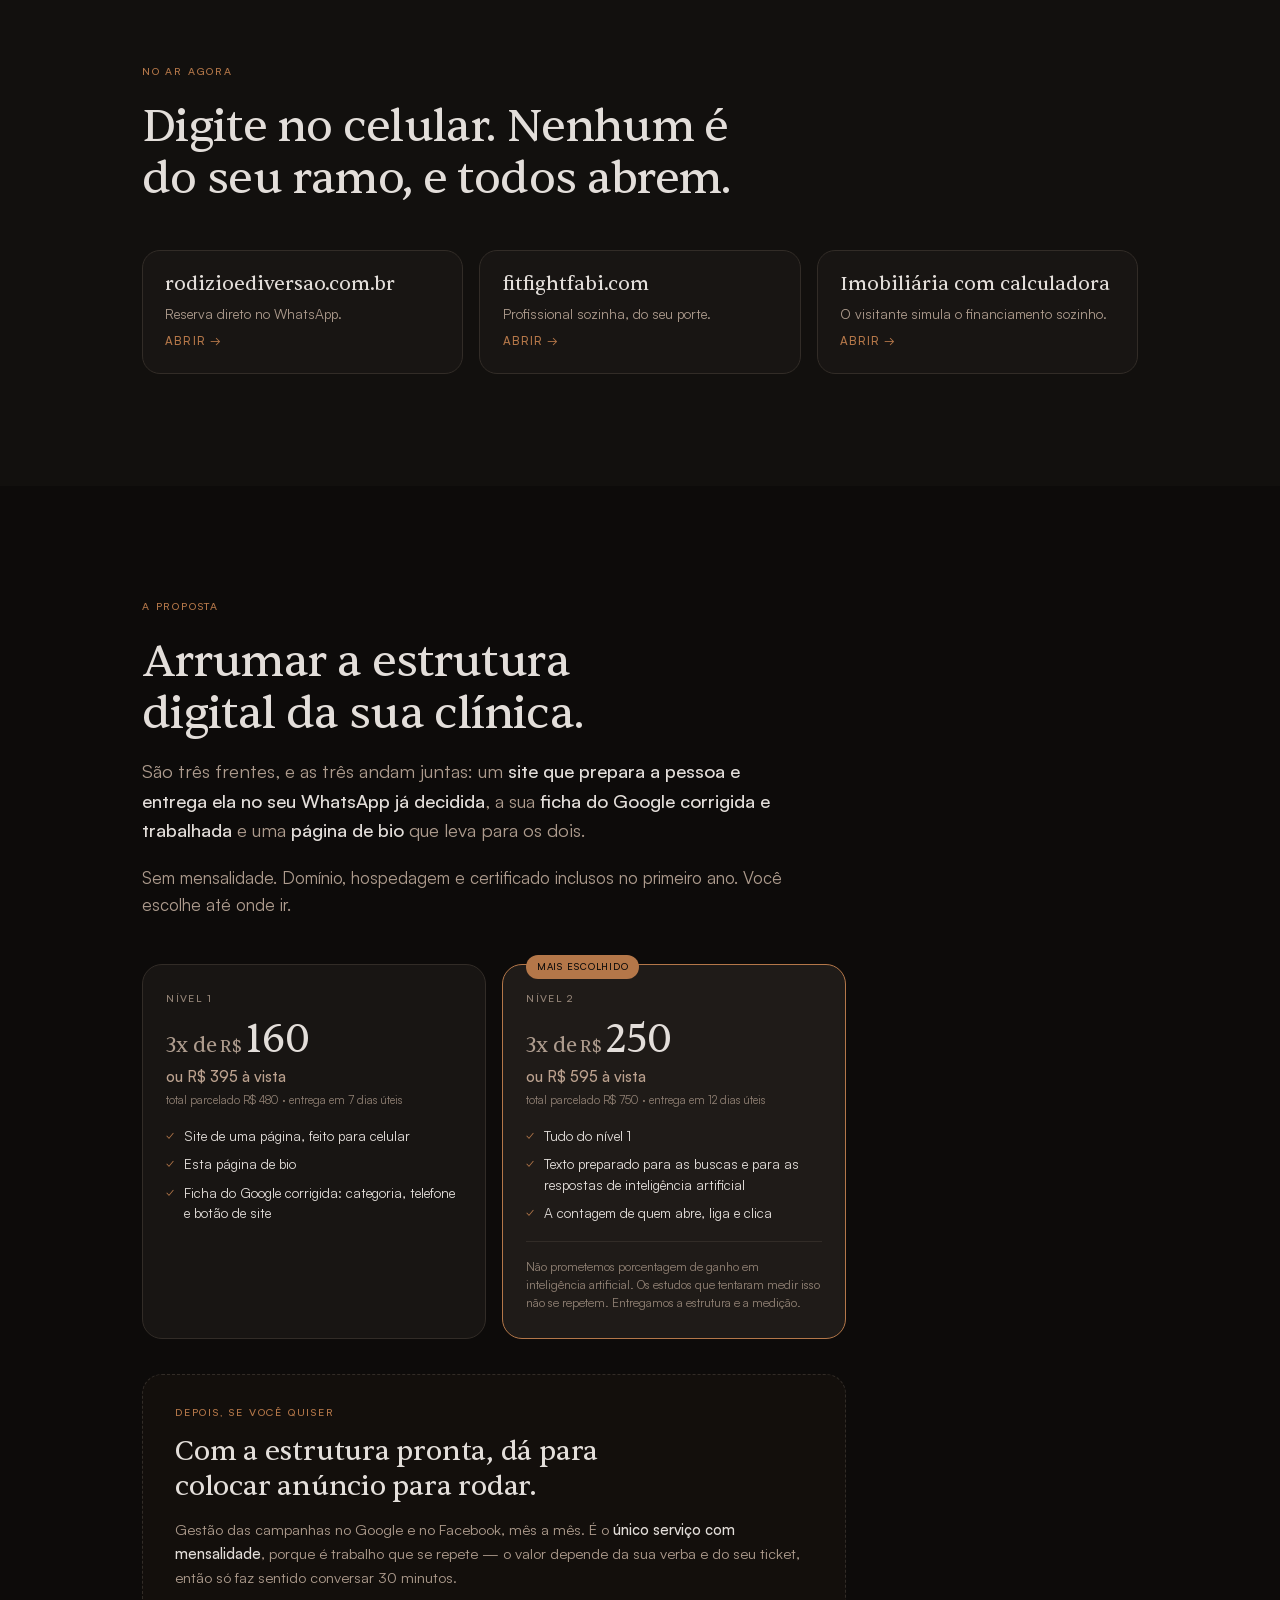
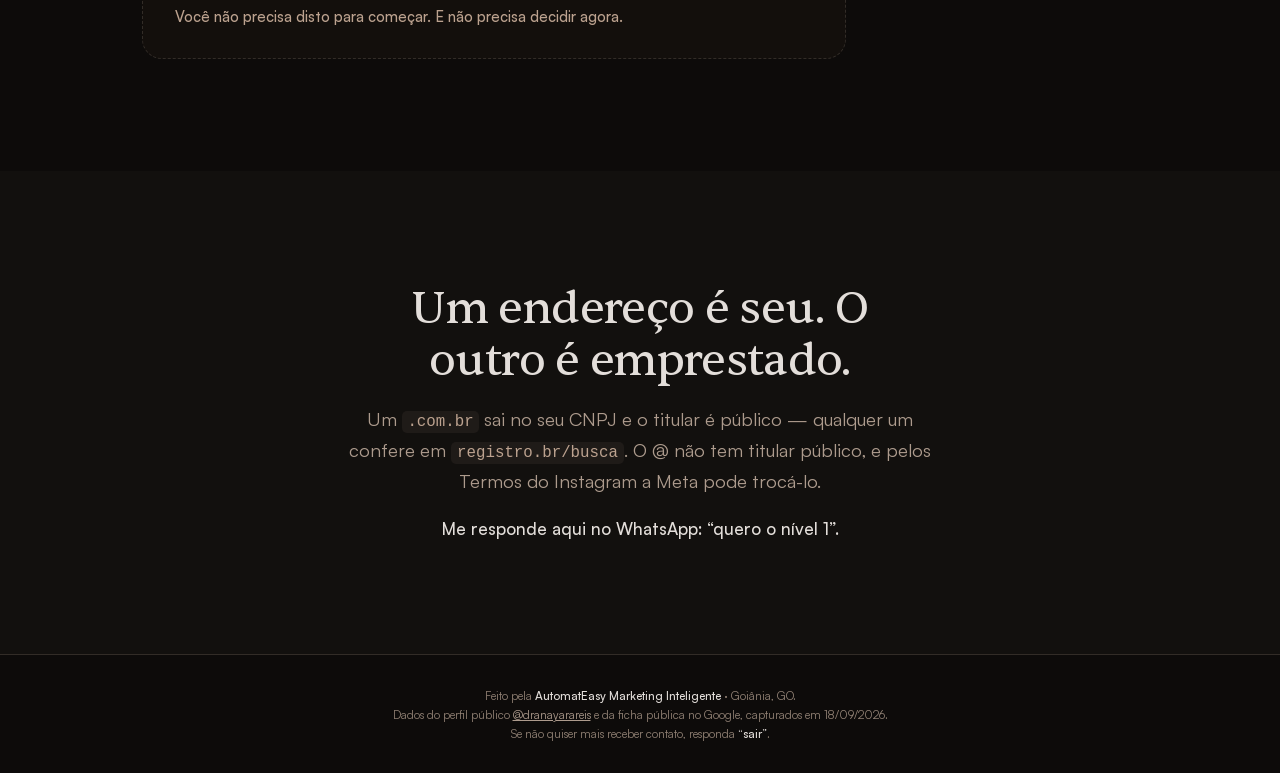
<file: dranayarareis/index.html>
<!doctype html>
<html lang="pt-BR" data-slug="dranayarareis">
<head>
<meta charset="utf-8">
<meta name="viewport" content="width=device-width, initial-scale=1, viewport-fit=cover">
<title>Auditoria técnica — Nayara Reis</title>
<meta name="robots" content="noindex, nofollow">
<meta name="description" content="O que a ficha do Google e o Instagram de Nayara Reis mostram hoje, conferido item por item pela AutomatEasy.">
<meta name="theme-color" content="#0d0b0a">

<!-- A prévia do link. Sem isto a peça chega no WhatsApp como três linhas de texto
     cinza — foi o que aconteceu com a da Laryssa em 16/09/2026. O caminho da capa
     PRECISA ser absoluto: o raspador do WhatsApp não resolve caminho relativo. -->
<meta property="og:type" content="website">
<meta property="og:locale" content="pt_BR">
<meta property="og:site_name" content="AutomatEasy">
<meta property="og:title" content="Auditoria técnica — Nayara Reis">
<meta property="og:description" content="O que a ficha do Google e o Instagram de Nayara Reis mostram hoje, conferido item por item pela AutomatEasy.">
<meta property="og:url" content="https://automateasy-dranayarareis.netlify.app/">
<meta property="og:image" content="https://automateasy-dranayarareis.netlify.app/img/capa.png">
<meta property="og:image:type" content="image/png">
<meta property="og:image:width" content="2400">
<meta property="og:image:height" content="1260">
<meta property="og:image:alt" content="Auditoria técnica — Nayara Reis">
<meta name="twitter:card" content="summary_large_image">
<meta name="twitter:title" content="Auditoria técnica — Nayara Reis">
<meta name="twitter:description" content="O que a ficha do Google e o Instagram de Nayara Reis mostram hoje, conferido item por item pela AutomatEasy.">
<meta name="twitter:image" content="https://automateasy-dranayarareis.netlify.app/img/capa.png">
<link rel="stylesheet" href="fontes.css">
<link rel="preload" as="font" type="font/woff2" crossorigin href="fontes/SIH66VPT4WS2HIF5PEJNDU4INNUF54LG.woff2">
<link rel="preload" as="font" type="font/woff2" crossorigin href="fontes/KFIAZD4RUMEZIYV6FQ3T3GP5PDBDB6JY.woff2">
<style>
:root{
  /* Paleta escura derivada da medicao original (measure-colors --k 8), nao invertida:
     mantive a familia quente (marrom/pele) e reconstrui luminancia para fundo escuro. */
  --bg:#0d0b0a;              /* quase-preto QUENTE, nunca #000 */
  --bg-alt:#12100e;          /* faixa alternada */
  --surface:#181513;         /* cartao */
  --surface-2:#1f1b18;       /* cartao elevado */
  --ink:#e3deda;             /* texto claro quente, nunca #fff */
  --muted:#ad9b8d;
  --dim:#938376;             /* 4,5:1 sobre o fundo — legivel em corpo pequeno */
  --hair:#322c27;
  --accent:#b47749;          /* acento clareado p/ contraste em fundo escuro */
  --accent-soft:#bca28f;
  --alert:#d25d3f;
  --ok:#8fc9a6;
  --skin:#e6bfa6;
  --shadow:0 32px 64px -28px rgba(0,0,0,.72);
  --shadow-sm:0 12px 28px -14px rgba(0,0,0,.6);
  --serif:"Sentient",Georgia,"Times New Roman",serif;
  --sans:"Satoshi",-apple-system,BlinkMacSystemFont,"Segoe UI",sans-serif;
  --pad:clamp(1.15rem,5vw,2rem);
}
*{box-sizing:border-box}
html{-webkit-text-size-adjust:100%}
body{
  margin:0;background:var(--bg);color:var(--ink);
  font-family:var(--sans);font-size:1.0625rem;line-height:1.62;
  -webkit-font-smoothing:antialiased;overflow-x:hidden;
}
img{max-width:100%;display:block}
a{color:inherit}

.wrap{width:100%;max-width:1060px;margin:0 auto;padding-inline:var(--pad)}
.narrow{max-width:660px}
section{position:relative;padding-block:clamp(3.4rem,10vw,7rem)}
.alt{background:var(--bg-alt)}

/* ---------- tipografia ---------- */
h1,h2,h3{font-family:var(--serif);font-weight:400;letter-spacing:-.014em;line-height:1.1;
  margin:0;text-wrap:balance}
h1{font-size:clamp(2.1rem,8.8vw,3.6rem)}
h2{font-size:clamp(1.75rem,6.2vw,2.85rem);line-height:1.14}
h3{font-size:clamp(1.05rem,3.3vw,1.3rem);line-height:1.28;letter-spacing:-.008em}
p{margin:0 0 1.05em}
p:last-child{margin-bottom:0}
strong{font-weight:500;color:var(--ink)}

.kicker{font-size:.66rem;font-weight:500;letter-spacing:.17em;text-transform:uppercase;
  color:var(--accent);margin:0 0 1.3rem}
.lede{font-size:clamp(1rem,2.3vw,1.16rem);color:var(--muted);line-height:1.58}
.fine{font-size:.79rem;line-height:1.58;color:var(--dim)}
em.hl{font-style:normal;color:var(--accent-soft)}

/* ---------- hero ---------- */
.hero{position:relative;padding-top:clamp(2.2rem,8vw,4rem);
  padding-bottom:clamp(2.6rem,8vw,4.5rem);text-align:center;overflow:hidden}
.hero .aurora{position:absolute;inset:-26% -12% auto;height:min(720px,88vh);z-index:0;pointer-events:none}
.aurora::before,.aurora::after{content:"";position:absolute;border-radius:50%;filter:blur(86px)}
.aurora::before{width:96vw;height:96vw;max-width:760px;max-height:760px;top:-6%;left:-24%;
  background:radial-gradient(circle,rgba(180,119,73,.17),rgba(180,119,73,0) 64%)}
.aurora::after{width:84vw;height:84vw;max-width:660px;max-height:660px;top:10%;right:-26%;
  background:radial-gradient(circle,rgba(188,162,143,.10),rgba(188,162,143,0) 66%)}
.hero>*:not(.aurora){position:relative;z-index:1}

.selo{display:inline-flex;align-items:center;gap:.4rem;font-size:.58rem;font-weight:500;
  white-space:nowrap;letter-spacing:.11em;text-transform:uppercase;color:var(--accent);
  background:rgba(180,119,73,.12);border:1px solid rgba(180,119,73,.22);
  border-radius:999px;padding:.4rem .8rem;margin-bottom:1.4rem}
.selo b{width:5px;height:5px;border-radius:50%;background:var(--accent);flex:none}

.avatar{width:clamp(80px,23vw,104px);height:auto;aspect-ratio:1;  /* height:auto — senao o
  atributo height do HTML vira hint de apresentacao e anula o aspect-ratio */
  border-radius:50%;margin:0 auto 1rem;object-fit:cover;background:var(--surface);
  box-shadow:0 0 0 1px var(--hair),0 0 0 6px rgba(180,119,73,.10),0 18px 40px -18px rgba(0,0,0,.8)}
.handle{font-size:.76rem;letter-spacing:.06em;color:var(--muted);margin:0 0 .35rem;font-weight:500}
.hero h1{margin-bottom:.5rem}
.hero .bio{max-width:25rem;margin:0 auto;color:var(--muted);
  font-size:clamp(.92rem,3.5vw,1.0425rem);line-height:1.52;text-wrap:pretty}
.hero .local{margin-top:.45rem;font-size:.76rem;color:var(--dim);letter-spacing:.02em}

/* ---------- botoes do multi-link ---------- */
.links{display:flex;flex-direction:column;gap:.5rem;max-width:24rem;margin:1.7rem auto 0}
.btn{display:flex;align-items:center;justify-content:center;gap:.5rem;
  padding:.9rem 1rem;border-radius:999px;text-decoration:none;
  font-family:var(--sans);font-weight:500;font-size:clamp(.875rem,3.4vw,.97rem);
  white-space:nowrap;                     /* nunca quebra em 2 linhas e descola o icone */
  transition:transform .3s cubic-bezier(.2,.7,.3,1),background .3s,border-color .3s,color .3s}
.btn svg{width:16px;height:16px;flex:none}
.btn-primary{background:var(--accent);color:#0d0b0a;font-weight:500}
.btn-ghost{background:var(--surface);color:var(--ink);border:1px solid var(--hair)}
@media (hover:hover){
  .btn:hover{transform:translateY(-2px)}
  .btn-primary:hover{background:var(--accent-soft)}
  .btn-ghost:hover{border-color:var(--accent);color:var(--accent-soft)}
}
.btn:active{transform:translateY(0)}

/* botao que carrega um dado a direita */
.btn-dado{justify-content:space-between;gap:.5rem;padding-inline:1.1rem}
.btn-dado .lbl{display:flex;align-items:center;gap:.5rem;min-width:0;flex:0 1 auto;overflow:hidden}
.btn-dado .lbl span{overflow:hidden;text-overflow:ellipsis;min-width:0}
.btn-dado .val{flex:0 0 auto}
.btn-dado .val{font-size:.76rem;color:var(--muted);font-weight:400;flex:none}
.btn-dado .val b{color:var(--accent-soft);font-weight:500}
.estrela{color:#e8b25f}

/* botao do site que ela ainda nao tem */
.btn-vazio{border:1px dashed var(--hair);background:transparent;color:var(--dim);width:100%;
  cursor:pointer;justify-content:space-between;padding-inline:1.1rem}
.btn-vazio .val{font-size:.72rem;color:var(--alert);font-weight:500}
@media (hover:hover){.btn-vazio:hover{border-color:var(--alert);color:var(--muted)}}
.revelo{max-width:24rem;margin:.5rem auto 0;background:rgba(232,145,122,.07);
  border:1px solid rgba(232,145,122,.22);border-radius:16px;padding:.95rem 1.05rem;
  text-align:left;display:none}
.revelo.abre{display:block;animation:cai .42s cubic-bezier(.2,.7,.3,1)}
@keyframes cai{from{opacity:0;transform:translateY(-6px)}to{opacity:1;transform:none}}
.revelo p{font-size:.81rem;line-height:1.52;margin:0;color:var(--ink)}
.revelo p+p{margin-top:.45rem;color:var(--muted)}
.revelo a{color:var(--accent);font-weight:500;text-underline-offset:3px}

.hero-note{margin:1.9rem auto 0;max-width:26rem;font-size:.79rem;line-height:1.58;color:var(--dim)}
.hero-note strong{color:var(--muted);font-weight:500}

.rule{height:1px;background:var(--hair);border:0;margin:0}

/* ---------- galeria ---------- */
.strip{display:flex;gap:.55rem;overflow-x:auto;padding:0 var(--pad) .4rem;scrollbar-width:none;
  scroll-snap-type:x mandatory;-webkit-overflow-scrolling:touch}
.strip::-webkit-scrollbar{display:none}
.strip a{flex:none;width:33vw;max-width:158px;aspect-ratio:1;border-radius:13px;overflow:hidden;
  scroll-snap-align:center;border:1px solid var(--hair)}
.strip img{width:100%;height:100%;object-fit:cover;transition:transform .5s cubic-bezier(.2,.7,.3,1)}
@media (hover:hover){.strip a:hover img{transform:scale(1.05)}}

/* ---------- o corte ---------- */
.cut{background:var(--bg-alt);overflow:hidden}
.cut::before{content:"";position:absolute;top:-30%;left:50%;transform:translateX(-50%);
  width:120%;height:70%;pointer-events:none;
  background:radial-gradient(ellipse at center,rgba(232,145,122,.10),transparent 62%)}
.cut>*{position:relative}

.phone-block{display:grid;gap:clamp(1.8rem,6vw,3.2rem);align-items:center;margin-top:clamp(2.2rem,7vw,3.2rem)}
@media(min-width:880px){.phone-block{grid-template-columns:minmax(0,296px) 1fr;gap:3.6rem}}
.phone{width:min(296px,84vw);margin:0 auto;background:#0d0a08;border-radius:38px;padding:9px;
  box-shadow:0 40px 80px -30px rgba(0,0,0,.9),0 0 0 1px rgba(255,255,255,.06)}
.screen{background:#fdfaf8;color:#372c26;  /* a tela do Google e clara: nao inverter */
  border-radius:30px;overflow:hidden;min-height:min(470px,132vw);display:flex;flex-direction:column}
.notch{height:21px;display:flex;align-items:center;justify-content:center;flex:none}
.notch i{width:62px;height:5px;border-radius:99px;background:#e3dbd1}
.sbar{margin:0 11px 9px;background:#f6f3ee;border:1px solid #e3dbd1;border-radius:999px;
  padding:.55rem .8rem;display:flex;align-items:center;gap:.45rem;flex:none}
.sbar svg{width:13px;height:13px;flex:none;color:#8a7d72}
/* a fonte encolhe com a tela porque o termo varia muito de tamanho:
   "endocrinologista Nova Suica Goiania" tem 35 caracteres contra 21 de
   "dermatologista Goiania". Com tamanho fixo o fim do termo era comido pelo
   overflow em 320px, sem reticencia e sem aviso. min-width:0 e obrigatorio:
   sem ele o item flex se recusa a encolher abaixo do conteudo. */
.sbar span{font-size:clamp(.48rem,2.5vw,.73rem);color:#372c26;white-space:nowrap;
  overflow:hidden;min-width:0}
.caret{display:inline-block;width:1px;height:.85em;background:#8d6047;vertical-align:-.1em;
  animation:blink 1s steps(2,start) infinite}
@keyframes blink{to{visibility:hidden}}
.results{flex:1;overflow:visible;padding:0 11px 16px}
.res{display:flex;gap:.55rem;align-items:flex-start;padding:.68rem 0;border-top:1px solid #ece5dc;
  opacity:0;transform:translateY(10px)}
.res.in{opacity:1;transform:none;transition:opacity .5s ease,transform .5s cubic-bezier(.2,.7,.3,1)}
.res-body{min-width:0;flex:1}
.res-name{font-size:.77rem;font-weight:500;line-height:1.25;margin:0 0 .12rem;color:#372c26}
.res-meta{font-size:.67rem;color:#6f635a;line-height:1.38;margin:0}
.stars{color:#e8a13a;letter-spacing:-.05em}
.tag-web{font-size:.56rem;font-weight:500;letter-spacing:.06em;text-transform:uppercase;
  color:#2f6b4f;background:#e4f0e8;border-radius:99px;padding:.2rem .48rem;flex:none;margin-top:.1rem}
.res-absent{border:1px dashed #b5442a;border-radius:12px;padding:.7rem .78rem;margin-top:.85rem;
  background:rgba(181,68,42,.06);opacity:0;transform:translateY(10px)}
.res-absent.in{opacity:1;transform:none;
  transition:opacity .6s ease .1s,transform .6s cubic-bezier(.2,.7,.3,1) .1s}
.res-absent p{margin:0;font-size:.69rem;line-height:1.42;color:#a83e24;font-weight:500}
.res-absent .who{font-size:.77rem;font-weight:500;color:#372c26;margin-bottom:.12rem}
.replay{margin:.9rem auto 0;display:block;background:none;border:0;cursor:pointer;
  font-family:var(--sans);font-size:.72rem;letter-spacing:.09em;text-transform:uppercase;
  color:var(--dim);padding:.4rem}
.replay:hover{color:var(--accent)}

/* ---------- placar ---------- */
.score{display:grid;gap:1px;background:var(--hair);border-radius:16px;overflow:hidden;margin-top:1.8rem}
.score-row{display:grid;grid-template-columns:1fr auto auto;gap:.7rem;align-items:center;
  background:var(--surface);padding:.85rem 1rem}
.score-row.you{background:var(--surface-2)}
.score-who{font-size:.85rem;font-weight:400;line-height:1.3;min-width:0}
.score-n{font-family:var(--serif);font-size:1.3rem;line-height:1;text-align:right}
.score-web{font-size:.6rem;font-weight:500;letter-spacing:.06em;text-transform:uppercase;
  text-align:right;white-space:nowrap}
.yes{color:var(--ok)}.no{color:var(--alert)}
.score-head{font-size:.6rem;letter-spacing:.11em;text-transform:uppercase;color:var(--dim);
  font-weight:500;text-align:right;background:var(--bg)!important}
.score-head:first-child{text-align:left}

/* ---------- auditoria ---------- */
.audit{display:grid;gap:clamp(1.8rem,6vw,2.8rem);margin-top:clamp(2.2rem,7vw,3.2rem)}
@media(min-width:880px){.audit{grid-template-columns:minmax(0,336px) 1fr;gap:3.2rem;align-items:start}}
.shot{border-radius:18px;overflow:hidden;box-shadow:var(--shadow);background:var(--surface);
  border:1px solid var(--hair);margin:0}
.shot img{width:100%}
.shot figcaption{font-size:.71rem;color:var(--dim);padding:.65rem .85rem;
  border-top:1px solid var(--hair);line-height:1.5}
.finds{list-style:none;margin:0;padding:0;display:grid;gap:1px;background:var(--hair);
  border-radius:16px;overflow:hidden}
.finds li{background:var(--surface);padding:1.1rem 1.15rem;display:grid;
  grid-template-columns:auto 1fr;gap:.85rem;align-items:start}
.finds .n{font-family:var(--serif);font-size:1rem;color:var(--alert);line-height:1.35;width:1.3em}
.finds h3{font-size:.97rem;margin-bottom:.28rem;font-family:var(--sans);font-weight:500;
  letter-spacing:0;line-height:1.35;color:var(--ink)}
.finds p{font-size:.85rem;color:var(--muted);line-height:1.52;margin:0}
/* overflow-wrap:anywhere e obrigatorio: telefone quebra sozinho, mas endereco
   como sites.google.com/view/drlucasfreitas e uma palavra so de 38 caracteres
   e estourava a caixa em 320px, sem reticencia e sem aviso. */
code{font-family:ui-monospace,SFMono-Regular,Menlo,monospace;font-size:.85em;
  background:var(--surface-2);padding:.12em .36em;border-radius:5px;color:var(--accent-soft);
  overflow-wrap:anywhere;word-break:break-word}

/* ---------- blocos de argumento ---------- */
.confira{font-size:.82rem;line-height:1.55;color:var(--muted);margin-top:1.1rem;
  background:rgba(180,119,73,.07);border-left:2px solid var(--accent);
  border-radius:0 12px 12px 0;padding:.85rem 1rem}
.confira b{color:var(--accent);font-weight:500}
.cita{margin:1.2rem 0;padding:1rem 1.15rem;background:var(--surface);border:1px solid var(--hair);
  border-radius:14px;font-family:var(--serif);font-size:1.02rem;line-height:1.45;color:var(--ink)}
.cita cite{display:block;margin-top:.6rem;font-family:var(--sans);font-style:normal;
  font-size:.71rem;color:var(--dim);line-height:1.45}

/* ---------- numeros ---------- */
.stats{display:grid;gap:1px;background:var(--hair);border-radius:18px;overflow:hidden;
  margin-top:clamp(2rem,6vw,2.8rem)}
@media(min-width:640px){.stats{grid-template-columns:repeat(3,1fr)}}
.stat{background:var(--surface);padding:1.5rem 1.25rem}
.stat .v{font-family:var(--serif);font-size:2.4rem;line-height:1;margin-bottom:.4rem;color:var(--accent-soft)}
.stat .l{font-size:.85rem;color:var(--muted);line-height:1.42;margin:0}
.stat .src{font-size:.68rem;color:var(--dim);margin-top:.5rem;line-height:1.4}

/* ---------- portfolio ---------- */
.works{display:grid;gap:1rem;margin-top:clamp(2rem,6vw,2.8rem)}
@media(min-width:760px){.works{grid-template-columns:repeat(3,1fr)}}
.work{background:var(--surface);border:1px solid var(--hair);border-radius:18px;padding:1.4rem;
  text-decoration:none;display:flex;flex-direction:column;gap:.5rem;
  transition:transform .35s cubic-bezier(.2,.7,.3,1),border-color .35s,background .35s}
@media (hover:hover){.work:hover{transform:translateY(-3px);border-color:var(--accent);background:var(--surface-2)}}
.work .t{font-family:var(--serif);font-size:clamp(1rem,4.2vw,1.2rem);line-height:1.22;
  color:var(--ink);overflow-wrap:anywhere}
.work .d{font-size:.85rem;color:var(--muted);line-height:1.48;flex:1}
.work .go{font-size:.72rem;letter-spacing:.09em;text-transform:uppercase;color:var(--accent);
  font-weight:500}

/* ---------- planos ---------- */
.plans{display:grid;gap:1rem;margin-top:clamp(2rem,6vw,2.8rem)}
@media(min-width:760px){.plans{grid-template-columns:repeat(2,1fr);align-items:stretch;max-width:44rem;margin-inline:0}}
.plan{background:var(--surface);border:1px solid var(--hair);border-radius:20px;
  padding:1.6rem 1.45rem;display:flex;flex-direction:column}
.plan.pick{border-color:var(--accent);background:var(--surface-2);position:relative}
.plan.pick::before{content:"mais escolhido";position:absolute;top:-.6rem;left:1.45rem;
  background:var(--accent);color:#0d0b0a;font-size:.6rem;font-weight:500;letter-spacing:.09em;
  text-transform:uppercase;padding:.26rem .66rem;border-radius:99px}
.plan .lvl{font-size:.65rem;font-weight:500;letter-spacing:.13em;text-transform:uppercase;
  color:var(--dim);margin-bottom:.8rem}
.plan .price{font-family:var(--serif);font-size:clamp(2rem,7vw,2.5rem);line-height:1;
  margin-bottom:.3rem;color:var(--ink);display:flex;align-items:baseline;gap:.2rem;flex-wrap:wrap}
.plan .price .x{font-size:.52em;color:var(--muted)}
.plan .price .cif{font-size:.44em;color:var(--muted)}
.plan .avista{font-size:.95rem;color:var(--accent-soft);font-weight:500;margin-bottom:.15rem}
.plan .avista b{font-weight:500}
.plan .total{font-size:.7rem;color:var(--dim);margin-bottom:1.1rem;line-height:1.45}
.plan .price small{font-size:1.05rem;color:var(--muted)}
.plan .once{font-size:.73rem;color:var(--accent);margin-bottom:1.2rem;font-weight:500}
.plan ul{list-style:none;margin:0;padding:0;display:grid;gap:.55rem;flex:1;align-content:start}
.plan li{font-size:.85rem;line-height:1.48;display:grid;grid-template-columns:auto 1fr;gap:.55rem;
  align-items:start;color:var(--ink)}
.plan li.off{color:var(--dim)}
.plan li i{font-style:normal;color:var(--accent);font-size:.9em;line-height:1.5}
.plan li.off i{color:#4a3d34}
.plan .nota{font-size:.75rem;color:var(--dim);line-height:1.5;margin-top:1.1rem;
  padding-top:1rem;border-top:1px solid var(--hair)}

.upsell{margin-top:clamp(1.6rem,5vw,2.2rem);border:1px dashed var(--hair);border-radius:20px;
  padding:1.5rem 1.4rem;max-width:44rem;background:rgba(180,119,73,.04)}
@media(min-width:760px){.upsell{padding:1.8rem 2rem}}

/* ---------- fechamento ---------- */
.close{text-align:center}
.foot{border-top:1px solid var(--hair);padding-block:2rem;text-align:center}
.foot p{font-size:.73rem;color:var(--dim);line-height:1.6;max-width:34rem;margin:0 auto}
.foot a{color:var(--muted)}

/* ---------- tela estreita de verdade (inclui zoom de texto) ---------- */
.so-larga{display:inline}
@media(max-width:361px){
  .so-larga{display:none}                    /* vira so "Avaliacoes" */
  .btn{padding-inline:.85rem;gap:.4rem}
  .btn-dado .val{font-size:.72rem}
  .score-row{grid-template-columns:1fr auto auto;gap:.5rem;padding:.75rem .7rem}
  .score-who{font-size:.79rem}
  .score-n{font-size:1.15rem}
  .plan,.upsell{padding:1.25rem 1.1rem}
  .stat{padding:1.25rem 1rem}
  .finds li{padding:.95rem .9rem;gap:.7rem}
  .res-name{font-size:.74rem}
  .res-meta{font-size:.64rem}
}

/* ---------- reveal ---------- */
.rv{opacity:0;transform:translateY(16px)}
.rv.in{opacity:1;transform:none;transition:opacity .7s ease,transform .7s cubic-bezier(.2,.7,.3,1)}
@media(prefers-reduced-motion:reduce){
  .rv,.res,.res-absent{opacity:1!important;transform:none!important;transition:none!important}
  .caret{animation:none}
}
</style>
</head>
<body>

<header class="hero">
  <div class="aurora" aria-hidden="true"></div>
  <div class="wrap">
    <span class="selo"><b></b>Sua página de bio</span>
    <img class="avatar" src="img/perfil.jpg" alt="Nayara Reis" width="104" height="104">
    <p class="handle">@dranayarareis</p>
    <h1>Nayara Reis</h1>
    <p class="bio">Especialista 𝐏𝐄𝐑𝐅𝐈𝐋𝐎𝐏𝐋𝐀𝐒𝐓𝐈𝐀 · Biomédica especializada na Itália🇮🇹</p>

    <nav class="links">
      <a class="btn btn-primary" href="https://wa.me/5591987510909" target="_blank" rel="noopener">
        <svg viewBox="0 0 24 24" fill="currentColor" aria-hidden="true"><path d="M17.5 14.4c-.3-.2-1.7-.9-2-1-.3-.1-.5-.2-.7.1-.2.3-.7 1-.9 1.2-.2.2-.3.2-.6.1-.3-.2-1.2-.5-2.3-1.4-.9-.8-1.4-1.7-1.6-2-.2-.3 0-.5.1-.6l.5-.5c.1-.2.2-.3.3-.5 0-.2 0-.4 0-.5 0-.2-.7-1.6-.9-2.2-.2-.6-.5-.5-.7-.5h-.6c-.2 0-.5.1-.8.4-.3.3-1 1-1 2.5s1.1 2.9 1.2 3.1c.2.2 2.1 3.2 5.1 4.5.7.3 1.3.5 1.7.6.7.2 1.4.2 1.9.1.6-.1 1.7-.7 2-1.4.2-.7.2-1.2.2-1.4-.1-.1-.3-.2-.6-.3M12 2a10 10 0 0 0-8.6 15L2 22l5.1-1.3A10 10 0 1 0 12 2m0 18.2c-1.6 0-3.2-.4-4.5-1.2l-.3-.2-3 .8.8-3-.2-.3a8.2 8.2 0 1 1 7.2 4z"/></svg>
        Agendar no WhatsApp
      </a>

      <a class="btn btn-ghost btn-dado" href="https://www.google.com/maps/place/?q=place_id:null" target="_blank" rel="noopener">
        <span class="lbl">
          <svg viewBox="0 0 24 24" fill="none" stroke="currentColor" stroke-width="1.7" aria-hidden="true"><path d="M20 10c0 6-8 12-8 12s-8-6-8-12a8 8 0 0 1 16 0z"/><circle cx="12" cy="10" r="3"/></svg>
          <span>Avaliaç&otilde;es<span class="so-larga"> no Google</span></span>
        </span>
        <span class="val"><span class="estrela">★</span> <b>5,0</b> · 6</span>
      </a>
      <a class="btn btn-ghost" href="https://instagram.com/dranayarareis" target="_blank" rel="noopener">
        <svg viewBox="0 0 24 24" fill="none" stroke="currentColor" stroke-width="1.7" aria-hidden="true"><rect x="3" y="3" width="18" height="18" rx="5"/><circle cx="12" cy="12" r="4"/><circle cx="17.5" cy="6.5" r="1" fill="currentColor" stroke="none"/></svg>
        Instagram
      </a>

      <button class="btn btn-vazio" id="btn-site" type="button" aria-expanded="false" aria-controls="sem-site">
        <span class="lbl">
          <svg viewBox="0 0 24 24" fill="none" stroke="currentColor" stroke-width="1.7" aria-hidden="true"><circle cx="12" cy="12" r="9"/><path d="M3 12h18M12 3a15 15 0 0 1 0 18a15 15 0 0 1 0-18z"/></svg>
          <span>Site oficial</span>
        </span>
        <span class="val">toque aqui</span>
      </button>
    </nav>

    <div class="revelo" id="sem-site" role="region" aria-labelledby="btn-site">
      <p><strong>Este abre — mas o endereço não é seu.</strong></p>
      <p>A sua ficha aponta para <a href="https://linktr.ee/clinicanayarareis" target="_blank" rel="noopener">linktr.ee/clinicanayarareis</a>,
         uma página gratuita hospedada por terceiro. Some a página, some o endereço.
         <a href="#busca">Role e veja a busca →</a></p>
    </div>


    <p class="hero-note">
      <strong>4.076 seguidores. Um link na bio.</strong><br>
      Esta página está no ar agora, montada com o seu perfil e o seu telefone.
    </p>
  </div>
</header>

<div class="strip" aria-label="Últimas publicações">
  <a href="https://www.instagram.com/dranayarareis/" target="_blank" rel="noopener"><img src="img/post1.jpg" alt="Publicação de Nayara Reis" loading="lazy"></a>
  <a href="https://www.instagram.com/dranayarareis/" target="_blank" rel="noopener"><img src="img/post2.jpg" alt="Publicação de Nayara Reis" loading="lazy"></a>
  <a href="https://www.instagram.com/dranayarareis/" target="_blank" rel="noopener"><img src="img/post3.jpg" alt="Publicação de Nayara Reis" loading="lazy"></a>
  <a href="https://www.instagram.com/dranayarareis/" target="_blank" rel="noopener"><img src="img/post4.jpg" alt="Publicação de Nayara Reis" loading="lazy"></a>
  <a href="https://www.instagram.com/dranayarareis/" target="_blank" rel="noopener"><img src="img/post5.jpg" alt="Publicação de Nayara Reis" loading="lazy"></a>
  <a href="https://www.instagram.com/dranayarareis/" target="_blank" rel="noopener"><img src="img/post6.jpg" alt="Publicação de Nayara Reis" loading="lazy"></a>
</div>

<section class="alt">
  <div class="wrap narrow rv">
    <p class="kicker">Onde você não está olhando</p>
    <h2>Você cuida do Instagram todo dia. E do Google, quem cuida?</h2>
    <p class="lede" style="margin-top:1.1rem">
      Post, story, responder comentário — isso toma a sua semana inteira. Mas quem procura
      clínica de estética em Belém não abre o Instagram. Abre o Google, que é
      o maior buscador do mundo. E agora abre também o ChatGPT.
    </p>
    <p style="color:var(--muted);margin-top:1rem">
      Nos dois a pergunta é a mesma: <strong>existe uma página sua para aparecer?</strong>
      No Google, o site é o destino que você ainda não tem — a pessoa gosta do que vê e não
      tem para onde ir. No ChatGPT, não existe nada seu para ser citado, porque ele não
      inventa uma página que não existe.
    </p>
    <p class="confira">
      <b>Confira agora:</b> abra uma janela anônima e busque “clínica de estética Belém”.
      Conte quantos aparecem antes de você.
    </p>
  </div>
</section>

<section class="cut" id="busca">
  <div class="wrap">
    <div class="narrow rv">
      <p class="kicker">Mapa do Google · 18/09/2026</p>
      <h2>Rolei os 54 resultados desta busca e não te encontrei em nenhum.</h2>
    </div>
    <div class="phone-block">
      <div>
        <div class="phone rv">
          <div class="screen">
            <div class="notch"><i></i></div>
            <div class="sbar">
              <svg viewBox="0 0 24 24" fill="none" stroke="currentColor" stroke-width="2"><circle cx="11" cy="11" r="7"/><path d="m20 20-3.5-3.5"/></svg>
              <span id="q"></span>
            </div>
            <div class="results" id="results">
              <div class="res">
                <div class="res-body">
                  <p class="res-name">Dra Emille Magalhães - Harmonização Facial</p>
                  <p class="res-meta"><span class="stars">★★★★★</span> 5,0 (126)<br>Centro de saúde e beleza · R. Antônio Barreto, 366 - Sl 2304</p>
                </div>
                
              </div>
              <div class="res">
                <div class="res-body">
                  <p class="res-name">Dra Danielly Rodrigues Odontologia e Harmonização Facial</p>
                  <p class="res-meta"><span class="stars">★★★★★</span> 5,0 (70)<br>Clínica odontológica · Village boullevard - Av. Sen. Lemos, 435</p>
                </div>
                
              </div>
              <div class="res">
                <div class="res-body">
                  <p class="res-name">Dra. Nice Bertalha - harmonização facial e corporal - BELÉM</p>
                  <p class="res-meta"><span class="stars">★★★★★</span> 5,0 (23)<br>Centro de saúde e beleza · London business - R. Antônio Barreto, 36</p>
                </div>
                
              </div>
              <div class="res-absent" id="absent">
                <p class="who">Nayara Reis · 5,0 (6)</p>
                <p>Não aparece nesta tela.</p>
              </div>
            </div>
          </div>
        </div>
        <button class="replay" id="replay" type="button">rodar de novo</button>
      </div>

      <div class="rv">
        <div class="score" role="table" aria-label="Comparação na busca">
          <div class="score-row" role="row">
            <span class="score-head">Clínica</span>
            <span class="score-head">Avaliações</span>
            <span class="score-head">Site</span>
          </div>
          <div class="score-row" role="row">
            <span class="score-who">1º · Dra Emille Magalhães - Harmonização Facial</span>
            <span class="score-n">126</span><span class="score-web no">não</span>
          </div>
          <div class="score-row" role="row">
            <span class="score-who">2º · Dra Danielly Rodrigues Odontologia e Harmonização Facial</span>
            <span class="score-n">70</span><span class="score-web no">não</span>
          </div>
          <div class="score-row" role="row">
            <span class="score-who">3º · Dra. Nice Bertalha - harmonização facial e corporal - BELÉM</span>
            <span class="score-n">23</span><span class="score-web no">não</span>
          </div>
          <div class="score-row you" role="row">
            <span class="score-who"><strong>Nayara Reis</strong></span>
            <span class="score-n">6</span><span class="score-web no">não</span>
          </div>
        </div>
        <p class="fine" style="margin-top:1rem">Sendo justo com a captura: nenhuma das três primeiras tem botão de site, então o site não explica a ordem — e eu não vou dizer que explica. O que pesa de verdade ali é avaliação: são 219 somadas contra as suas 6. <strong style="color:var(--accent-soft)">A nota é você quem constrói. A estrutura em volta dela é comigo.</strong></p>
      </div>
    </div>
  </div>
</section>

<section>
  <div class="wrap">
    <div class="narrow rv">
      <p class="kicker">1 achados na sua ficha</p>
      <h2>Abra a sua ficha agora. Está tudo lá.</h2>
    </div>
    <div class="audit">
      <figure class="shot rv">
        <img src="img/ficha-google.png" alt="Captura da ficha de Nayara Reis no Google" loading="lazy">
        <figcaption>Capturada em 18/09/2026.</figcaption>
      </figure>
      <ol class="finds rv">
        <li>
          <span class="n">01</span>
          <div>
            <h3>O endereço que o Google mostra não é seu</h3>
            <p>No campo de site da sua ficha está <code>linktr.ee/clinicanayarareis</code>. É uma página gratuita hospedada por terceiro — quem some com ela não é você.</p>
          </div>
        </li>
      </ol>
    </div>
  </div>
</section>


<section class="alt">
  <div class="wrap narrow rv">
    <p class="kicker">O link da sua bio</p>
    <h2>Hoje ele abre uma conversa. Podia abrir um caminho.</h2>
    <p class="lede" style="margin-top:1.1rem">
      Quem toca nele cai direto num campo de mensagem vazio, sem ter visto nada sobre a clínica.
    </p>
    <p style="color:var(--muted);margin-top:1rem">
      Um conjunto de links levaria essa mesma pessoa para três lugares:
      o <strong>site</strong>, onde ela percorre um caminho — vê os procedimentos, os resultados e
      quem vai atender — e <strong>só então chega no WhatsApp</strong>;
      as suas <strong>avaliações no Google</strong>, que a gente vai trabalhar para melhorar,
      porque elogio de paciente pesa mais que qualquer texto seu;
      e os <strong>outros contatos</strong>.
    </p>
    <p style="color:var(--muted);margin-top:1rem">
      É a diferença entre a pessoa abrir a conversa com <em>“oi, informações?”</em> e abrir com
      <strong>“quero marcar avaliação”</strong>. Avaliação continua sendo
      marcada no seu atendimento — a mudança é <strong>quem chega lá</strong>.
    </p>
    <p class="confira">
      <b>Confira agora:</b> abra o link da sua própria bio em outro celular. O que aparece
      na tela é exatamente o que 4.076 pessoas encontram.
    </p>
  </div>
</section>

<section>
  <div class="wrap">
    <div class="narrow rv">
      <p class="kicker">Belém, conferido por nós</p>
      <h2>Abrimos as fichas das clínicas do seu bairro, uma por uma.</h2>
    </div>
    <div class="stats rv">
      <div class="stat">
        <p class="v">dezenas</p>
        <p class="l">de fichas do Google em Belém abertas uma a uma</p>
      </div>
      <div class="stat">
        <p class="v">a sua</p>
        <p class="l">lida inteira, campo por campo</p>
      </div>
      <div class="stat">
        <p class="v">3</p>
        <p class="l">lugares conferidos: ficha do Google, site e Instagram</p>
      </div>
    </div>
  </div>
</section>

<section class="alt">
  <div class="wrap">
    <div class="narrow rv">
      <p class="kicker">No ar agora</p>
      <h2>Digite no celular. Nenhum é do seu ramo, e todos abrem.</h2>
    </div>
    <div class="works rv">
      <a class="work" href="https://rodizioediversao.com.br" target="_blank" rel="noopener">
        <span class="t">rodizioediversao.com.br</span>
        <span class="d">Reserva direto no WhatsApp.</span>
        <span class="go">abrir →</span>
      </a>
      <a class="work" href="https://fitfightfabi.com" target="_blank" rel="noopener">
        <span class="t">fitfightfabi.com</span>
        <span class="d">Profissional sozinha, do seu porte.</span>
        <span class="go">abrir →</span>
      </a>
      <a class="work" href="https://automateasy-portfolio-imobiliaria.netlify.app" target="_blank" rel="noopener">
        <span class="t">Imobiliária com calculadora</span>
        <span class="d">O visitante simula o financiamento sozinho.</span>
        <span class="go">abrir →</span>
      </a>
    </div>
  </div>
</section>

<section>
  <div class="wrap">
    <div class="narrow rv">
      <p class="kicker">A proposta</p>
      <h2>Arrumar a estrutura digital da sua clínica.</h2>
      <p class="lede" style="margin-top:1rem">
        São três frentes, e as três andam juntas: um <strong>site que prepara a pessoa e entrega
        ela no seu WhatsApp já decidida</strong>, a sua <strong>ficha do Google corrigida e trabalhada</strong> e uma
        <strong>página de bio</strong> que leva para os dois.
      </p>
      <p style="color:var(--muted);margin-top:.9rem">
        Sem mensalidade. Domínio, hospedagem e certificado inclusos no primeiro ano.
        Você escolhe até onde ir.
      </p>
    </div>

    <div class="plans rv">
      <div class="plan">
        <p class="lvl">Nível 1</p>
        <p class="price"><span class="x">3x de</span> <span class="cif">R$</span>160</p>
        <p class="avista">ou <b>R$ 395 à vista</b></p>
        <p class="total">total parcelado R$ 480 · entrega em 7 dias úteis</p>
        <ul>
          <li><i>✓</i> Site de uma página, feito para celular</li>
          <li><i>✓</i> Esta página de bio</li>
          <li><i>✓</i> Ficha do Google corrigida: categoria, telefone e botão de site</li>
        </ul>
      </div>

      <div class="plan pick">
        <p class="lvl">Nível 2</p>
        <p class="price"><span class="x">3x de</span> <span class="cif">R$</span>250</p>
        <p class="avista">ou <b>R$ 595 à vista</b></p>
        <p class="total">total parcelado R$ 750 · entrega em 12 dias úteis</p>
        <ul>
          <li><i>✓</i> Tudo do nível 1</li>
          <li><i>✓</i> Texto preparado para as buscas e para as respostas de inteligência artificial</li>
          <li><i>✓</i> A contagem de quem abre, liga e clica</li>
        </ul>
        <p class="nota">
          Não prometemos porcentagem de ganho em inteligência artificial. Os estudos que tentaram
          medir isso não se repetem. Entregamos a estrutura e a medição.
        </p>
      </div>
    </div>

    <div class="upsell rv">
      <div class="upsell-txt">
        <p class="kicker" style="margin-bottom:.8rem">Depois, se você quiser</p>
        <h3 style="font-family:var(--serif);font-size:clamp(1.3rem,4.2vw,1.75rem);font-weight:400;margin-bottom:.8rem">
          Com a estrutura pronta, dá para colocar anúncio para rodar.
        </h3>
        <p style="color:var(--muted);font-size:.92rem">
          Gestão das campanhas no Google e no Facebook, mês a mês. É o <strong>único serviço
          com mensalidade</strong>, porque é trabalho que se repete — o valor depende da sua
          verba e do seu ticket, então só faz sentido conversar 30 minutos.
        </p>
        <p style="color:var(--accent-soft);font-size:.92rem;margin-top:.8rem;font-weight:500">
          Você não precisa disto para começar. E não precisa decidir agora.
        </p>
      </div>
    </div>
  </div>
</section>

<section class="close alt">
  <div class="wrap narrow rv">
    <h2>Um endereço é seu. O outro é emprestado.</h2>
    <p class="lede" style="margin-top:1.1rem">
      Um <code>.com.br</code> sai no seu CNPJ e o titular é público — qualquer um confere em
      <code>registro.br/busca</code>. O @ não tem titular público, e pelos Termos do Instagram
      a Meta pode trocá-lo.
    </p>
    <p style="color:var(--ink);margin-top:1.2rem;font-weight:500">
      Me responde aqui no WhatsApp: “quero o nível 1”.
    </p>
  </div>
</section>

<footer class="foot">
  <div class="wrap">
    <p>
      Feito pela <strong>AutomatEasy Marketing Inteligente</strong> · Goiânia, GO.<br>
      Dados do perfil público <a href="https://instagram.com/dranayarareis" target="_blank" rel="noopener">@dranayarareis</a>
      e da ficha pública no Google, capturados em 18/09/2026.<br>
      Se não quiser mais receber contato, responda <strong>“sair”</strong>.
    </p>
  </div>
</footer>

<script>
(function(){
  var reduce = matchMedia('(prefers-reduced-motion: reduce)').matches;

  /* revelacao discreta */
  var rv = document.querySelectorAll('.rv');
  if (reduce) { rv.forEach(function(e){ e.classList.add('in') }); }
  else {
    var io = new IntersectionObserver(function(es){
      es.forEach(function(e){ if(e.isIntersecting){ e.target.classList.add('in'); io.unobserve(e.target) } });
    }, {threshold:.12, rootMargin:'0px 0px -8% 0px'});
    rv.forEach(function(e){ io.observe(e) });
  }

  /* o botao do site que ela nao tem */
  [['btn-site','sem-site'],['btn-gmb','sem-gmb']].forEach(function(par){
    var bs = document.getElementById(par[0]), rev = document.getElementById(par[1]);
    if (!bs || !rev) return;                 // a ficha so existe quando ela nao tem
    bs.addEventListener('click', function(){
      var abre = !rev.classList.contains('abre');
      rev.classList.toggle('abre', abre);
      bs.setAttribute('aria-expanded', abre);
      bs.querySelector('.val').textContent = abre ? 'você ainda não tem' : 'toque aqui';
    });
  });

  /* a busca: unico momento com motion, porque o que ele mostra e uma ausencia */
  var QUERY = "harmonização facial Belém";
  var qEl = document.getElementById('q');
  var resEls = document.querySelectorAll('#results .res');
  var absent = document.getElementById('absent');
  var timers = [];

  function clearAll(){ timers.forEach(clearTimeout); timers = []; }
  function at(ms, fn){ timers.push(setTimeout(fn, ms)); }

  function play(){
    clearAll();
    resEls.forEach(function(r){ r.classList.remove('in') });
    absent.classList.remove('in');
    qEl.textContent = '';

    if (reduce) {
      qEl.textContent = QUERY;
      resEls.forEach(function(r){ r.classList.add('in') });
      absent.classList.add('in');
      return;
    }

    qEl.innerHTML = '<span class="caret"></span>';
    var i = 0;
    (function type(){
      if (i <= QUERY.length){
        qEl.innerHTML = QUERY.slice(0,i) + '<span class="caret"></span>';
        i++;
        at(38 + Math.min(i,6)*4, type);
      } else {
        at(140, function(){ qEl.textContent = QUERY; });
        resEls.forEach(function(r, k){ at(320 + k*420, function(){ r.classList.add('in') }) });
        at(320 + resEls.length*420 + 560, function(){ absent.classList.add('in') });
      }
    })();
  }

  var phone = document.querySelector('.phone');
  if (phone){
    var po = new IntersectionObserver(function(es){
      es.forEach(function(e){ if(e.isIntersecting){ play(); po.unobserve(e.target) } });
    }, {threshold:.45});
    po.observe(phone);
  }
  document.getElementById('replay').addEventListener('click', play);

  /* ---- acompanhamento de abertura ----------------------------------------
     Duas marcas: uma ao carregar e outra aos 15 segundos. A segunda separa
     quem tocou no link sem querer de quem realmente parou para olhar.
     Depende de JavaScript de proposito: o raspador de previa do WhatsApp busca
     o HTML mas nao executa script, entao ele nao conta como abertura — sem
     isso toda proposta apareceria aberta no instante do envio.
     Falha em silencio: nada aqui pode aparecer no console do prospect.       */
  (function(){
    var VISITA = 'https://ybsscpynszizvtanphsu.supabase.co/functions/v1/visita-proposta';
    var slug = (document.documentElement.getAttribute('data-slug') || '');
    if (!slug) return;
    function marca(tipo){
      try { fetch(VISITA + '?slug=' + encodeURIComponent(slug) + '&tipo=' + tipo,
                  { method:'POST', mode:'no-cors', keepalive:true }).catch(function(){}); } catch(e){}
    }
    marca('abriu');
    var lido = false;
    setTimeout(function(){ if(!lido && !document.hidden){ lido = true; marca('leu'); } }, 15000);
  })();
})();
</script>

</body>
</html>
</file>
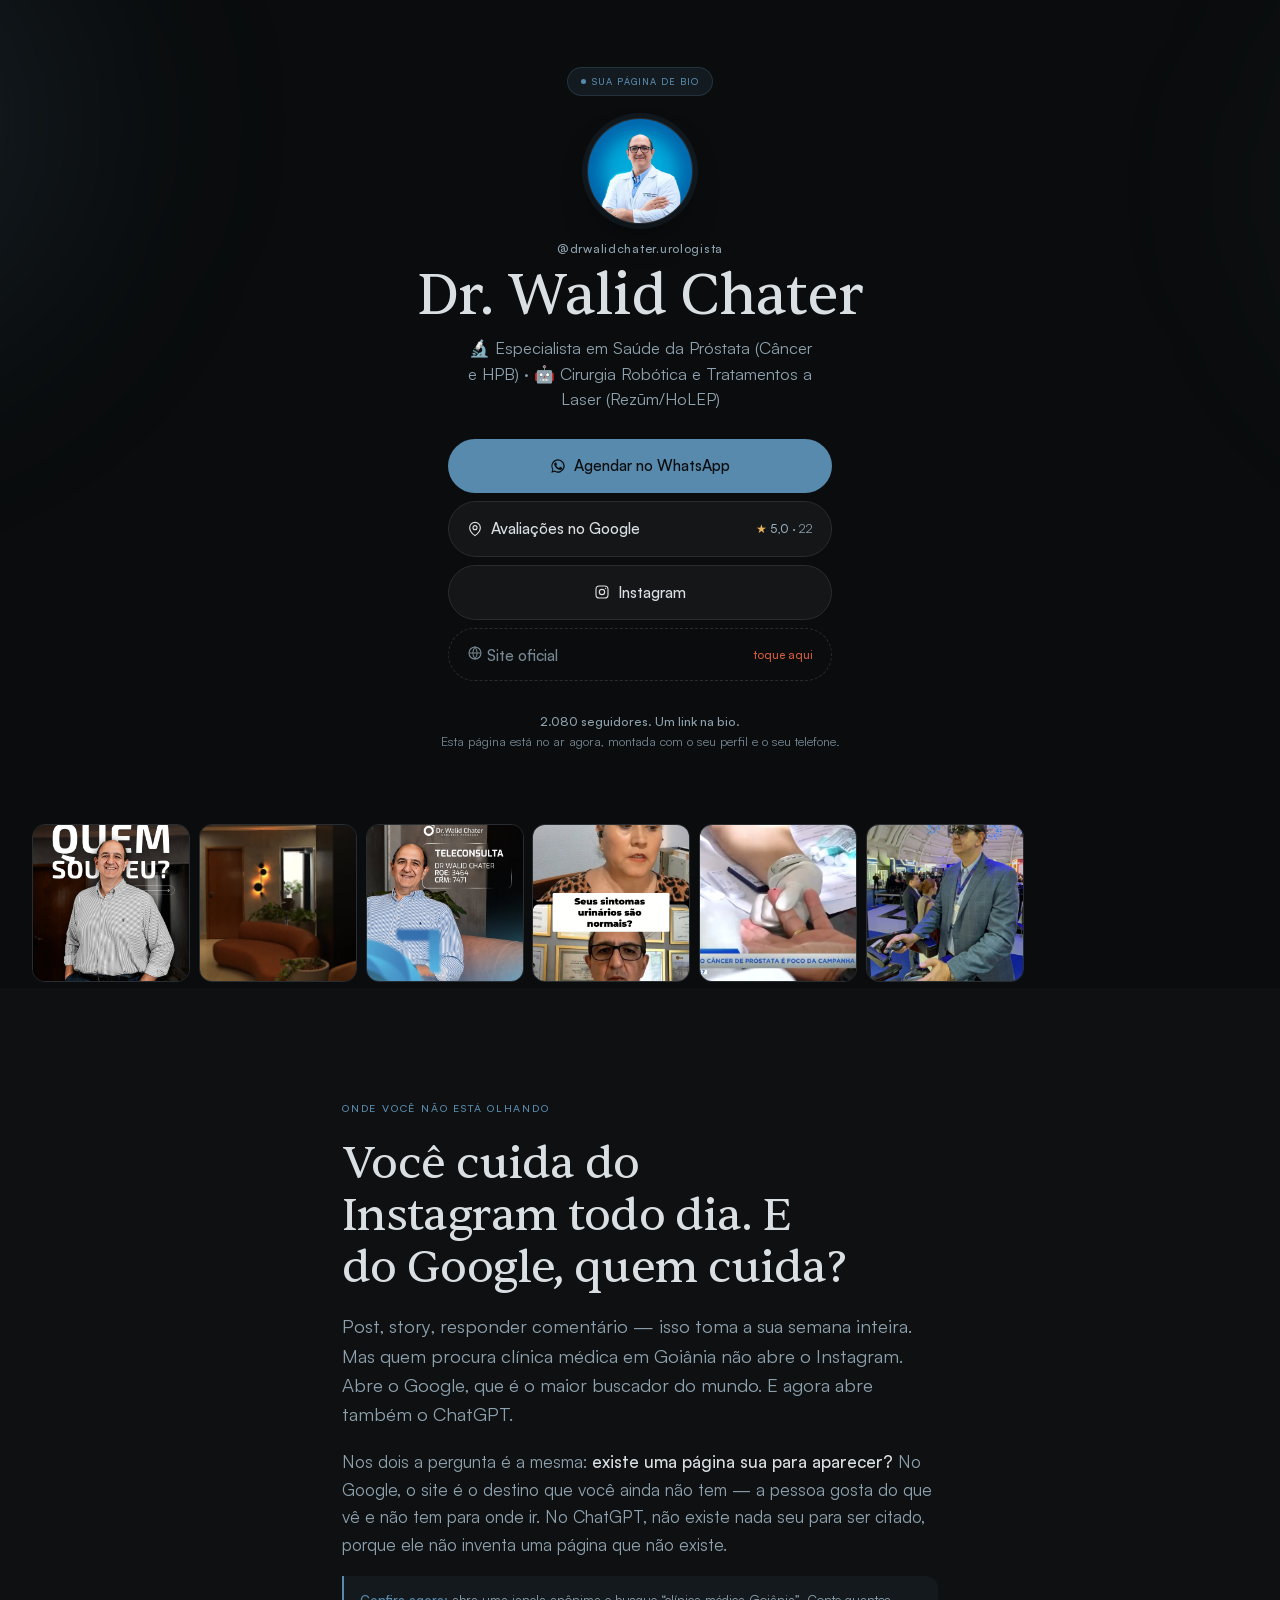
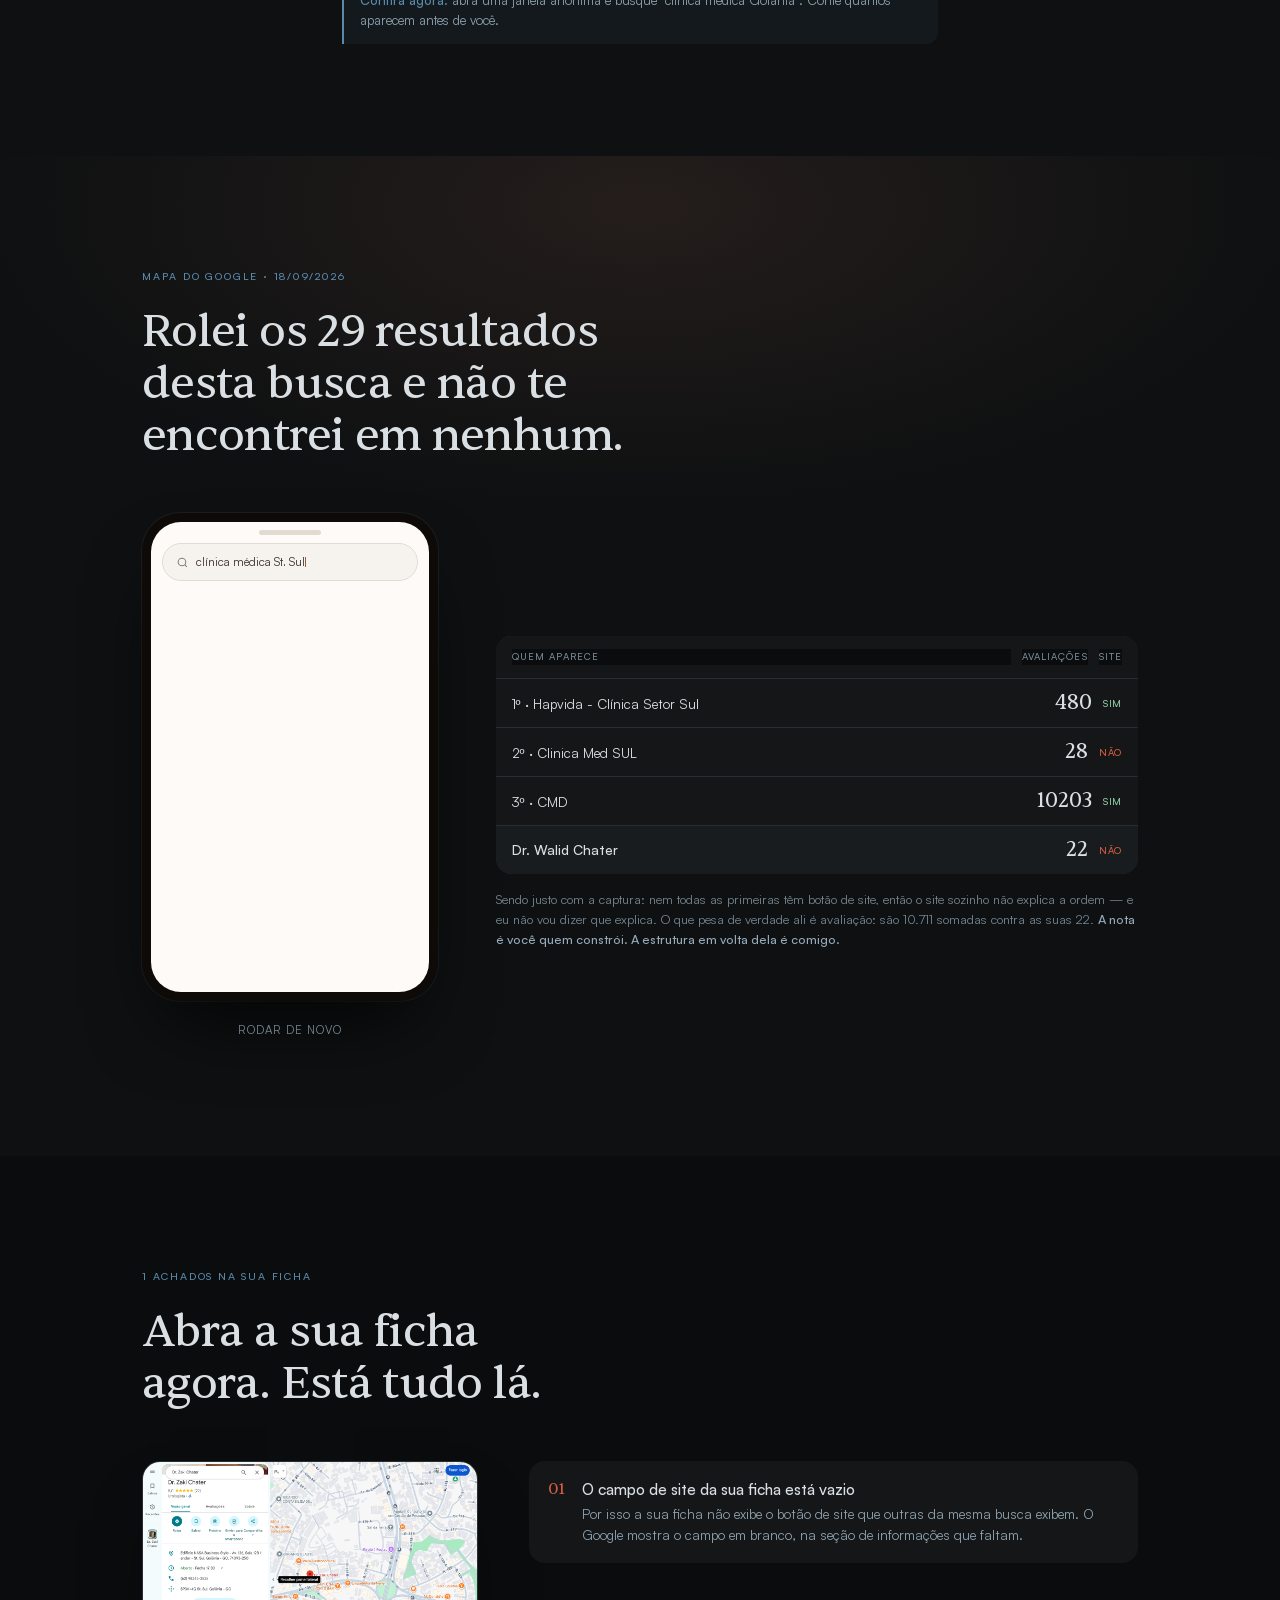
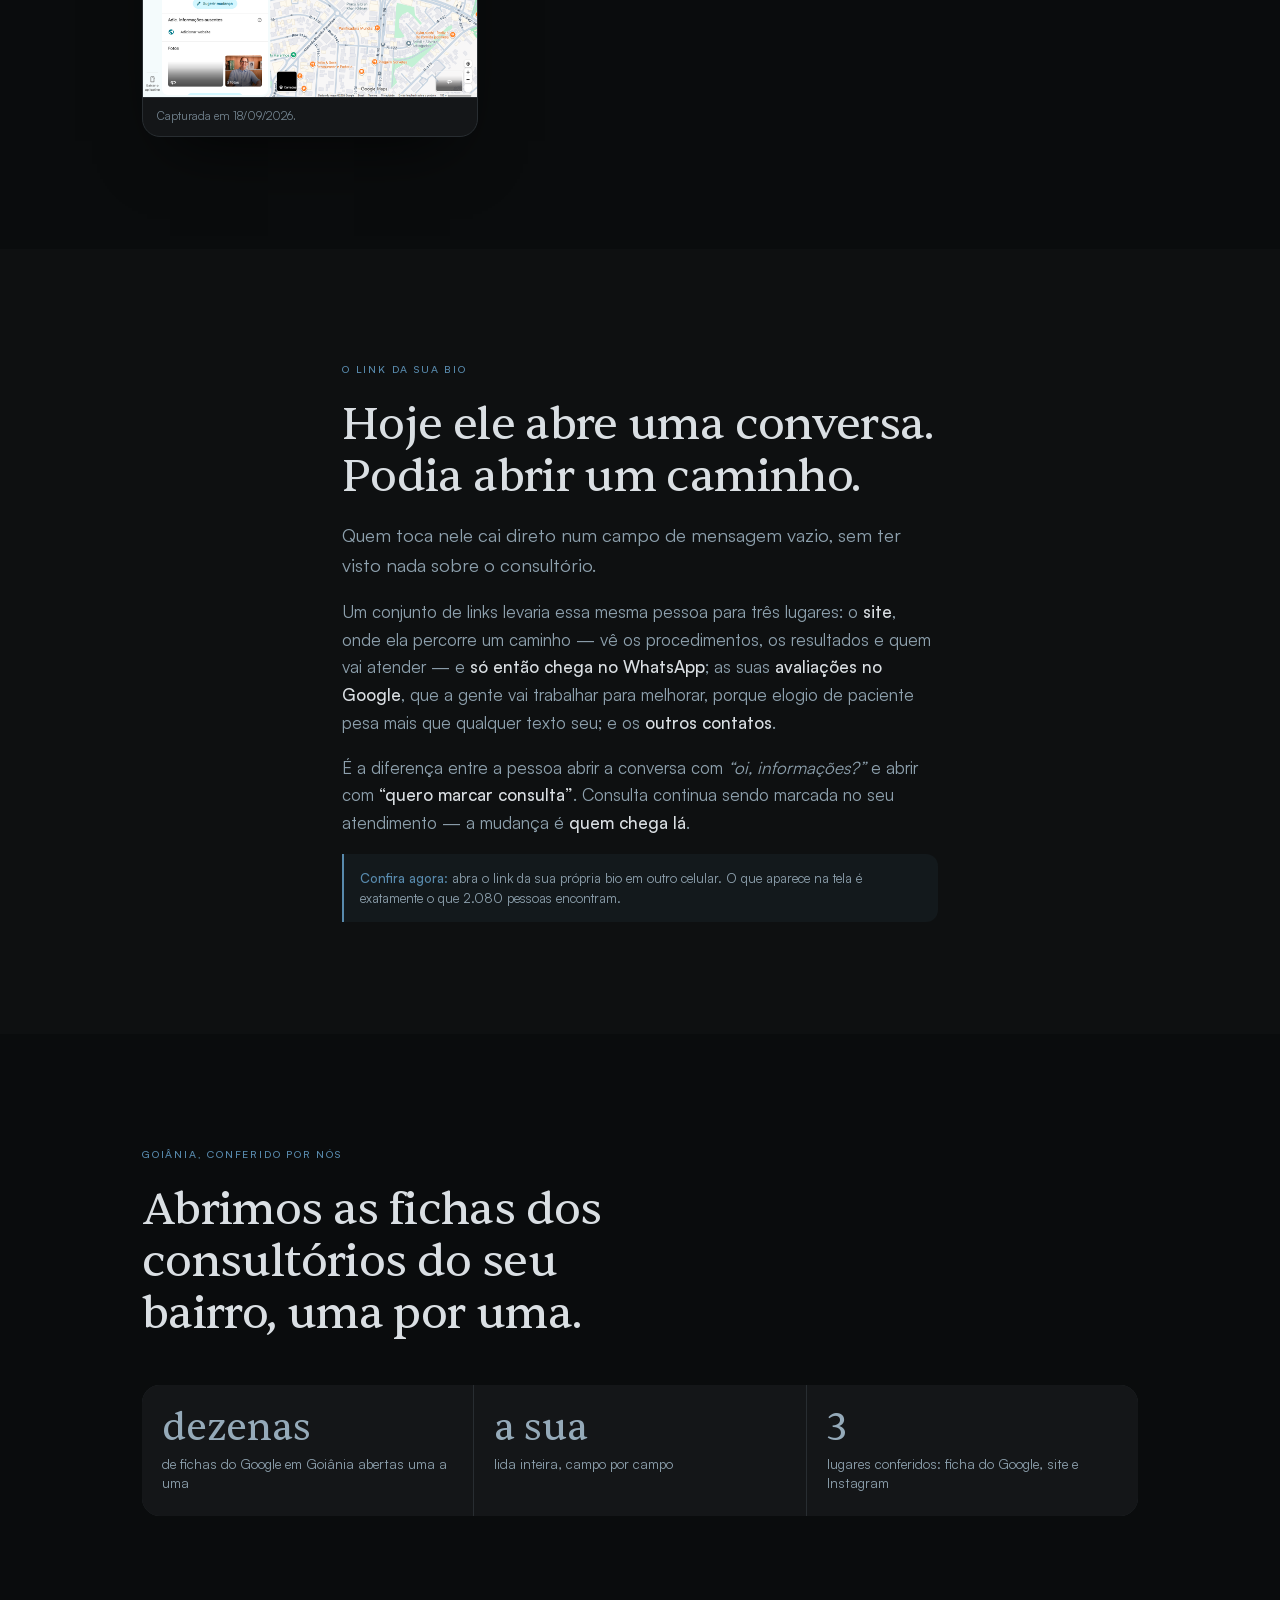
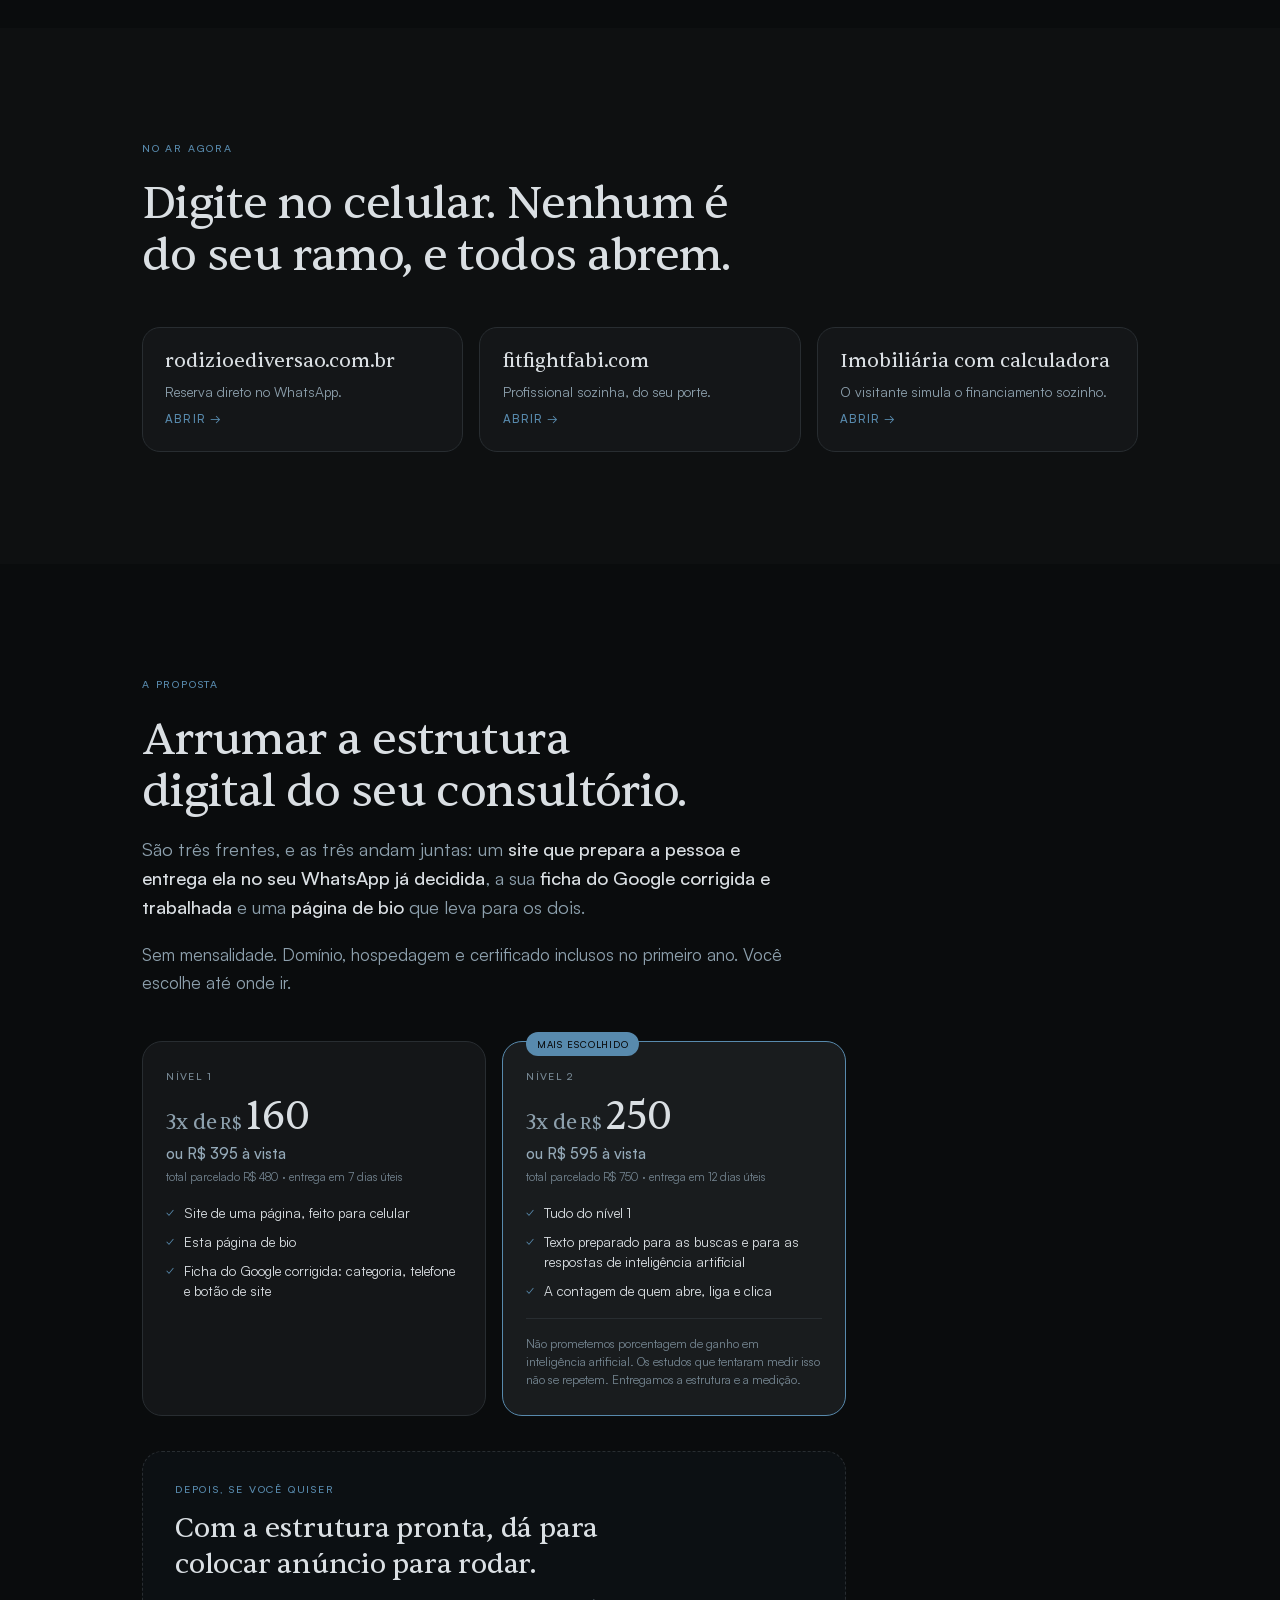
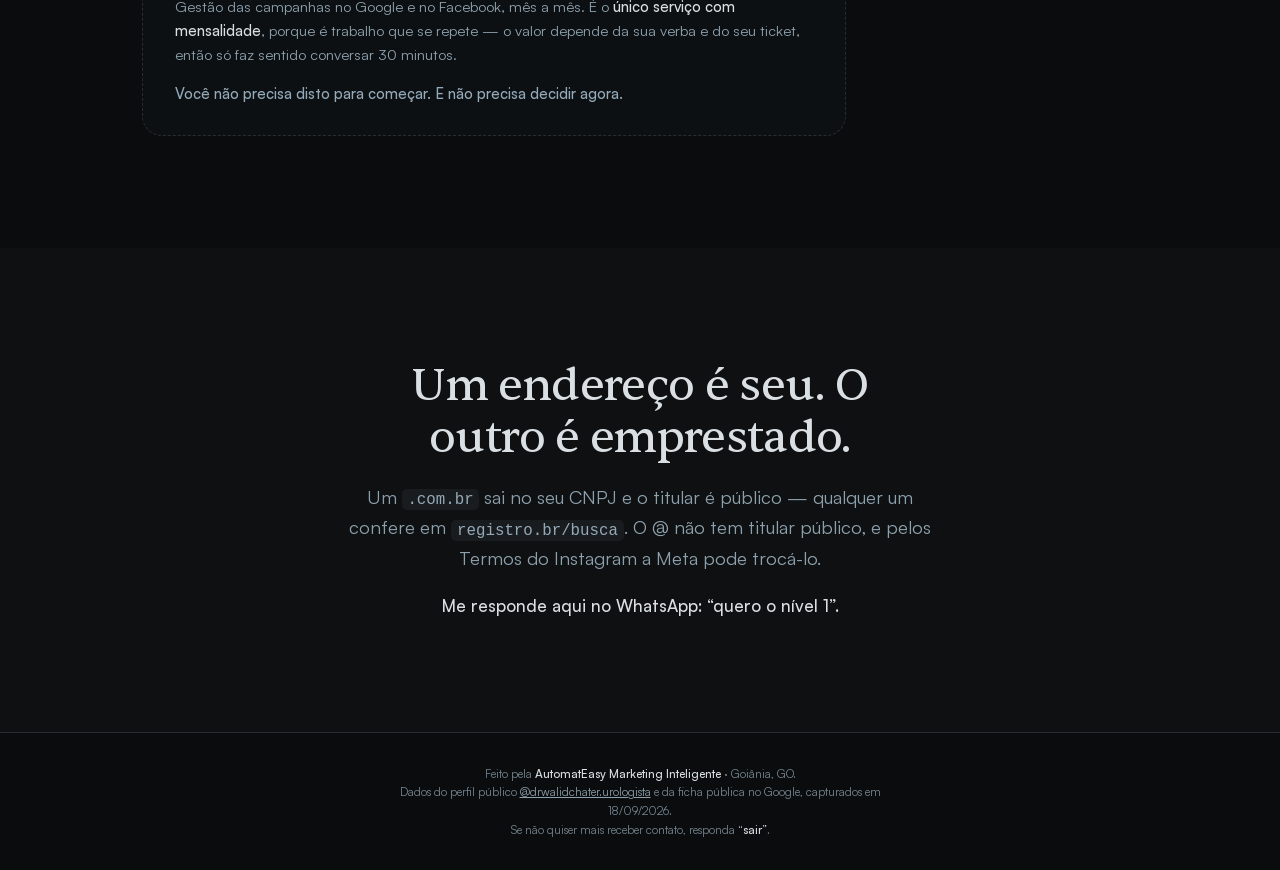
<file: drwalidchater-urologista/index.html>
<!doctype html>
<html lang="pt-BR" data-slug="drwalidchater-urologista">
<head>
<meta charset="utf-8">
<meta name="viewport" content="width=device-width, initial-scale=1, viewport-fit=cover">
<title>Auditoria técnica — Dr. Walid Chater</title>
<meta name="robots" content="noindex, nofollow">
<meta name="description" content="O que a ficha do Google e o Instagram de Dr. Walid Chater mostram hoje, conferido item por item pela AutomatEasy.">
<meta name="theme-color" content="#0a0c0d">

<!-- A prévia do link. Sem isto a peça chega no WhatsApp como três linhas de texto
     cinza — foi o que aconteceu com a da Laryssa em 16/09/2026. O caminho da capa
     PRECISA ser absoluto: o raspador do WhatsApp não resolve caminho relativo. -->
<meta property="og:type" content="website">
<meta property="og:locale" content="pt_BR">
<meta property="og:site_name" content="AutomatEasy">
<meta property="og:title" content="Auditoria técnica — Dr. Walid Chater">
<meta property="og:description" content="O que a ficha do Google e o Instagram de Dr. Walid Chater mostram hoje, conferido item por item pela AutomatEasy.">
<meta property="og:url" content="https://automateasy-drwalidchater-urologista.netlify.app/">
<meta property="og:image" content="https://automateasy-drwalidchater-urologista.netlify.app/img/capa.png">
<meta property="og:image:type" content="image/png">
<meta property="og:image:width" content="2400">
<meta property="og:image:height" content="1260">
<meta property="og:image:alt" content="Auditoria técnica — Dr. Walid Chater">
<meta name="twitter:card" content="summary_large_image">
<meta name="twitter:title" content="Auditoria técnica — Dr. Walid Chater">
<meta name="twitter:description" content="O que a ficha do Google e o Instagram de Dr. Walid Chater mostram hoje, conferido item por item pela AutomatEasy.">
<meta name="twitter:image" content="https://automateasy-drwalidchater-urologista.netlify.app/img/capa.png">
<link rel="stylesheet" href="fontes.css">
<link rel="preload" as="font" type="font/woff2" crossorigin href="fontes/SIH66VPT4WS2HIF5PEJNDU4INNUF54LG.woff2">
<link rel="preload" as="font" type="font/woff2" crossorigin href="fontes/KFIAZD4RUMEZIYV6FQ3T3GP5PDBDB6JY.woff2">
<style>
:root{
  /* Paleta escura derivada da medicao original (measure-colors --k 8), nao invertida:
     mantive a familia quente (marrom/pele) e reconstrui luminancia para fundo escuro. */
  --bg:#0a0c0d;              /* quase-preto QUENTE, nunca #000 */
  --bg-alt:#0e1011;          /* faixa alternada */
  --surface:#141618;         /* cartao */
  --surface-2:#191c1e;       /* cartao elevado */
  --ink:#dadfe3;             /* texto claro quente, nunca #fff */
  --muted:#8da0ad;
  --dim:#768793;             /* 4,5:1 sobre o fundo — legivel em corpo pequeno */
  --hair:#282d31;
  --accent:#588aad;          /* acento clareado p/ contraste em fundo escuro */
  --accent-soft:#95aab9;
  --alert:#d25d3f;
  --ok:#8fc9a6;
  --skin:#e6bfa6;
  --shadow:0 32px 64px -28px rgba(0,0,0,.72);
  --shadow-sm:0 12px 28px -14px rgba(0,0,0,.6);
  --serif:"Sentient",Georgia,"Times New Roman",serif;
  --sans:"Satoshi",-apple-system,BlinkMacSystemFont,"Segoe UI",sans-serif;
  --pad:clamp(1.15rem,5vw,2rem);
}
*{box-sizing:border-box}
html{-webkit-text-size-adjust:100%}
body{
  margin:0;background:var(--bg);color:var(--ink);
  font-family:var(--sans);font-size:1.0625rem;line-height:1.62;
  -webkit-font-smoothing:antialiased;overflow-x:hidden;
}
img{max-width:100%;display:block}
a{color:inherit}

.wrap{width:100%;max-width:1060px;margin:0 auto;padding-inline:var(--pad)}
.narrow{max-width:660px}
section{position:relative;padding-block:clamp(3.4rem,10vw,7rem)}
.alt{background:var(--bg-alt)}

/* ---------- tipografia ---------- */
h1,h2,h3{font-family:var(--serif);font-weight:400;letter-spacing:-.014em;line-height:1.1;
  margin:0;text-wrap:balance}
h1{font-size:clamp(2.1rem,8.8vw,3.6rem)}
h2{font-size:clamp(1.75rem,6.2vw,2.85rem);line-height:1.14}
h3{font-size:clamp(1.05rem,3.3vw,1.3rem);line-height:1.28;letter-spacing:-.008em}
p{margin:0 0 1.05em}
p:last-child{margin-bottom:0}
strong{font-weight:500;color:var(--ink)}

.kicker{font-size:.66rem;font-weight:500;letter-spacing:.17em;text-transform:uppercase;
  color:var(--accent);margin:0 0 1.3rem}
.lede{font-size:clamp(1rem,2.3vw,1.16rem);color:var(--muted);line-height:1.58}
.fine{font-size:.79rem;line-height:1.58;color:var(--dim)}
em.hl{font-style:normal;color:var(--accent-soft)}

/* ---------- hero ---------- */
.hero{position:relative;padding-top:clamp(2.2rem,8vw,4rem);
  padding-bottom:clamp(2.6rem,8vw,4.5rem);text-align:center;overflow:hidden}
.hero .aurora{position:absolute;inset:-26% -12% auto;height:min(720px,88vh);z-index:0;pointer-events:none}
.aurora::before,.aurora::after{content:"";position:absolute;border-radius:50%;filter:blur(86px)}
.aurora::before{width:96vw;height:96vw;max-width:760px;max-height:760px;top:-6%;left:-24%;
  background:radial-gradient(circle,rgba(88,138,173,.17),rgba(88,138,173,0) 64%)}
.aurora::after{width:84vw;height:84vw;max-width:660px;max-height:660px;top:10%;right:-26%;
  background:radial-gradient(circle,rgba(149,170,185,.10),rgba(149,170,185,0) 66%)}
.hero>*:not(.aurora){position:relative;z-index:1}

.selo{display:inline-flex;align-items:center;gap:.4rem;font-size:.58rem;font-weight:500;
  white-space:nowrap;letter-spacing:.11em;text-transform:uppercase;color:var(--accent);
  background:rgba(88,138,173,.12);border:1px solid rgba(88,138,173,.22);
  border-radius:999px;padding:.4rem .8rem;margin-bottom:1.4rem}
.selo b{width:5px;height:5px;border-radius:50%;background:var(--accent);flex:none}

.avatar{width:clamp(80px,23vw,104px);height:auto;aspect-ratio:1;  /* height:auto — senao o
  atributo height do HTML vira hint de apresentacao e anula o aspect-ratio */
  border-radius:50%;margin:0 auto 1rem;object-fit:cover;background:var(--surface);
  box-shadow:0 0 0 1px var(--hair),0 0 0 6px rgba(88,138,173,.10),0 18px 40px -18px rgba(0,0,0,.8)}
.handle{font-size:.76rem;letter-spacing:.06em;color:var(--muted);margin:0 0 .35rem;font-weight:500}
.hero h1{margin-bottom:.5rem}
.hero .bio{max-width:25rem;margin:0 auto;color:var(--muted);
  font-size:clamp(.92rem,3.5vw,1.0425rem);line-height:1.52;text-wrap:pretty}
.hero .local{margin-top:.45rem;font-size:.76rem;color:var(--dim);letter-spacing:.02em}

/* ---------- botoes do multi-link ---------- */
.links{display:flex;flex-direction:column;gap:.5rem;max-width:24rem;margin:1.7rem auto 0}
.btn{display:flex;align-items:center;justify-content:center;gap:.5rem;
  padding:.9rem 1rem;border-radius:999px;text-decoration:none;
  font-family:var(--sans);font-weight:500;font-size:clamp(.875rem,3.4vw,.97rem);
  white-space:nowrap;                     /* nunca quebra em 2 linhas e descola o icone */
  transition:transform .3s cubic-bezier(.2,.7,.3,1),background .3s,border-color .3s,color .3s}
.btn svg{width:16px;height:16px;flex:none}
.btn-primary{background:var(--accent);color:#0a0c0d;font-weight:500}
.btn-ghost{background:var(--surface);color:var(--ink);border:1px solid var(--hair)}
@media (hover:hover){
  .btn:hover{transform:translateY(-2px)}
  .btn-primary:hover{background:var(--accent-soft)}
  .btn-ghost:hover{border-color:var(--accent);color:var(--accent-soft)}
}
.btn:active{transform:translateY(0)}

/* botao que carrega um dado a direita */
.btn-dado{justify-content:space-between;gap:.5rem;padding-inline:1.1rem}
.btn-dado .lbl{display:flex;align-items:center;gap:.5rem;min-width:0;flex:0 1 auto;overflow:hidden}
.btn-dado .lbl span{overflow:hidden;text-overflow:ellipsis;min-width:0}
.btn-dado .val{flex:0 0 auto}
.btn-dado .val{font-size:.76rem;color:var(--muted);font-weight:400;flex:none}
.btn-dado .val b{color:var(--accent-soft);font-weight:500}
.estrela{color:#e8b25f}

/* botao do site que ela ainda nao tem */
.btn-vazio{border:1px dashed var(--hair);background:transparent;color:var(--dim);width:100%;
  cursor:pointer;justify-content:space-between;padding-inline:1.1rem}
.btn-vazio .val{font-size:.72rem;color:var(--alert);font-weight:500}
@media (hover:hover){.btn-vazio:hover{border-color:var(--alert);color:var(--muted)}}
.revelo{max-width:24rem;margin:.5rem auto 0;background:rgba(232,145,122,.07);
  border:1px solid rgba(232,145,122,.22);border-radius:16px;padding:.95rem 1.05rem;
  text-align:left;display:none}
.revelo.abre{display:block;animation:cai .42s cubic-bezier(.2,.7,.3,1)}
@keyframes cai{from{opacity:0;transform:translateY(-6px)}to{opacity:1;transform:none}}
.revelo p{font-size:.81rem;line-height:1.52;margin:0;color:var(--ink)}
.revelo p+p{margin-top:.45rem;color:var(--muted)}
.revelo a{color:var(--accent);font-weight:500;text-underline-offset:3px}

.hero-note{margin:1.9rem auto 0;max-width:26rem;font-size:.79rem;line-height:1.58;color:var(--dim)}
.hero-note strong{color:var(--muted);font-weight:500}

.rule{height:1px;background:var(--hair);border:0;margin:0}

/* ---------- galeria ---------- */
.strip{display:flex;gap:.55rem;overflow-x:auto;padding:0 var(--pad) .4rem;scrollbar-width:none;
  scroll-snap-type:x mandatory;-webkit-overflow-scrolling:touch}
.strip::-webkit-scrollbar{display:none}
.strip a{flex:none;width:33vw;max-width:158px;aspect-ratio:1;border-radius:13px;overflow:hidden;
  scroll-snap-align:center;border:1px solid var(--hair)}
.strip img{width:100%;height:100%;object-fit:cover;transition:transform .5s cubic-bezier(.2,.7,.3,1)}
@media (hover:hover){.strip a:hover img{transform:scale(1.05)}}

/* ---------- o corte ---------- */
.cut{background:var(--bg-alt);overflow:hidden}
.cut::before{content:"";position:absolute;top:-30%;left:50%;transform:translateX(-50%);
  width:120%;height:70%;pointer-events:none;
  background:radial-gradient(ellipse at center,rgba(232,145,122,.10),transparent 62%)}
.cut>*{position:relative}

.phone-block{display:grid;gap:clamp(1.8rem,6vw,3.2rem);align-items:center;margin-top:clamp(2.2rem,7vw,3.2rem)}
@media(min-width:880px){.phone-block{grid-template-columns:minmax(0,296px) 1fr;gap:3.6rem}}
.phone{width:min(296px,84vw);margin:0 auto;background:#0d0a08;border-radius:38px;padding:9px;
  box-shadow:0 40px 80px -30px rgba(0,0,0,.9),0 0 0 1px rgba(255,255,255,.06)}
.screen{background:#fdfaf8;color:#372c26;  /* a tela do Google e clara: nao inverter */
  border-radius:30px;overflow:hidden;min-height:min(470px,132vw);display:flex;flex-direction:column}
.notch{height:21px;display:flex;align-items:center;justify-content:center;flex:none}
.notch i{width:62px;height:5px;border-radius:99px;background:#e3dbd1}
.sbar{margin:0 11px 9px;background:#f6f3ee;border:1px solid #e3dbd1;border-radius:999px;
  padding:.55rem .8rem;display:flex;align-items:center;gap:.45rem;flex:none}
.sbar svg{width:13px;height:13px;flex:none;color:#8a7d72}
/* a fonte encolhe com a tela porque o termo varia muito de tamanho:
   "endocrinologista Nova Suica Goiania" tem 35 caracteres contra 21 de
   "dermatologista Goiania". Com tamanho fixo o fim do termo era comido pelo
   overflow em 320px, sem reticencia e sem aviso. min-width:0 e obrigatorio:
   sem ele o item flex se recusa a encolher abaixo do conteudo. */
.sbar span{font-size:clamp(.48rem,2.5vw,.73rem);color:#372c26;white-space:nowrap;
  overflow:hidden;min-width:0}
.caret{display:inline-block;width:1px;height:.85em;background:#8d6047;vertical-align:-.1em;
  animation:blink 1s steps(2,start) infinite}
@keyframes blink{to{visibility:hidden}}
.results{flex:1;overflow:visible;padding:0 11px 16px}
.res{display:flex;gap:.55rem;align-items:flex-start;padding:.68rem 0;border-top:1px solid #ece5dc;
  opacity:0;transform:translateY(10px)}
.res.in{opacity:1;transform:none;transition:opacity .5s ease,transform .5s cubic-bezier(.2,.7,.3,1)}
.res-body{min-width:0;flex:1}
.res-name{font-size:.77rem;font-weight:500;line-height:1.25;margin:0 0 .12rem;color:#372c26}
.res-meta{font-size:.67rem;color:#6f635a;line-height:1.38;margin:0}
.stars{color:#e8a13a;letter-spacing:-.05em}
.tag-web{font-size:.56rem;font-weight:500;letter-spacing:.06em;text-transform:uppercase;
  color:#2f6b4f;background:#e4f0e8;border-radius:99px;padding:.2rem .48rem;flex:none;margin-top:.1rem}
.res-absent{border:1px dashed #b5442a;border-radius:12px;padding:.7rem .78rem;margin-top:.85rem;
  background:rgba(181,68,42,.06);opacity:0;transform:translateY(10px)}
.res-absent.in{opacity:1;transform:none;
  transition:opacity .6s ease .1s,transform .6s cubic-bezier(.2,.7,.3,1) .1s}
.res-absent p{margin:0;font-size:.69rem;line-height:1.42;color:#a83e24;font-weight:500}
.res-absent .who{font-size:.77rem;font-weight:500;color:#372c26;margin-bottom:.12rem}
.replay{margin:.9rem auto 0;display:block;background:none;border:0;cursor:pointer;
  font-family:var(--sans);font-size:.72rem;letter-spacing:.09em;text-transform:uppercase;
  color:var(--dim);padding:.4rem}
.replay:hover{color:var(--accent)}

/* ---------- placar ---------- */
.score{display:grid;gap:1px;background:var(--hair);border-radius:16px;overflow:hidden;margin-top:1.8rem}
.score-row{display:grid;grid-template-columns:1fr auto auto;gap:.7rem;align-items:center;
  background:var(--surface);padding:.85rem 1rem}
.score-row.you{background:var(--surface-2)}
.score-who{font-size:.85rem;font-weight:400;line-height:1.3;min-width:0}
.score-n{font-family:var(--serif);font-size:1.3rem;line-height:1;text-align:right}
.score-web{font-size:.6rem;font-weight:500;letter-spacing:.06em;text-transform:uppercase;
  text-align:right;white-space:nowrap}
.yes{color:var(--ok)}.no{color:var(--alert)}
.score-head{font-size:.6rem;letter-spacing:.11em;text-transform:uppercase;color:var(--dim);
  font-weight:500;text-align:right;background:var(--bg)!important}
.score-head:first-child{text-align:left}

/* ---------- auditoria ---------- */
.audit{display:grid;gap:clamp(1.8rem,6vw,2.8rem);margin-top:clamp(2.2rem,7vw,3.2rem)}
@media(min-width:880px){.audit{grid-template-columns:minmax(0,336px) 1fr;gap:3.2rem;align-items:start}}
.shot{border-radius:18px;overflow:hidden;box-shadow:var(--shadow);background:var(--surface);
  border:1px solid var(--hair);margin:0}
.shot img{width:100%}
.shot figcaption{font-size:.71rem;color:var(--dim);padding:.65rem .85rem;
  border-top:1px solid var(--hair);line-height:1.5}
.finds{list-style:none;margin:0;padding:0;display:grid;gap:1px;background:var(--hair);
  border-radius:16px;overflow:hidden}
.finds li{background:var(--surface);padding:1.1rem 1.15rem;display:grid;
  grid-template-columns:auto 1fr;gap:.85rem;align-items:start}
.finds .n{font-family:var(--serif);font-size:1rem;color:var(--alert);line-height:1.35;width:1.3em}
.finds h3{font-size:.97rem;margin-bottom:.28rem;font-family:var(--sans);font-weight:500;
  letter-spacing:0;line-height:1.35;color:var(--ink)}
.finds p{font-size:.85rem;color:var(--muted);line-height:1.52;margin:0}
/* overflow-wrap:anywhere e obrigatorio: telefone quebra sozinho, mas endereco
   como sites.google.com/view/drlucasfreitas e uma palavra so de 38 caracteres
   e estourava a caixa em 320px, sem reticencia e sem aviso. */
code{font-family:ui-monospace,SFMono-Regular,Menlo,monospace;font-size:.85em;
  background:var(--surface-2);padding:.12em .36em;border-radius:5px;color:var(--accent-soft);
  overflow-wrap:anywhere;word-break:break-word}

/* ---------- blocos de argumento ---------- */
.confira{font-size:.82rem;line-height:1.55;color:var(--muted);margin-top:1.1rem;
  background:rgba(88,138,173,.07);border-left:2px solid var(--accent);
  border-radius:0 12px 12px 0;padding:.85rem 1rem}
.confira b{color:var(--accent);font-weight:500}
.cita{margin:1.2rem 0;padding:1rem 1.15rem;background:var(--surface);border:1px solid var(--hair);
  border-radius:14px;font-family:var(--serif);font-size:1.02rem;line-height:1.45;color:var(--ink)}
.cita cite{display:block;margin-top:.6rem;font-family:var(--sans);font-style:normal;
  font-size:.71rem;color:var(--dim);line-height:1.45}

/* ---------- numeros ---------- */
.stats{display:grid;gap:1px;background:var(--hair);border-radius:18px;overflow:hidden;
  margin-top:clamp(2rem,6vw,2.8rem)}
@media(min-width:640px){.stats{grid-template-columns:repeat(3,1fr)}}
.stat{background:var(--surface);padding:1.5rem 1.25rem}
.stat .v{font-family:var(--serif);font-size:2.4rem;line-height:1;margin-bottom:.4rem;color:var(--accent-soft)}
.stat .l{font-size:.85rem;color:var(--muted);line-height:1.42;margin:0}
.stat .src{font-size:.68rem;color:var(--dim);margin-top:.5rem;line-height:1.4}

/* ---------- portfolio ---------- */
.works{display:grid;gap:1rem;margin-top:clamp(2rem,6vw,2.8rem)}
@media(min-width:760px){.works{grid-template-columns:repeat(3,1fr)}}
.work{background:var(--surface);border:1px solid var(--hair);border-radius:18px;padding:1.4rem;
  text-decoration:none;display:flex;flex-direction:column;gap:.5rem;
  transition:transform .35s cubic-bezier(.2,.7,.3,1),border-color .35s,background .35s}
@media (hover:hover){.work:hover{transform:translateY(-3px);border-color:var(--accent);background:var(--surface-2)}}
.work .t{font-family:var(--serif);font-size:clamp(1rem,4.2vw,1.2rem);line-height:1.22;
  color:var(--ink);overflow-wrap:anywhere}
.work .d{font-size:.85rem;color:var(--muted);line-height:1.48;flex:1}
.work .go{font-size:.72rem;letter-spacing:.09em;text-transform:uppercase;color:var(--accent);
  font-weight:500}

/* ---------- planos ---------- */
.plans{display:grid;gap:1rem;margin-top:clamp(2rem,6vw,2.8rem)}
@media(min-width:760px){.plans{grid-template-columns:repeat(2,1fr);align-items:stretch;max-width:44rem;margin-inline:0}}
.plan{background:var(--surface);border:1px solid var(--hair);border-radius:20px;
  padding:1.6rem 1.45rem;display:flex;flex-direction:column}
.plan.pick{border-color:var(--accent);background:var(--surface-2);position:relative}
.plan.pick::before{content:"mais escolhido";position:absolute;top:-.6rem;left:1.45rem;
  background:var(--accent);color:#0a0c0d;font-size:.6rem;font-weight:500;letter-spacing:.09em;
  text-transform:uppercase;padding:.26rem .66rem;border-radius:99px}
.plan .lvl{font-size:.65rem;font-weight:500;letter-spacing:.13em;text-transform:uppercase;
  color:var(--dim);margin-bottom:.8rem}
.plan .price{font-family:var(--serif);font-size:clamp(2rem,7vw,2.5rem);line-height:1;
  margin-bottom:.3rem;color:var(--ink);display:flex;align-items:baseline;gap:.2rem;flex-wrap:wrap}
.plan .price .x{font-size:.52em;color:var(--muted)}
.plan .price .cif{font-size:.44em;color:var(--muted)}
.plan .avista{font-size:.95rem;color:var(--accent-soft);font-weight:500;margin-bottom:.15rem}
.plan .avista b{font-weight:500}
.plan .total{font-size:.7rem;color:var(--dim);margin-bottom:1.1rem;line-height:1.45}
.plan .price small{font-size:1.05rem;color:var(--muted)}
.plan .once{font-size:.73rem;color:var(--accent);margin-bottom:1.2rem;font-weight:500}
.plan ul{list-style:none;margin:0;padding:0;display:grid;gap:.55rem;flex:1;align-content:start}
.plan li{font-size:.85rem;line-height:1.48;display:grid;grid-template-columns:auto 1fr;gap:.55rem;
  align-items:start;color:var(--ink)}
.plan li.off{color:var(--dim)}
.plan li i{font-style:normal;color:var(--accent);font-size:.9em;line-height:1.5}
.plan li.off i{color:#4a3d34}
.plan .nota{font-size:.75rem;color:var(--dim);line-height:1.5;margin-top:1.1rem;
  padding-top:1rem;border-top:1px solid var(--hair)}

.upsell{margin-top:clamp(1.6rem,5vw,2.2rem);border:1px dashed var(--hair);border-radius:20px;
  padding:1.5rem 1.4rem;max-width:44rem;background:rgba(88,138,173,.04)}
@media(min-width:760px){.upsell{padding:1.8rem 2rem}}

/* ---------- fechamento ---------- */
.close{text-align:center}
.foot{border-top:1px solid var(--hair);padding-block:2rem;text-align:center}
.foot p{font-size:.73rem;color:var(--dim);line-height:1.6;max-width:34rem;margin:0 auto}
.foot a{color:var(--muted)}

/* ---------- tela estreita de verdade (inclui zoom de texto) ---------- */
.so-larga{display:inline}
@media(max-width:361px){
  .so-larga{display:none}                    /* vira so "Avaliacoes" */
  .btn{padding-inline:.85rem;gap:.4rem}
  .btn-dado .val{font-size:.72rem}
  .score-row{grid-template-columns:1fr auto auto;gap:.5rem;padding:.75rem .7rem}
  .score-who{font-size:.79rem}
  .score-n{font-size:1.15rem}
  .plan,.upsell{padding:1.25rem 1.1rem}
  .stat{padding:1.25rem 1rem}
  .finds li{padding:.95rem .9rem;gap:.7rem}
  .res-name{font-size:.74rem}
  .res-meta{font-size:.64rem}
}

/* ---------- reveal ---------- */
.rv{opacity:0;transform:translateY(16px)}
.rv.in{opacity:1;transform:none;transition:opacity .7s ease,transform .7s cubic-bezier(.2,.7,.3,1)}
@media(prefers-reduced-motion:reduce){
  .rv,.res,.res-absent{opacity:1!important;transform:none!important;transition:none!important}
  .caret{animation:none}
}
</style>
</head>
<body>

<header class="hero">
  <div class="aurora" aria-hidden="true"></div>
  <div class="wrap">
    <span class="selo"><b></b>Sua página de bio</span>
    <img class="avatar" src="img/perfil.jpg" alt="Dr. Walid Chater" width="104" height="104">
    <p class="handle">@drwalidchater.urologista</p>
    <h1>Dr. Walid Chater</h1>
    <p class="bio">🔬 Especialista em Saúde da Próstata (Câncer e HPB) · 🤖 Cirurgia Robótica e Tratamentos a Laser (Rezūm/HoLEP)</p>

    <nav class="links">
      <a class="btn btn-primary" href="https://wa.me/5562982452525" target="_blank" rel="noopener">
        <svg viewBox="0 0 24 24" fill="currentColor" aria-hidden="true"><path d="M17.5 14.4c-.3-.2-1.7-.9-2-1-.3-.1-.5-.2-.7.1-.2.3-.7 1-.9 1.2-.2.2-.3.2-.6.1-.3-.2-1.2-.5-2.3-1.4-.9-.8-1.4-1.7-1.6-2-.2-.3 0-.5.1-.6l.5-.5c.1-.2.2-.3.3-.5 0-.2 0-.4 0-.5 0-.2-.7-1.6-.9-2.2-.2-.6-.5-.5-.7-.5h-.6c-.2 0-.5.1-.8.4-.3.3-1 1-1 2.5s1.1 2.9 1.2 3.1c.2.2 2.1 3.2 5.1 4.5.7.3 1.3.5 1.7.6.7.2 1.4.2 1.9.1.6-.1 1.7-.7 2-1.4.2-.7.2-1.2.2-1.4-.1-.1-.3-.2-.6-.3M12 2a10 10 0 0 0-8.6 15L2 22l5.1-1.3A10 10 0 1 0 12 2m0 18.2c-1.6 0-3.2-.4-4.5-1.2l-.3-.2-3 .8.8-3-.2-.3a8.2 8.2 0 1 1 7.2 4z"/></svg>
        Agendar no WhatsApp
      </a>

      <a class="btn btn-ghost btn-dado" href="https://www.google.com/maps/place/?q=place_id:ChIJ7TwDzebxXpMRr76BvVvwYv8" target="_blank" rel="noopener">
        <span class="lbl">
          <svg viewBox="0 0 24 24" fill="none" stroke="currentColor" stroke-width="1.7" aria-hidden="true"><path d="M20 10c0 6-8 12-8 12s-8-6-8-12a8 8 0 0 1 16 0z"/><circle cx="12" cy="10" r="3"/></svg>
          <span>Avaliaç&otilde;es<span class="so-larga"> no Google</span></span>
        </span>
        <span class="val"><span class="estrela">★</span> <b>5,0</b> · 22</span>
      </a>
      <a class="btn btn-ghost" href="https://instagram.com/drwalidchater.urologista" target="_blank" rel="noopener">
        <svg viewBox="0 0 24 24" fill="none" stroke="currentColor" stroke-width="1.7" aria-hidden="true"><rect x="3" y="3" width="18" height="18" rx="5"/><circle cx="12" cy="12" r="4"/><circle cx="17.5" cy="6.5" r="1" fill="currentColor" stroke="none"/></svg>
        Instagram
      </a>

      <button class="btn btn-vazio" id="btn-site" type="button" aria-expanded="false" aria-controls="sem-site">
        <span class="lbl">
          <svg viewBox="0 0 24 24" fill="none" stroke="currentColor" stroke-width="1.7" aria-hidden="true"><circle cx="12" cy="12" r="9"/><path d="M3 12h18M12 3a15 15 0 0 1 0 18a15 15 0 0 1 0-18z"/></svg>
          <span>Site oficial</span>
        </span>
        <span class="val">toque aqui</span>
      </button>
    </nav>

    <div class="revelo" id="sem-site" role="region" aria-labelledby="btn-site">
      <p><strong>Este é o único botão que não abre nada.</strong></p>
      <p>É o que a gente veio resolver. <a href="#busca">Role e veja por quê →</a></p>
    </div>


    <p class="hero-note">
      <strong>2.080 seguidores. Um link na bio.</strong><br>
      Esta página está no ar agora, montada com o seu perfil e o seu telefone.
    </p>
  </div>
</header>

<div class="strip" aria-label="Últimas publicações">
  <a href="https://www.instagram.com/drwalidchater.urologista/" target="_blank" rel="noopener"><img src="img/post1.jpg" alt="Publicação de Dr. Walid Chater" loading="lazy"></a>
  <a href="https://www.instagram.com/drwalidchater.urologista/" target="_blank" rel="noopener"><img src="img/post2.jpg" alt="Publicação de Dr. Walid Chater" loading="lazy"></a>
  <a href="https://www.instagram.com/drwalidchater.urologista/" target="_blank" rel="noopener"><img src="img/post3.jpg" alt="Publicação de Dr. Walid Chater" loading="lazy"></a>
  <a href="https://www.instagram.com/drwalidchater.urologista/" target="_blank" rel="noopener"><img src="img/post4.jpg" alt="Publicação de Dr. Walid Chater" loading="lazy"></a>
  <a href="https://www.instagram.com/drwalidchater.urologista/" target="_blank" rel="noopener"><img src="img/post5.jpg" alt="Publicação de Dr. Walid Chater" loading="lazy"></a>
  <a href="https://www.instagram.com/drwalidchater.urologista/" target="_blank" rel="noopener"><img src="img/post6.jpg" alt="Publicação de Dr. Walid Chater" loading="lazy"></a>
</div>

<section class="alt">
  <div class="wrap narrow rv">
    <p class="kicker">Onde você não está olhando</p>
    <h2>Você cuida do Instagram todo dia. E do Google, quem cuida?</h2>
    <p class="lede" style="margin-top:1.1rem">
      Post, story, responder comentário — isso toma a sua semana inteira. Mas quem procura
      clínica médica em Goiânia não abre o Instagram. Abre o Google, que é
      o maior buscador do mundo. E agora abre também o ChatGPT.
    </p>
    <p style="color:var(--muted);margin-top:1rem">
      Nos dois a pergunta é a mesma: <strong>existe uma página sua para aparecer?</strong>
      No Google, o site é o destino que você ainda não tem — a pessoa gosta do que vê e não
      tem para onde ir. No ChatGPT, não existe nada seu para ser citado, porque ele não
      inventa uma página que não existe.
    </p>
    <p class="confira">
      <b>Confira agora:</b> abra uma janela anônima e busque “clínica médica Goiânia”.
      Conte quantos aparecem antes de você.
    </p>
  </div>
</section>

<section class="cut" id="busca">
  <div class="wrap">
    <div class="narrow rv">
      <p class="kicker">Mapa do Google · 18/09/2026</p>
      <h2>Rolei os 29 resultados desta busca e não te encontrei em nenhum.</h2>
    </div>
    <div class="phone-block">
      <div>
        <div class="phone rv">
          <div class="screen">
            <div class="notch"><i></i></div>
            <div class="sbar">
              <svg viewBox="0 0 24 24" fill="none" stroke="currentColor" stroke-width="2"><circle cx="11" cy="11" r="7"/><path d="m20 20-3.5-3.5"/></svg>
              <span id="q"></span>
            </div>
            <div class="results" id="results">
              <div class="res">
                <div class="res-body">
                  <p class="res-name">Hapvida - Clínica Setor Sul</p>
                  <p class="res-meta"><span class="stars">★★★★★</span> 2,6 (480)<br>Clínica especializada · R. 96, 27</p>
                </div>
                <span class="tag-web">Website</span>
              </div>
              <div class="res">
                <div class="res-body">
                  <p class="res-name">Clinica Med SUL</p>
                  <p class="res-meta"><span class="stars">★★★★★</span> 3,4 (28)<br>Clínico geral · R. 6, 1</p>
                </div>
                
              </div>
              <div class="res">
                <div class="res-body">
                  <p class="res-name">CMD</p>
                  <p class="res-meta"><span class="stars">★★★★★</span> 4,7 (10203)<br>Clínico geral · R. 84, 414</p>
                </div>
                <span class="tag-web">Website</span>
              </div>
              <div class="res-absent" id="absent">
                <p class="who">Dr. Walid Chater · 5,0 (22)</p>
                <p>Não aparece nesta tela.</p>
              </div>
            </div>
          </div>
        </div>
        <button class="replay" id="replay" type="button">rodar de novo</button>
      </div>

      <div class="rv">
        <div class="score" role="table" aria-label="Comparação na busca">
          <div class="score-row" role="row">
            <span class="score-head">Quem aparece</span>
            <span class="score-head">Avaliações</span>
            <span class="score-head">Site</span>
          </div>
          <div class="score-row" role="row">
            <span class="score-who">1º · Hapvida - Clínica Setor Sul</span>
            <span class="score-n">480</span><span class="score-web yes">sim</span>
          </div>
          <div class="score-row" role="row">
            <span class="score-who">2º · Clinica Med SUL</span>
            <span class="score-n">28</span><span class="score-web no">não</span>
          </div>
          <div class="score-row" role="row">
            <span class="score-who">3º · CMD</span>
            <span class="score-n">10203</span><span class="score-web yes">sim</span>
          </div>
          <div class="score-row you" role="row">
            <span class="score-who"><strong>Dr. Walid Chater</strong></span>
            <span class="score-n">22</span><span class="score-web no">não</span>
          </div>
        </div>
        <p class="fine" style="margin-top:1rem">Sendo justo com a captura: nem todas as primeiras têm botão de site, então o site sozinho não explica a ordem — e eu não vou dizer que explica. O que pesa de verdade ali é avaliação: são 10.711 somadas contra as suas 22. <strong style="color:var(--accent-soft)">A nota é você quem constrói. A estrutura em volta dela é comigo.</strong></p>
      </div>
    </div>
  </div>
</section>

<section>
  <div class="wrap">
    <div class="narrow rv">
      <p class="kicker">1 achados na sua ficha</p>
      <h2>Abra a sua ficha agora. Está tudo lá.</h2>
    </div>
    <div class="audit">
      <figure class="shot rv">
        <img src="img/ficha-google.png" alt="Captura da ficha de Dr. Walid Chater no Google" loading="lazy">
        <figcaption>Capturada em 18/09/2026.</figcaption>
      </figure>
      <ol class="finds rv">
        <li>
          <span class="n">01</span>
          <div>
            <h3>O campo de site da sua ficha está vazio</h3>
            <p>Por isso a sua ficha não exibe o botão de site que outras da mesma busca exibem. O Google mostra o campo em branco, na seção de informações que faltam.</p>
          </div>
        </li>
      </ol>
    </div>
  </div>
</section>


<section class="alt">
  <div class="wrap narrow rv">
    <p class="kicker">O link da sua bio</p>
    <h2>Hoje ele abre uma conversa. Podia abrir um caminho.</h2>
    <p class="lede" style="margin-top:1.1rem">
      Quem toca nele cai direto num campo de mensagem vazio, sem ter visto nada sobre o consultório.
    </p>
    <p style="color:var(--muted);margin-top:1rem">
      Um conjunto de links levaria essa mesma pessoa para três lugares:
      o <strong>site</strong>, onde ela percorre um caminho — vê os procedimentos, os resultados e
      quem vai atender — e <strong>só então chega no WhatsApp</strong>;
      as suas <strong>avaliações no Google</strong>, que a gente vai trabalhar para melhorar,
      porque elogio de paciente pesa mais que qualquer texto seu;
      e os <strong>outros contatos</strong>.
    </p>
    <p style="color:var(--muted);margin-top:1rem">
      É a diferença entre a pessoa abrir a conversa com <em>“oi, informações?”</em> e abrir com
      <strong>“quero marcar consulta”</strong>. Consulta continua sendo
      marcada no seu atendimento — a mudança é <strong>quem chega lá</strong>.
    </p>
    <p class="confira">
      <b>Confira agora:</b> abra o link da sua própria bio em outro celular. O que aparece
      na tela é exatamente o que 2.080 pessoas encontram.
    </p>
  </div>
</section>

<section>
  <div class="wrap">
    <div class="narrow rv">
      <p class="kicker">Goiânia, conferido por nós</p>
      <h2>Abrimos as fichas dos consultórios do seu bairro, uma por uma.</h2>
    </div>
    <div class="stats rv">
      <div class="stat">
        <p class="v">dezenas</p>
        <p class="l">de fichas do Google em Goiânia abertas uma a uma</p>
      </div>
      <div class="stat">
        <p class="v">a sua</p>
        <p class="l">lida inteira, campo por campo</p>
      </div>
      <div class="stat">
        <p class="v">3</p>
        <p class="l">lugares conferidos: ficha do Google, site e Instagram</p>
      </div>
    </div>
  </div>
</section>

<section class="alt">
  <div class="wrap">
    <div class="narrow rv">
      <p class="kicker">No ar agora</p>
      <h2>Digite no celular. Nenhum é do seu ramo, e todos abrem.</h2>
    </div>
    <div class="works rv">
      <a class="work" href="https://rodizioediversao.com.br" target="_blank" rel="noopener">
        <span class="t">rodizioediversao.com.br</span>
        <span class="d">Reserva direto no WhatsApp.</span>
        <span class="go">abrir →</span>
      </a>
      <a class="work" href="https://fitfightfabi.com" target="_blank" rel="noopener">
        <span class="t">fitfightfabi.com</span>
        <span class="d">Profissional sozinha, do seu porte.</span>
        <span class="go">abrir →</span>
      </a>
      <a class="work" href="https://automateasy-portfolio-imobiliaria.netlify.app" target="_blank" rel="noopener">
        <span class="t">Imobiliária com calculadora</span>
        <span class="d">O visitante simula o financiamento sozinho.</span>
        <span class="go">abrir →</span>
      </a>
    </div>
  </div>
</section>

<section>
  <div class="wrap">
    <div class="narrow rv">
      <p class="kicker">A proposta</p>
      <h2>Arrumar a estrutura digital do seu consultório.</h2>
      <p class="lede" style="margin-top:1rem">
        São três frentes, e as três andam juntas: um <strong>site que prepara a pessoa e entrega
        ela no seu WhatsApp já decidida</strong>, a sua <strong>ficha do Google corrigida e trabalhada</strong> e uma
        <strong>página de bio</strong> que leva para os dois.
      </p>
      <p style="color:var(--muted);margin-top:.9rem">
        Sem mensalidade. Domínio, hospedagem e certificado inclusos no primeiro ano.
        Você escolhe até onde ir.
      </p>
    </div>

    <div class="plans rv">
      <div class="plan">
        <p class="lvl">Nível 1</p>
        <p class="price"><span class="x">3x de</span> <span class="cif">R$</span>160</p>
        <p class="avista">ou <b>R$ 395 à vista</b></p>
        <p class="total">total parcelado R$ 480 · entrega em 7 dias úteis</p>
        <ul>
          <li><i>✓</i> Site de uma página, feito para celular</li>
          <li><i>✓</i> Esta página de bio</li>
          <li><i>✓</i> Ficha do Google corrigida: categoria, telefone e botão de site</li>
        </ul>
      </div>

      <div class="plan pick">
        <p class="lvl">Nível 2</p>
        <p class="price"><span class="x">3x de</span> <span class="cif">R$</span>250</p>
        <p class="avista">ou <b>R$ 595 à vista</b></p>
        <p class="total">total parcelado R$ 750 · entrega em 12 dias úteis</p>
        <ul>
          <li><i>✓</i> Tudo do nível 1</li>
          <li><i>✓</i> Texto preparado para as buscas e para as respostas de inteligência artificial</li>
          <li><i>✓</i> A contagem de quem abre, liga e clica</li>
        </ul>
        <p class="nota">
          Não prometemos porcentagem de ganho em inteligência artificial. Os estudos que tentaram
          medir isso não se repetem. Entregamos a estrutura e a medição.
        </p>
      </div>
    </div>

    <div class="upsell rv">
      <div class="upsell-txt">
        <p class="kicker" style="margin-bottom:.8rem">Depois, se você quiser</p>
        <h3 style="font-family:var(--serif);font-size:clamp(1.3rem,4.2vw,1.75rem);font-weight:400;margin-bottom:.8rem">
          Com a estrutura pronta, dá para colocar anúncio para rodar.
        </h3>
        <p style="color:var(--muted);font-size:.92rem">
          Gestão das campanhas no Google e no Facebook, mês a mês. É o <strong>único serviço
          com mensalidade</strong>, porque é trabalho que se repete — o valor depende da sua
          verba e do seu ticket, então só faz sentido conversar 30 minutos.
        </p>
        <p style="color:var(--accent-soft);font-size:.92rem;margin-top:.8rem;font-weight:500">
          Você não precisa disto para começar. E não precisa decidir agora.
        </p>
      </div>
    </div>
  </div>
</section>

<section class="close alt">
  <div class="wrap narrow rv">
    <h2>Um endereço é seu. O outro é emprestado.</h2>
    <p class="lede" style="margin-top:1.1rem">
      Um <code>.com.br</code> sai no seu CNPJ e o titular é público — qualquer um confere em
      <code>registro.br/busca</code>. O @ não tem titular público, e pelos Termos do Instagram
      a Meta pode trocá-lo.
    </p>
    <p style="color:var(--ink);margin-top:1.2rem;font-weight:500">
      Me responde aqui no WhatsApp: “quero o nível 1”.
    </p>
  </div>
</section>

<footer class="foot">
  <div class="wrap">
    <p>
      Feito pela <strong>AutomatEasy Marketing Inteligente</strong> · Goiânia, GO.<br>
      Dados do perfil público <a href="https://instagram.com/drwalidchater.urologista" target="_blank" rel="noopener">@drwalidchater.urologista</a>
      e da ficha pública no Google, capturados em 18/09/2026.<br>
      Se não quiser mais receber contato, responda <strong>“sair”</strong>.
    </p>
  </div>
</footer>

<script>
(function(){
  var reduce = matchMedia('(prefers-reduced-motion: reduce)').matches;

  /* revelacao discreta */
  var rv = document.querySelectorAll('.rv');
  if (reduce) { rv.forEach(function(e){ e.classList.add('in') }); }
  else {
    var io = new IntersectionObserver(function(es){
      es.forEach(function(e){ if(e.isIntersecting){ e.target.classList.add('in'); io.unobserve(e.target) } });
    }, {threshold:.12, rootMargin:'0px 0px -8% 0px'});
    rv.forEach(function(e){ io.observe(e) });
  }

  /* o botao do site que ela nao tem */
  [['btn-site','sem-site'],['btn-gmb','sem-gmb']].forEach(function(par){
    var bs = document.getElementById(par[0]), rev = document.getElementById(par[1]);
    if (!bs || !rev) return;                 // a ficha so existe quando ela nao tem
    bs.addEventListener('click', function(){
      var abre = !rev.classList.contains('abre');
      rev.classList.toggle('abre', abre);
      bs.setAttribute('aria-expanded', abre);
      bs.querySelector('.val').textContent = abre ? 'você ainda não tem' : 'toque aqui';
    });
  });

  /* a busca: unico momento com motion, porque o que ele mostra e uma ausencia */
  var QUERY = "clínica médica St. Sul";
  var qEl = document.getElementById('q');
  var resEls = document.querySelectorAll('#results .res');
  var absent = document.getElementById('absent');
  var timers = [];

  function clearAll(){ timers.forEach(clearTimeout); timers = []; }
  function at(ms, fn){ timers.push(setTimeout(fn, ms)); }

  function play(){
    clearAll();
    resEls.forEach(function(r){ r.classList.remove('in') });
    absent.classList.remove('in');
    qEl.textContent = '';

    if (reduce) {
      qEl.textContent = QUERY;
      resEls.forEach(function(r){ r.classList.add('in') });
      absent.classList.add('in');
      return;
    }

    qEl.innerHTML = '<span class="caret"></span>';
    var i = 0;
    (function type(){
      if (i <= QUERY.length){
        qEl.innerHTML = QUERY.slice(0,i) + '<span class="caret"></span>';
        i++;
        at(38 + Math.min(i,6)*4, type);
      } else {
        at(140, function(){ qEl.textContent = QUERY; });
        resEls.forEach(function(r, k){ at(320 + k*420, function(){ r.classList.add('in') }) });
        at(320 + resEls.length*420 + 560, function(){ absent.classList.add('in') });
      }
    })();
  }

  var phone = document.querySelector('.phone');
  if (phone){
    var po = new IntersectionObserver(function(es){
      es.forEach(function(e){ if(e.isIntersecting){ play(); po.unobserve(e.target) } });
    }, {threshold:.45});
    po.observe(phone);
  }
  document.getElementById('replay').addEventListener('click', play);

  /* ---- acompanhamento de abertura ----------------------------------------
     Duas marcas: uma ao carregar e outra aos 15 segundos. A segunda separa
     quem tocou no link sem querer de quem realmente parou para olhar.
     Depende de JavaScript de proposito: o raspador de previa do WhatsApp busca
     o HTML mas nao executa script, entao ele nao conta como abertura — sem
     isso toda proposta apareceria aberta no instante do envio.
     Falha em silencio: nada aqui pode aparecer no console do prospect.       */
  (function(){
    var VISITA = 'https://ybsscpynszizvtanphsu.supabase.co/functions/v1/visita-proposta';
    var slug = (document.documentElement.getAttribute('data-slug') || '');
    if (!slug) return;
    function marca(tipo){
      try { fetch(VISITA + '?slug=' + encodeURIComponent(slug) + '&tipo=' + tipo,
                  { method:'POST', mode:'no-cors', keepalive:true }).catch(function(){}); } catch(e){}
    }
    marca('abriu');
    var lido = false;
    setTimeout(function(){ if(!lido && !document.hidden){ lido = true; marca('leu'); } }, 15000);
  })();
})();
</script>

</body>
</html>
</file>
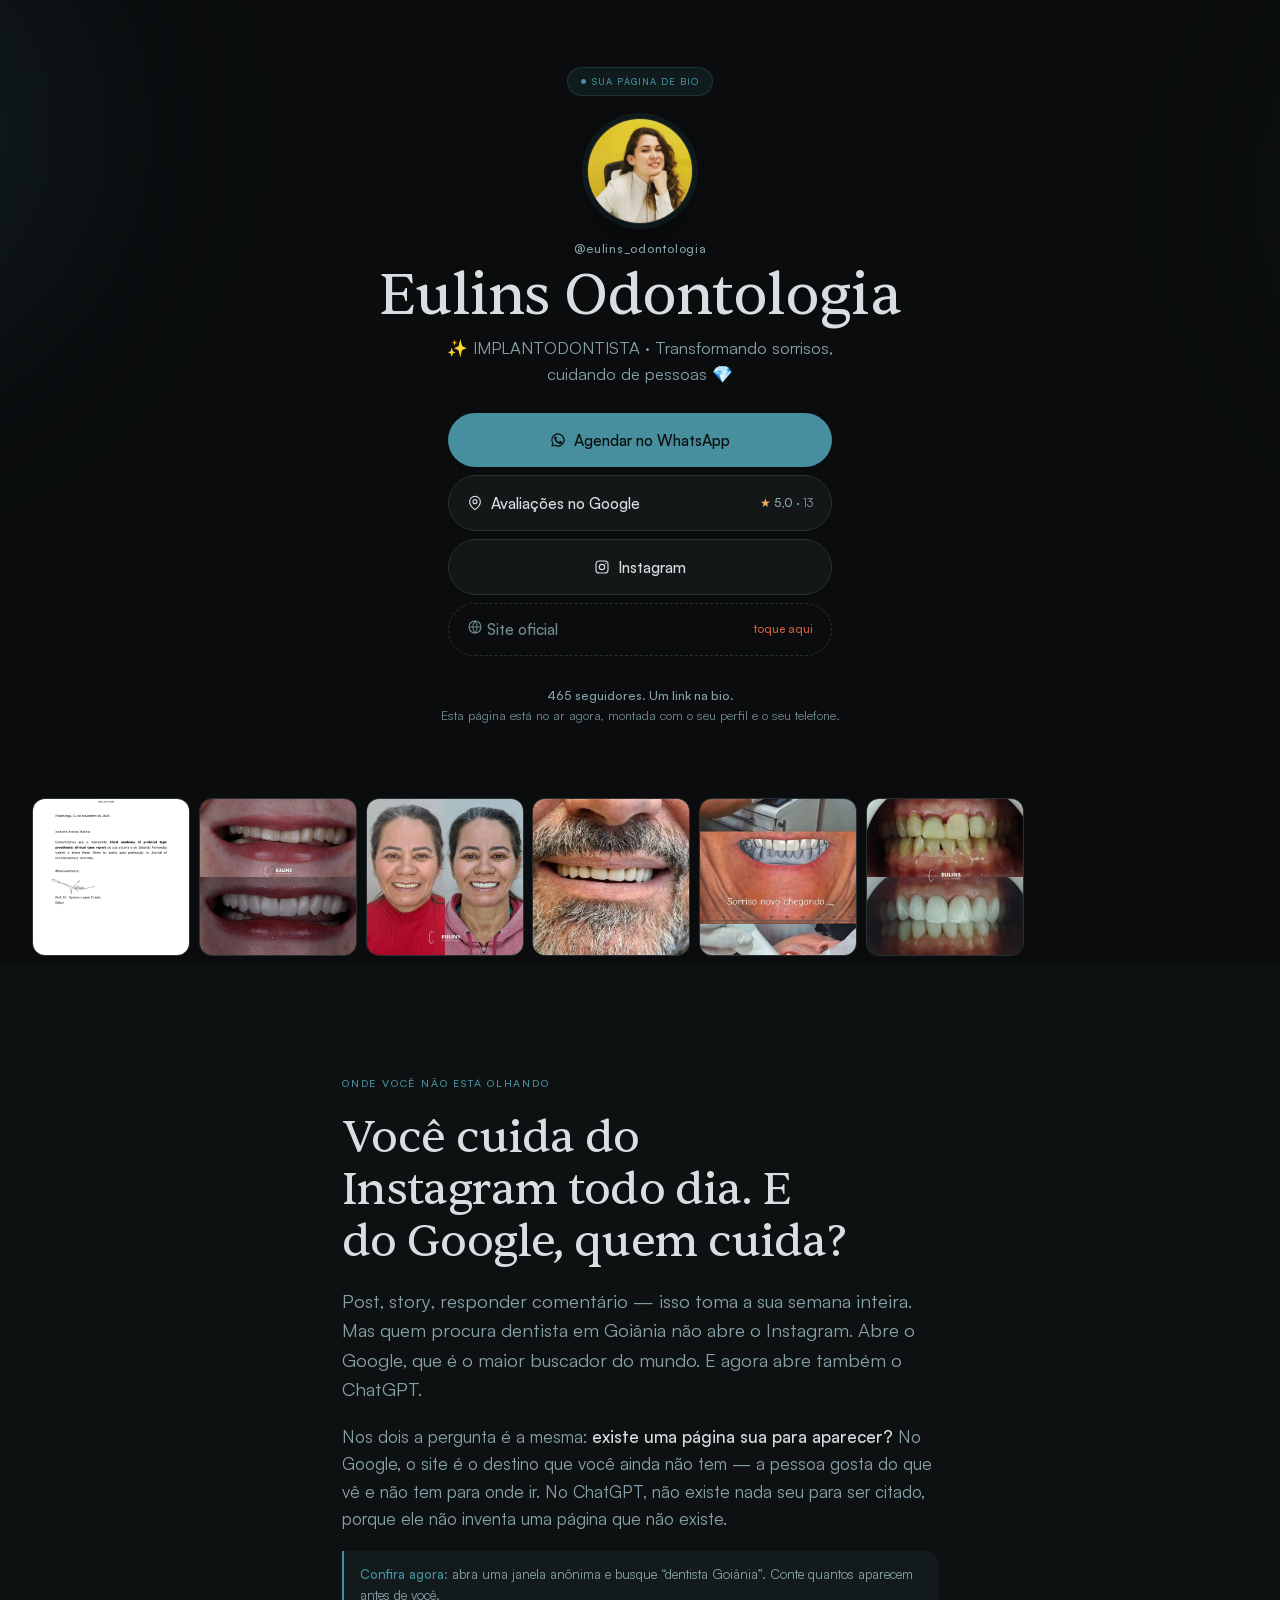
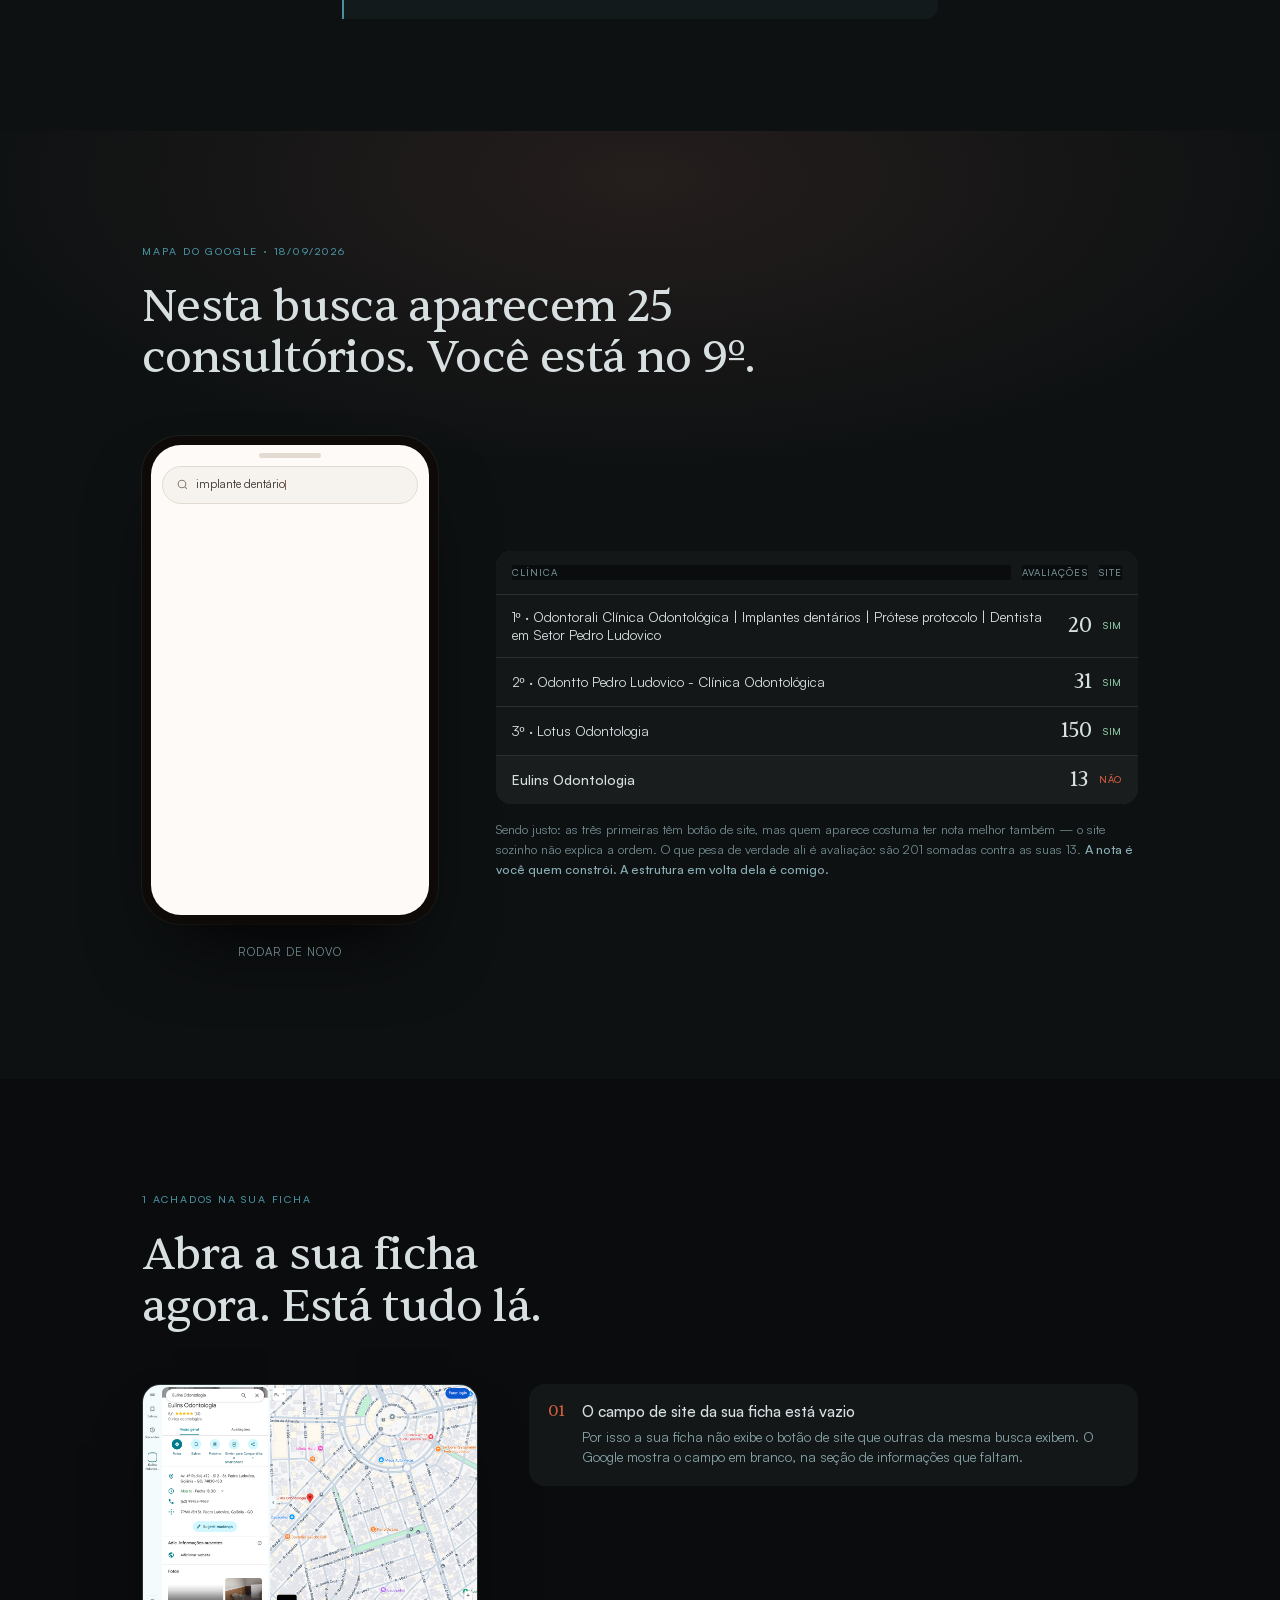
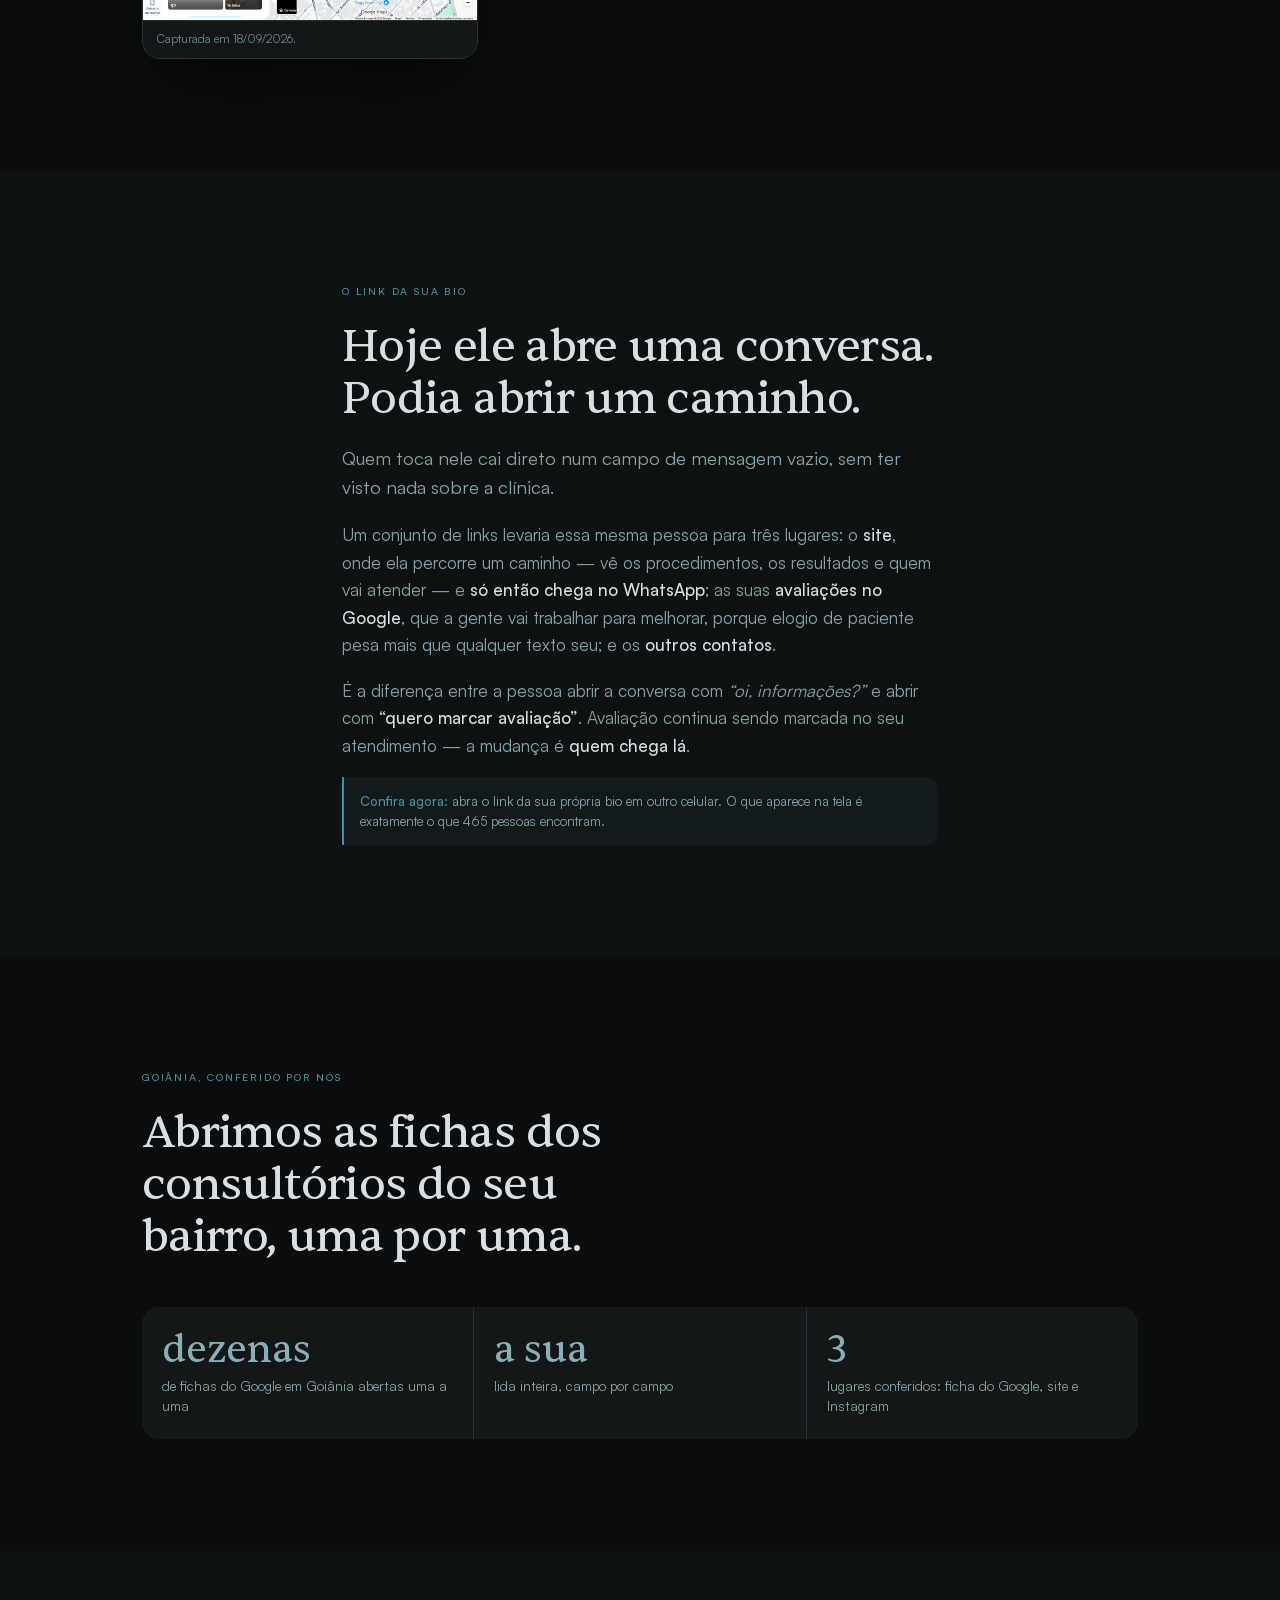
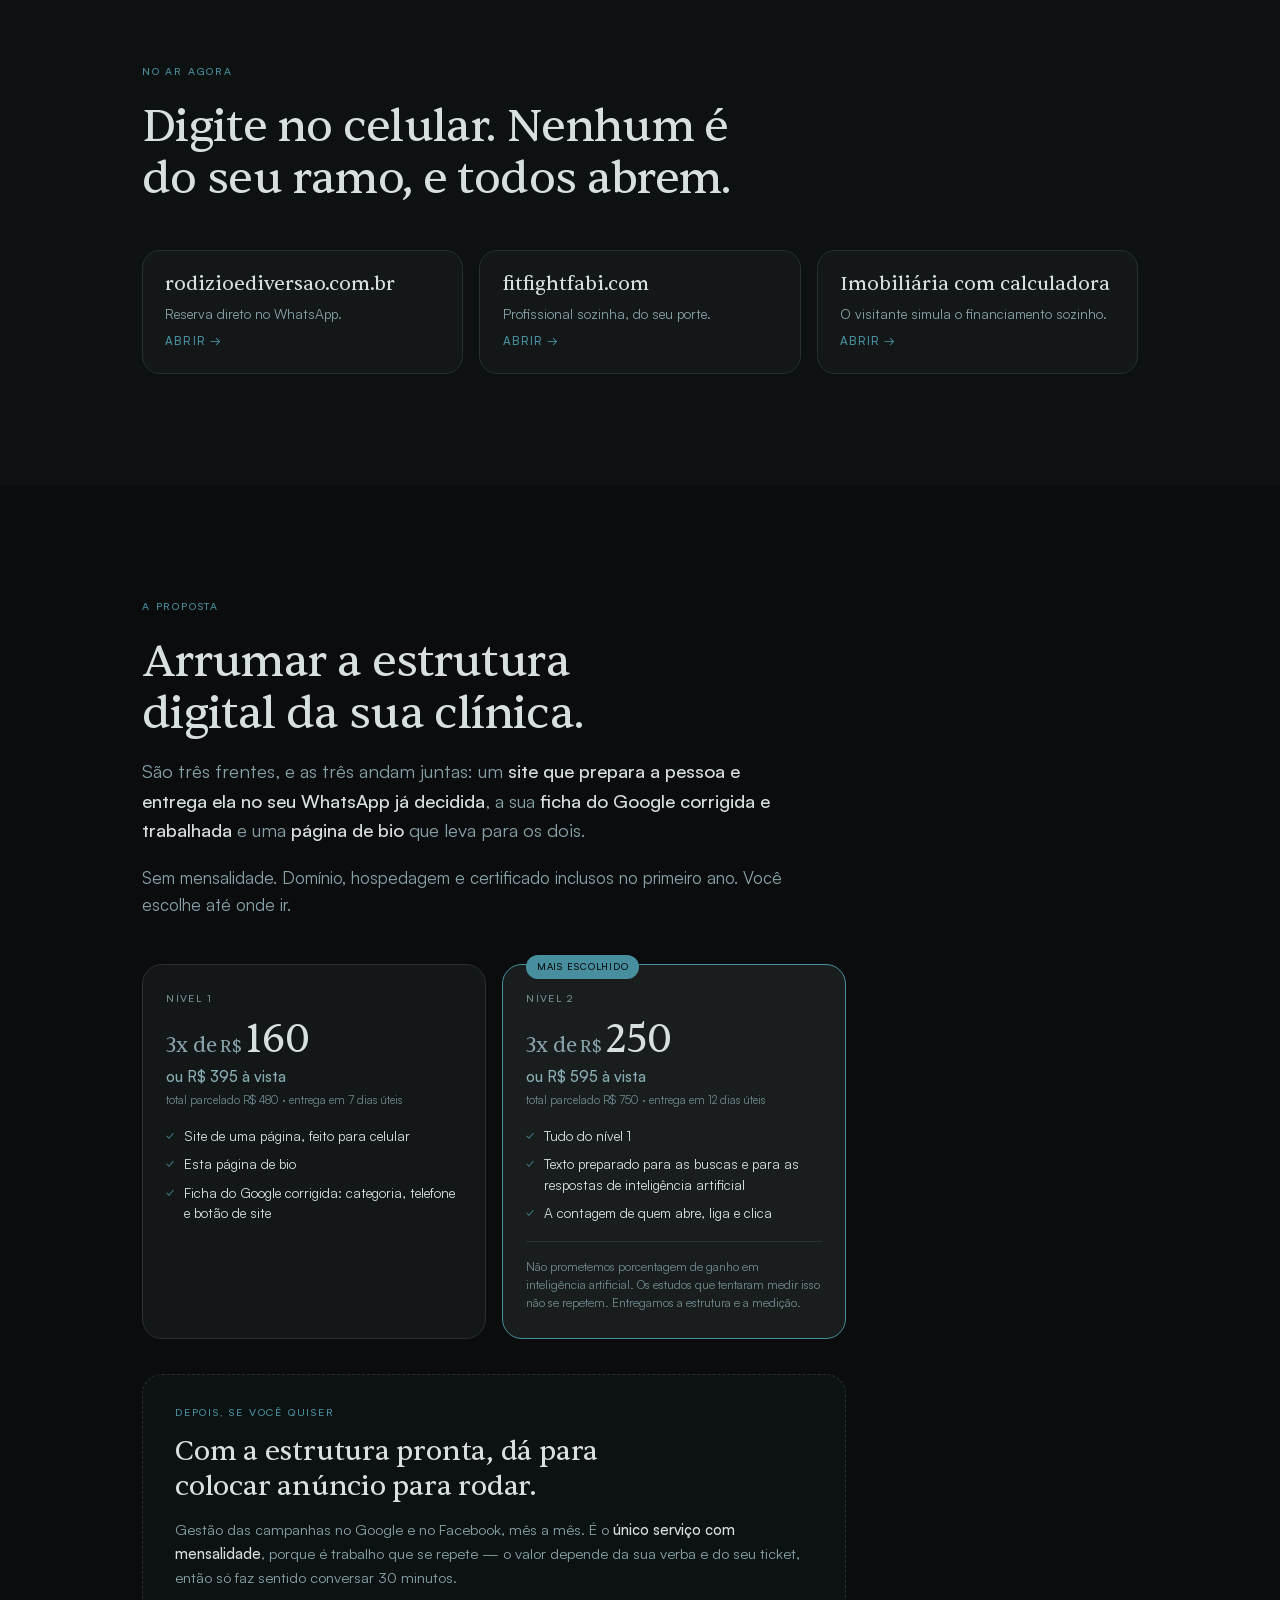
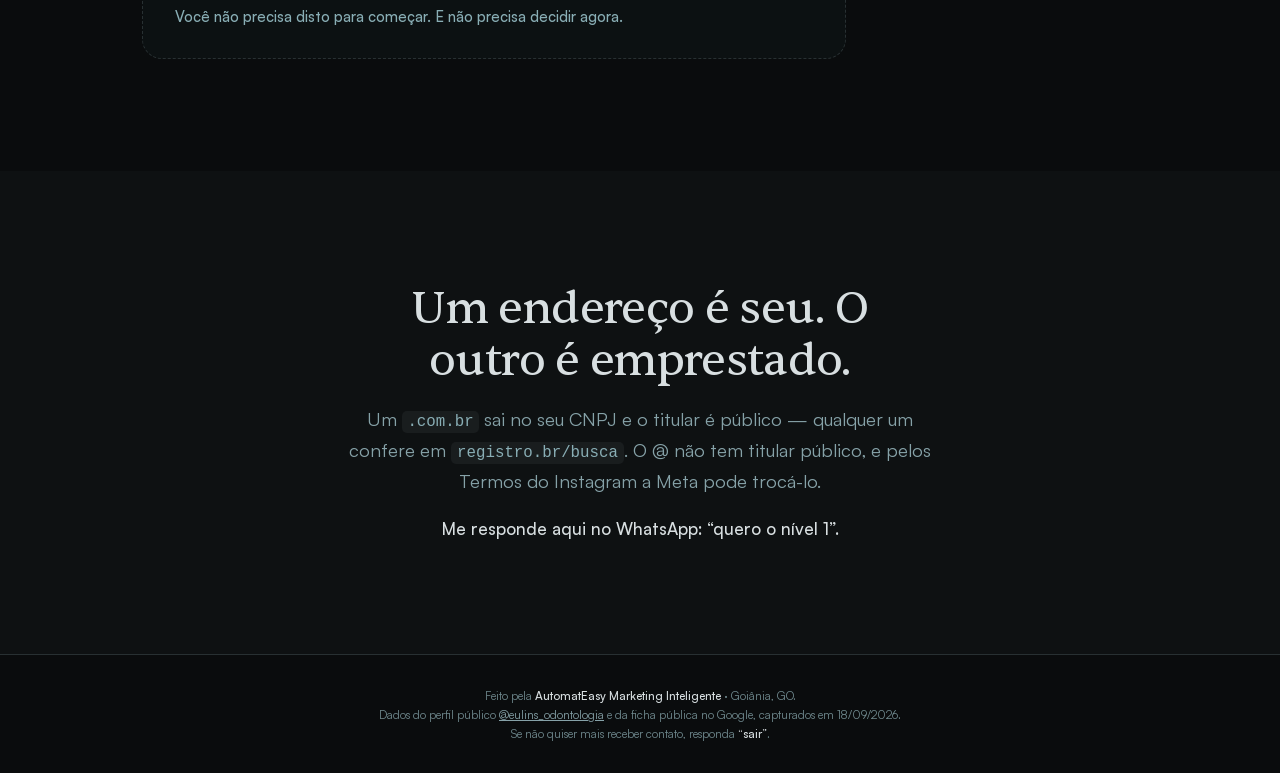
<file: eulins-odontologia/index.html>
<!doctype html>
<html lang="pt-BR" data-slug="eulins-odontologia">
<head>
<meta charset="utf-8">
<meta name="viewport" content="width=device-width, initial-scale=1, viewport-fit=cover">
<title>Auditoria técnica — Eulins Odontologia</title>
<meta name="robots" content="noindex, nofollow">
<meta name="description" content="O que a ficha do Google e o Instagram de Eulins Odontologia mostram hoje, conferido item por item pela AutomatEasy.">
<meta name="theme-color" content="#0a0c0d">

<!-- A prévia do link. Sem isto a peça chega no WhatsApp como três linhas de texto
     cinza — foi o que aconteceu com a da Laryssa em 16/09/2026. O caminho da capa
     PRECISA ser absoluto: o raspador do WhatsApp não resolve caminho relativo. -->
<meta property="og:type" content="website">
<meta property="og:locale" content="pt_BR">
<meta property="og:site_name" content="AutomatEasy">
<meta property="og:title" content="Auditoria técnica — Eulins Odontologia">
<meta property="og:description" content="O que a ficha do Google e o Instagram de Eulins Odontologia mostram hoje, conferido item por item pela AutomatEasy.">
<meta property="og:url" content="https://automateasy-eulins-odontologia.netlify.app/">
<meta property="og:image" content="https://automateasy-eulins-odontologia.netlify.app/img/capa.png">
<meta property="og:image:type" content="image/png">
<meta property="og:image:width" content="2400">
<meta property="og:image:height" content="1260">
<meta property="og:image:alt" content="Auditoria técnica — Eulins Odontologia">
<meta name="twitter:card" content="summary_large_image">
<meta name="twitter:title" content="Auditoria técnica — Eulins Odontologia">
<meta name="twitter:description" content="O que a ficha do Google e o Instagram de Eulins Odontologia mostram hoje, conferido item por item pela AutomatEasy.">
<meta name="twitter:image" content="https://automateasy-eulins-odontologia.netlify.app/img/capa.png">
<link rel="stylesheet" href="fontes.css">
<link rel="preload" as="font" type="font/woff2" crossorigin href="fontes/SIH66VPT4WS2HIF5PEJNDU4INNUF54LG.woff2">
<link rel="preload" as="font" type="font/woff2" crossorigin href="fontes/KFIAZD4RUMEZIYV6FQ3T3GP5PDBDB6JY.woff2">
<style>
:root{
  /* Paleta escura derivada da medicao original (measure-colors --k 8), nao invertida:
     mantive a familia quente (marrom/pele) e reconstrui luminancia para fundo escuro. */
  --bg:#0a0c0d;              /* quase-preto QUENTE, nunca #000 */
  --bg-alt:#0e1112;          /* faixa alternada */
  --surface:#131718;         /* cartao */
  --surface-2:#191d1e;       /* cartao elevado */
  --ink:#d8dfe1;             /* texto claro quente, nunca #fff */
  --muted:#86a2a8;
  --dim:#718b90;             /* 4,5:1 sobre o fundo — legivel em corpo pequeno */
  --hair:#283032;
  --accent:#478f9e;          /* acento clareado p/ contraste em fundo escuro */
  --accent-soft:#89aeb5;
  --alert:#d25d3f;
  --ok:#8fc9a6;
  --skin:#e6bfa6;
  --shadow:0 32px 64px -28px rgba(0,0,0,.72);
  --shadow-sm:0 12px 28px -14px rgba(0,0,0,.6);
  --serif:"Sentient",Georgia,"Times New Roman",serif;
  --sans:"Satoshi",-apple-system,BlinkMacSystemFont,"Segoe UI",sans-serif;
  --pad:clamp(1.15rem,5vw,2rem);
}
*{box-sizing:border-box}
html{-webkit-text-size-adjust:100%}
body{
  margin:0;background:var(--bg);color:var(--ink);
  font-family:var(--sans);font-size:1.0625rem;line-height:1.62;
  -webkit-font-smoothing:antialiased;overflow-x:hidden;
}
img{max-width:100%;display:block}
a{color:inherit}

.wrap{width:100%;max-width:1060px;margin:0 auto;padding-inline:var(--pad)}
.narrow{max-width:660px}
section{position:relative;padding-block:clamp(3.4rem,10vw,7rem)}
.alt{background:var(--bg-alt)}

/* ---------- tipografia ---------- */
h1,h2,h3{font-family:var(--serif);font-weight:400;letter-spacing:-.014em;line-height:1.1;
  margin:0;text-wrap:balance}
h1{font-size:clamp(2.1rem,8.8vw,3.6rem)}
h2{font-size:clamp(1.75rem,6.2vw,2.85rem);line-height:1.14}
h3{font-size:clamp(1.05rem,3.3vw,1.3rem);line-height:1.28;letter-spacing:-.008em}
p{margin:0 0 1.05em}
p:last-child{margin-bottom:0}
strong{font-weight:500;color:var(--ink)}

.kicker{font-size:.66rem;font-weight:500;letter-spacing:.17em;text-transform:uppercase;
  color:var(--accent);margin:0 0 1.3rem}
.lede{font-size:clamp(1rem,2.3vw,1.16rem);color:var(--muted);line-height:1.58}
.fine{font-size:.79rem;line-height:1.58;color:var(--dim)}
em.hl{font-style:normal;color:var(--accent-soft)}

/* ---------- hero ---------- */
.hero{position:relative;padding-top:clamp(2.2rem,8vw,4rem);
  padding-bottom:clamp(2.6rem,8vw,4.5rem);text-align:center;overflow:hidden}
.hero .aurora{position:absolute;inset:-26% -12% auto;height:min(720px,88vh);z-index:0;pointer-events:none}
.aurora::before,.aurora::after{content:"";position:absolute;border-radius:50%;filter:blur(86px)}
.aurora::before{width:96vw;height:96vw;max-width:760px;max-height:760px;top:-6%;left:-24%;
  background:radial-gradient(circle,rgba(71,143,158,.17),rgba(71,143,158,0) 64%)}
.aurora::after{width:84vw;height:84vw;max-width:660px;max-height:660px;top:10%;right:-26%;
  background:radial-gradient(circle,rgba(137,174,181,.10),rgba(137,174,181,0) 66%)}
.hero>*:not(.aurora){position:relative;z-index:1}

.selo{display:inline-flex;align-items:center;gap:.4rem;font-size:.58rem;font-weight:500;
  white-space:nowrap;letter-spacing:.11em;text-transform:uppercase;color:var(--accent);
  background:rgba(71,143,158,.12);border:1px solid rgba(71,143,158,.22);
  border-radius:999px;padding:.4rem .8rem;margin-bottom:1.4rem}
.selo b{width:5px;height:5px;border-radius:50%;background:var(--accent);flex:none}

.avatar{width:clamp(80px,23vw,104px);height:auto;aspect-ratio:1;  /* height:auto — senao o
  atributo height do HTML vira hint de apresentacao e anula o aspect-ratio */
  border-radius:50%;margin:0 auto 1rem;object-fit:cover;background:var(--surface);
  box-shadow:0 0 0 1px var(--hair),0 0 0 6px rgba(71,143,158,.10),0 18px 40px -18px rgba(0,0,0,.8)}
.handle{font-size:.76rem;letter-spacing:.06em;color:var(--muted);margin:0 0 .35rem;font-weight:500}
.hero h1{margin-bottom:.5rem}
.hero .bio{max-width:25rem;margin:0 auto;color:var(--muted);
  font-size:clamp(.92rem,3.5vw,1.0425rem);line-height:1.52;text-wrap:pretty}
.hero .local{margin-top:.45rem;font-size:.76rem;color:var(--dim);letter-spacing:.02em}

/* ---------- botoes do multi-link ---------- */
.links{display:flex;flex-direction:column;gap:.5rem;max-width:24rem;margin:1.7rem auto 0}
.btn{display:flex;align-items:center;justify-content:center;gap:.5rem;
  padding:.9rem 1rem;border-radius:999px;text-decoration:none;
  font-family:var(--sans);font-weight:500;font-size:clamp(.875rem,3.4vw,.97rem);
  white-space:nowrap;                     /* nunca quebra em 2 linhas e descola o icone */
  transition:transform .3s cubic-bezier(.2,.7,.3,1),background .3s,border-color .3s,color .3s}
.btn svg{width:16px;height:16px;flex:none}
.btn-primary{background:var(--accent);color:#0a0c0d;font-weight:500}
.btn-ghost{background:var(--surface);color:var(--ink);border:1px solid var(--hair)}
@media (hover:hover){
  .btn:hover{transform:translateY(-2px)}
  .btn-primary:hover{background:var(--accent-soft)}
  .btn-ghost:hover{border-color:var(--accent);color:var(--accent-soft)}
}
.btn:active{transform:translateY(0)}

/* botao que carrega um dado a direita */
.btn-dado{justify-content:space-between;gap:.5rem;padding-inline:1.1rem}
.btn-dado .lbl{display:flex;align-items:center;gap:.5rem;min-width:0;flex:0 1 auto;overflow:hidden}
.btn-dado .lbl span{overflow:hidden;text-overflow:ellipsis;min-width:0}
.btn-dado .val{flex:0 0 auto}
.btn-dado .val{font-size:.76rem;color:var(--muted);font-weight:400;flex:none}
.btn-dado .val b{color:var(--accent-soft);font-weight:500}
.estrela{color:#e8b25f}

/* botao do site que ela ainda nao tem */
.btn-vazio{border:1px dashed var(--hair);background:transparent;color:var(--dim);width:100%;
  cursor:pointer;justify-content:space-between;padding-inline:1.1rem}
.btn-vazio .val{font-size:.72rem;color:var(--alert);font-weight:500}
@media (hover:hover){.btn-vazio:hover{border-color:var(--alert);color:var(--muted)}}
.revelo{max-width:24rem;margin:.5rem auto 0;background:rgba(232,145,122,.07);
  border:1px solid rgba(232,145,122,.22);border-radius:16px;padding:.95rem 1.05rem;
  text-align:left;display:none}
.revelo.abre{display:block;animation:cai .42s cubic-bezier(.2,.7,.3,1)}
@keyframes cai{from{opacity:0;transform:translateY(-6px)}to{opacity:1;transform:none}}
.revelo p{font-size:.81rem;line-height:1.52;margin:0;color:var(--ink)}
.revelo p+p{margin-top:.45rem;color:var(--muted)}
.revelo a{color:var(--accent);font-weight:500;text-underline-offset:3px}

.hero-note{margin:1.9rem auto 0;max-width:26rem;font-size:.79rem;line-height:1.58;color:var(--dim)}
.hero-note strong{color:var(--muted);font-weight:500}

.rule{height:1px;background:var(--hair);border:0;margin:0}

/* ---------- galeria ---------- */
.strip{display:flex;gap:.55rem;overflow-x:auto;padding:0 var(--pad) .4rem;scrollbar-width:none;
  scroll-snap-type:x mandatory;-webkit-overflow-scrolling:touch}
.strip::-webkit-scrollbar{display:none}
.strip a{flex:none;width:33vw;max-width:158px;aspect-ratio:1;border-radius:13px;overflow:hidden;
  scroll-snap-align:center;border:1px solid var(--hair)}
.strip img{width:100%;height:100%;object-fit:cover;transition:transform .5s cubic-bezier(.2,.7,.3,1)}
@media (hover:hover){.strip a:hover img{transform:scale(1.05)}}

/* ---------- o corte ---------- */
.cut{background:var(--bg-alt);overflow:hidden}
.cut::before{content:"";position:absolute;top:-30%;left:50%;transform:translateX(-50%);
  width:120%;height:70%;pointer-events:none;
  background:radial-gradient(ellipse at center,rgba(232,145,122,.10),transparent 62%)}
.cut>*{position:relative}

.phone-block{display:grid;gap:clamp(1.8rem,6vw,3.2rem);align-items:center;margin-top:clamp(2.2rem,7vw,3.2rem)}
@media(min-width:880px){.phone-block{grid-template-columns:minmax(0,296px) 1fr;gap:3.6rem}}
.phone{width:min(296px,84vw);margin:0 auto;background:#0d0a08;border-radius:38px;padding:9px;
  box-shadow:0 40px 80px -30px rgba(0,0,0,.9),0 0 0 1px rgba(255,255,255,.06)}
.screen{background:#fdfaf8;color:#372c26;  /* a tela do Google e clara: nao inverter */
  border-radius:30px;overflow:hidden;min-height:min(470px,132vw);display:flex;flex-direction:column}
.notch{height:21px;display:flex;align-items:center;justify-content:center;flex:none}
.notch i{width:62px;height:5px;border-radius:99px;background:#e3dbd1}
.sbar{margin:0 11px 9px;background:#f6f3ee;border:1px solid #e3dbd1;border-radius:999px;
  padding:.55rem .8rem;display:flex;align-items:center;gap:.45rem;flex:none}
.sbar svg{width:13px;height:13px;flex:none;color:#8a7d72}
/* a fonte encolhe com a tela porque o termo varia muito de tamanho:
   "endocrinologista Nova Suica Goiania" tem 35 caracteres contra 21 de
   "dermatologista Goiania". Com tamanho fixo o fim do termo era comido pelo
   overflow em 320px, sem reticencia e sem aviso. min-width:0 e obrigatorio:
   sem ele o item flex se recusa a encolher abaixo do conteudo. */
.sbar span{font-size:clamp(.48rem,2.5vw,.73rem);color:#372c26;white-space:nowrap;
  overflow:hidden;min-width:0}
.caret{display:inline-block;width:1px;height:.85em;background:#8d6047;vertical-align:-.1em;
  animation:blink 1s steps(2,start) infinite}
@keyframes blink{to{visibility:hidden}}
.results{flex:1;overflow:visible;padding:0 11px 16px}
.res{display:flex;gap:.55rem;align-items:flex-start;padding:.68rem 0;border-top:1px solid #ece5dc;
  opacity:0;transform:translateY(10px)}
.res.in{opacity:1;transform:none;transition:opacity .5s ease,transform .5s cubic-bezier(.2,.7,.3,1)}
.res-body{min-width:0;flex:1}
.res-name{font-size:.77rem;font-weight:500;line-height:1.25;margin:0 0 .12rem;color:#372c26}
.res-meta{font-size:.67rem;color:#6f635a;line-height:1.38;margin:0}
.stars{color:#e8a13a;letter-spacing:-.05em}
.tag-web{font-size:.56rem;font-weight:500;letter-spacing:.06em;text-transform:uppercase;
  color:#2f6b4f;background:#e4f0e8;border-radius:99px;padding:.2rem .48rem;flex:none;margin-top:.1rem}
.res-absent{border:1px dashed #b5442a;border-radius:12px;padding:.7rem .78rem;margin-top:.85rem;
  background:rgba(181,68,42,.06);opacity:0;transform:translateY(10px)}
.res-absent.in{opacity:1;transform:none;
  transition:opacity .6s ease .1s,transform .6s cubic-bezier(.2,.7,.3,1) .1s}
.res-absent p{margin:0;font-size:.69rem;line-height:1.42;color:#a83e24;font-weight:500}
.res-absent .who{font-size:.77rem;font-weight:500;color:#372c26;margin-bottom:.12rem}
.replay{margin:.9rem auto 0;display:block;background:none;border:0;cursor:pointer;
  font-family:var(--sans);font-size:.72rem;letter-spacing:.09em;text-transform:uppercase;
  color:var(--dim);padding:.4rem}
.replay:hover{color:var(--accent)}

/* ---------- placar ---------- */
.score{display:grid;gap:1px;background:var(--hair);border-radius:16px;overflow:hidden;margin-top:1.8rem}
.score-row{display:grid;grid-template-columns:1fr auto auto;gap:.7rem;align-items:center;
  background:var(--surface);padding:.85rem 1rem}
.score-row.you{background:var(--surface-2)}
.score-who{font-size:.85rem;font-weight:400;line-height:1.3;min-width:0}
.score-n{font-family:var(--serif);font-size:1.3rem;line-height:1;text-align:right}
.score-web{font-size:.6rem;font-weight:500;letter-spacing:.06em;text-transform:uppercase;
  text-align:right;white-space:nowrap}
.yes{color:var(--ok)}.no{color:var(--alert)}
.score-head{font-size:.6rem;letter-spacing:.11em;text-transform:uppercase;color:var(--dim);
  font-weight:500;text-align:right;background:var(--bg)!important}
.score-head:first-child{text-align:left}

/* ---------- auditoria ---------- */
.audit{display:grid;gap:clamp(1.8rem,6vw,2.8rem);margin-top:clamp(2.2rem,7vw,3.2rem)}
@media(min-width:880px){.audit{grid-template-columns:minmax(0,336px) 1fr;gap:3.2rem;align-items:start}}
.shot{border-radius:18px;overflow:hidden;box-shadow:var(--shadow);background:var(--surface);
  border:1px solid var(--hair);margin:0}
.shot img{width:100%}
.shot figcaption{font-size:.71rem;color:var(--dim);padding:.65rem .85rem;
  border-top:1px solid var(--hair);line-height:1.5}
.finds{list-style:none;margin:0;padding:0;display:grid;gap:1px;background:var(--hair);
  border-radius:16px;overflow:hidden}
.finds li{background:var(--surface);padding:1.1rem 1.15rem;display:grid;
  grid-template-columns:auto 1fr;gap:.85rem;align-items:start}
.finds .n{font-family:var(--serif);font-size:1rem;color:var(--alert);line-height:1.35;width:1.3em}
.finds h3{font-size:.97rem;margin-bottom:.28rem;font-family:var(--sans);font-weight:500;
  letter-spacing:0;line-height:1.35;color:var(--ink)}
.finds p{font-size:.85rem;color:var(--muted);line-height:1.52;margin:0}
/* overflow-wrap:anywhere e obrigatorio: telefone quebra sozinho, mas endereco
   como sites.google.com/view/drlucasfreitas e uma palavra so de 38 caracteres
   e estourava a caixa em 320px, sem reticencia e sem aviso. */
code{font-family:ui-monospace,SFMono-Regular,Menlo,monospace;font-size:.85em;
  background:var(--surface-2);padding:.12em .36em;border-radius:5px;color:var(--accent-soft);
  overflow-wrap:anywhere;word-break:break-word}

/* ---------- blocos de argumento ---------- */
.confira{font-size:.82rem;line-height:1.55;color:var(--muted);margin-top:1.1rem;
  background:rgba(71,143,158,.07);border-left:2px solid var(--accent);
  border-radius:0 12px 12px 0;padding:.85rem 1rem}
.confira b{color:var(--accent);font-weight:500}
.cita{margin:1.2rem 0;padding:1rem 1.15rem;background:var(--surface);border:1px solid var(--hair);
  border-radius:14px;font-family:var(--serif);font-size:1.02rem;line-height:1.45;color:var(--ink)}
.cita cite{display:block;margin-top:.6rem;font-family:var(--sans);font-style:normal;
  font-size:.71rem;color:var(--dim);line-height:1.45}

/* ---------- numeros ---------- */
.stats{display:grid;gap:1px;background:var(--hair);border-radius:18px;overflow:hidden;
  margin-top:clamp(2rem,6vw,2.8rem)}
@media(min-width:640px){.stats{grid-template-columns:repeat(3,1fr)}}
.stat{background:var(--surface);padding:1.5rem 1.25rem}
.stat .v{font-family:var(--serif);font-size:2.4rem;line-height:1;margin-bottom:.4rem;color:var(--accent-soft)}
.stat .l{font-size:.85rem;color:var(--muted);line-height:1.42;margin:0}
.stat .src{font-size:.68rem;color:var(--dim);margin-top:.5rem;line-height:1.4}

/* ---------- portfolio ---------- */
.works{display:grid;gap:1rem;margin-top:clamp(2rem,6vw,2.8rem)}
@media(min-width:760px){.works{grid-template-columns:repeat(3,1fr)}}
.work{background:var(--surface);border:1px solid var(--hair);border-radius:18px;padding:1.4rem;
  text-decoration:none;display:flex;flex-direction:column;gap:.5rem;
  transition:transform .35s cubic-bezier(.2,.7,.3,1),border-color .35s,background .35s}
@media (hover:hover){.work:hover{transform:translateY(-3px);border-color:var(--accent);background:var(--surface-2)}}
.work .t{font-family:var(--serif);font-size:clamp(1rem,4.2vw,1.2rem);line-height:1.22;
  color:var(--ink);overflow-wrap:anywhere}
.work .d{font-size:.85rem;color:var(--muted);line-height:1.48;flex:1}
.work .go{font-size:.72rem;letter-spacing:.09em;text-transform:uppercase;color:var(--accent);
  font-weight:500}

/* ---------- planos ---------- */
.plans{display:grid;gap:1rem;margin-top:clamp(2rem,6vw,2.8rem)}
@media(min-width:760px){.plans{grid-template-columns:repeat(2,1fr);align-items:stretch;max-width:44rem;margin-inline:0}}
.plan{background:var(--surface);border:1px solid var(--hair);border-radius:20px;
  padding:1.6rem 1.45rem;display:flex;flex-direction:column}
.plan.pick{border-color:var(--accent);background:var(--surface-2);position:relative}
.plan.pick::before{content:"mais escolhido";position:absolute;top:-.6rem;left:1.45rem;
  background:var(--accent);color:#0a0c0d;font-size:.6rem;font-weight:500;letter-spacing:.09em;
  text-transform:uppercase;padding:.26rem .66rem;border-radius:99px}
.plan .lvl{font-size:.65rem;font-weight:500;letter-spacing:.13em;text-transform:uppercase;
  color:var(--dim);margin-bottom:.8rem}
.plan .price{font-family:var(--serif);font-size:clamp(2rem,7vw,2.5rem);line-height:1;
  margin-bottom:.3rem;color:var(--ink);display:flex;align-items:baseline;gap:.2rem;flex-wrap:wrap}
.plan .price .x{font-size:.52em;color:var(--muted)}
.plan .price .cif{font-size:.44em;color:var(--muted)}
.plan .avista{font-size:.95rem;color:var(--accent-soft);font-weight:500;margin-bottom:.15rem}
.plan .avista b{font-weight:500}
.plan .total{font-size:.7rem;color:var(--dim);margin-bottom:1.1rem;line-height:1.45}
.plan .price small{font-size:1.05rem;color:var(--muted)}
.plan .once{font-size:.73rem;color:var(--accent);margin-bottom:1.2rem;font-weight:500}
.plan ul{list-style:none;margin:0;padding:0;display:grid;gap:.55rem;flex:1;align-content:start}
.plan li{font-size:.85rem;line-height:1.48;display:grid;grid-template-columns:auto 1fr;gap:.55rem;
  align-items:start;color:var(--ink)}
.plan li.off{color:var(--dim)}
.plan li i{font-style:normal;color:var(--accent);font-size:.9em;line-height:1.5}
.plan li.off i{color:#4a3d34}
.plan .nota{font-size:.75rem;color:var(--dim);line-height:1.5;margin-top:1.1rem;
  padding-top:1rem;border-top:1px solid var(--hair)}

.upsell{margin-top:clamp(1.6rem,5vw,2.2rem);border:1px dashed var(--hair);border-radius:20px;
  padding:1.5rem 1.4rem;max-width:44rem;background:rgba(71,143,158,.04)}
@media(min-width:760px){.upsell{padding:1.8rem 2rem}}

/* ---------- fechamento ---------- */
.close{text-align:center}
.foot{border-top:1px solid var(--hair);padding-block:2rem;text-align:center}
.foot p{font-size:.73rem;color:var(--dim);line-height:1.6;max-width:34rem;margin:0 auto}
.foot a{color:var(--muted)}

/* ---------- tela estreita de verdade (inclui zoom de texto) ---------- */
.so-larga{display:inline}
@media(max-width:361px){
  .so-larga{display:none}                    /* vira so "Avaliacoes" */
  .btn{padding-inline:.85rem;gap:.4rem}
  .btn-dado .val{font-size:.72rem}
  .score-row{grid-template-columns:1fr auto auto;gap:.5rem;padding:.75rem .7rem}
  .score-who{font-size:.79rem}
  .score-n{font-size:1.15rem}
  .plan,.upsell{padding:1.25rem 1.1rem}
  .stat{padding:1.25rem 1rem}
  .finds li{padding:.95rem .9rem;gap:.7rem}
  .res-name{font-size:.74rem}
  .res-meta{font-size:.64rem}
}

/* ---------- reveal ---------- */
.rv{opacity:0;transform:translateY(16px)}
.rv.in{opacity:1;transform:none;transition:opacity .7s ease,transform .7s cubic-bezier(.2,.7,.3,1)}
@media(prefers-reduced-motion:reduce){
  .rv,.res,.res-absent{opacity:1!important;transform:none!important;transition:none!important}
  .caret{animation:none}
}
</style>
</head>
<body>

<header class="hero">
  <div class="aurora" aria-hidden="true"></div>
  <div class="wrap">
    <span class="selo"><b></b>Sua página de bio</span>
    <img class="avatar" src="img/perfil.jpg" alt="Eulins Odontologia" width="104" height="104">
    <p class="handle">@eulins_odontologia</p>
    <h1>Eulins Odontologia</h1>
    <p class="bio">✨ IMPLANTODONTISTA · Transformando sorrisos, cuidando de pessoas 💎</p>

    <nav class="links">
      <a class="btn btn-primary" href="https://wa.me/556299889969" target="_blank" rel="noopener">
        <svg viewBox="0 0 24 24" fill="currentColor" aria-hidden="true"><path d="M17.5 14.4c-.3-.2-1.7-.9-2-1-.3-.1-.5-.2-.7.1-.2.3-.7 1-.9 1.2-.2.2-.3.2-.6.1-.3-.2-1.2-.5-2.3-1.4-.9-.8-1.4-1.7-1.6-2-.2-.3 0-.5.1-.6l.5-.5c.1-.2.2-.3.3-.5 0-.2 0-.4 0-.5 0-.2-.7-1.6-.9-2.2-.2-.6-.5-.5-.7-.5h-.6c-.2 0-.5.1-.8.4-.3.3-1 1-1 2.5s1.1 2.9 1.2 3.1c.2.2 2.1 3.2 5.1 4.5.7.3 1.3.5 1.7.6.7.2 1.4.2 1.9.1.6-.1 1.7-.7 2-1.4.2-.7.2-1.2.2-1.4-.1-.1-.3-.2-.6-.3M12 2a10 10 0 0 0-8.6 15L2 22l5.1-1.3A10 10 0 1 0 12 2m0 18.2c-1.6 0-3.2-.4-4.5-1.2l-.3-.2-3 .8.8-3-.2-.3a8.2 8.2 0 1 1 7.2 4z"/></svg>
        Agendar no WhatsApp
      </a>

      <a class="btn btn-ghost btn-dado" href="https://www.google.com/maps/place/?q=place_id:ChIJrQ-vBADxXpMRsyxk_4xJy9w" target="_blank" rel="noopener">
        <span class="lbl">
          <svg viewBox="0 0 24 24" fill="none" stroke="currentColor" stroke-width="1.7" aria-hidden="true"><path d="M20 10c0 6-8 12-8 12s-8-6-8-12a8 8 0 0 1 16 0z"/><circle cx="12" cy="10" r="3"/></svg>
          <span>Avaliaç&otilde;es<span class="so-larga"> no Google</span></span>
        </span>
        <span class="val"><span class="estrela">★</span> <b>5,0</b> · 13</span>
      </a>
      <a class="btn btn-ghost" href="https://instagram.com/eulins_odontologia" target="_blank" rel="noopener">
        <svg viewBox="0 0 24 24" fill="none" stroke="currentColor" stroke-width="1.7" aria-hidden="true"><rect x="3" y="3" width="18" height="18" rx="5"/><circle cx="12" cy="12" r="4"/><circle cx="17.5" cy="6.5" r="1" fill="currentColor" stroke="none"/></svg>
        Instagram
      </a>

      <button class="btn btn-vazio" id="btn-site" type="button" aria-expanded="false" aria-controls="sem-site">
        <span class="lbl">
          <svg viewBox="0 0 24 24" fill="none" stroke="currentColor" stroke-width="1.7" aria-hidden="true"><circle cx="12" cy="12" r="9"/><path d="M3 12h18M12 3a15 15 0 0 1 0 18a15 15 0 0 1 0-18z"/></svg>
          <span>Site oficial</span>
        </span>
        <span class="val">toque aqui</span>
      </button>
    </nav>

    <div class="revelo" id="sem-site" role="region" aria-labelledby="btn-site">
      <p><strong>Este é o único botão que não abre nada.</strong></p>
      <p>É o que a gente veio resolver. <a href="#busca">Role e veja por quê →</a></p>
    </div>


    <p class="hero-note">
      <strong>465 seguidores. Um link na bio.</strong><br>
      Esta página está no ar agora, montada com o seu perfil e o seu telefone.
    </p>
  </div>
</header>

<div class="strip" aria-label="Últimas publicações">
  <a href="https://www.instagram.com/eulins_odontologia/" target="_blank" rel="noopener"><img src="img/post1.jpg" alt="Publicação de Eulins Odontologia" loading="lazy"></a>
  <a href="https://www.instagram.com/eulins_odontologia/" target="_blank" rel="noopener"><img src="img/post2.jpg" alt="Publicação de Eulins Odontologia" loading="lazy"></a>
  <a href="https://www.instagram.com/eulins_odontologia/" target="_blank" rel="noopener"><img src="img/post3.jpg" alt="Publicação de Eulins Odontologia" loading="lazy"></a>
  <a href="https://www.instagram.com/eulins_odontologia/" target="_blank" rel="noopener"><img src="img/post4.jpg" alt="Publicação de Eulins Odontologia" loading="lazy"></a>
  <a href="https://www.instagram.com/eulins_odontologia/" target="_blank" rel="noopener"><img src="img/post5.jpg" alt="Publicação de Eulins Odontologia" loading="lazy"></a>
  <a href="https://www.instagram.com/eulins_odontologia/" target="_blank" rel="noopener"><img src="img/post6.jpg" alt="Publicação de Eulins Odontologia" loading="lazy"></a>
</div>

<section class="alt">
  <div class="wrap narrow rv">
    <p class="kicker">Onde você não está olhando</p>
    <h2>Você cuida do Instagram todo dia. E do Google, quem cuida?</h2>
    <p class="lede" style="margin-top:1.1rem">
      Post, story, responder comentário — isso toma a sua semana inteira. Mas quem procura
      dentista em Goiânia não abre o Instagram. Abre o Google, que é
      o maior buscador do mundo. E agora abre também o ChatGPT.
    </p>
    <p style="color:var(--muted);margin-top:1rem">
      Nos dois a pergunta é a mesma: <strong>existe uma página sua para aparecer?</strong>
      No Google, o site é o destino que você ainda não tem — a pessoa gosta do que vê e não
      tem para onde ir. No ChatGPT, não existe nada seu para ser citado, porque ele não
      inventa uma página que não existe.
    </p>
    <p class="confira">
      <b>Confira agora:</b> abra uma janela anônima e busque “dentista Goiânia”.
      Conte quantos aparecem antes de você.
    </p>
  </div>
</section>

<section class="cut" id="busca">
  <div class="wrap">
    <div class="narrow rv">
      <p class="kicker">Mapa do Google · 18/09/2026</p>
      <h2>Nesta busca aparecem 25 consultórios. Você está no 9º.</h2>
    </div>
    <div class="phone-block">
      <div>
        <div class="phone rv">
          <div class="screen">
            <div class="notch"><i></i></div>
            <div class="sbar">
              <svg viewBox="0 0 24 24" fill="none" stroke="currentColor" stroke-width="2"><circle cx="11" cy="11" r="7"/><path d="m20 20-3.5-3.5"/></svg>
              <span id="q"></span>
            </div>
            <div class="results" id="results">
              <div class="res">
                <div class="res-body">
                  <p class="res-name">Odontorali Clínica Odontológica | Implantes dentários | Prótese protocolo | Dentista em Setor Pedro Ludovico</p>
                  <p class="res-meta"><span class="stars">★★★★★</span> 3,8 (20)<br>Dentista · Praça Terminal Isidória, 200</p>
                </div>
                <span class="tag-web">Website</span>
              </div>
              <div class="res">
                <div class="res-body">
                  <p class="res-name">Odontto Pedro Ludovico - Clínica Odontológica</p>
                  <p class="res-meta"><span class="stars">★★★★★</span> 4,7 (31)<br>Dentista · Av. 4ª Radial, n° 485</p>
                </div>
                <span class="tag-web">Website</span>
              </div>
              <div class="res">
                <div class="res-body">
                  <p class="res-name">Lotus Odontologia</p>
                  <p class="res-meta"><span class="stars">★★★★★</span> 4,9 (150)<br>Clínica odontológica · Av. 4ª Radial, quadra 208 lote 08 número</p>
                </div>
                <span class="tag-web">Website</span>
              </div>
              <div class="res-absent" id="absent">
                <p class="who">Eulins Odontologia · 5,0 (13)</p>
                <p>Não aparece nesta tela.</p>
              </div>
            </div>
          </div>
        </div>
        <button class="replay" id="replay" type="button">rodar de novo</button>
      </div>

      <div class="rv">
        <div class="score" role="table" aria-label="Comparação na busca">
          <div class="score-row" role="row">
            <span class="score-head">Clínica</span>
            <span class="score-head">Avaliações</span>
            <span class="score-head">Site</span>
          </div>
          <div class="score-row" role="row">
            <span class="score-who">1º · Odontorali Clínica Odontológica | Implantes dentários | Prótese protocolo | Dentista em Setor Pedro Ludovico</span>
            <span class="score-n">20</span><span class="score-web yes">sim</span>
          </div>
          <div class="score-row" role="row">
            <span class="score-who">2º · Odontto Pedro Ludovico - Clínica Odontológica</span>
            <span class="score-n">31</span><span class="score-web yes">sim</span>
          </div>
          <div class="score-row" role="row">
            <span class="score-who">3º · Lotus Odontologia</span>
            <span class="score-n">150</span><span class="score-web yes">sim</span>
          </div>
          <div class="score-row you" role="row">
            <span class="score-who"><strong>Eulins Odontologia</strong></span>
            <span class="score-n">13</span><span class="score-web no">não</span>
          </div>
        </div>
        <p class="fine" style="margin-top:1rem">Sendo justo: as três primeiras têm botão de site, mas quem aparece costuma ter nota melhor também — o site sozinho não explica a ordem. O que pesa de verdade ali é avaliação: são 201 somadas contra as suas 13. <strong style="color:var(--accent-soft)">A nota é você quem constrói. A estrutura em volta dela é comigo.</strong></p>
      </div>
    </div>
  </div>
</section>

<section>
  <div class="wrap">
    <div class="narrow rv">
      <p class="kicker">1 achados na sua ficha</p>
      <h2>Abra a sua ficha agora. Está tudo lá.</h2>
    </div>
    <div class="audit">
      <figure class="shot rv">
        <img src="img/ficha-google.png" alt="Captura da ficha de Eulins Odontologia no Google" loading="lazy">
        <figcaption>Capturada em 18/09/2026.</figcaption>
      </figure>
      <ol class="finds rv">
        <li>
          <span class="n">01</span>
          <div>
            <h3>O campo de site da sua ficha está vazio</h3>
            <p>Por isso a sua ficha não exibe o botão de site que outras da mesma busca exibem. O Google mostra o campo em branco, na seção de informações que faltam.</p>
          </div>
        </li>
      </ol>
    </div>
  </div>
</section>


<section class="alt">
  <div class="wrap narrow rv">
    <p class="kicker">O link da sua bio</p>
    <h2>Hoje ele abre uma conversa. Podia abrir um caminho.</h2>
    <p class="lede" style="margin-top:1.1rem">
      Quem toca nele cai direto num campo de mensagem vazio, sem ter visto nada sobre a clínica.
    </p>
    <p style="color:var(--muted);margin-top:1rem">
      Um conjunto de links levaria essa mesma pessoa para três lugares:
      o <strong>site</strong>, onde ela percorre um caminho — vê os procedimentos, os resultados e
      quem vai atender — e <strong>só então chega no WhatsApp</strong>;
      as suas <strong>avaliações no Google</strong>, que a gente vai trabalhar para melhorar,
      porque elogio de paciente pesa mais que qualquer texto seu;
      e os <strong>outros contatos</strong>.
    </p>
    <p style="color:var(--muted);margin-top:1rem">
      É a diferença entre a pessoa abrir a conversa com <em>“oi, informações?”</em> e abrir com
      <strong>“quero marcar avaliação”</strong>. Avaliação continua sendo
      marcada no seu atendimento — a mudança é <strong>quem chega lá</strong>.
    </p>
    <p class="confira">
      <b>Confira agora:</b> abra o link da sua própria bio em outro celular. O que aparece
      na tela é exatamente o que 465 pessoas encontram.
    </p>
  </div>
</section>

<section>
  <div class="wrap">
    <div class="narrow rv">
      <p class="kicker">Goiânia, conferido por nós</p>
      <h2>Abrimos as fichas dos consultórios do seu bairro, uma por uma.</h2>
    </div>
    <div class="stats rv">
      <div class="stat">
        <p class="v">dezenas</p>
        <p class="l">de fichas do Google em Goiânia abertas uma a uma</p>
      </div>
      <div class="stat">
        <p class="v">a sua</p>
        <p class="l">lida inteira, campo por campo</p>
      </div>
      <div class="stat">
        <p class="v">3</p>
        <p class="l">lugares conferidos: ficha do Google, site e Instagram</p>
      </div>
    </div>
  </div>
</section>

<section class="alt">
  <div class="wrap">
    <div class="narrow rv">
      <p class="kicker">No ar agora</p>
      <h2>Digite no celular. Nenhum é do seu ramo, e todos abrem.</h2>
    </div>
    <div class="works rv">
      <a class="work" href="https://rodizioediversao.com.br" target="_blank" rel="noopener">
        <span class="t">rodizioediversao.com.br</span>
        <span class="d">Reserva direto no WhatsApp.</span>
        <span class="go">abrir →</span>
      </a>
      <a class="work" href="https://fitfightfabi.com" target="_blank" rel="noopener">
        <span class="t">fitfightfabi.com</span>
        <span class="d">Profissional sozinha, do seu porte.</span>
        <span class="go">abrir →</span>
      </a>
      <a class="work" href="https://automateasy-portfolio-imobiliaria.netlify.app" target="_blank" rel="noopener">
        <span class="t">Imobiliária com calculadora</span>
        <span class="d">O visitante simula o financiamento sozinho.</span>
        <span class="go">abrir →</span>
      </a>
    </div>
  </div>
</section>

<section>
  <div class="wrap">
    <div class="narrow rv">
      <p class="kicker">A proposta</p>
      <h2>Arrumar a estrutura digital da sua clínica.</h2>
      <p class="lede" style="margin-top:1rem">
        São três frentes, e as três andam juntas: um <strong>site que prepara a pessoa e entrega
        ela no seu WhatsApp já decidida</strong>, a sua <strong>ficha do Google corrigida e trabalhada</strong> e uma
        <strong>página de bio</strong> que leva para os dois.
      </p>
      <p style="color:var(--muted);margin-top:.9rem">
        Sem mensalidade. Domínio, hospedagem e certificado inclusos no primeiro ano.
        Você escolhe até onde ir.
      </p>
    </div>

    <div class="plans rv">
      <div class="plan">
        <p class="lvl">Nível 1</p>
        <p class="price"><span class="x">3x de</span> <span class="cif">R$</span>160</p>
        <p class="avista">ou <b>R$ 395 à vista</b></p>
        <p class="total">total parcelado R$ 480 · entrega em 7 dias úteis</p>
        <ul>
          <li><i>✓</i> Site de uma página, feito para celular</li>
          <li><i>✓</i> Esta página de bio</li>
          <li><i>✓</i> Ficha do Google corrigida: categoria, telefone e botão de site</li>
        </ul>
      </div>

      <div class="plan pick">
        <p class="lvl">Nível 2</p>
        <p class="price"><span class="x">3x de</span> <span class="cif">R$</span>250</p>
        <p class="avista">ou <b>R$ 595 à vista</b></p>
        <p class="total">total parcelado R$ 750 · entrega em 12 dias úteis</p>
        <ul>
          <li><i>✓</i> Tudo do nível 1</li>
          <li><i>✓</i> Texto preparado para as buscas e para as respostas de inteligência artificial</li>
          <li><i>✓</i> A contagem de quem abre, liga e clica</li>
        </ul>
        <p class="nota">
          Não prometemos porcentagem de ganho em inteligência artificial. Os estudos que tentaram
          medir isso não se repetem. Entregamos a estrutura e a medição.
        </p>
      </div>
    </div>

    <div class="upsell rv">
      <div class="upsell-txt">
        <p class="kicker" style="margin-bottom:.8rem">Depois, se você quiser</p>
        <h3 style="font-family:var(--serif);font-size:clamp(1.3rem,4.2vw,1.75rem);font-weight:400;margin-bottom:.8rem">
          Com a estrutura pronta, dá para colocar anúncio para rodar.
        </h3>
        <p style="color:var(--muted);font-size:.92rem">
          Gestão das campanhas no Google e no Facebook, mês a mês. É o <strong>único serviço
          com mensalidade</strong>, porque é trabalho que se repete — o valor depende da sua
          verba e do seu ticket, então só faz sentido conversar 30 minutos.
        </p>
        <p style="color:var(--accent-soft);font-size:.92rem;margin-top:.8rem;font-weight:500">
          Você não precisa disto para começar. E não precisa decidir agora.
        </p>
      </div>
    </div>
  </div>
</section>

<section class="close alt">
  <div class="wrap narrow rv">
    <h2>Um endereço é seu. O outro é emprestado.</h2>
    <p class="lede" style="margin-top:1.1rem">
      Um <code>.com.br</code> sai no seu CNPJ e o titular é público — qualquer um confere em
      <code>registro.br/busca</code>. O @ não tem titular público, e pelos Termos do Instagram
      a Meta pode trocá-lo.
    </p>
    <p style="color:var(--ink);margin-top:1.2rem;font-weight:500">
      Me responde aqui no WhatsApp: “quero o nível 1”.
    </p>
  </div>
</section>

<footer class="foot">
  <div class="wrap">
    <p>
      Feito pela <strong>AutomatEasy Marketing Inteligente</strong> · Goiânia, GO.<br>
      Dados do perfil público <a href="https://instagram.com/eulins_odontologia" target="_blank" rel="noopener">@eulins_odontologia</a>
      e da ficha pública no Google, capturados em 18/09/2026.<br>
      Se não quiser mais receber contato, responda <strong>“sair”</strong>.
    </p>
  </div>
</footer>

<script>
(function(){
  var reduce = matchMedia('(prefers-reduced-motion: reduce)').matches;

  /* revelacao discreta */
  var rv = document.querySelectorAll('.rv');
  if (reduce) { rv.forEach(function(e){ e.classList.add('in') }); }
  else {
    var io = new IntersectionObserver(function(es){
      es.forEach(function(e){ if(e.isIntersecting){ e.target.classList.add('in'); io.unobserve(e.target) } });
    }, {threshold:.12, rootMargin:'0px 0px -8% 0px'});
    rv.forEach(function(e){ io.observe(e) });
  }

  /* o botao do site que ela nao tem */
  [['btn-site','sem-site'],['btn-gmb','sem-gmb']].forEach(function(par){
    var bs = document.getElementById(par[0]), rev = document.getElementById(par[1]);
    if (!bs || !rev) return;                 // a ficha so existe quando ela nao tem
    bs.addEventListener('click', function(){
      var abre = !rev.classList.contains('abre');
      rev.classList.toggle('abre', abre);
      bs.setAttribute('aria-expanded', abre);
      bs.querySelector('.val').textContent = abre ? 'você ainda não tem' : 'toque aqui';
    });
  });

  /* a busca: unico momento com motion, porque o que ele mostra e uma ausencia */
  var QUERY = "implante dentário St. Pedro Ludovico";
  var qEl = document.getElementById('q');
  var resEls = document.querySelectorAll('#results .res');
  var absent = document.getElementById('absent');
  var timers = [];

  function clearAll(){ timers.forEach(clearTimeout); timers = []; }
  function at(ms, fn){ timers.push(setTimeout(fn, ms)); }

  function play(){
    clearAll();
    resEls.forEach(function(r){ r.classList.remove('in') });
    absent.classList.remove('in');
    qEl.textContent = '';

    if (reduce) {
      qEl.textContent = QUERY;
      resEls.forEach(function(r){ r.classList.add('in') });
      absent.classList.add('in');
      return;
    }

    qEl.innerHTML = '<span class="caret"></span>';
    var i = 0;
    (function type(){
      if (i <= QUERY.length){
        qEl.innerHTML = QUERY.slice(0,i) + '<span class="caret"></span>';
        i++;
        at(38 + Math.min(i,6)*4, type);
      } else {
        at(140, function(){ qEl.textContent = QUERY; });
        resEls.forEach(function(r, k){ at(320 + k*420, function(){ r.classList.add('in') }) });
        at(320 + resEls.length*420 + 560, function(){ absent.classList.add('in') });
      }
    })();
  }

  var phone = document.querySelector('.phone');
  if (phone){
    var po = new IntersectionObserver(function(es){
      es.forEach(function(e){ if(e.isIntersecting){ play(); po.unobserve(e.target) } });
    }, {threshold:.45});
    po.observe(phone);
  }
  document.getElementById('replay').addEventListener('click', play);

  /* ---- acompanhamento de abertura ----------------------------------------
     Duas marcas: uma ao carregar e outra aos 15 segundos. A segunda separa
     quem tocou no link sem querer de quem realmente parou para olhar.
     Depende de JavaScript de proposito: o raspador de previa do WhatsApp busca
     o HTML mas nao executa script, entao ele nao conta como abertura — sem
     isso toda proposta apareceria aberta no instante do envio.
     Falha em silencio: nada aqui pode aparecer no console do prospect.       */
  (function(){
    var VISITA = 'https://ybsscpynszizvtanphsu.supabase.co/functions/v1/visita-proposta';
    var slug = (document.documentElement.getAttribute('data-slug') || '');
    if (!slug) return;
    function marca(tipo){
      try { fetch(VISITA + '?slug=' + encodeURIComponent(slug) + '&tipo=' + tipo,
                  { method:'POST', mode:'no-cors', keepalive:true }).catch(function(){}); } catch(e){}
    }
    marca('abriu');
    var lido = false;
    setTimeout(function(){ if(!lido && !document.hidden){ lido = true; marca('leu'); } }, 15000);
  })();
})();
</script>

</body>
</html>
</file>
<file: amandalabelledermato/fontes.css>
/* Sentient */
@font-face {
  font-family: 'Sentient';
  src: url('fontes/SIH66VPT4WS2HIF5PEJNDU4INNUF54LG.woff2') format('woff2');
  font-weight: 400;
  font-display: swap;
  font-style: normal;
}
@font-face {
  font-family: 'Sentient';
  src: url('fontes/VLFJG7GKGM3UAH53OH7GOU7MPNJDZTJR.woff2') format('woff2');
  font-weight: 400;
  font-display: swap;
  font-style: italic;
}
@font-face {
  font-family: 'Sentient';
  src: url('fontes/RNUZPHMIVMPXFHVACRGCAJ32E6WUEDVU.woff2') format('woff2');
  font-weight: 500;
  font-display: swap;
  font-style: normal;
}

/* Satoshi */
@font-face {
  font-family: 'Satoshi';
  src: url('fontes/KFIAZD4RUMEZIYV6FQ3T3GP5PDBDB6JY.woff2') format('woff2');
  font-weight: 400;
  font-display: swap;
  font-style: normal;
}
@font-face {
  font-family: 'Satoshi';
  src: url('fontes/7AHDUZ4A7LFLVFUIFSARGIWCRQJHISQP.woff2') format('woff2');
  font-weight: 500;
  font-display: swap;
  font-style: normal;
}
</file>
<file: clinicaandrezasaud/fontes.css>
/* Sentient */
@font-face {
  font-family: 'Sentient';
  src: url('fontes/SIH66VPT4WS2HIF5PEJNDU4INNUF54LG.woff2') format('woff2');
  font-weight: 400;
  font-display: swap;
  font-style: normal;
}
@font-face {
  font-family: 'Sentient';
  src: url('fontes/VLFJG7GKGM3UAH53OH7GOU7MPNJDZTJR.woff2') format('woff2');
  font-weight: 400;
  font-display: swap;
  font-style: italic;
}
@font-face {
  font-family: 'Sentient';
  src: url('fontes/RNUZPHMIVMPXFHVACRGCAJ32E6WUEDVU.woff2') format('woff2');
  font-weight: 500;
  font-display: swap;
  font-style: normal;
}

/* Satoshi */
@font-face {
  font-family: 'Satoshi';
  src: url('fontes/KFIAZD4RUMEZIYV6FQ3T3GP5PDBDB6JY.woff2') format('woff2');
  font-weight: 400;
  font-display: swap;
  font-style: normal;
}
@font-face {
  font-family: 'Satoshi';
  src: url('fontes/7AHDUZ4A7LFLVFUIFSARGIWCRQJHISQP.woff2') format('woff2');
  font-weight: 500;
  font-display: swap;
  font-style: normal;
}
</file>
<file: drabrunafiorini/fontes.css>
/* Sentient */
@font-face {
  font-family: 'Sentient';
  src: url('fontes/SIH66VPT4WS2HIF5PEJNDU4INNUF54LG.woff2') format('woff2');
  font-weight: 400;
  font-display: swap;
  font-style: normal;
}
@font-face {
  font-family: 'Sentient';
  src: url('fontes/VLFJG7GKGM3UAH53OH7GOU7MPNJDZTJR.woff2') format('woff2');
  font-weight: 400;
  font-display: swap;
  font-style: italic;
}
@font-face {
  font-family: 'Sentient';
  src: url('fontes/RNUZPHMIVMPXFHVACRGCAJ32E6WUEDVU.woff2') format('woff2');
  font-weight: 500;
  font-display: swap;
  font-style: normal;
}

/* Satoshi */
@font-face {
  font-family: 'Satoshi';
  src: url('fontes/KFIAZD4RUMEZIYV6FQ3T3GP5PDBDB6JY.woff2') format('woff2');
  font-weight: 400;
  font-display: swap;
  font-style: normal;
}
@font-face {
  font-family: 'Satoshi';
  src: url('fontes/7AHDUZ4A7LFLVFUIFSARGIWCRQJHISQP.woff2') format('woff2');
  font-weight: 500;
  font-display: swap;
  font-style: normal;
}
</file>
<file: dranayarareis/fontes.css>
/* Sentient */
@font-face {
  font-family: 'Sentient';
  src: url('fontes/SIH66VPT4WS2HIF5PEJNDU4INNUF54LG.woff2') format('woff2');
  font-weight: 400;
  font-display: swap;
  font-style: normal;
}
@font-face {
  font-family: 'Sentient';
  src: url('fontes/VLFJG7GKGM3UAH53OH7GOU7MPNJDZTJR.woff2') format('woff2');
  font-weight: 400;
  font-display: swap;
  font-style: italic;
}
@font-face {
  font-family: 'Sentient';
  src: url('fontes/RNUZPHMIVMPXFHVACRGCAJ32E6WUEDVU.woff2') format('woff2');
  font-weight: 500;
  font-display: swap;
  font-style: normal;
}

/* Satoshi */
@font-face {
  font-family: 'Satoshi';
  src: url('fontes/KFIAZD4RUMEZIYV6FQ3T3GP5PDBDB6JY.woff2') format('woff2');
  font-weight: 400;
  font-display: swap;
  font-style: normal;
}
@font-face {
  font-family: 'Satoshi';
  src: url('fontes/7AHDUZ4A7LFLVFUIFSARGIWCRQJHISQP.woff2') format('woff2');
  font-weight: 500;
  font-display: swap;
  font-style: normal;
}
</file>
<file: drwalidchater-urologista/fontes.css>
/* Sentient */
@font-face {
  font-family: 'Sentient';
  src: url('fontes/SIH66VPT4WS2HIF5PEJNDU4INNUF54LG.woff2') format('woff2');
  font-weight: 400;
  font-display: swap;
  font-style: normal;
}
@font-face {
  font-family: 'Sentient';
  src: url('fontes/VLFJG7GKGM3UAH53OH7GOU7MPNJDZTJR.woff2') format('woff2');
  font-weight: 400;
  font-display: swap;
  font-style: italic;
}
@font-face {
  font-family: 'Sentient';
  src: url('fontes/RNUZPHMIVMPXFHVACRGCAJ32E6WUEDVU.woff2') format('woff2');
  font-weight: 500;
  font-display: swap;
  font-style: normal;
}

/* Satoshi */
@font-face {
  font-family: 'Satoshi';
  src: url('fontes/KFIAZD4RUMEZIYV6FQ3T3GP5PDBDB6JY.woff2') format('woff2');
  font-weight: 400;
  font-display: swap;
  font-style: normal;
}
@font-face {
  font-family: 'Satoshi';
  src: url('fontes/7AHDUZ4A7LFLVFUIFSARGIWCRQJHISQP.woff2') format('woff2');
  font-weight: 500;
  font-display: swap;
  font-style: normal;
}
</file>
<file: eulins-odontologia/fontes.css>
/* Sentient */
@font-face {
  font-family: 'Sentient';
  src: url('fontes/SIH66VPT4WS2HIF5PEJNDU4INNUF54LG.woff2') format('woff2');
  font-weight: 400;
  font-display: swap;
  font-style: normal;
}
@font-face {
  font-family: 'Sentient';
  src: url('fontes/VLFJG7GKGM3UAH53OH7GOU7MPNJDZTJR.woff2') format('woff2');
  font-weight: 400;
  font-display: swap;
  font-style: italic;
}
@font-face {
  font-family: 'Sentient';
  src: url('fontes/RNUZPHMIVMPXFHVACRGCAJ32E6WUEDVU.woff2') format('woff2');
  font-weight: 500;
  font-display: swap;
  font-style: normal;
}

/* Satoshi */
@font-face {
  font-family: 'Satoshi';
  src: url('fontes/KFIAZD4RUMEZIYV6FQ3T3GP5PDBDB6JY.woff2') format('woff2');
  font-weight: 400;
  font-display: swap;
  font-style: normal;
}
@font-face {
  font-family: 'Satoshi';
  src: url('fontes/7AHDUZ4A7LFLVFUIFSARGIWCRQJHISQP.woff2') format('woff2');
  font-weight: 500;
  font-display: swap;
  font-style: normal;
}
</file>
